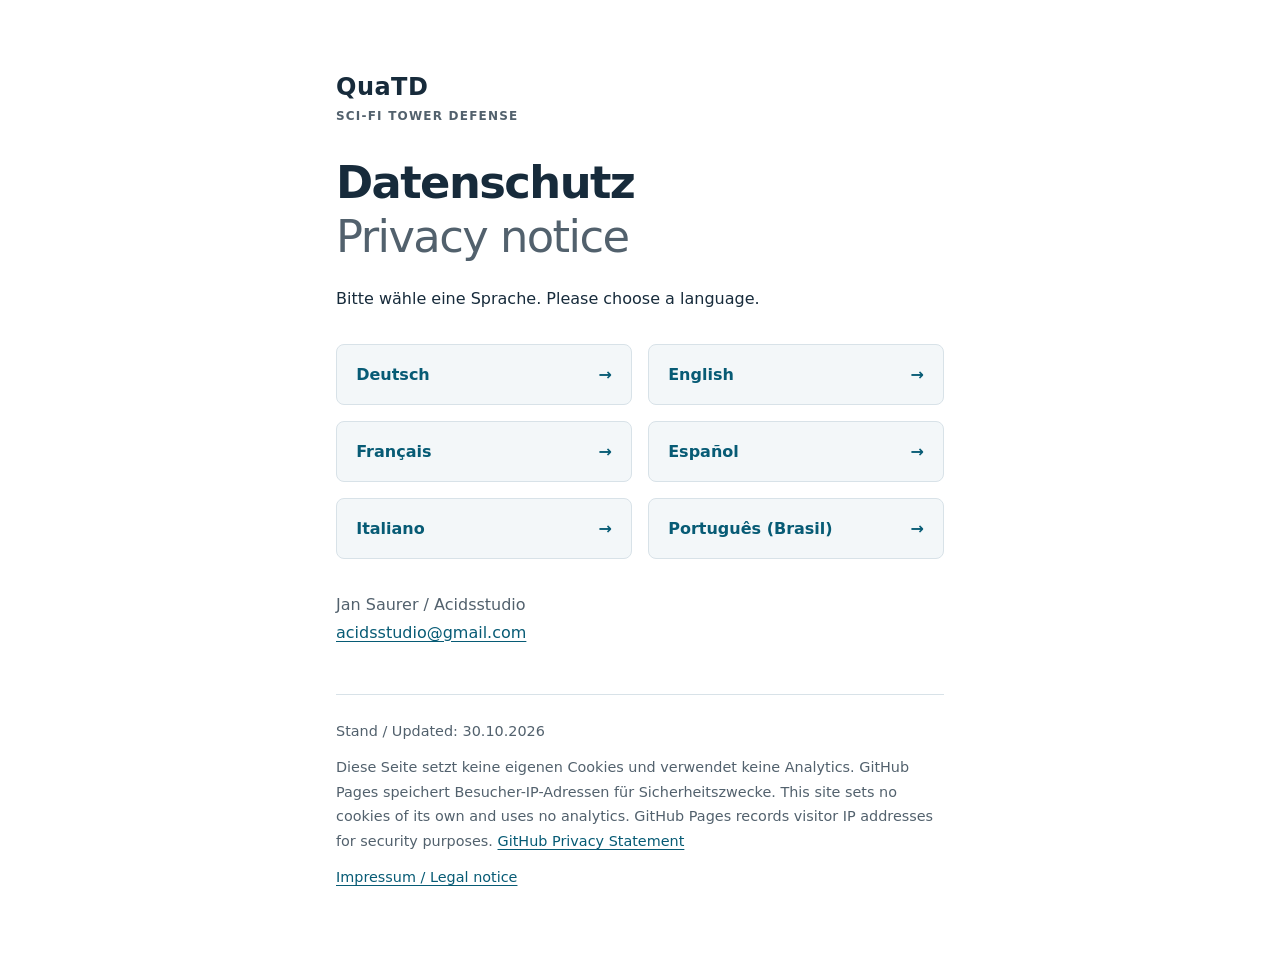
<file: index.html>
<!doctype html>
<html lang="de">
<head>
  <meta charset="utf-8">
  <meta name="viewport" content="width=device-width, initial-scale=1">
  <meta name="referrer" content="no-referrer">
  <meta name="description" content="Datenschutzerklärung / Privacy notice für QuaTD: Sci-Fi Tower Defense. Deutsch, English, Français, Español, Italiano, Português.">
  <title>QuaTD — Datenschutz / Privacy</title>
  <link rel="stylesheet" href="styles.css">

<link rel="alternate" hreflang="de" href="de/">
<link rel="alternate" hreflang="en" href="en/">
<link rel="alternate" hreflang="fr" href="fr/">
<link rel="alternate" hreflang="es" href="es/">
<link rel="alternate" hreflang="it" href="it/">
<link rel="alternate" hreflang="pt-BR" href="pt/">
<link rel="alternate" hreflang="x-default" href="./">
</head>
<body>
  <main class="language-page">
    <p class="brand">QuaTD<span>SCI-FI TOWER DEFENSE</span></p>
    <h1>Datenschutz<br><span lang="en">Privacy notice</span></h1>
    <p>Bitte wähle eine Sprache. <span lang="en">Please choose a language.</span></p>
    <nav class="language-options" aria-label="Sprache / Language"><a href="de/" lang="de" hreflang="de">Deutsch <span aria-hidden="true">→</span></a><a href="en/" lang="en" hreflang="en">English <span aria-hidden="true">→</span></a><a href="fr/" lang="fr" hreflang="fr">Français <span aria-hidden="true">→</span></a><a href="es/" lang="es" hreflang="es">Español <span aria-hidden="true">→</span></a><a href="it/" lang="it" hreflang="it">Italiano <span aria-hidden="true">→</span></a><a href="pt/" lang="pt-BR" hreflang="pt-BR">Português (Brasil) <span aria-hidden="true">→</span></a></nav>
    <p class="muted">Jan Saurer / Acidsstudio<br><a href="mailto:acidsstudio@gmail.com">acidsstudio@gmail.com</a></p>
    <footer><span>Stand / Updated: 30.10.2026</span><p>Diese Seite setzt keine eigenen Cookies und verwendet keine Analytics. GitHub Pages speichert Besucher-IP-Adressen für Sicherheitszwecke. <span lang="en">This site sets no cookies of its own and uses no analytics. GitHub Pages records visitor IP addresses for security purposes.</span> <a href="https://docs.github.com/en/site-policy/privacy-policies/github-general-privacy-statement">GitHub Privacy Statement</a></p><p><a href="https://acidsmedia.de/impressum.html">Impressum / Legal notice</a></p></footer>
  </main>
</body>
</html>
</file>
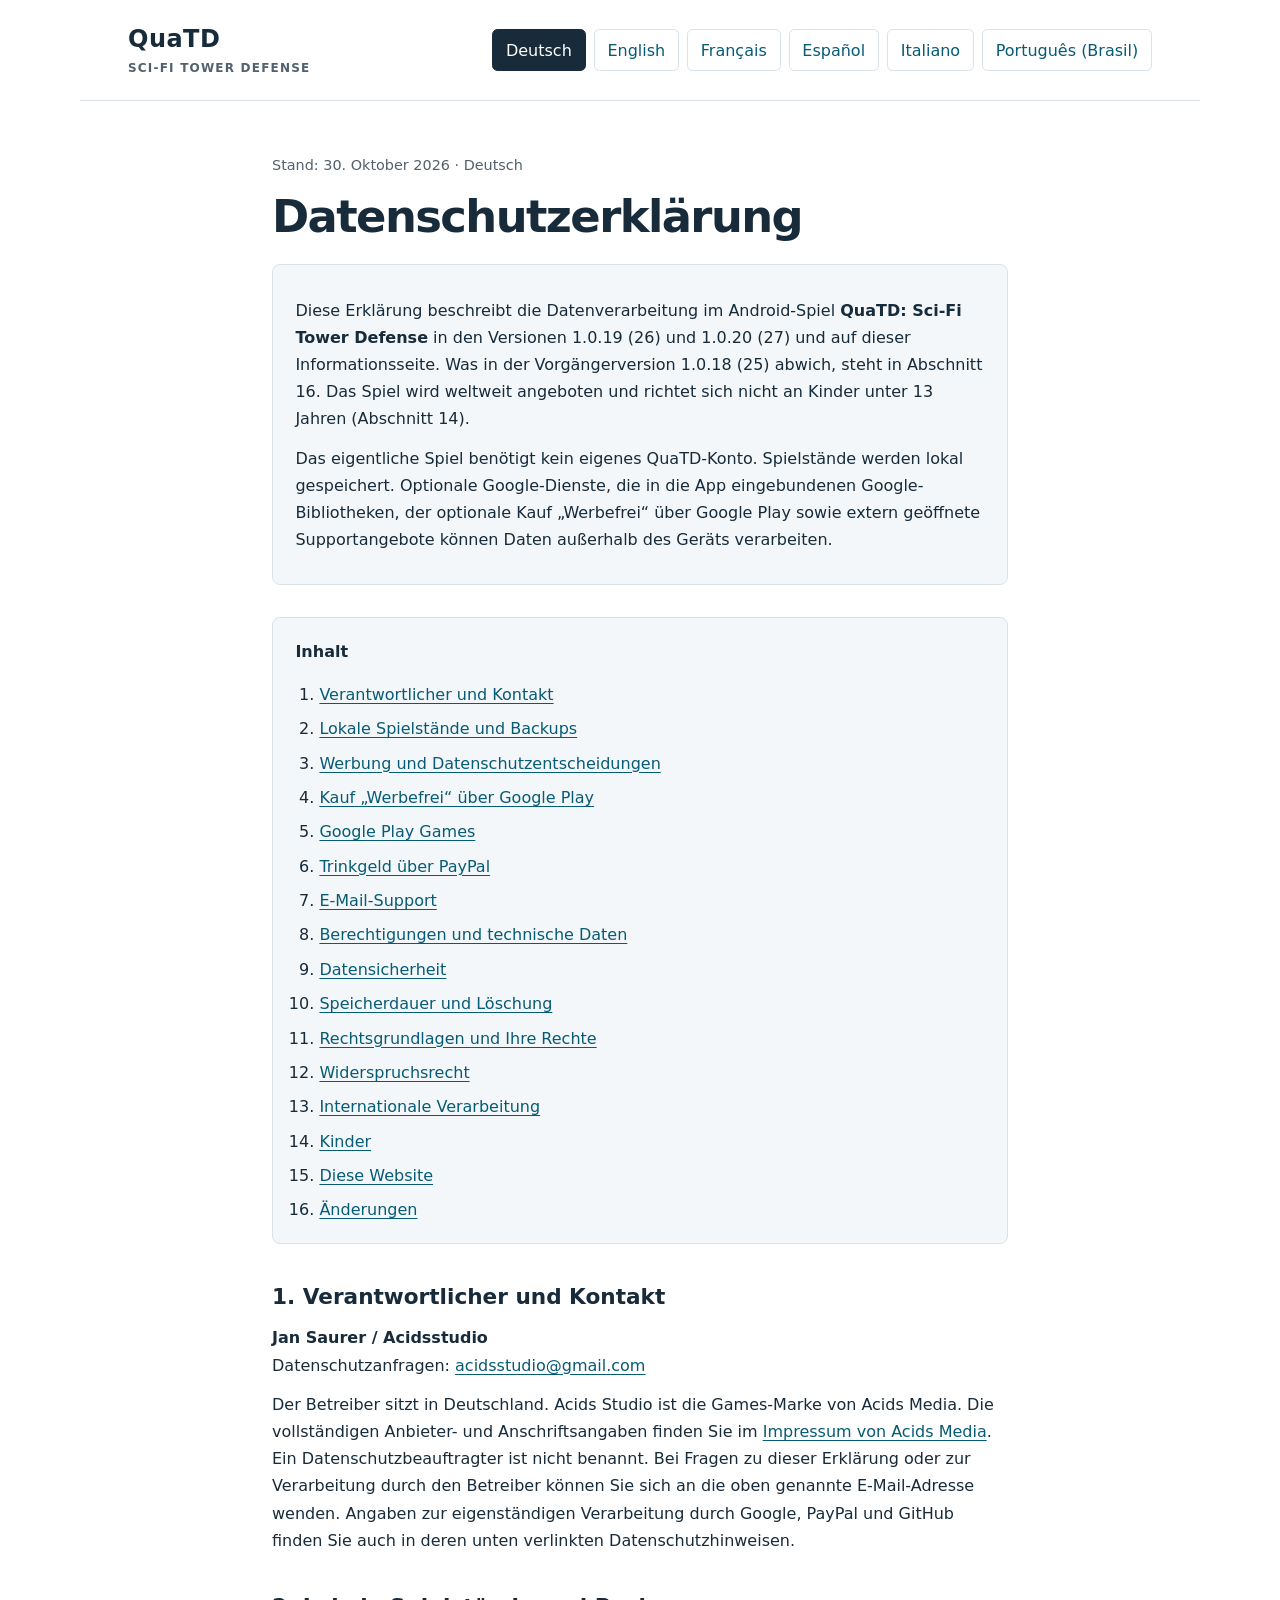
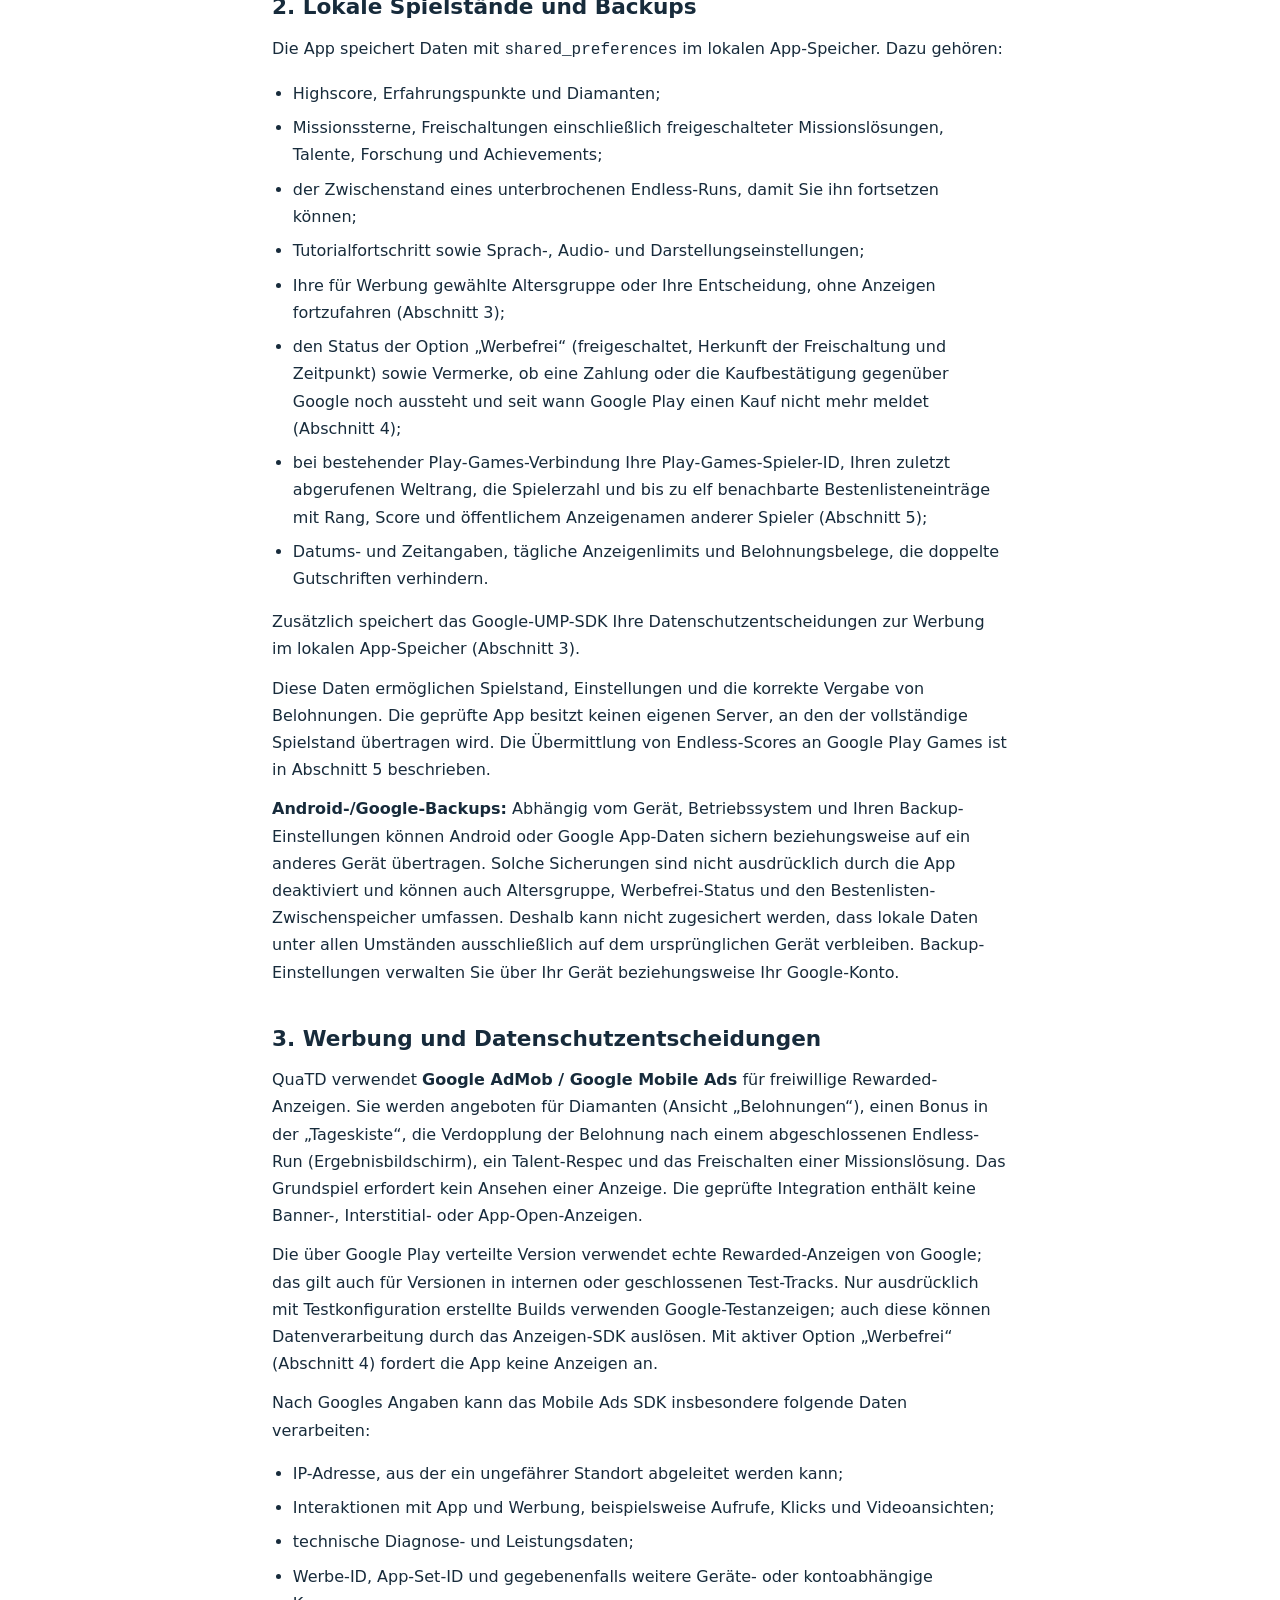
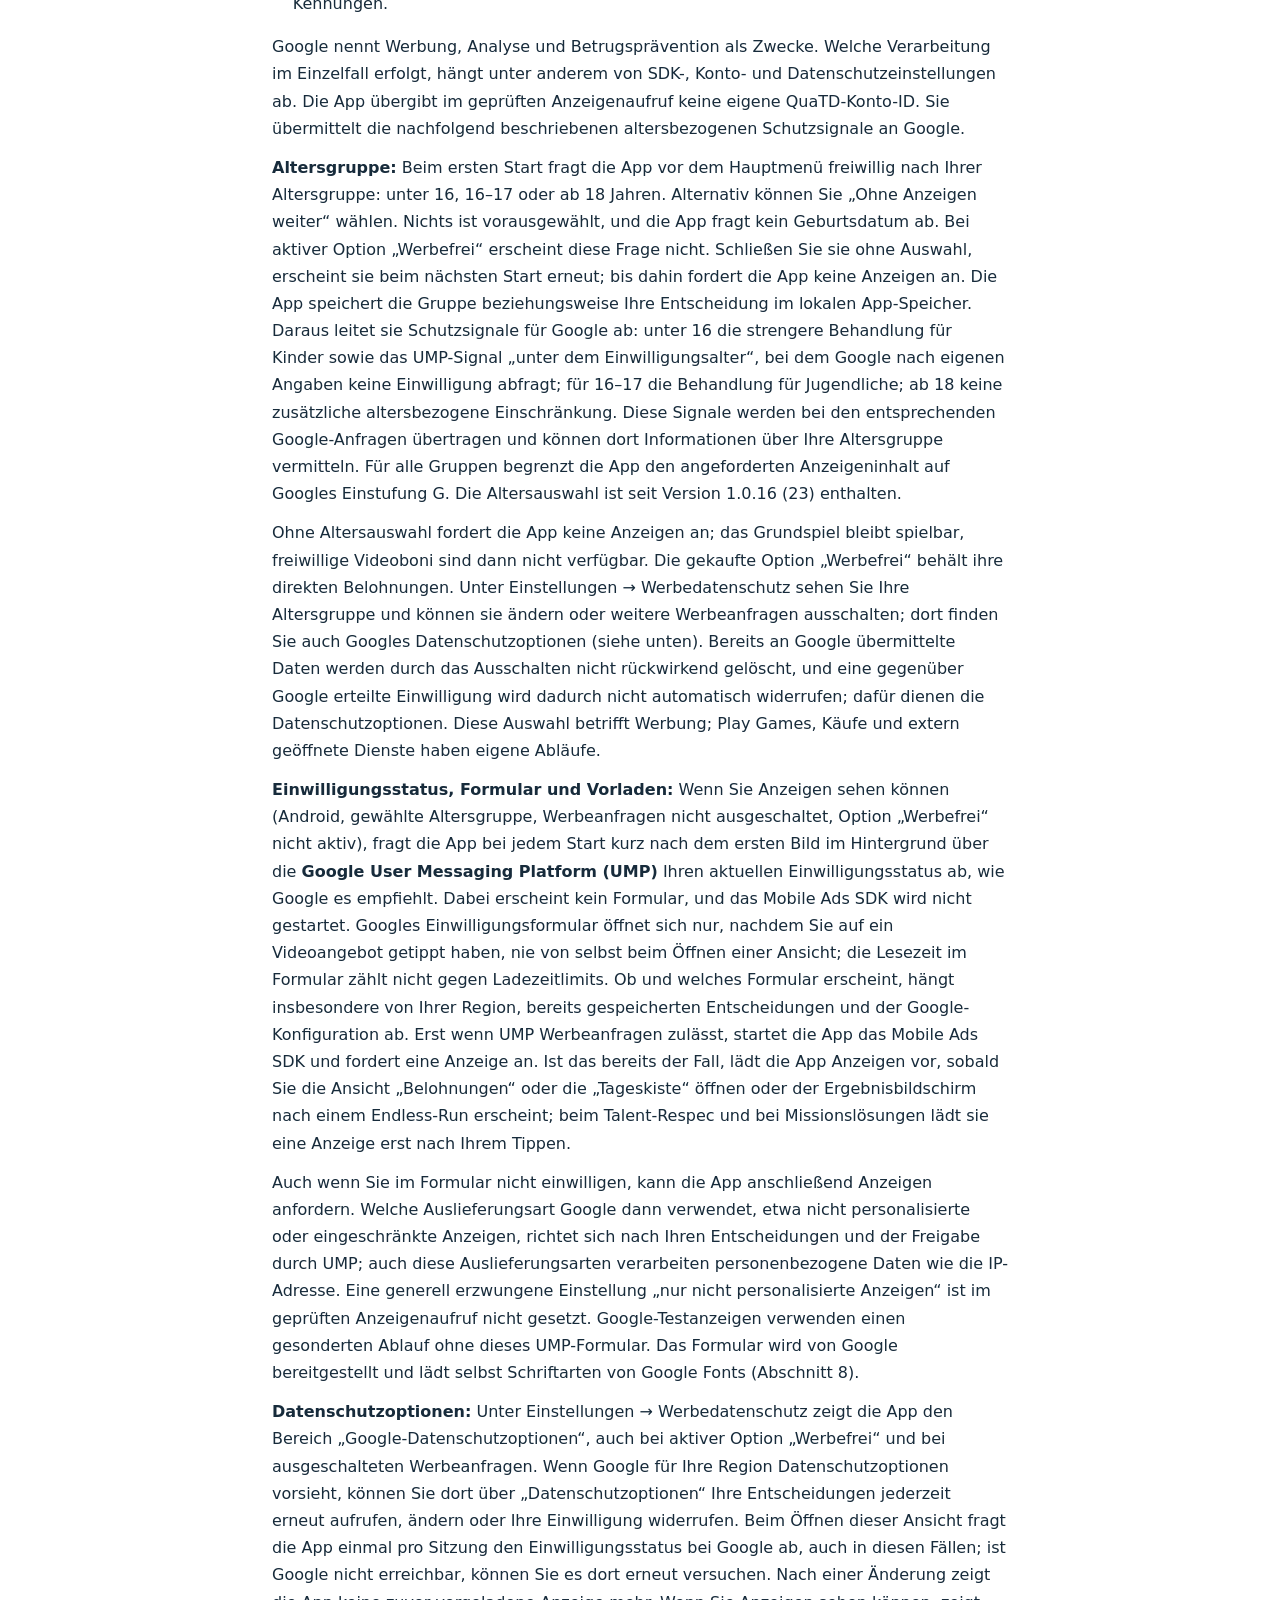
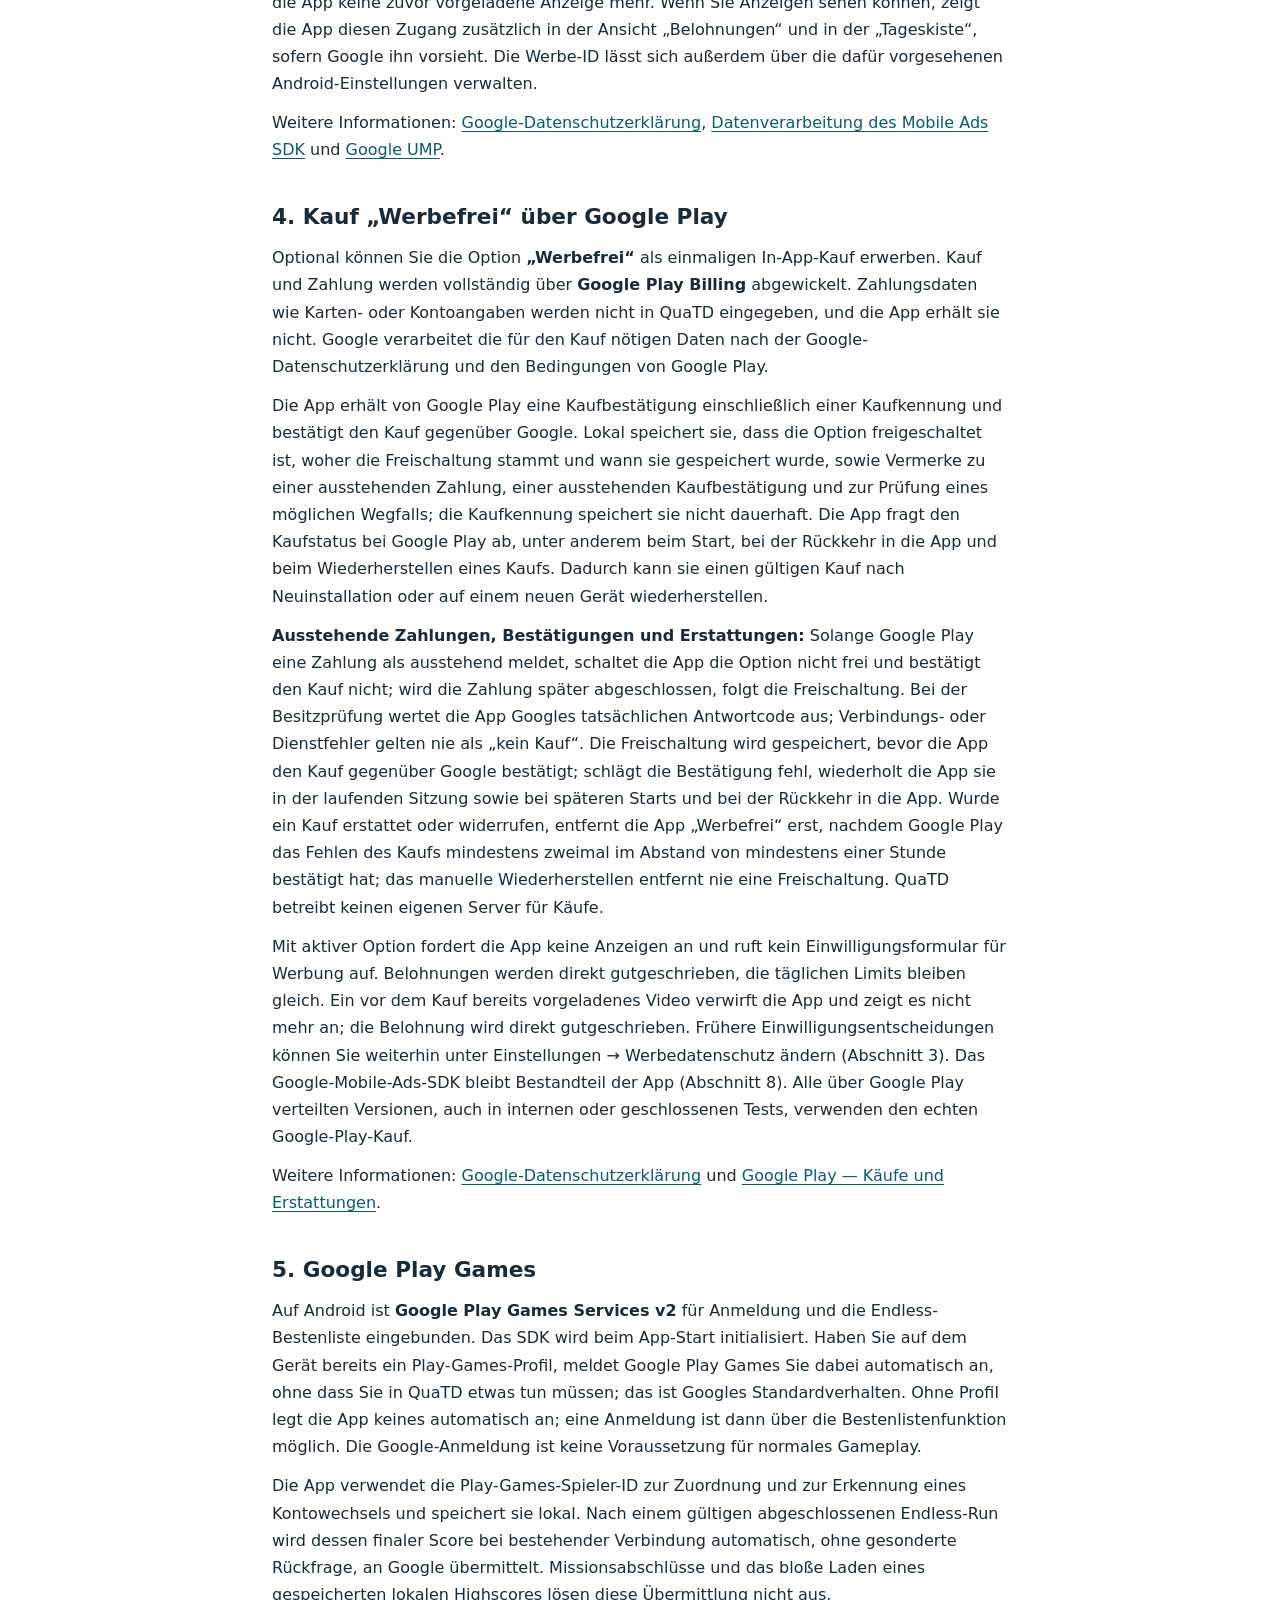
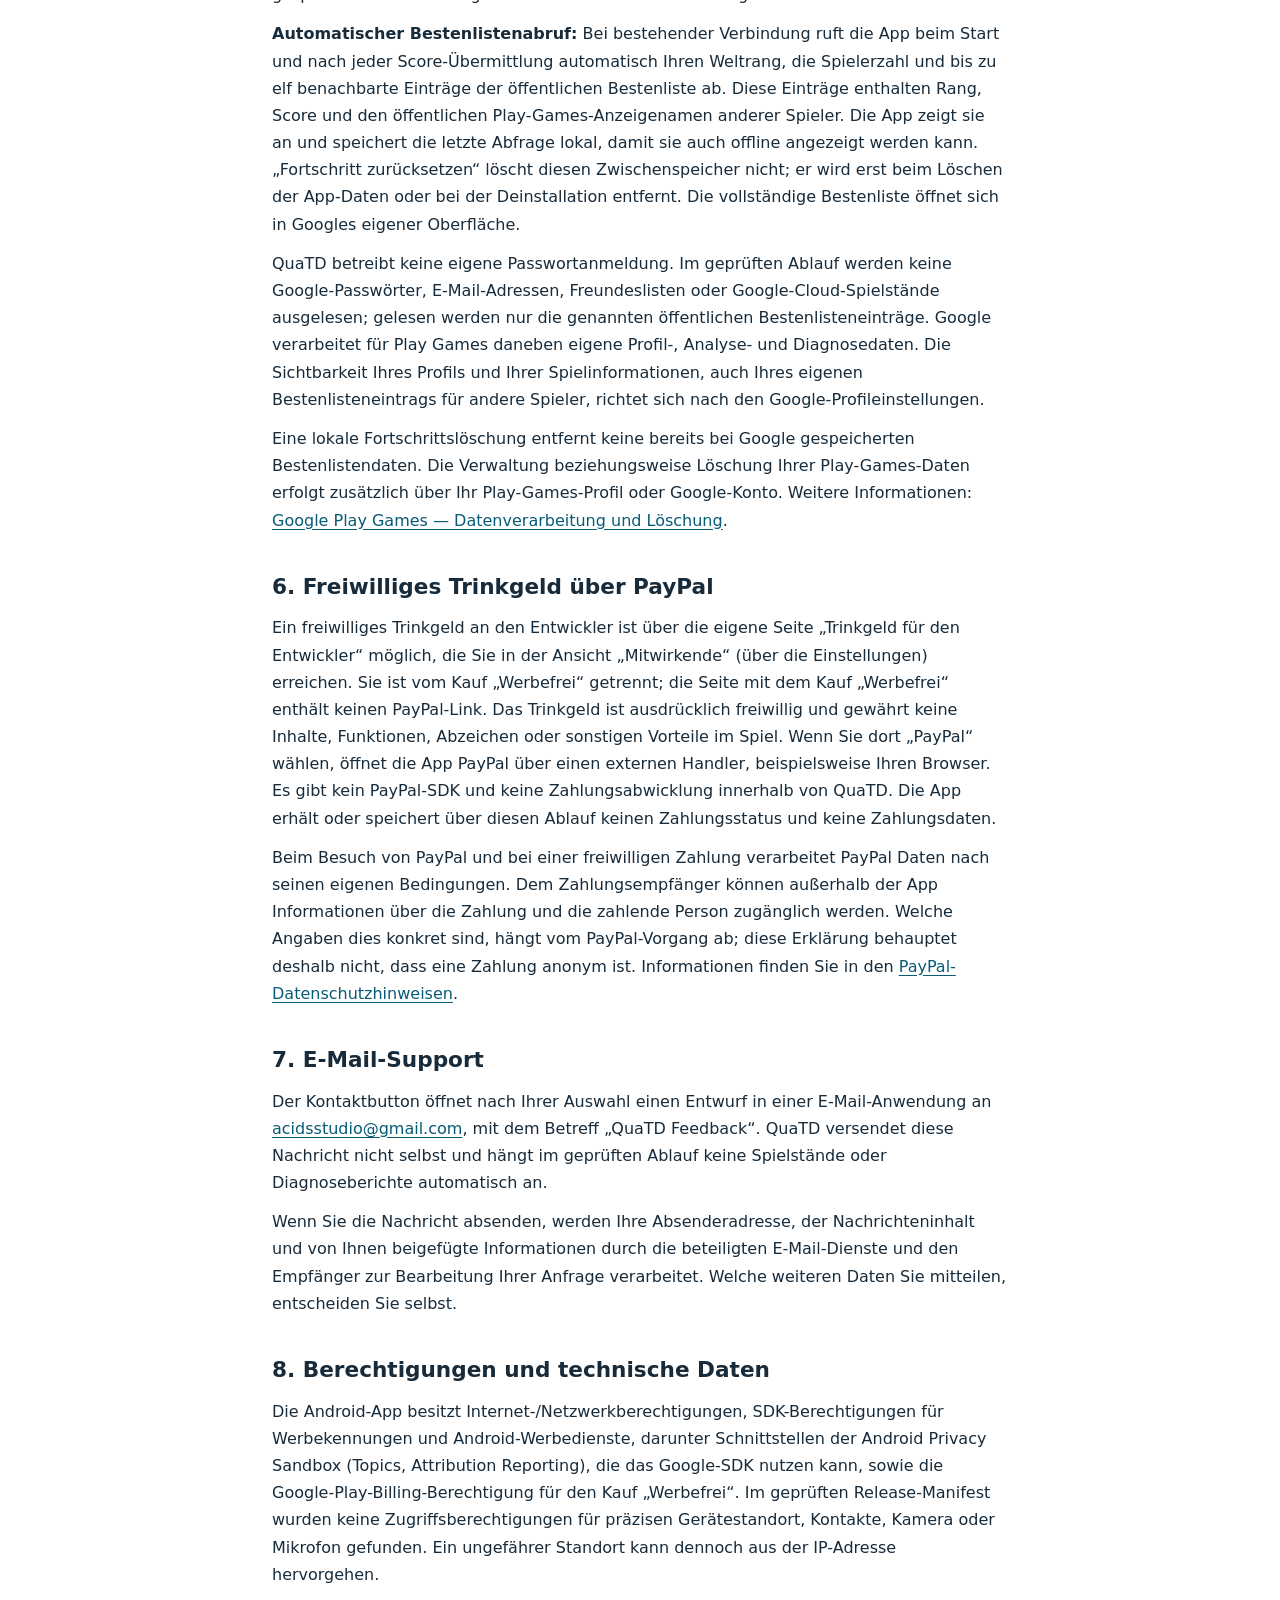
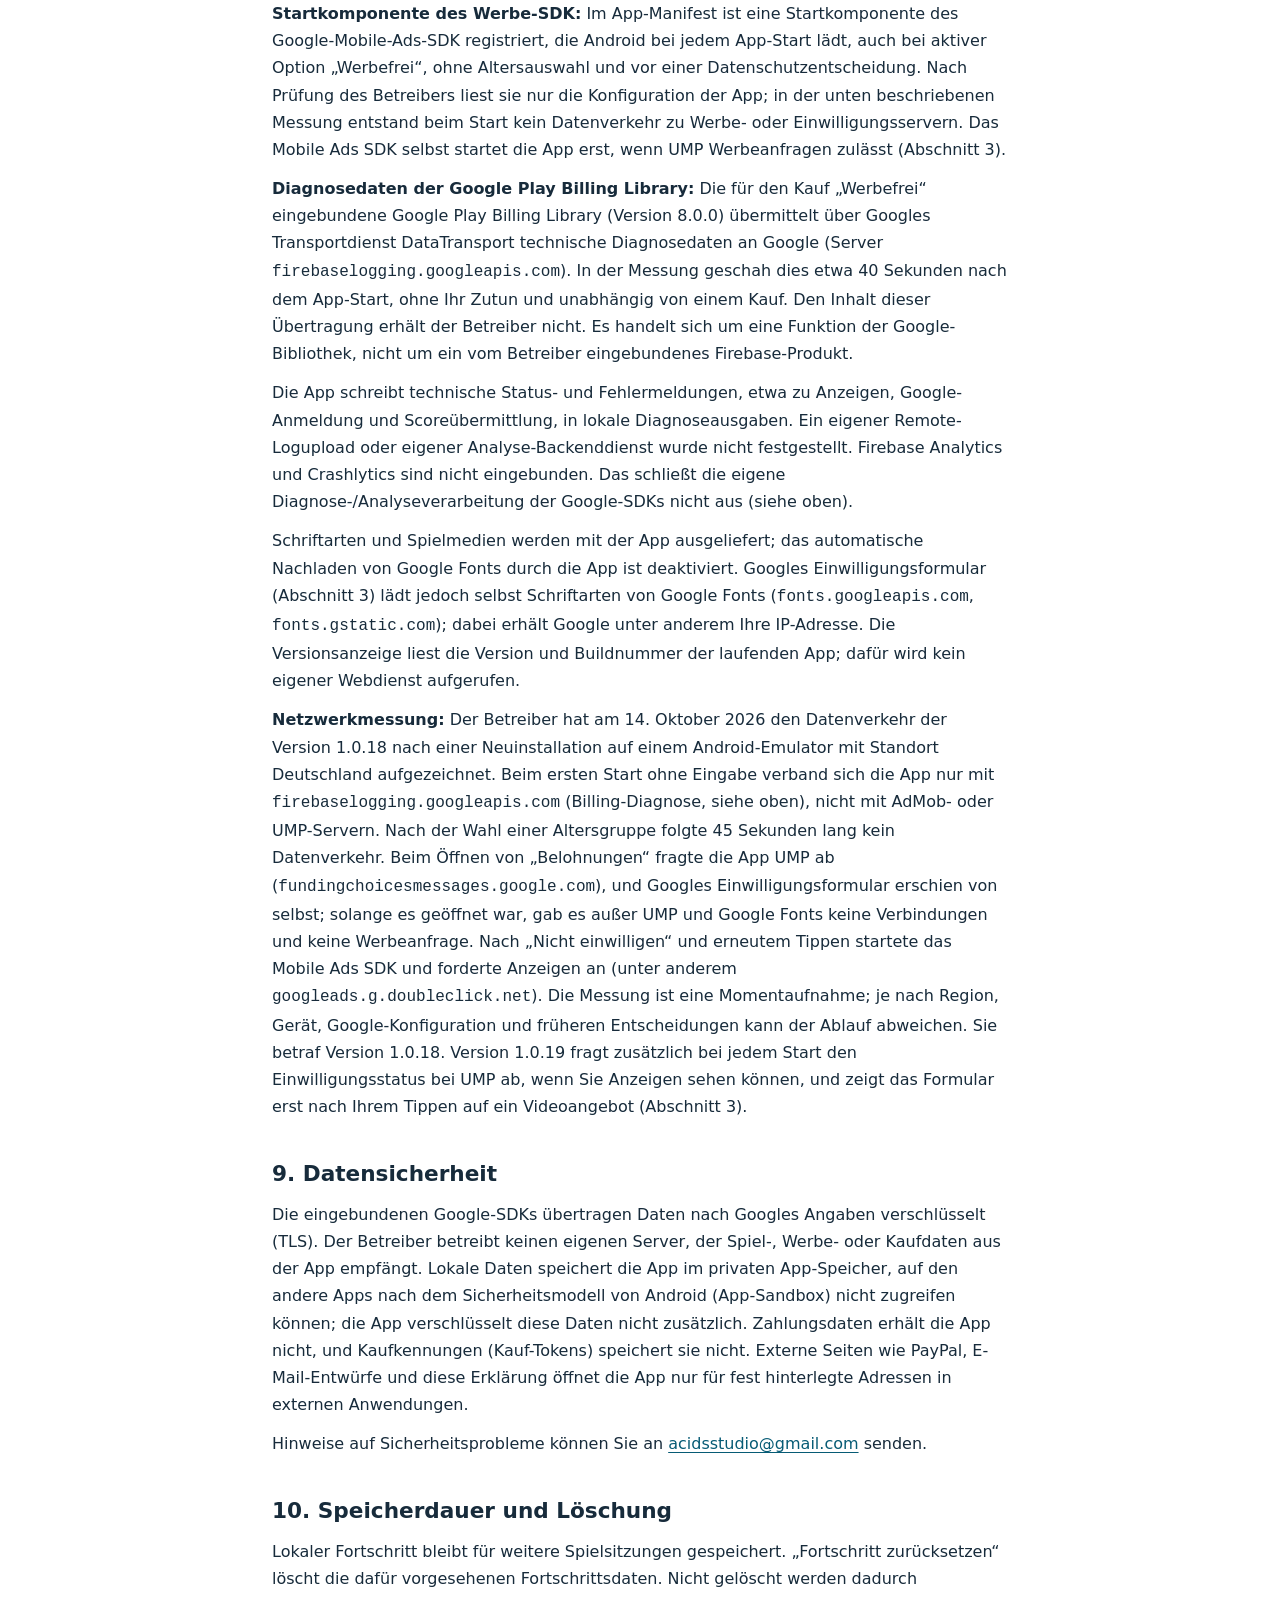
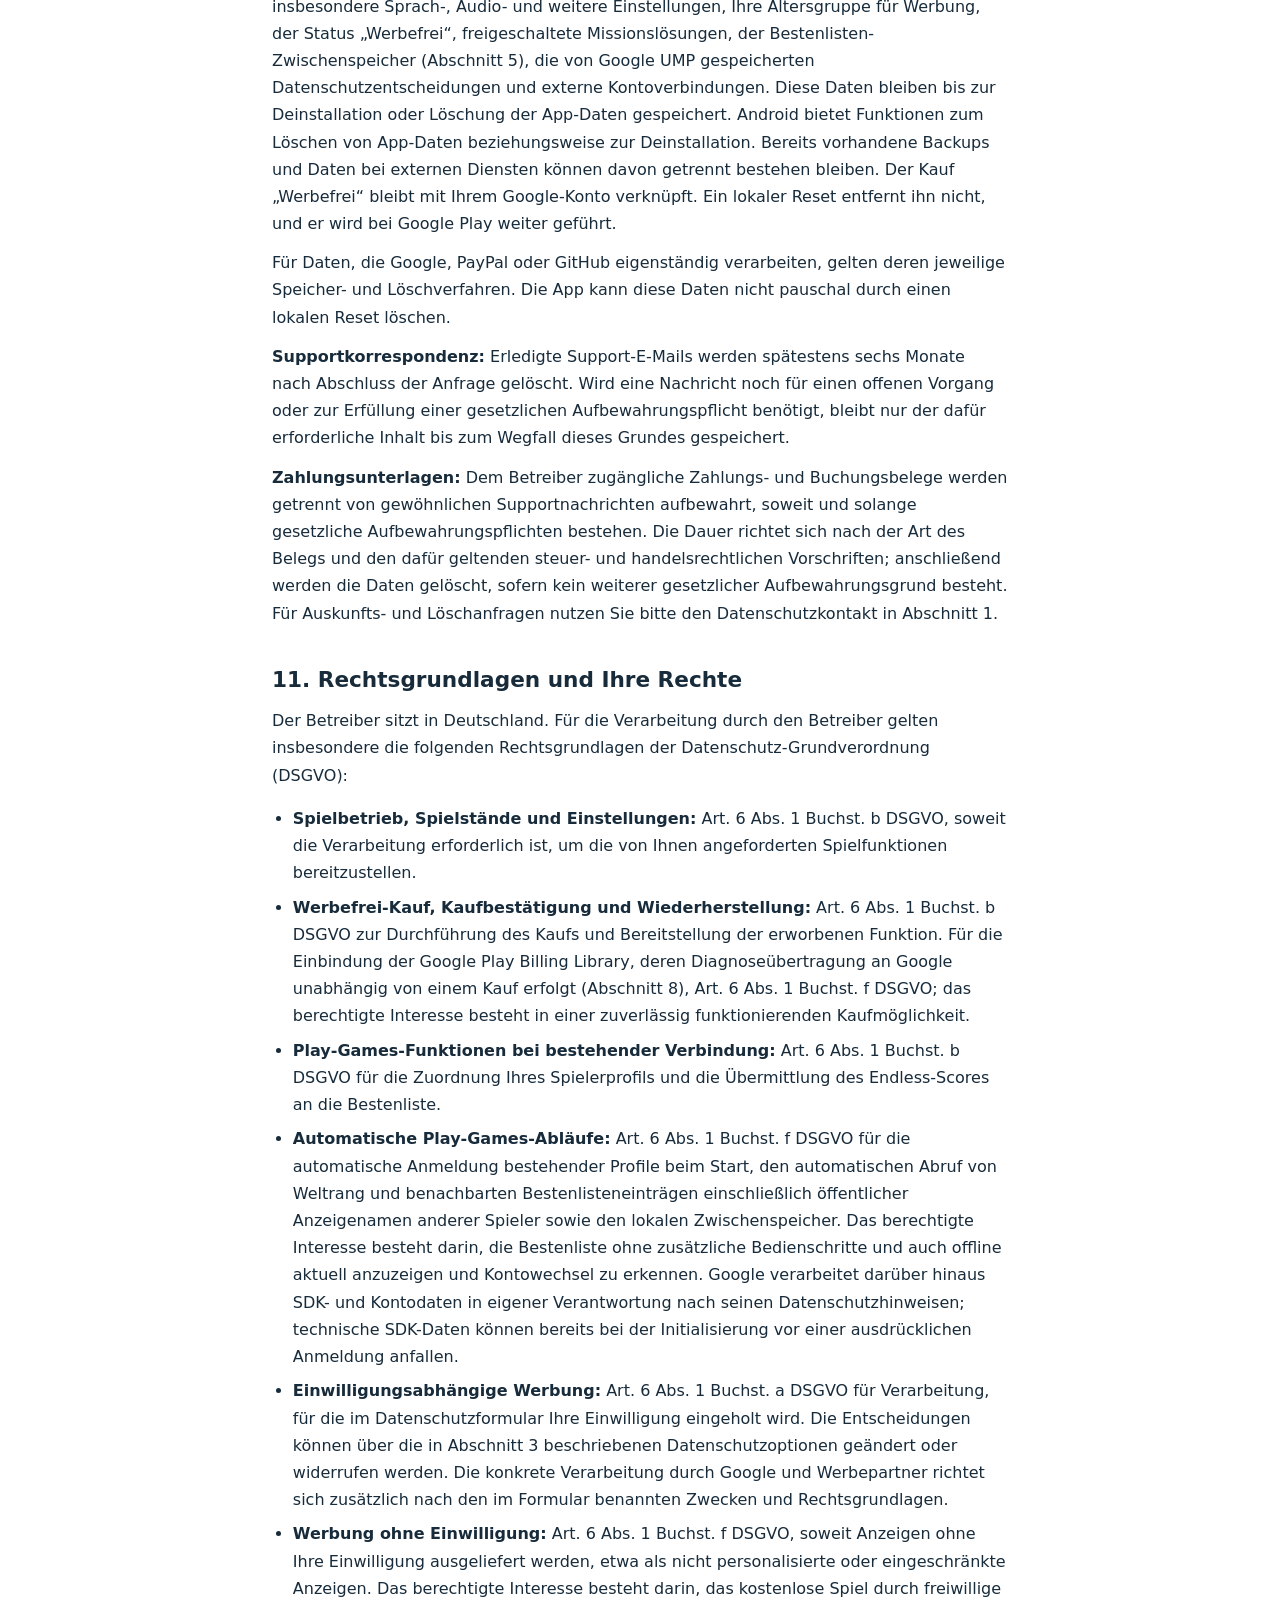
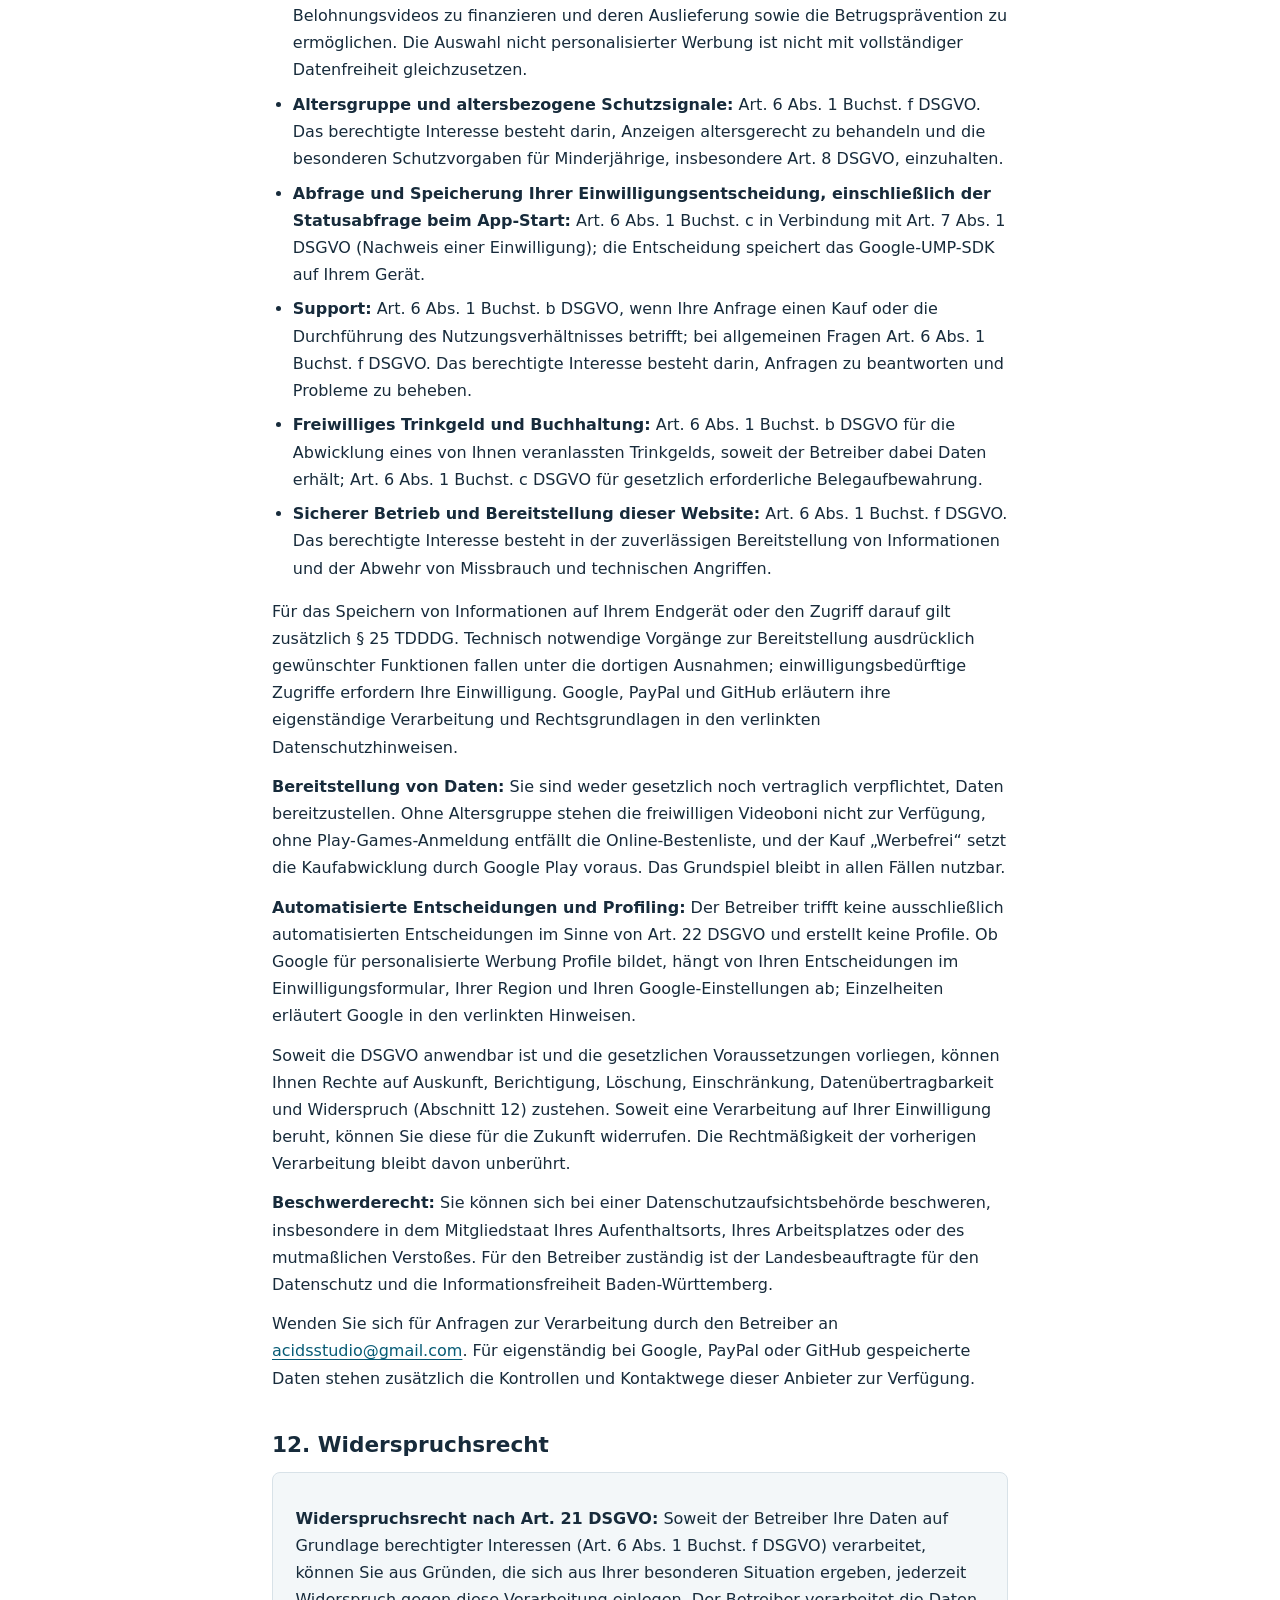
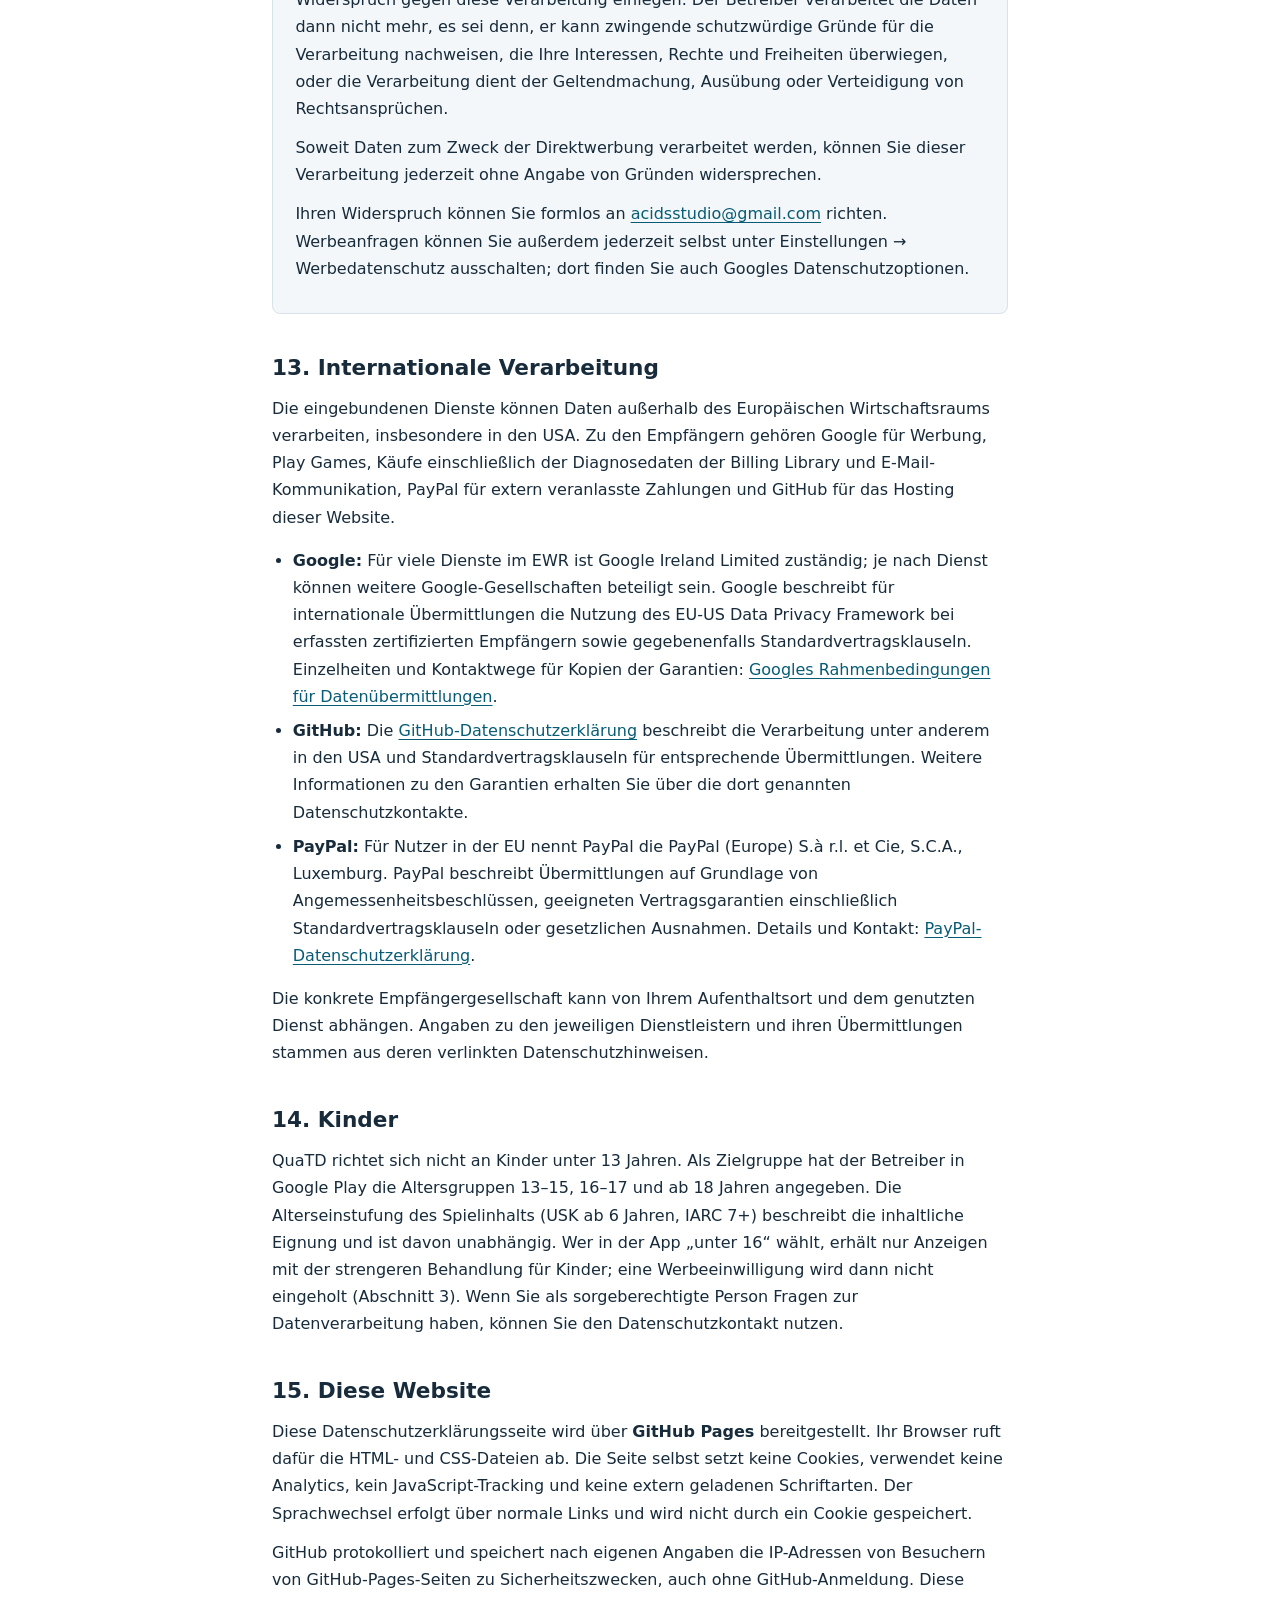
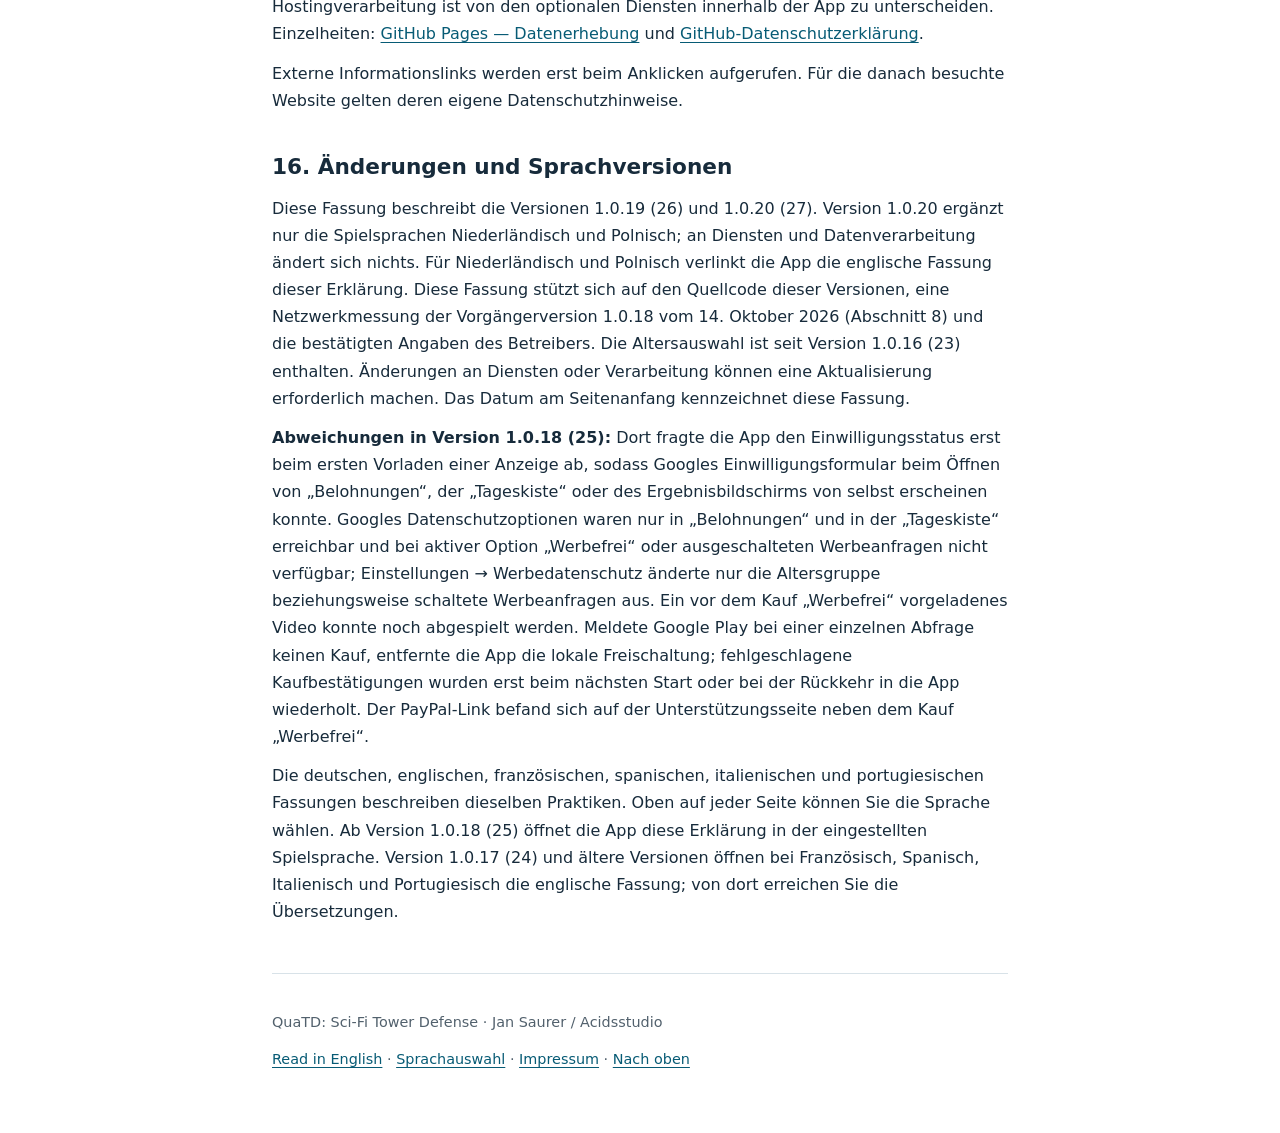
<file: de/index.html>
<!doctype html>
<html lang="de">
<head>
  <meta charset="utf-8">
  <meta name="viewport" content="width=device-width, initial-scale=1">
  <meta name="referrer" content="no-referrer">
  <meta name="description" content="Informationen zum Datenschutz bei QuaTD: Sci-Fi Tower Defense — lokale Spielstände, Google-Werbung, Kauf „Werbefrei“, Play Games und Support.">
  <title>Datenschutzerklärung — QuaTD: Sci-Fi Tower Defense</title>
  <link rel="stylesheet" href="../styles.css">

<link rel="alternate" hreflang="de" href="../de/">
<link rel="alternate" hreflang="en" href="../en/">
<link rel="alternate" hreflang="fr" href="../fr/">
<link rel="alternate" hreflang="es" href="../es/">
<link rel="alternate" hreflang="it" href="../it/">
<link rel="alternate" hreflang="pt-BR" href="../pt/">
<link rel="alternate" hreflang="x-default" href="../">
</head>
<body>
  <a class="skip" href="#inhalt">Zum Inhalt</a>
  <header class="site-header">
    <p class="brand">QuaTD<span>SCI-FI TOWER DEFENSE</span></p>
    <nav class="languages" aria-label="Sprache"><a href="../de/" lang="de" hreflang="de" aria-current="page">Deutsch</a><a href="../en/" lang="en" hreflang="en">English</a><a href="../fr/" lang="fr" hreflang="fr">Français</a><a href="../es/" lang="es" hreflang="es">Español</a><a href="../it/" lang="it" hreflang="it">Italiano</a><a href="../pt/" lang="pt-BR" hreflang="pt-BR">Português (Brasil)</a></nav>
  </header>
  <main id="inhalt">
    <p class="meta">Stand: 30. Oktober 2026 · Deutsch</p>
    <h1>Datenschutzerklärung</h1>
    <div class="intro"><p>Diese Erklärung beschreibt die Datenverarbeitung im Android-Spiel <strong>QuaTD: Sci-Fi Tower Defense</strong> in den Versionen 1.0.19 (26) und 1.0.20 (27) und auf dieser Informationsseite. Was in der Vorgängerversion 1.0.18 (25) abwich, steht in Abschnitt 16. Das Spiel wird weltweit angeboten und richtet sich nicht an Kinder unter 13 Jahren (Abschnitt 14).</p><p>Das eigentliche Spiel benötigt kein eigenes QuaTD-Konto. Spielstände werden lokal gespeichert. Optionale Google-Dienste, die in die App eingebundenen Google-Bibliotheken, der optionale Kauf „Werbefrei“ über Google Play sowie extern geöffnete Supportangebote können Daten außerhalb des Geräts verarbeiten.</p></div>
    <nav class="toc" aria-label="Inhalt"><strong>Inhalt</strong><ol>
      <li><a href="#verantwortlicher">Verantwortlicher und Kontakt</a></li><li><a href="#lokal">Lokale Spielstände und Backups</a></li><li><a href="#werbung">Werbung und Datenschutzentscheidungen</a></li><li><a href="#werbefrei">Kauf „Werbefrei“ über Google Play</a></li><li><a href="#play-games">Google Play Games</a></li><li><a href="#paypal">Trinkgeld über PayPal</a></li><li><a href="#email">E-Mail-Support</a></li><li><a href="#technik">Berechtigungen und technische Daten</a></li><li><a href="#sicherheit">Datensicherheit</a></li><li><a href="#speicherung">Speicherdauer und Löschung</a></li><li><a href="#recht">Rechtsgrundlagen und Ihre Rechte</a></li><li><a href="#widerspruch">Widerspruchsrecht</a></li><li><a href="#international">Internationale Verarbeitung</a></li><li><a href="#kinder">Kinder</a></li><li><a href="#website">Diese Website</a></li><li><a href="#aenderungen">Änderungen</a></li>
    </ol></nav>
    <section id="verantwortlicher"><h2>1. Verantwortlicher und Kontakt</h2><p><strong>Jan Saurer / Acidsstudio</strong><br>Datenschutzanfragen: <a href="mailto:acidsstudio@gmail.com">acidsstudio@gmail.com</a></p><p>Der Betreiber sitzt in Deutschland. Acids Studio ist die Games-Marke von Acids Media. Die vollständigen Anbieter- und Anschriftsangaben finden Sie im <a href="https://acidsmedia.de/impressum.html">Impressum von Acids Media</a>. Ein Datenschutzbeauftragter ist nicht benannt. Bei Fragen zu dieser Erklärung oder zur Verarbeitung durch den Betreiber können Sie sich an die oben genannte E-Mail-Adresse wenden. Angaben zur eigenständigen Verarbeitung durch Google, PayPal und GitHub finden Sie auch in deren unten verlinkten Datenschutzhinweisen.</p></section>
    <section id="lokal"><h2>2. Lokale Spielstände und Backups</h2><p>Die App speichert Daten mit <code>shared_preferences</code> im lokalen App-Speicher. Dazu gehören:</p><ul><li>Highscore, Erfahrungspunkte und Diamanten;</li><li>Missionssterne, Freischaltungen einschließlich freigeschalteter Missionslösungen, Talente, Forschung und Achievements;</li><li>der Zwischenstand eines unterbrochenen Endless-Runs, damit Sie ihn fortsetzen können;</li><li>Tutorialfortschritt sowie Sprach-, Audio- und Darstellungseinstellungen;</li><li>Ihre für Werbung gewählte Altersgruppe oder Ihre Entscheidung, ohne Anzeigen fortzufahren (Abschnitt 3);</li><li>den Status der Option „Werbefrei“ (freigeschaltet, Herkunft der Freischaltung und Zeitpunkt) sowie Vermerke, ob eine Zahlung oder die Kaufbestätigung gegenüber Google noch aussteht und seit wann Google Play einen Kauf nicht mehr meldet (Abschnitt 4);</li><li>bei bestehender Play-Games-Verbindung Ihre Play-Games-Spieler-ID, Ihren zuletzt abgerufenen Weltrang, die Spielerzahl und bis zu elf benachbarte Bestenlisteneinträge mit Rang, Score und öffentlichem Anzeigenamen anderer Spieler (Abschnitt 5);</li><li>Datums- und Zeitangaben, tägliche Anzeigenlimits und Belohnungsbelege, die doppelte Gutschriften verhindern.</li></ul><p>Zusätzlich speichert das Google-UMP-SDK Ihre Datenschutzentscheidungen zur Werbung im lokalen App-Speicher (Abschnitt 3).</p><p>Diese Daten ermöglichen Spielstand, Einstellungen und die korrekte Vergabe von Belohnungen. Die geprüfte App besitzt keinen eigenen Server, an den der vollständige Spielstand übertragen wird. Die Übermittlung von Endless-Scores an Google Play Games ist in Abschnitt 5 beschrieben.</p><p><strong>Android-/Google-Backups:</strong> Abhängig vom Gerät, Betriebssystem und Ihren Backup-Einstellungen können Android oder Google App-Daten sichern beziehungsweise auf ein anderes Gerät übertragen. Solche Sicherungen sind nicht ausdrücklich durch die App deaktiviert und können auch Altersgruppe, Werbefrei-Status und den Bestenlisten-Zwischenspeicher umfassen. Deshalb kann nicht zugesichert werden, dass lokale Daten unter allen Umständen ausschließlich auf dem ursprünglichen Gerät verbleiben. Backup-Einstellungen verwalten Sie über Ihr Gerät beziehungsweise Ihr Google-Konto.</p></section>
    <section id="werbung"><h2>3. Werbung und Datenschutzentscheidungen</h2><p>QuaTD verwendet <strong>Google AdMob / Google Mobile Ads</strong> für freiwillige Rewarded-Anzeigen. Sie werden angeboten für Diamanten (Ansicht „Belohnungen“), einen Bonus in der „Tageskiste“, die Verdopplung der Belohnung nach einem abgeschlossenen Endless-Run (Ergebnisbildschirm), ein Talent-Respec und das Freischalten einer Missionslösung. Das Grundspiel erfordert kein Ansehen einer Anzeige. Die geprüfte Integration enthält keine Banner-, Interstitial- oder App-Open-Anzeigen.</p><p>Die über Google Play verteilte Version verwendet echte Rewarded-Anzeigen von Google; das gilt auch für Versionen in internen oder geschlossenen Test-Tracks. Nur ausdrücklich mit Testkonfiguration erstellte Builds verwenden Google-Testanzeigen; auch diese können Datenverarbeitung durch das Anzeigen-SDK auslösen. Mit aktiver Option „Werbefrei“ (Abschnitt 4) fordert die App keine Anzeigen an.</p><p>Nach Googles Angaben kann das Mobile Ads SDK insbesondere folgende Daten verarbeiten:</p><ul><li>IP-Adresse, aus der ein ungefährer Standort abgeleitet werden kann;</li><li>Interaktionen mit App und Werbung, beispielsweise Aufrufe, Klicks und Videoansichten;</li><li>technische Diagnose- und Leistungsdaten;</li><li>Werbe-ID, App-Set-ID und gegebenenfalls weitere Geräte- oder kontoabhängige Kennungen.</li></ul><p>Google nennt Werbung, Analyse und Betrugsprävention als Zwecke. Welche Verarbeitung im Einzelfall erfolgt, hängt unter anderem von SDK-, Konto- und Datenschutzeinstellungen ab. Die App übergibt im geprüften Anzeigenaufruf keine eigene QuaTD-Konto-ID. Sie übermittelt die nachfolgend beschriebenen altersbezogenen Schutzsignale an Google.</p><p><strong>Altersgruppe:</strong> Beim ersten Start fragt die App vor dem Hauptmenü freiwillig nach Ihrer Altersgruppe: unter 16, 16–17 oder ab 18 Jahren. Alternativ können Sie „Ohne Anzeigen weiter“ wählen. Nichts ist vorausgewählt, und die App fragt kein Geburtsdatum ab. Bei aktiver Option „Werbefrei“ erscheint diese Frage nicht. Schließen Sie sie ohne Auswahl, erscheint sie beim nächsten Start erneut; bis dahin fordert die App keine Anzeigen an. Die App speichert die Gruppe beziehungsweise Ihre Entscheidung im lokalen App-Speicher. Daraus leitet sie Schutzsignale für Google ab: unter 16 die strengere Behandlung für Kinder sowie das UMP-Signal „unter dem Einwilligungsalter“, bei dem Google nach eigenen Angaben keine Einwilligung abfragt; für 16–17 die Behandlung für Jugendliche; ab 18 keine zusätzliche altersbezogene Einschränkung. Diese Signale werden bei den entsprechenden Google-Anfragen übertragen und können dort Informationen über Ihre Altersgruppe vermitteln. Für alle Gruppen begrenzt die App den angeforderten Anzeigeninhalt auf Googles Einstufung G. Die Altersauswahl ist seit Version 1.0.16 (23) enthalten.</p><p>Ohne Altersauswahl fordert die App keine Anzeigen an; das Grundspiel bleibt spielbar, freiwillige Videoboni sind dann nicht verfügbar. Die gekaufte Option „Werbefrei“ behält ihre direkten Belohnungen. Unter Einstellungen → Werbedatenschutz sehen Sie Ihre Altersgruppe und können sie ändern oder weitere Werbeanfragen ausschalten; dort finden Sie auch Googles Datenschutzoptionen (siehe unten). Bereits an Google übermittelte Daten werden durch das Ausschalten nicht rückwirkend gelöscht, und eine gegenüber Google erteilte Einwilligung wird dadurch nicht automatisch widerrufen; dafür dienen die Datenschutzoptionen. Diese Auswahl betrifft Werbung; Play Games, Käufe und extern geöffnete Dienste haben eigene Abläufe.</p><p><strong>Einwilligungsstatus, Formular und Vorladen:</strong> Wenn Sie Anzeigen sehen können (Android, gewählte Altersgruppe, Werbeanfragen nicht ausgeschaltet, Option „Werbefrei“ nicht aktiv), fragt die App bei jedem Start kurz nach dem ersten Bild im Hintergrund über die <strong>Google User Messaging Platform (UMP)</strong> Ihren aktuellen Einwilligungsstatus ab, wie Google es empfiehlt. Dabei erscheint kein Formular, und das Mobile Ads SDK wird nicht gestartet. Googles Einwilligungsformular öffnet sich nur, nachdem Sie auf ein Videoangebot getippt haben, nie von selbst beim Öffnen einer Ansicht; die Lesezeit im Formular zählt nicht gegen Ladezeitlimits. Ob und welches Formular erscheint, hängt insbesondere von Ihrer Region, bereits gespeicherten Entscheidungen und der Google-Konfiguration ab. Erst wenn UMP Werbeanfragen zulässt, startet die App das Mobile Ads SDK und fordert eine Anzeige an. Ist das bereits der Fall, lädt die App Anzeigen vor, sobald Sie die Ansicht „Belohnungen“ oder die „Tageskiste“ öffnen oder der Ergebnisbildschirm nach einem Endless-Run erscheint; beim Talent-Respec und bei Missionslösungen lädt sie eine Anzeige erst nach Ihrem Tippen.</p><p>Auch wenn Sie im Formular nicht einwilligen, kann die App anschließend Anzeigen anfordern. Welche Auslieferungsart Google dann verwendet, etwa nicht personalisierte oder eingeschränkte Anzeigen, richtet sich nach Ihren Entscheidungen und der Freigabe durch UMP; auch diese Auslieferungsarten verarbeiten personenbezogene Daten wie die IP-Adresse. Eine generell erzwungene Einstellung „nur nicht personalisierte Anzeigen“ ist im geprüften Anzeigenaufruf nicht gesetzt. Google-Testanzeigen verwenden einen gesonderten Ablauf ohne dieses UMP-Formular. Das Formular wird von Google bereitgestellt und lädt selbst Schriftarten von Google Fonts (Abschnitt 8).</p><p><strong>Datenschutzoptionen:</strong> Unter Einstellungen → Werbedatenschutz zeigt die App den Bereich „Google-Datenschutzoptionen“, auch bei aktiver Option „Werbefrei“ und bei ausgeschalteten Werbeanfragen. Wenn Google für Ihre Region Datenschutzoptionen vorsieht, können Sie dort über „Datenschutzoptionen“ Ihre Entscheidungen jederzeit erneut aufrufen, ändern oder Ihre Einwilligung widerrufen. Beim Öffnen dieser Ansicht fragt die App einmal pro Sitzung den Einwilligungsstatus bei Google ab, auch in diesen Fällen; ist Google nicht erreichbar, können Sie es dort erneut versuchen. Nach einer Änderung zeigt die App keine zuvor vorgeladene Anzeige mehr. Wenn Sie Anzeigen sehen können, zeigt die App diesen Zugang zusätzlich in der Ansicht „Belohnungen“ und in der „Tageskiste“, sofern Google ihn vorsieht. Die Werbe-ID lässt sich außerdem über die dafür vorgesehenen Android-Einstellungen verwalten.</p><p>Weitere Informationen: <a href="https://policies.google.com/privacy">Google-Datenschutzerklärung</a>, <a href="https://developers.google.com/admob/android/privacy/play-data-disclosure">Datenverarbeitung des Mobile Ads SDK</a> und <a href="https://developers.google.com/admob/flutter/privacy">Google UMP</a>.</p></section>
    <section id="werbefrei"><h2>4. Kauf „Werbefrei“ über Google Play</h2><p>Optional können Sie die Option <strong>„Werbefrei“</strong> als einmaligen In-App-Kauf erwerben. Kauf und Zahlung werden vollständig über <strong>Google Play Billing</strong> abgewickelt. Zahlungsdaten wie Karten- oder Kontoangaben werden nicht in QuaTD eingegeben, und die App erhält sie nicht. Google verarbeitet die für den Kauf nötigen Daten nach der Google-Datenschutzerklärung und den Bedingungen von Google Play.</p><p>Die App erhält von Google Play eine Kaufbestätigung einschließlich einer Kaufkennung und bestätigt den Kauf gegenüber Google. Lokal speichert sie, dass die Option freigeschaltet ist, woher die Freischaltung stammt und wann sie gespeichert wurde, sowie Vermerke zu einer ausstehenden Zahlung, einer ausstehenden Kaufbestätigung und zur Prüfung eines möglichen Wegfalls; die Kaufkennung speichert sie nicht dauerhaft. Die App fragt den Kaufstatus bei Google Play ab, unter anderem beim Start, bei der Rückkehr in die App und beim Wiederherstellen eines Kaufs. Dadurch kann sie einen gültigen Kauf nach Neuinstallation oder auf einem neuen Gerät wiederherstellen.</p><p><strong>Ausstehende Zahlungen, Bestätigungen und Erstattungen:</strong> Solange Google Play eine Zahlung als ausstehend meldet, schaltet die App die Option nicht frei und bestätigt den Kauf nicht; wird die Zahlung später abgeschlossen, folgt die Freischaltung. Bei der Besitzprüfung wertet die App Googles tatsächlichen Antwortcode aus; Verbindungs- oder Dienstfehler gelten nie als „kein Kauf“. Die Freischaltung wird gespeichert, bevor die App den Kauf gegenüber Google bestätigt; schlägt die Bestätigung fehl, wiederholt die App sie in der laufenden Sitzung sowie bei späteren Starts und bei der Rückkehr in die App. Wurde ein Kauf erstattet oder widerrufen, entfernt die App „Werbefrei“ erst, nachdem Google Play das Fehlen des Kaufs mindestens zweimal im Abstand von mindestens einer Stunde bestätigt hat; das manuelle Wiederherstellen entfernt nie eine Freischaltung. QuaTD betreibt keinen eigenen Server für Käufe.</p><p>Mit aktiver Option fordert die App keine Anzeigen an und ruft kein Einwilligungsformular für Werbung auf. Belohnungen werden direkt gutgeschrieben, die täglichen Limits bleiben gleich. Ein vor dem Kauf bereits vorgeladenes Video verwirft die App und zeigt es nicht mehr an; die Belohnung wird direkt gutgeschrieben. Frühere Einwilligungsentscheidungen können Sie weiterhin unter Einstellungen → Werbedatenschutz ändern (Abschnitt 3). Das Google-Mobile-Ads-SDK bleibt Bestandteil der App (Abschnitt 8). Alle über Google Play verteilten Versionen, auch in internen oder geschlossenen Tests, verwenden den echten Google-Play-Kauf.</p><p>Weitere Informationen: <a href="https://policies.google.com/privacy">Google-Datenschutzerklärung</a> und <a href="https://support.google.com/googleplay/answer/2479637">Google Play — Käufe und Erstattungen</a>.</p></section>
    <section id="play-games"><h2>5. Google Play Games</h2><p>Auf Android ist <strong>Google Play Games Services v2</strong> für Anmeldung und die Endless-Bestenliste eingebunden. Das SDK wird beim App-Start initialisiert. Haben Sie auf dem Gerät bereits ein Play-Games-Profil, meldet Google Play Games Sie dabei automatisch an, ohne dass Sie in QuaTD etwas tun müssen; das ist Googles Standardverhalten. Ohne Profil legt die App keines automatisch an; eine Anmeldung ist dann über die Bestenlistenfunktion möglich. Die Google-Anmeldung ist keine Voraussetzung für normales Gameplay.</p><p>Die App verwendet die Play-Games-Spieler-ID zur Zuordnung und zur Erkennung eines Kontowechsels und speichert sie lokal. Nach einem gültigen abgeschlossenen Endless-Run wird dessen finaler Score bei bestehender Verbindung automatisch, ohne gesonderte Rückfrage, an Google übermittelt. Missionsabschlüsse und das bloße Laden eines gespeicherten lokalen Highscores lösen diese Übermittlung nicht aus.</p><p><strong>Automatischer Bestenlistenabruf:</strong> Bei bestehender Verbindung ruft die App beim Start und nach jeder Score-Übermittlung automatisch Ihren Weltrang, die Spielerzahl und bis zu elf benachbarte Einträge der öffentlichen Bestenliste ab. Diese Einträge enthalten Rang, Score und den öffentlichen Play-Games-Anzeigenamen anderer Spieler. Die App zeigt sie an und speichert die letzte Abfrage lokal, damit sie auch offline angezeigt werden kann. „Fortschritt zurücksetzen“ löscht diesen Zwischenspeicher nicht; er wird erst beim Löschen der App-Daten oder bei der Deinstallation entfernt. Die vollständige Bestenliste öffnet sich in Googles eigener Oberfläche.</p><p>QuaTD betreibt keine eigene Passwortanmeldung. Im geprüften Ablauf werden keine Google-Passwörter, E-Mail-Adressen, Freundeslisten oder Google-Cloud-Spielstände ausgelesen; gelesen werden nur die genannten öffentlichen Bestenlisteneinträge. Google verarbeitet für Play Games daneben eigene Profil-, Analyse- und Diagnosedaten. Die Sichtbarkeit Ihres Profils und Ihrer Spielinformationen, auch Ihres eigenen Bestenlisteneintrags für andere Spieler, richtet sich nach den Google-Profileinstellungen.</p><p>Eine lokale Fortschrittslöschung entfernt keine bereits bei Google gespeicherten Bestenlistendaten. Die Verwaltung beziehungsweise Löschung Ihrer Play-Games-Daten erfolgt zusätzlich über Ihr Play-Games-Profil oder Google-Konto. Weitere Informationen: <a href="https://developer.android.com/games/pgs/data-collection">Google Play Games — Datenverarbeitung und Löschung</a>.</p></section>
    <section id="paypal"><h2>6. Freiwilliges Trinkgeld über PayPal</h2><p>Ein freiwilliges Trinkgeld an den Entwickler ist über die eigene Seite „Trinkgeld für den Entwickler“ möglich, die Sie in der Ansicht „Mitwirkende“ (über die Einstellungen) erreichen. Sie ist vom Kauf „Werbefrei“ getrennt; die Seite mit dem Kauf „Werbefrei“ enthält keinen PayPal-Link. Das Trinkgeld ist ausdrücklich freiwillig und gewährt keine Inhalte, Funktionen, Abzeichen oder sonstigen Vorteile im Spiel. Wenn Sie dort „PayPal“ wählen, öffnet die App PayPal über einen externen Handler, beispielsweise Ihren Browser. Es gibt kein PayPal-SDK und keine Zahlungsabwicklung innerhalb von QuaTD. Die App erhält oder speichert über diesen Ablauf keinen Zahlungsstatus und keine Zahlungsdaten.</p><p>Beim Besuch von PayPal und bei einer freiwilligen Zahlung verarbeitet PayPal Daten nach seinen eigenen Bedingungen. Dem Zahlungsempfänger können außerhalb der App Informationen über die Zahlung und die zahlende Person zugänglich werden. Welche Angaben dies konkret sind, hängt vom PayPal-Vorgang ab; diese Erklärung behauptet deshalb nicht, dass eine Zahlung anonym ist. Informationen finden Sie in den <a href="https://www.paypal.com/webapps/mpp/ua/privacy-full">PayPal-Datenschutzhinweisen</a>.</p></section>
    <section id="email"><h2>7. E-Mail-Support</h2><p>Der Kontaktbutton öffnet nach Ihrer Auswahl einen Entwurf in einer E-Mail-Anwendung an <a href="mailto:acidsstudio@gmail.com">acidsstudio@gmail.com</a>, mit dem Betreff „QuaTD Feedback“. QuaTD versendet diese Nachricht nicht selbst und hängt im geprüften Ablauf keine Spielstände oder Diagnoseberichte automatisch an.</p><p>Wenn Sie die Nachricht absenden, werden Ihre Absenderadresse, der Nachrichteninhalt und von Ihnen beigefügte Informationen durch die beteiligten E-Mail-Dienste und den Empfänger zur Bearbeitung Ihrer Anfrage verarbeitet. Welche weiteren Daten Sie mitteilen, entscheiden Sie selbst.</p></section>
    <section id="technik"><h2>8. Berechtigungen und technische Daten</h2><p>Die Android-App besitzt Internet-/Netzwerkberechtigungen, SDK-Berechtigungen für Werbekennungen und Android-Werbedienste, darunter Schnittstellen der Android Privacy Sandbox (Topics, Attribution Reporting), die das Google-SDK nutzen kann, sowie die Google-Play-Billing-Berechtigung für den Kauf „Werbefrei“. Im geprüften Release-Manifest wurden keine Zugriffsberechtigungen für präzisen Gerätestandort, Kontakte, Kamera oder Mikrofon gefunden. Ein ungefährer Standort kann dennoch aus der IP-Adresse hervorgehen.</p><p><strong>Startkomponente des Werbe-SDK:</strong> Im App-Manifest ist eine Startkomponente des Google-Mobile-Ads-SDK registriert, die Android bei jedem App-Start lädt, auch bei aktiver Option „Werbefrei“, ohne Altersauswahl und vor einer Datenschutzentscheidung. Nach Prüfung des Betreibers liest sie nur die Konfiguration der App; in der unten beschriebenen Messung entstand beim Start kein Datenverkehr zu Werbe- oder Einwilligungsservern. Das Mobile Ads SDK selbst startet die App erst, wenn UMP Werbeanfragen zulässt (Abschnitt 3).</p><p><strong>Diagnosedaten der Google Play Billing Library:</strong> Die für den Kauf „Werbefrei“ eingebundene Google Play Billing Library (Version 8.0.0) übermittelt über Googles Transportdienst DataTransport technische Diagnosedaten an Google (Server <code>firebaselogging.googleapis.com</code>). In der Messung geschah dies etwa 40 Sekunden nach dem App-Start, ohne Ihr Zutun und unabhängig von einem Kauf. Den Inhalt dieser Übertragung erhält der Betreiber nicht. Es handelt sich um eine Funktion der Google-Bibliothek, nicht um ein vom Betreiber eingebundenes Firebase-Produkt.</p><p>Die App schreibt technische Status- und Fehlermeldungen, etwa zu Anzeigen, Google-Anmeldung und Scoreübermittlung, in lokale Diagnoseausgaben. Ein eigener Remote-Logupload oder eigener Analyse-Backenddienst wurde nicht festgestellt. Firebase Analytics und Crashlytics sind nicht eingebunden. Das schließt die eigene Diagnose-/Analyseverarbeitung der Google-SDKs nicht aus (siehe oben).</p><p>Schriftarten und Spielmedien werden mit der App ausgeliefert; das automatische Nachladen von Google Fonts durch die App ist deaktiviert. Googles Einwilligungsformular (Abschnitt 3) lädt jedoch selbst Schriftarten von Google Fonts (<code>fonts.googleapis.com</code>, <code>fonts.gstatic.com</code>); dabei erhält Google unter anderem Ihre IP-Adresse. Die Versionsanzeige liest die Version und Buildnummer der laufenden App; dafür wird kein eigener Webdienst aufgerufen.</p><p><strong>Netzwerkmessung:</strong> Der Betreiber hat am 14. Oktober 2026 den Datenverkehr der Version 1.0.18 nach einer Neuinstallation auf einem Android-Emulator mit Standort Deutschland aufgezeichnet. Beim ersten Start ohne Eingabe verband sich die App nur mit <code>firebaselogging.googleapis.com</code> (Billing-Diagnose, siehe oben), nicht mit AdMob- oder UMP-Servern. Nach der Wahl einer Altersgruppe folgte 45 Sekunden lang kein Datenverkehr. Beim Öffnen von „Belohnungen“ fragte die App UMP ab (<code>fundingchoicesmessages.google.com</code>), und Googles Einwilligungsformular erschien von selbst; solange es geöffnet war, gab es außer UMP und Google Fonts keine Verbindungen und keine Werbeanfrage. Nach „Nicht einwilligen“ und erneutem Tippen startete das Mobile Ads SDK und forderte Anzeigen an (unter anderem <code>googleads.g.doubleclick.net</code>). Die Messung ist eine Momentaufnahme; je nach Region, Gerät, Google-Konfiguration und früheren Entscheidungen kann der Ablauf abweichen. Sie betraf Version 1.0.18. Version 1.0.19 fragt zusätzlich bei jedem Start den Einwilligungsstatus bei UMP ab, wenn Sie Anzeigen sehen können, und zeigt das Formular erst nach Ihrem Tippen auf ein Videoangebot (Abschnitt 3).</p></section>
    <section id="sicherheit"><h2>9. Datensicherheit</h2><p>Die eingebundenen Google-SDKs übertragen Daten nach Googles Angaben verschlüsselt (TLS). Der Betreiber betreibt keinen eigenen Server, der Spiel-, Werbe- oder Kaufdaten aus der App empfängt. Lokale Daten speichert die App im privaten App-Speicher, auf den andere Apps nach dem Sicherheitsmodell von Android (App-Sandbox) nicht zugreifen können; die App verschlüsselt diese Daten nicht zusätzlich. Zahlungsdaten erhält die App nicht, und Kaufkennungen (Kauf-Tokens) speichert sie nicht. Externe Seiten wie PayPal, E-Mail-Entwürfe und diese Erklärung öffnet die App nur für fest hinterlegte Adressen in externen Anwendungen.</p><p>Hinweise auf Sicherheitsprobleme können Sie an <a href="mailto:acidsstudio@gmail.com">acidsstudio@gmail.com</a> senden.</p></section>
    <section id="speicherung"><h2>10. Speicherdauer und Löschung</h2><p>Lokaler Fortschritt bleibt für weitere Spielsitzungen gespeichert. „Fortschritt zurücksetzen“ löscht die dafür vorgesehenen Fortschrittsdaten. Nicht gelöscht werden dadurch insbesondere Sprach-, Audio- und weitere Einstellungen, Ihre Altersgruppe für Werbung, der Status „Werbefrei“, freigeschaltete Missionslösungen, der Bestenlisten-Zwischenspeicher (Abschnitt 5), die von Google UMP gespeicherten Datenschutzentscheidungen und externe Kontoverbindungen. Diese Daten bleiben bis zur Deinstallation oder Löschung der App-Daten gespeichert. Android bietet Funktionen zum Löschen von App-Daten beziehungsweise zur Deinstallation. Bereits vorhandene Backups und Daten bei externen Diensten können davon getrennt bestehen bleiben. Der Kauf „Werbefrei“ bleibt mit Ihrem Google-Konto verknüpft. Ein lokaler Reset entfernt ihn nicht, und er wird bei Google Play weiter geführt.</p><p>Für Daten, die Google, PayPal oder GitHub eigenständig verarbeiten, gelten deren jeweilige Speicher- und Löschverfahren. Die App kann diese Daten nicht pauschal durch einen lokalen Reset löschen.</p><p><strong>Supportkorrespondenz:</strong> Erledigte Support-E-Mails werden spätestens sechs Monate nach Abschluss der Anfrage gelöscht. Wird eine Nachricht noch für einen offenen Vorgang oder zur Erfüllung einer gesetzlichen Aufbewahrungspflicht benötigt, bleibt nur der dafür erforderliche Inhalt bis zum Wegfall dieses Grundes gespeichert.</p><p><strong>Zahlungsunterlagen:</strong> Dem Betreiber zugängliche Zahlungs- und Buchungsbelege werden getrennt von gewöhnlichen Supportnachrichten aufbewahrt, soweit und solange gesetzliche Aufbewahrungspflichten bestehen. Die Dauer richtet sich nach der Art des Belegs und den dafür geltenden steuer- und handelsrechtlichen Vorschriften; anschließend werden die Daten gelöscht, sofern kein weiterer gesetzlicher Aufbewahrungsgrund besteht. Für Auskunfts- und Löschanfragen nutzen Sie bitte den Datenschutzkontakt in Abschnitt 1.</p></section>
    <section id="recht"><h2>11. Rechtsgrundlagen und Ihre Rechte</h2><p>Der Betreiber sitzt in Deutschland. Für die Verarbeitung durch den Betreiber gelten insbesondere die folgenden Rechtsgrundlagen der Datenschutz-Grundverordnung (DSGVO):</p><ul><li><strong>Spielbetrieb, Spielstände und Einstellungen:</strong> Art. 6 Abs. 1 Buchst. b DSGVO, soweit die Verarbeitung erforderlich ist, um die von Ihnen angeforderten Spielfunktionen bereitzustellen.</li><li><strong>Werbefrei-Kauf, Kaufbestätigung und Wiederherstellung:</strong> Art. 6 Abs. 1 Buchst. b DSGVO zur Durchführung des Kaufs und Bereitstellung der erworbenen Funktion. Für die Einbindung der Google Play Billing Library, deren Diagnoseübertragung an Google unabhängig von einem Kauf erfolgt (Abschnitt 8), Art. 6 Abs. 1 Buchst. f DSGVO; das berechtigte Interesse besteht in einer zuverlässig funktionierenden Kaufmöglichkeit.</li><li><strong>Play-Games-Funktionen bei bestehender Verbindung:</strong> Art. 6 Abs. 1 Buchst. b DSGVO für die Zuordnung Ihres Spielerprofils und die Übermittlung des Endless-Scores an die Bestenliste.</li><li><strong>Automatische Play-Games-Abläufe:</strong> Art. 6 Abs. 1 Buchst. f DSGVO für die automatische Anmeldung bestehender Profile beim Start, den automatischen Abruf von Weltrang und benachbarten Bestenlisteneinträgen einschließlich öffentlicher Anzeigenamen anderer Spieler sowie den lokalen Zwischenspeicher. Das berechtigte Interesse besteht darin, die Bestenliste ohne zusätzliche Bedienschritte und auch offline aktuell anzuzeigen und Kontowechsel zu erkennen. Google verarbeitet darüber hinaus SDK- und Kontodaten in eigener Verantwortung nach seinen Datenschutzhinweisen; technische SDK-Daten können bereits bei der Initialisierung vor einer ausdrücklichen Anmeldung anfallen.</li><li><strong>Einwilligungsabhängige Werbung:</strong> Art. 6 Abs. 1 Buchst. a DSGVO für Verarbeitung, für die im Datenschutzformular Ihre Einwilligung eingeholt wird. Die Entscheidungen können über die in Abschnitt 3 beschriebenen Datenschutzoptionen geändert oder widerrufen werden. Die konkrete Verarbeitung durch Google und Werbepartner richtet sich zusätzlich nach den im Formular benannten Zwecken und Rechtsgrundlagen.</li><li><strong>Werbung ohne Einwilligung:</strong> Art. 6 Abs. 1 Buchst. f DSGVO, soweit Anzeigen ohne Ihre Einwilligung ausgeliefert werden, etwa als nicht personalisierte oder eingeschränkte Anzeigen. Das berechtigte Interesse besteht darin, das kostenlose Spiel durch freiwillige Belohnungsvideos zu finanzieren und deren Auslieferung sowie die Betrugsprävention zu ermöglichen. Die Auswahl nicht personalisierter Werbung ist nicht mit vollständiger Datenfreiheit gleichzusetzen.</li><li><strong>Altersgruppe und altersbezogene Schutzsignale:</strong> Art. 6 Abs. 1 Buchst. f DSGVO. Das berechtigte Interesse besteht darin, Anzeigen altersgerecht zu behandeln und die besonderen Schutzvorgaben für Minderjährige, insbesondere Art. 8 DSGVO, einzuhalten.</li><li><strong>Abfrage und Speicherung Ihrer Einwilligungsentscheidung, einschließlich der Statusabfrage beim App-Start:</strong> Art. 6 Abs. 1 Buchst. c in Verbindung mit Art. 7 Abs. 1 DSGVO (Nachweis einer Einwilligung); die Entscheidung speichert das Google-UMP-SDK auf Ihrem Gerät.</li><li><strong>Support:</strong> Art. 6 Abs. 1 Buchst. b DSGVO, wenn Ihre Anfrage einen Kauf oder die Durchführung des Nutzungsverhältnisses betrifft; bei allgemeinen Fragen Art. 6 Abs. 1 Buchst. f DSGVO. Das berechtigte Interesse besteht darin, Anfragen zu beantworten und Probleme zu beheben.</li><li><strong>Freiwilliges Trinkgeld und Buchhaltung:</strong> Art. 6 Abs. 1 Buchst. b DSGVO für die Abwicklung eines von Ihnen veranlassten Trinkgelds, soweit der Betreiber dabei Daten erhält; Art. 6 Abs. 1 Buchst. c DSGVO für gesetzlich erforderliche Belegaufbewahrung.</li><li><strong>Sicherer Betrieb und Bereitstellung dieser Website:</strong> Art. 6 Abs. 1 Buchst. f DSGVO. Das berechtigte Interesse besteht in der zuverlässigen Bereitstellung von Informationen und der Abwehr von Missbrauch und technischen Angriffen.</li></ul><p>Für das Speichern von Informationen auf Ihrem Endgerät oder den Zugriff darauf gilt zusätzlich § 25 TDDDG. Technisch notwendige Vorgänge zur Bereitstellung ausdrücklich gewünschter Funktionen fallen unter die dortigen Ausnahmen; einwilligungsbedürftige Zugriffe erfordern Ihre Einwilligung. Google, PayPal und GitHub erläutern ihre eigenständige Verarbeitung und Rechtsgrundlagen in den verlinkten Datenschutzhinweisen.</p><p><strong>Bereitstellung von Daten:</strong> Sie sind weder gesetzlich noch vertraglich verpflichtet, Daten bereitzustellen. Ohne Altersgruppe stehen die freiwilligen Videoboni nicht zur Verfügung, ohne Play-Games-Anmeldung entfällt die Online-Bestenliste, und der Kauf „Werbefrei“ setzt die Kaufabwicklung durch Google Play voraus. Das Grundspiel bleibt in allen Fällen nutzbar.</p><p><strong>Automatisierte Entscheidungen und Profiling:</strong> Der Betreiber trifft keine ausschließlich automatisierten Entscheidungen im Sinne von Art. 22 DSGVO und erstellt keine Profile. Ob Google für personalisierte Werbung Profile bildet, hängt von Ihren Entscheidungen im Einwilligungsformular, Ihrer Region und Ihren Google-Einstellungen ab; Einzelheiten erläutert Google in den verlinkten Hinweisen.</p><p>Soweit die DSGVO anwendbar ist und die gesetzlichen Voraussetzungen vorliegen, können Ihnen Rechte auf Auskunft, Berichtigung, Löschung, Einschränkung, Datenübertragbarkeit und Widerspruch (Abschnitt 12) zustehen. Soweit eine Verarbeitung auf Ihrer Einwilligung beruht, können Sie diese für die Zukunft widerrufen. Die Rechtmäßigkeit der vorherigen Verarbeitung bleibt davon unberührt.</p><p><strong>Beschwerderecht:</strong> Sie können sich bei einer Datenschutzaufsichtsbehörde beschweren, insbesondere in dem Mitgliedstaat Ihres Aufenthaltsorts, Ihres Arbeitsplatzes oder des mutmaßlichen Verstoßes. Für den Betreiber zuständig ist der Landesbeauftragte für den Datenschutz und die Informationsfreiheit Baden-Württemberg.</p><p>Wenden Sie sich für Anfragen zur Verarbeitung durch den Betreiber an <a href="mailto:acidsstudio@gmail.com">acidsstudio@gmail.com</a>. Für eigenständig bei Google, PayPal oder GitHub gespeicherte Daten stehen zusätzlich die Kontrollen und Kontaktwege dieser Anbieter zur Verfügung.</p></section>
    <section id="widerspruch"><h2>12. Widerspruchsrecht</h2><div class="intro"><p><strong>Widerspruchsrecht nach Art. 21 DSGVO:</strong> Soweit der Betreiber Ihre Daten auf Grundlage berechtigter Interessen (Art. 6 Abs. 1 Buchst. f DSGVO) verarbeitet, können Sie aus Gründen, die sich aus Ihrer besonderen Situation ergeben, jederzeit Widerspruch gegen diese Verarbeitung einlegen. Der Betreiber verarbeitet die Daten dann nicht mehr, es sei denn, er kann zwingende schutzwürdige Gründe für die Verarbeitung nachweisen, die Ihre Interessen, Rechte und Freiheiten überwiegen, oder die Verarbeitung dient der Geltendmachung, Ausübung oder Verteidigung von Rechtsansprüchen.</p><p>Soweit Daten zum Zweck der Direktwerbung verarbeitet werden, können Sie dieser Verarbeitung jederzeit ohne Angabe von Gründen widersprechen.</p><p>Ihren Widerspruch können Sie formlos an <a href="mailto:acidsstudio@gmail.com">acidsstudio@gmail.com</a> richten. Werbeanfragen können Sie außerdem jederzeit selbst unter Einstellungen → Werbedatenschutz ausschalten; dort finden Sie auch Googles Datenschutzoptionen.</p></div></section>
    <section id="international"><h2>13. Internationale Verarbeitung</h2><p>Die eingebundenen Dienste können Daten außerhalb des Europäischen Wirtschaftsraums verarbeiten, insbesondere in den USA. Zu den Empfängern gehören Google für Werbung, Play Games, Käufe einschließlich der Diagnosedaten der Billing Library und E-Mail-Kommunikation, PayPal für extern veranlasste Zahlungen und GitHub für das Hosting dieser Website.</p><ul><li><strong>Google:</strong> Für viele Dienste im EWR ist Google Ireland Limited zuständig; je nach Dienst können weitere Google-Gesellschaften beteiligt sein. Google beschreibt für internationale Übermittlungen die Nutzung des EU-US Data Privacy Framework bei erfassten zertifizierten Empfängern sowie gegebenenfalls Standardvertragsklauseln. Einzelheiten und Kontaktwege für Kopien der Garantien: <a href="https://policies.google.com/privacy/frameworks?hl=de">Googles Rahmenbedingungen für Datenübermittlungen</a>.</li><li><strong>GitHub:</strong> Die <a href="https://docs.github.com/en/site-policy/privacy-policies/github-general-privacy-statement#international-data-transfers">GitHub-Datenschutzerklärung</a> beschreibt die Verarbeitung unter anderem in den USA und Standardvertragsklauseln für entsprechende Übermittlungen. Weitere Informationen zu den Garantien erhalten Sie über die dort genannten Datenschutzkontakte.</li><li><strong>PayPal:</strong> Für Nutzer in der EU nennt PayPal die PayPal (Europe) S.à r.l. et Cie, S.C.A., Luxemburg. PayPal beschreibt Übermittlungen auf Grundlage von Angemessenheitsbeschlüssen, geeigneten Vertragsgarantien einschließlich Standardvertragsklauseln oder gesetzlichen Ausnahmen. Details und Kontakt: <a href="https://www.paypal.com/de/legalhub/paypal/privacy-full">PayPal-Datenschutzerklärung</a>.</li></ul><p>Die konkrete Empfängergesellschaft kann von Ihrem Aufenthaltsort und dem genutzten Dienst abhängen. Angaben zu den jeweiligen Dienstleistern und ihren Übermittlungen stammen aus deren verlinkten Datenschutzhinweisen.</p></section>
    <section id="kinder"><h2>14. Kinder</h2><p>QuaTD richtet sich nicht an Kinder unter 13 Jahren. Als Zielgruppe hat der Betreiber in Google Play die Altersgruppen 13–15, 16–17 und ab 18 Jahren angegeben. Die Alterseinstufung des Spielinhalts (USK ab 6 Jahren, IARC 7+) beschreibt die inhaltliche Eignung und ist davon unabhängig. Wer in der App „unter 16“ wählt, erhält nur Anzeigen mit der strengeren Behandlung für Kinder; eine Werbeeinwilligung wird dann nicht eingeholt (Abschnitt 3). Wenn Sie als sorgeberechtigte Person Fragen zur Datenverarbeitung haben, können Sie den Datenschutzkontakt nutzen.</p></section>
    <section id="website"><h2>15. Diese Website</h2><p>Diese Datenschutzerklärungsseite wird über <strong>GitHub Pages</strong> bereitgestellt. Ihr Browser ruft dafür die HTML- und CSS-Dateien ab. Die Seite selbst setzt keine Cookies, verwendet keine Analytics, kein JavaScript-Tracking und keine extern geladenen Schriftarten. Der Sprachwechsel erfolgt über normale Links und wird nicht durch ein Cookie gespeichert.</p><p>GitHub protokolliert und speichert nach eigenen Angaben die IP-Adressen von Besuchern von GitHub-Pages-Seiten zu Sicherheitszwecken, auch ohne GitHub-Anmeldung. Diese Hostingverarbeitung ist von den optionalen Diensten innerhalb der App zu unterscheiden. Einzelheiten: <a href="https://docs.github.com/en/pages/getting-started-with-github-pages/what-is-github-pages#data-collection">GitHub Pages — Datenerhebung</a> und <a href="https://docs.github.com/en/site-policy/privacy-policies/github-general-privacy-statement">GitHub-Datenschutzerklärung</a>.</p><p>Externe Informationslinks werden erst beim Anklicken aufgerufen. Für die danach besuchte Website gelten deren eigene Datenschutzhinweise.</p></section>
    <section id="aenderungen"><h2>16. Änderungen und Sprachversionen</h2><p>Diese Fassung beschreibt die Versionen 1.0.19 (26) und 1.0.20 (27). Version 1.0.20 ergänzt nur die Spielsprachen Niederländisch und Polnisch; an Diensten und Datenverarbeitung ändert sich nichts. Für Niederländisch und Polnisch verlinkt die App die englische Fassung dieser Erklärung. Diese Fassung stützt sich auf den Quellcode dieser Versionen, eine Netzwerkmessung der Vorgängerversion 1.0.18 vom 14. Oktober 2026 (Abschnitt 8) und die bestätigten Angaben des Betreibers. Die Altersauswahl ist seit Version 1.0.16 (23) enthalten. Änderungen an Diensten oder Verarbeitung können eine Aktualisierung erforderlich machen. Das Datum am Seitenanfang kennzeichnet diese Fassung.</p><p><strong>Abweichungen in Version 1.0.18 (25):</strong> Dort fragte die App den Einwilligungsstatus erst beim ersten Vorladen einer Anzeige ab, sodass Googles Einwilligungsformular beim Öffnen von „Belohnungen“, der „Tageskiste“ oder des Ergebnisbildschirms von selbst erscheinen konnte. Googles Datenschutzoptionen waren nur in „Belohnungen“ und in der „Tageskiste“ erreichbar und bei aktiver Option „Werbefrei“ oder ausgeschalteten Werbeanfragen nicht verfügbar; Einstellungen → Werbedatenschutz änderte nur die Altersgruppe beziehungsweise schaltete Werbeanfragen aus. Ein vor dem Kauf „Werbefrei“ vorgeladenes Video konnte noch abgespielt werden. Meldete Google Play bei einer einzelnen Abfrage keinen Kauf, entfernte die App die lokale Freischaltung; fehlgeschlagene Kaufbestätigungen wurden erst beim nächsten Start oder bei der Rückkehr in die App wiederholt. Der PayPal-Link befand sich auf der Unterstützungsseite neben dem Kauf „Werbefrei“.</p><p>Die deutschen, englischen, französischen, spanischen, italienischen und portugiesischen Fassungen beschreiben dieselben Praktiken. Oben auf jeder Seite können Sie die Sprache wählen. Ab Version 1.0.18 (25) öffnet die App diese Erklärung in der eingestellten Spielsprache. Version 1.0.17 (24) und ältere Versionen öffnen bei Französisch, Spanisch, Italienisch und Portugiesisch die englische Fassung; von dort erreichen Sie die Übersetzungen.</p></section>
    <footer><p>QuaTD: Sci-Fi Tower Defense · Jan Saurer / Acidsstudio</p><p><a href="../en/" lang="en" hreflang="en">Read in English</a> · <a href="../">Sprachauswahl</a> · <a href="https://acidsmedia.de/impressum.html">Impressum</a> · <a href="#inhalt">Nach oben</a></p></footer>
  </main>
</body>
</html>
</file>
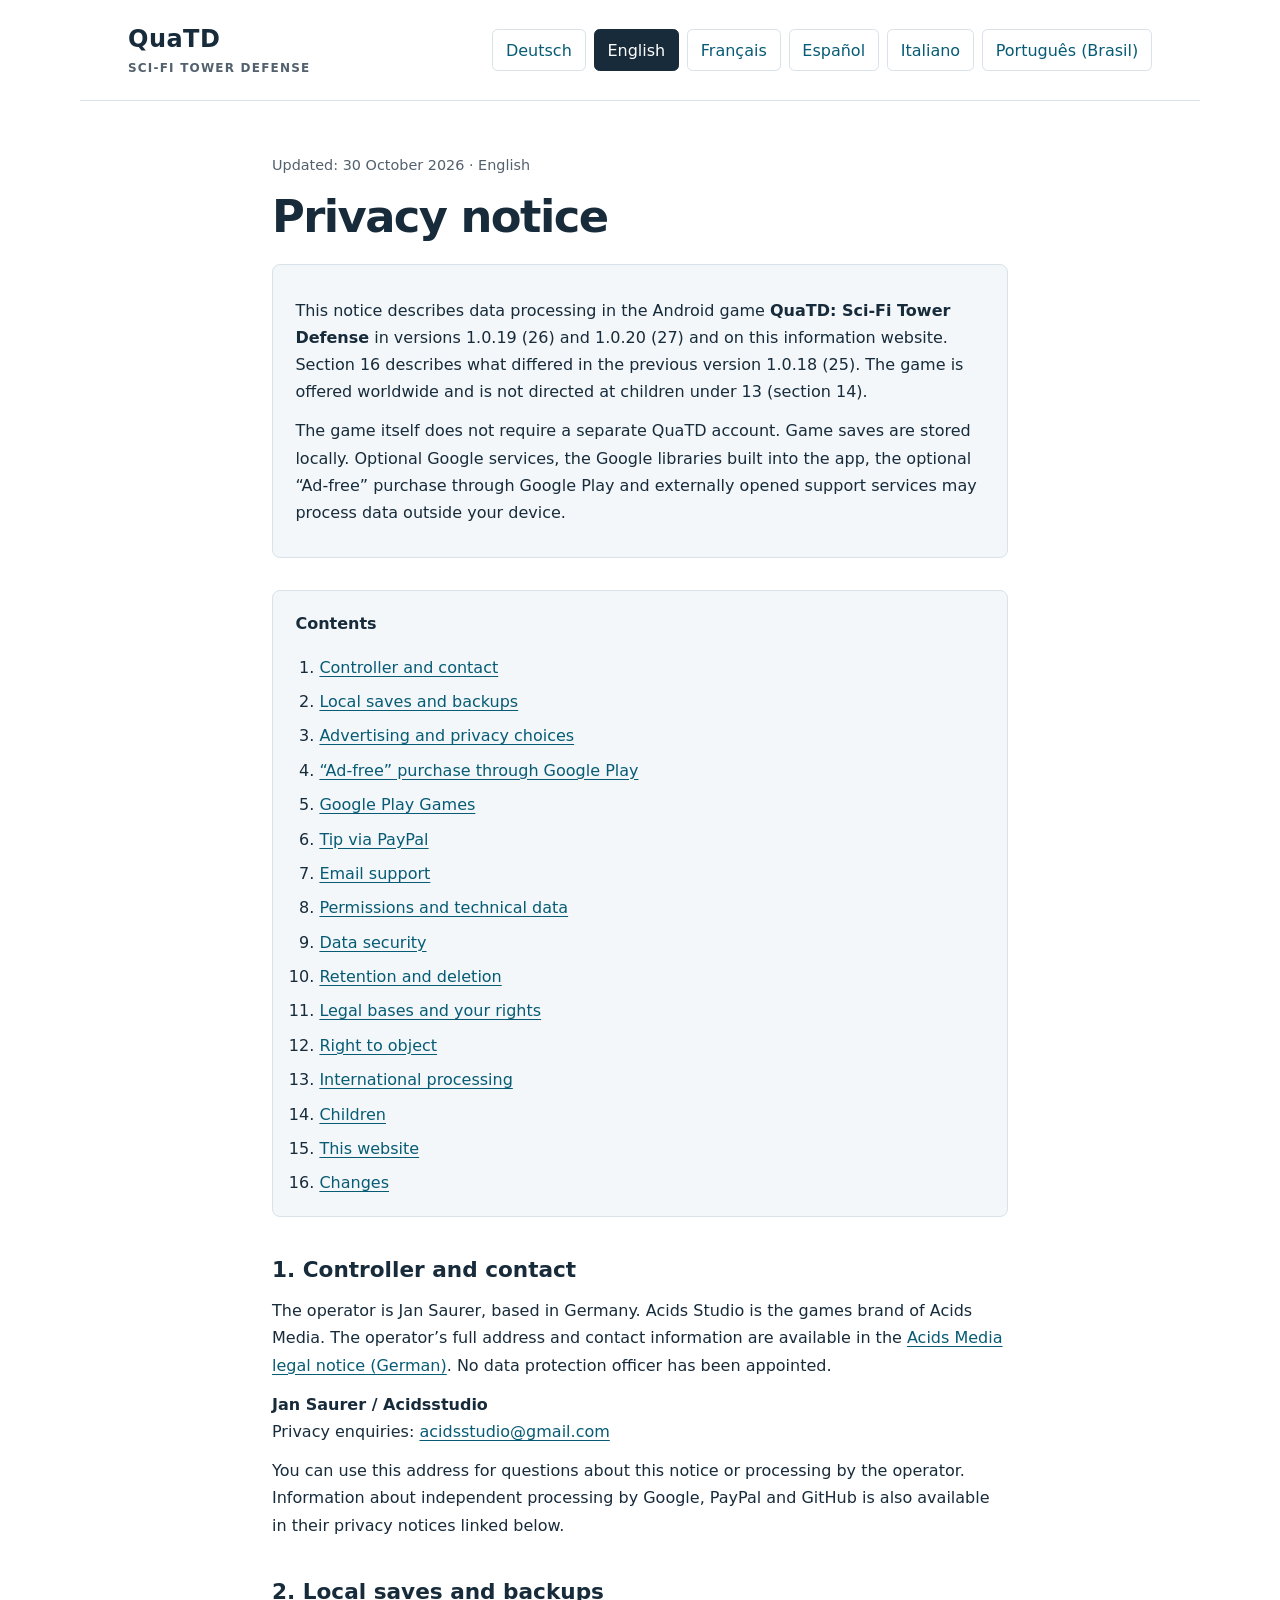
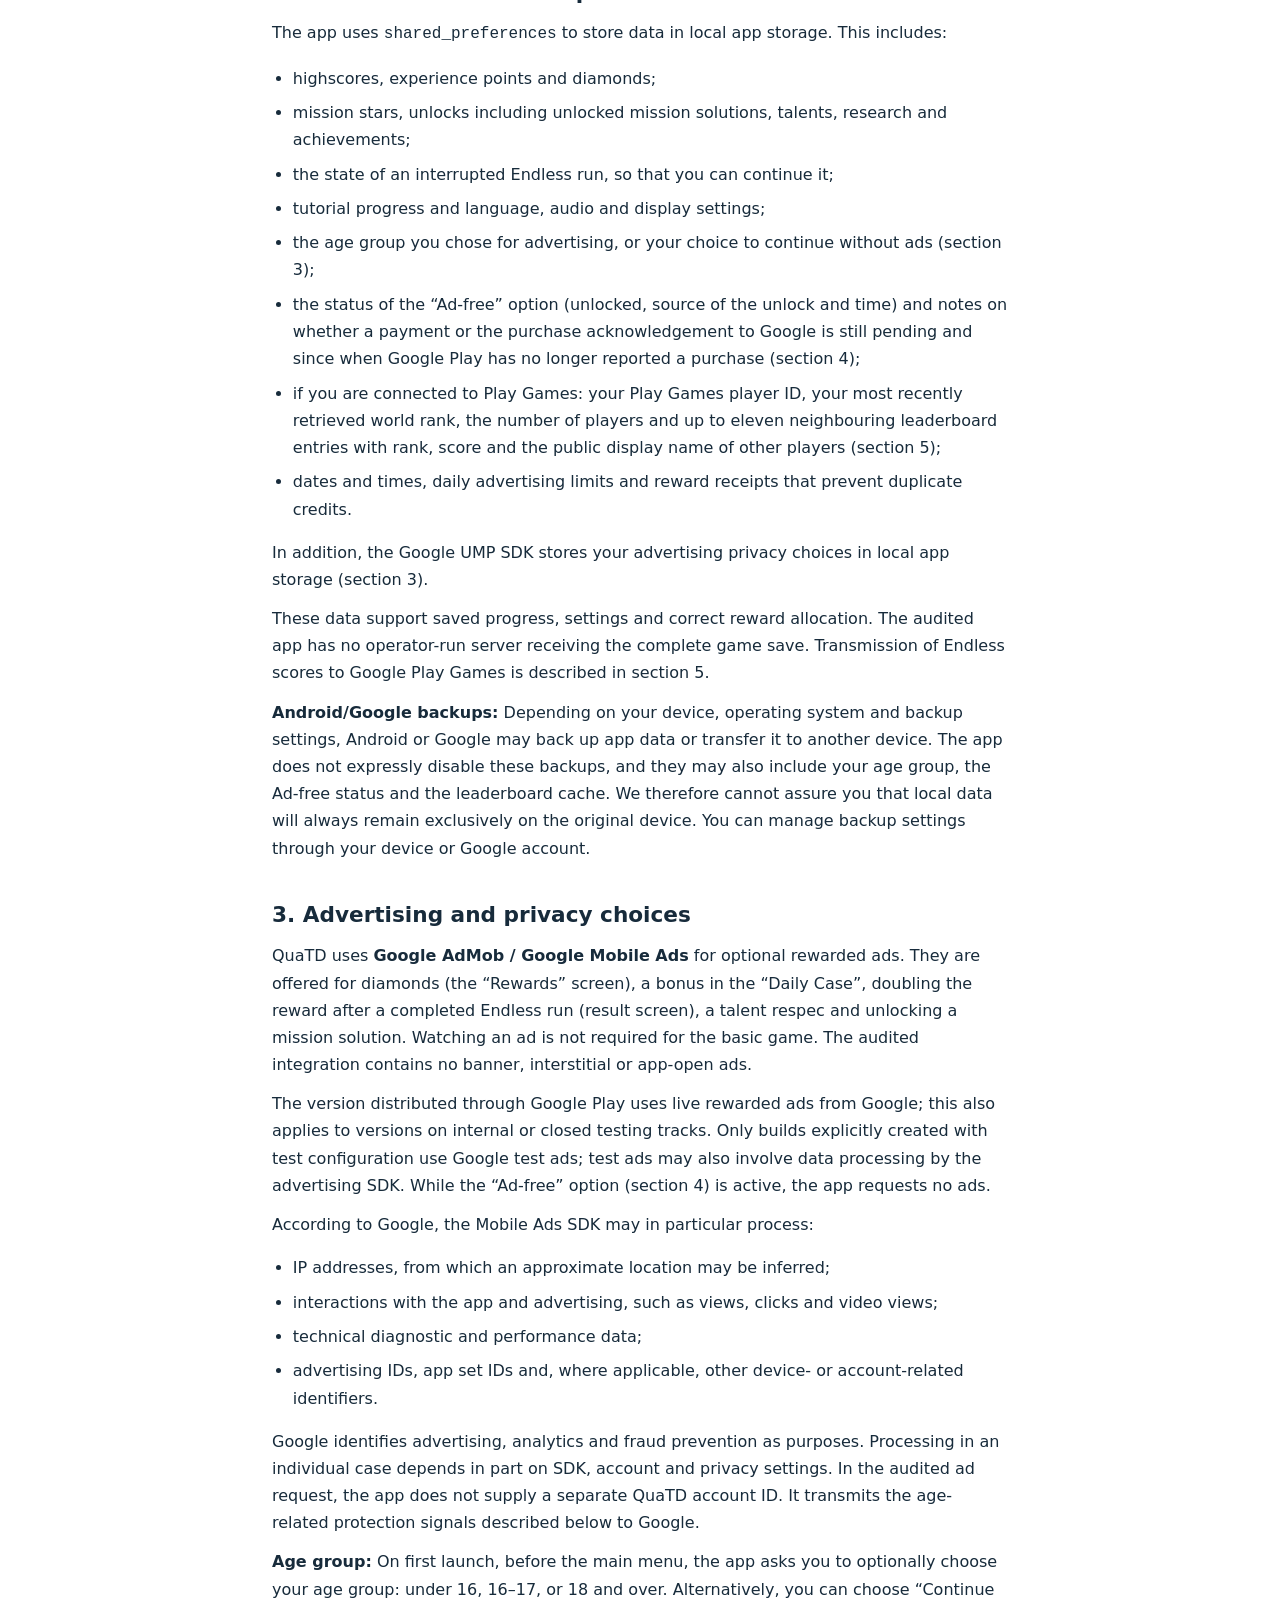
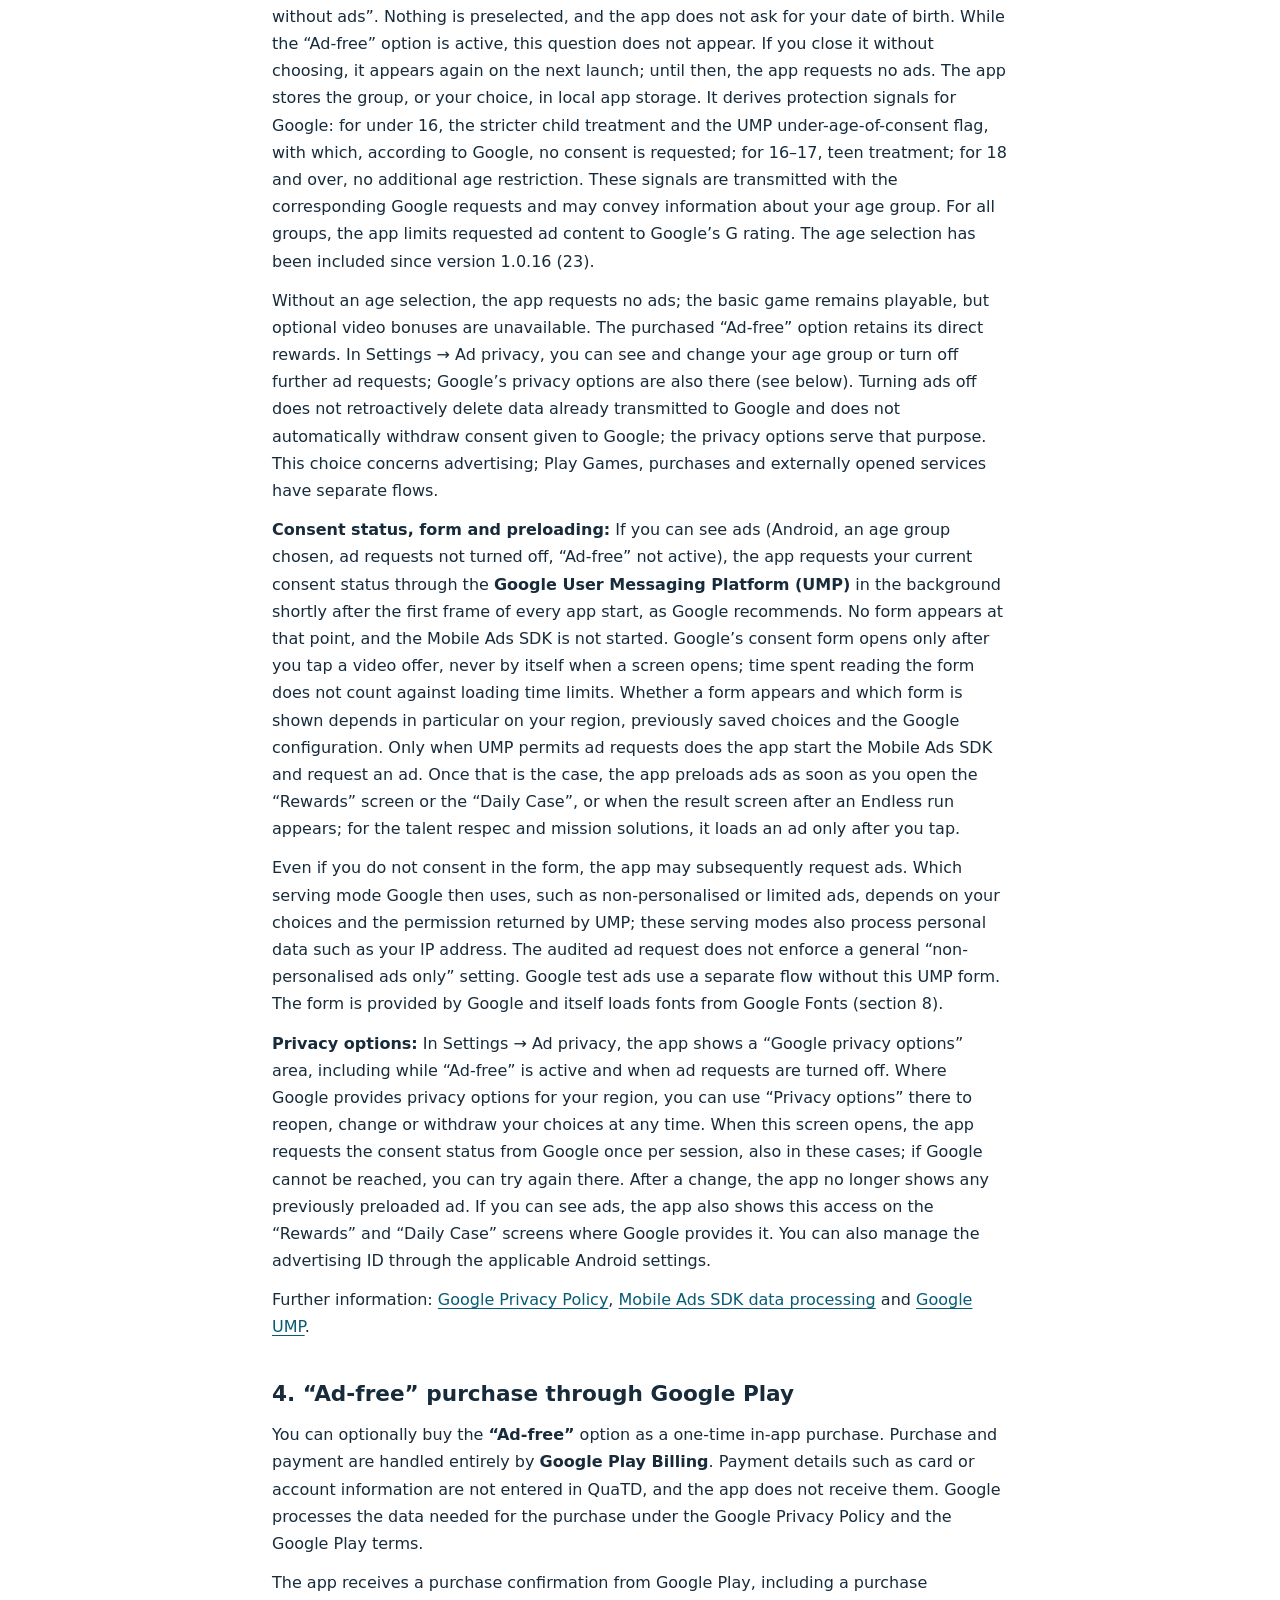
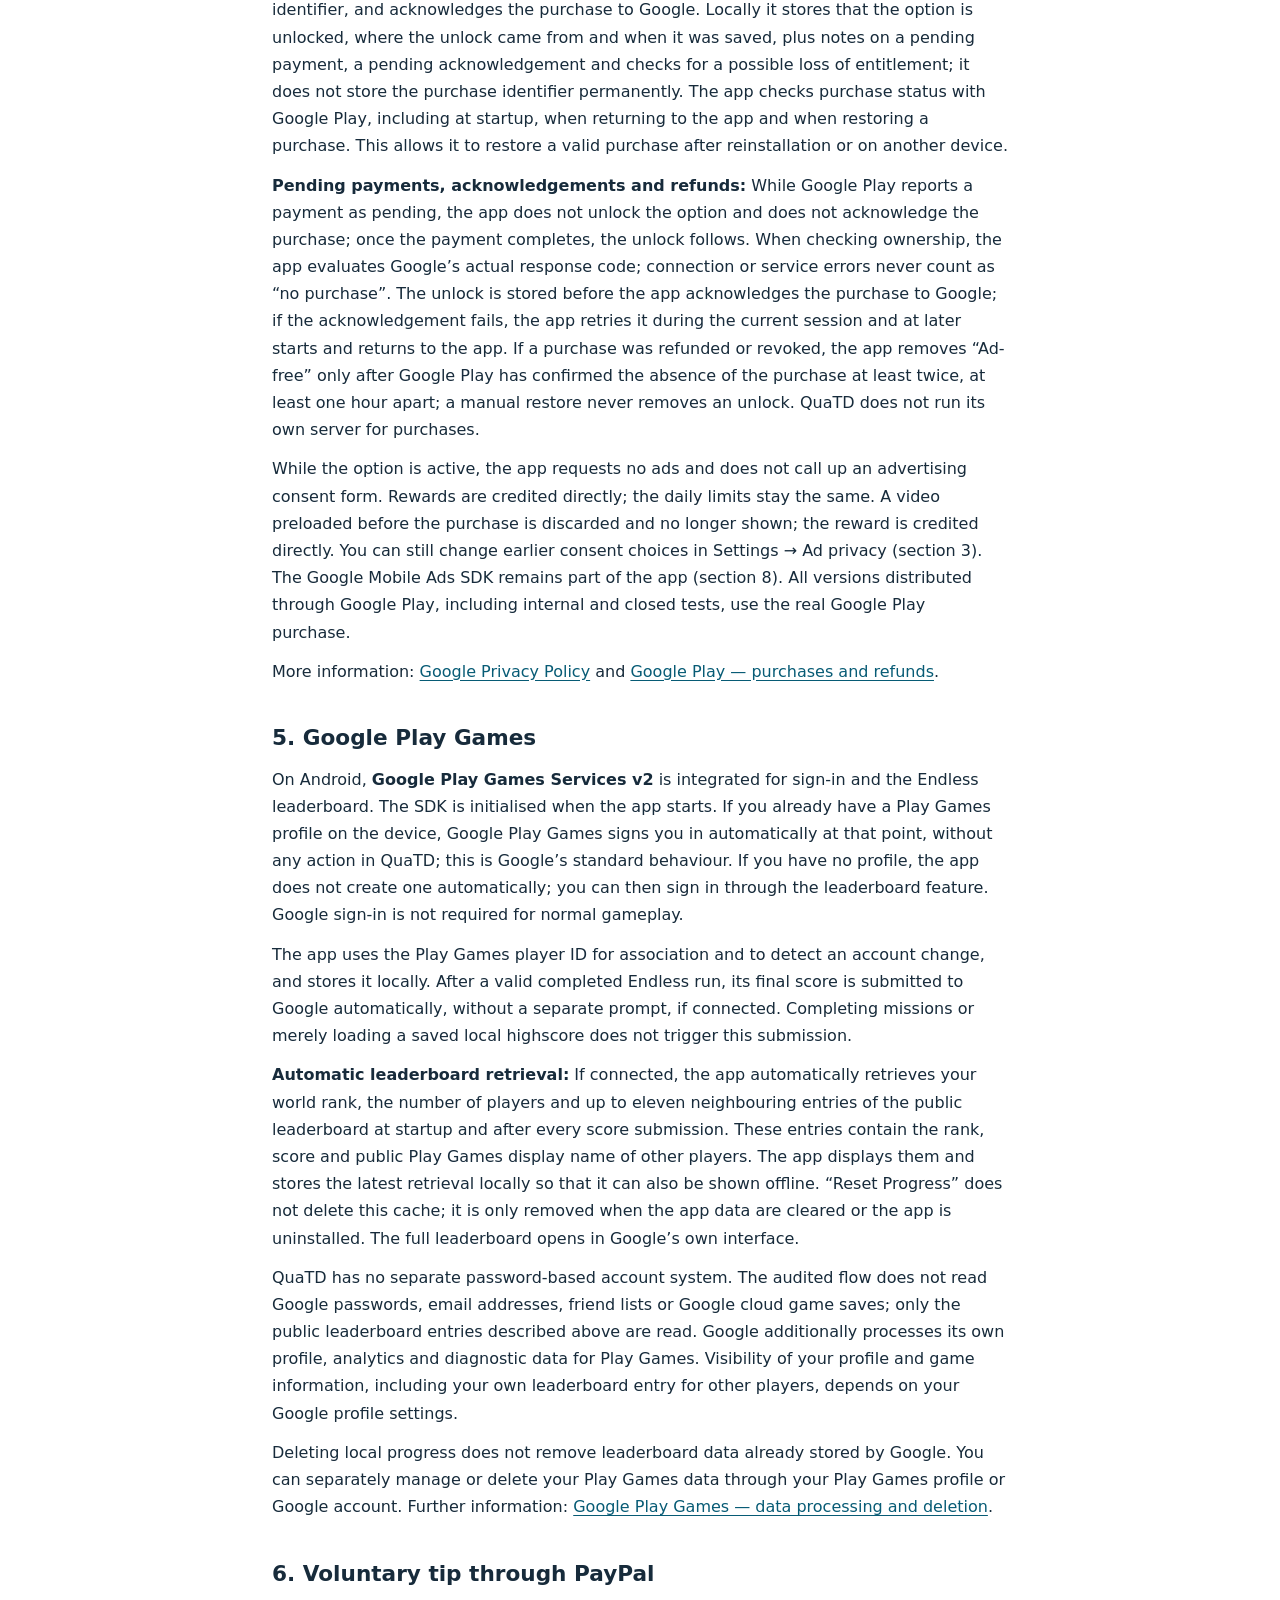
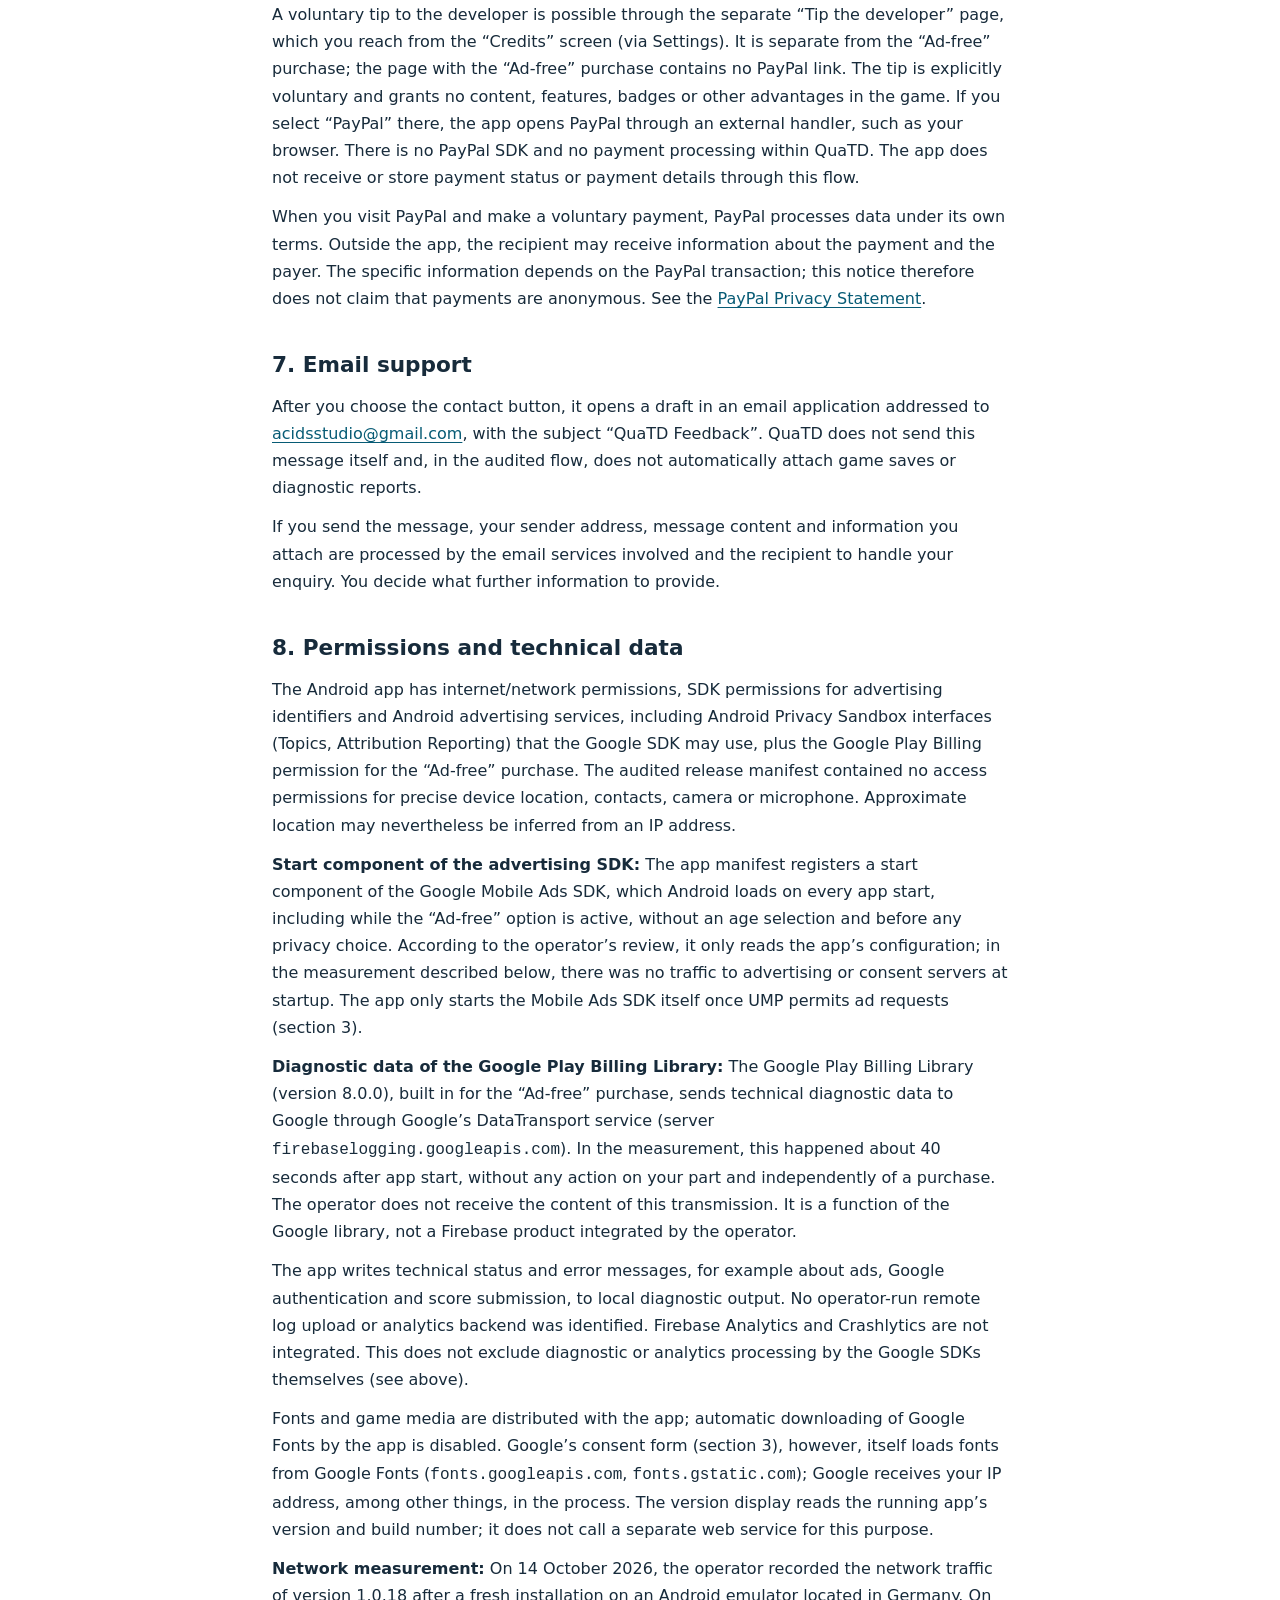
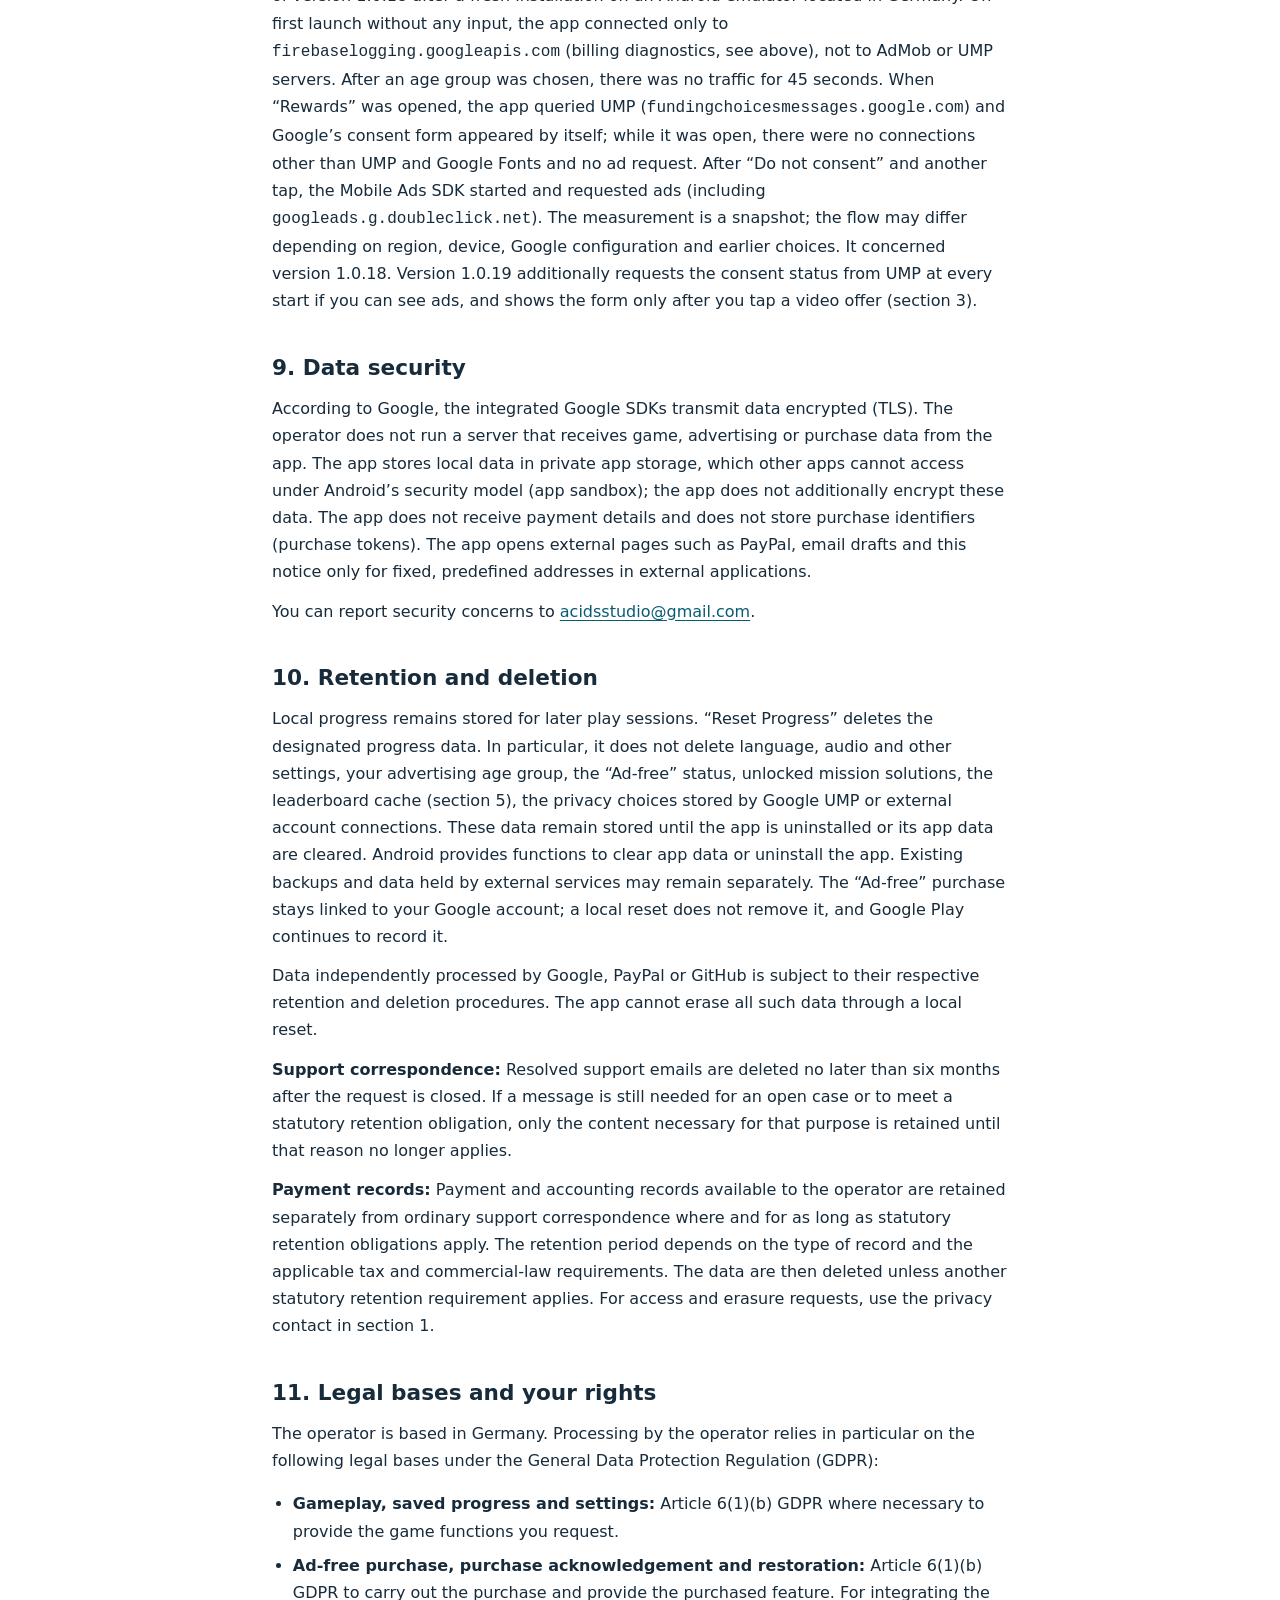
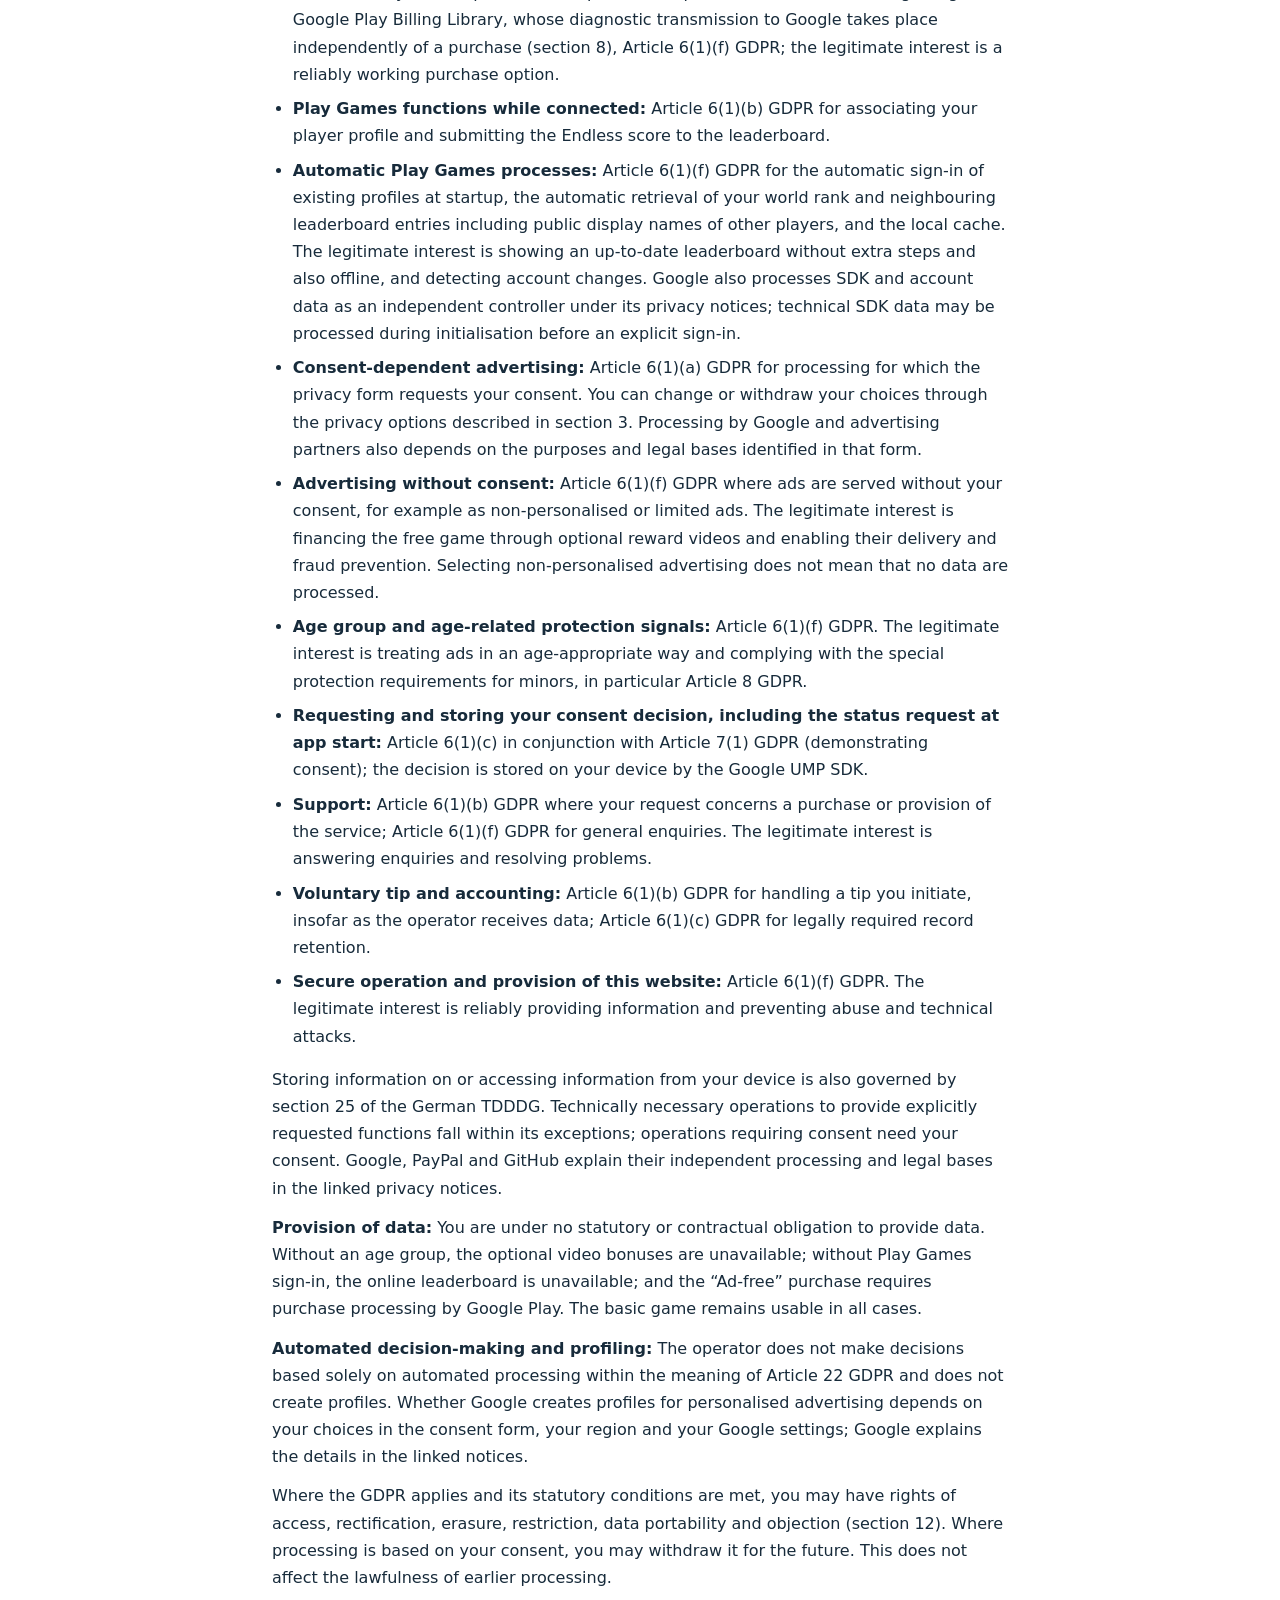
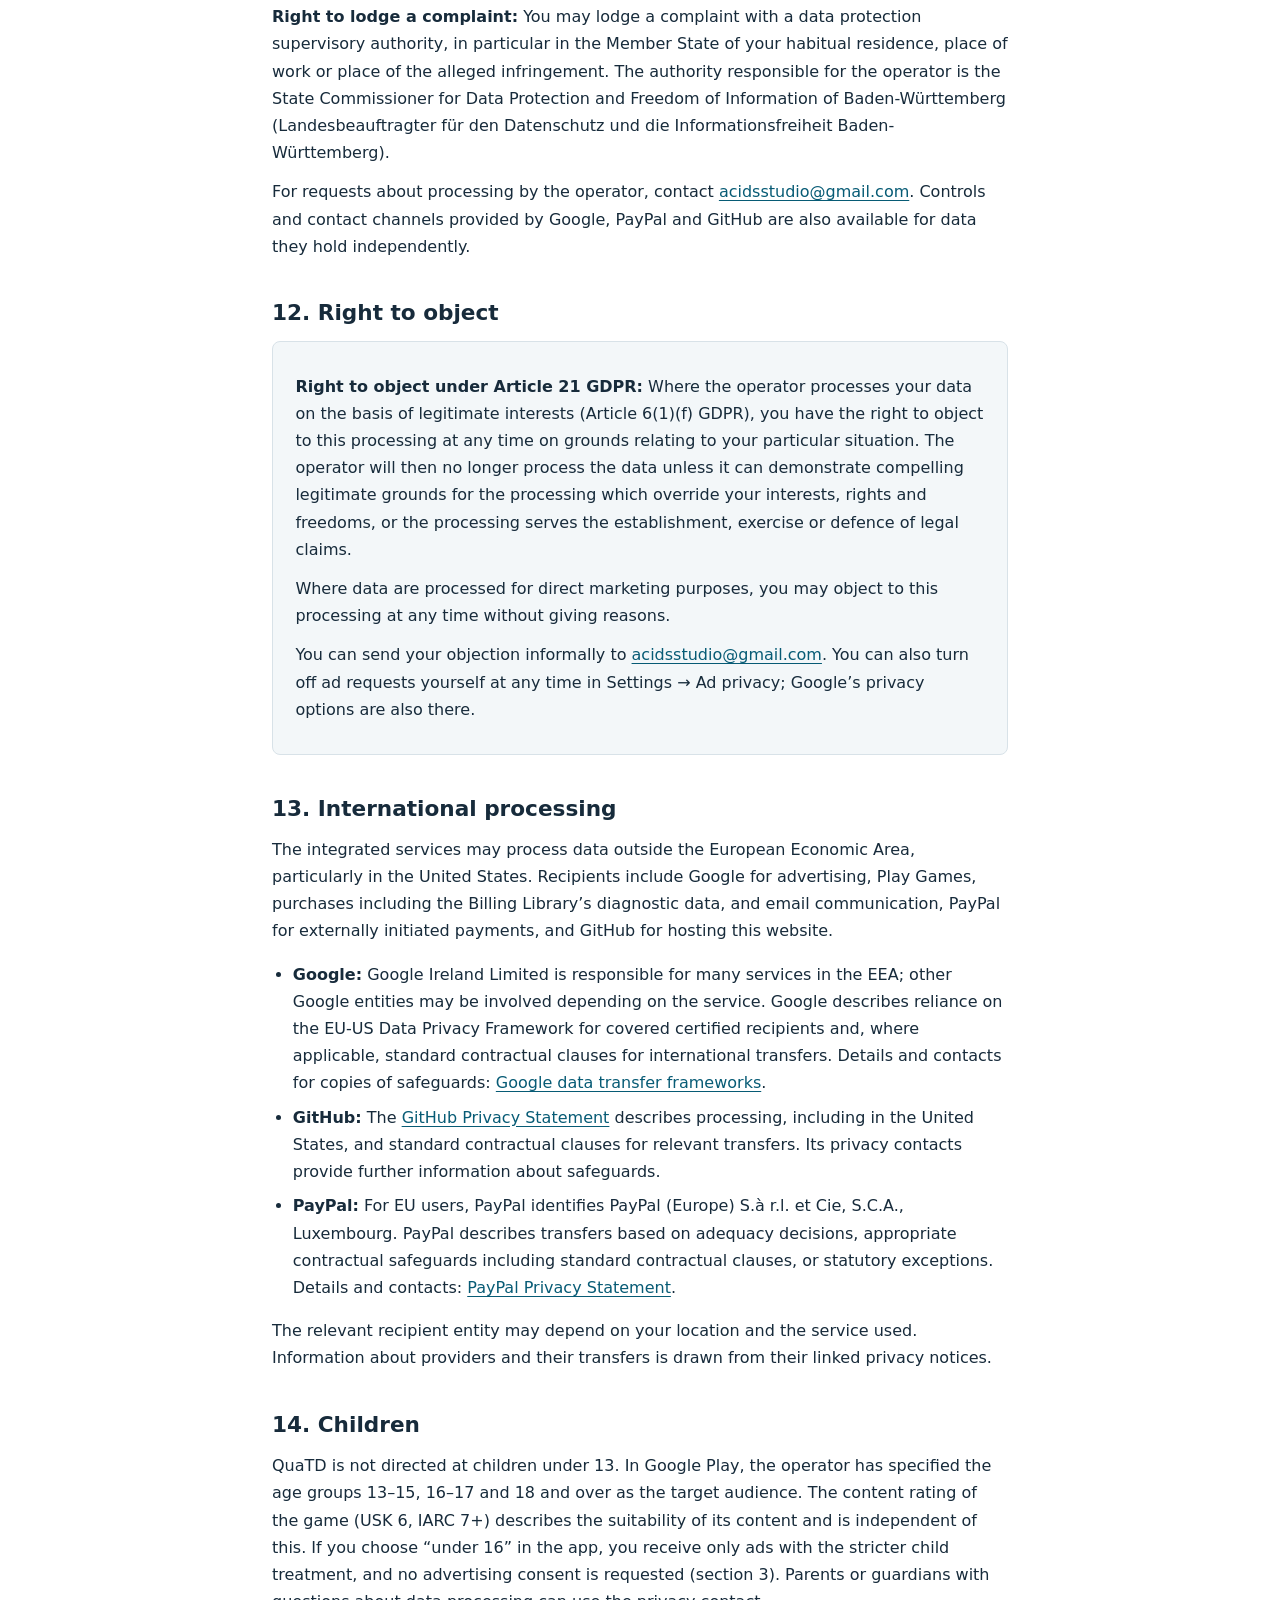
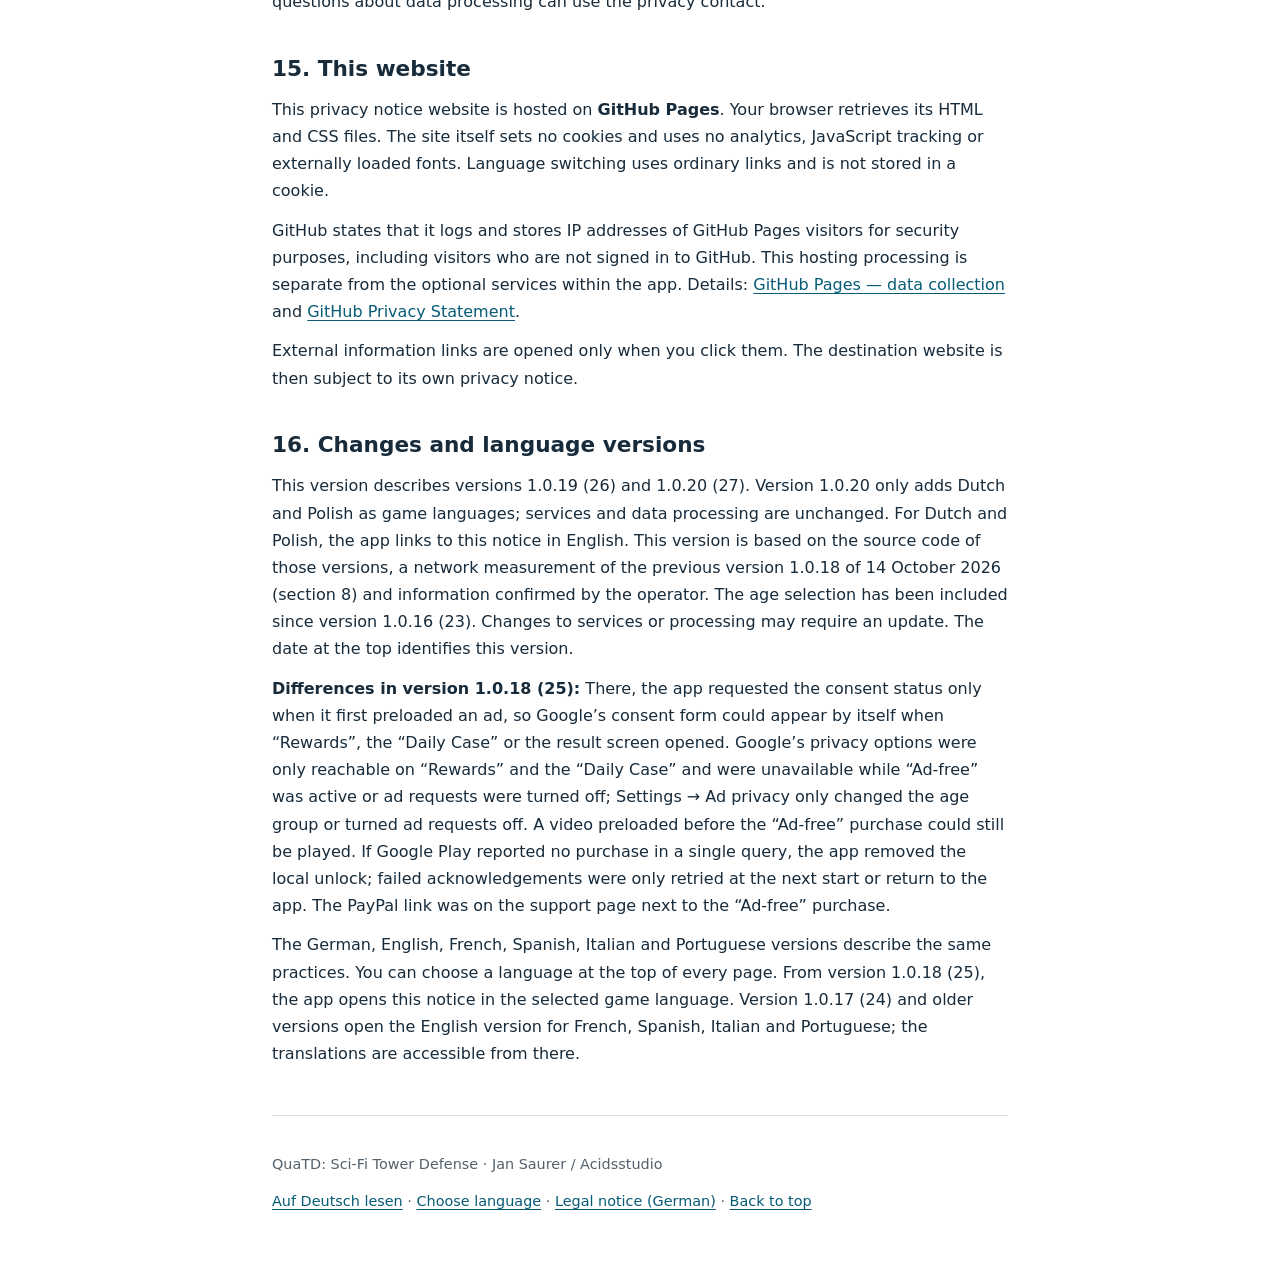
<file: en/index.html>
<!doctype html>
<html lang="en">
<head>
  <meta charset="utf-8">
  <meta name="viewport" content="width=device-width, initial-scale=1">
  <meta name="referrer" content="no-referrer">
  <meta name="description" content="Privacy information for QuaTD: Sci-Fi Tower Defense — local saves, Google advertising, the “Ad-free” purchase, Play Games and support.">
  <title>Privacy notice — QuaTD: Sci-Fi Tower Defense</title>
  <link rel="stylesheet" href="../styles.css">

<link rel="alternate" hreflang="de" href="../de/">
<link rel="alternate" hreflang="en" href="../en/">
<link rel="alternate" hreflang="fr" href="../fr/">
<link rel="alternate" hreflang="es" href="../es/">
<link rel="alternate" hreflang="it" href="../it/">
<link rel="alternate" hreflang="pt-BR" href="../pt/">
<link rel="alternate" hreflang="x-default" href="../">
</head>
<body>
  <a class="skip" href="#content">Skip to content</a>
  <header class="site-header">
    <p class="brand">QuaTD<span>SCI-FI TOWER DEFENSE</span></p>
    <nav class="languages" aria-label="Language"><a href="../de/" lang="de" hreflang="de">Deutsch</a><a href="../en/" lang="en" hreflang="en" aria-current="page">English</a><a href="../fr/" lang="fr" hreflang="fr">Français</a><a href="../es/" lang="es" hreflang="es">Español</a><a href="../it/" lang="it" hreflang="it">Italiano</a><a href="../pt/" lang="pt-BR" hreflang="pt-BR">Português (Brasil)</a></nav>
  </header>
  <main id="content">
    <p class="meta">Updated: 30 October 2026 · English</p>
    <h1>Privacy notice</h1>
    <div class="intro"><p>This notice describes data processing in the Android game <strong>QuaTD: Sci-Fi Tower Defense</strong> in versions 1.0.19 (26) and 1.0.20 (27) and on this information website. Section 16 describes what differed in the previous version 1.0.18 (25). The game is offered worldwide and is not directed at children under 13 (section 14).</p><p>The game itself does not require a separate QuaTD account. Game saves are stored locally. Optional Google services, the Google libraries built into the app, the optional “Ad-free” purchase through Google Play and externally opened support services may process data outside your device.</p></div>
    <nav class="toc" aria-label="Contents"><strong>Contents</strong><ol>
      <li><a href="#controller">Controller and contact</a></li><li><a href="#local">Local saves and backups</a></li><li><a href="#ads">Advertising and privacy choices</a></li><li><a href="#ad-free">“Ad-free” purchase through Google Play</a></li><li><a href="#play-games">Google Play Games</a></li><li><a href="#paypal">Tip via PayPal</a></li><li><a href="#email">Email support</a></li><li><a href="#technical">Permissions and technical data</a></li><li><a href="#security">Data security</a></li><li><a href="#retention">Retention and deletion</a></li><li><a href="#rights">Legal bases and your rights</a></li><li><a href="#objection">Right to object</a></li><li><a href="#international">International processing</a></li><li><a href="#children">Children</a></li><li><a href="#website">This website</a></li><li><a href="#changes">Changes</a></li>
    </ol></nav>
    <section id="controller"><h2>1. Controller and contact</h2><p>The operator is Jan Saurer, based in Germany. Acids Studio is the games brand of Acids Media. The operator’s full address and contact information are available in the <a href="https://acidsmedia.de/impressum.html">Acids Media legal notice (German)</a>. No data protection officer has been appointed.</p><p><strong>Jan Saurer / Acidsstudio</strong><br>Privacy enquiries: <a href="mailto:acidsstudio@gmail.com">acidsstudio@gmail.com</a></p><p>You can use this address for questions about this notice or processing by the operator. Information about independent processing by Google, PayPal and GitHub is also available in their privacy notices linked below.</p></section>
    <section id="local"><h2>2. Local saves and backups</h2><p>The app uses <code>shared_preferences</code> to store data in local app storage. This includes:</p><ul><li>highscores, experience points and diamonds;</li><li>mission stars, unlocks including unlocked mission solutions, talents, research and achievements;</li><li>the state of an interrupted Endless run, so that you can continue it;</li><li>tutorial progress and language, audio and display settings;</li><li>the age group you chose for advertising, or your choice to continue without ads (section 3);</li><li>the status of the “Ad-free” option (unlocked, source of the unlock and time) and notes on whether a payment or the purchase acknowledgement to Google is still pending and since when Google Play has no longer reported a purchase (section 4);</li><li>if you are connected to Play Games: your Play Games player ID, your most recently retrieved world rank, the number of players and up to eleven neighbouring leaderboard entries with rank, score and the public display name of other players (section 5);</li><li>dates and times, daily advertising limits and reward receipts that prevent duplicate credits.</li></ul><p>In addition, the Google UMP SDK stores your advertising privacy choices in local app storage (section 3).</p><p>These data support saved progress, settings and correct reward allocation. The audited app has no operator-run server receiving the complete game save. Transmission of Endless scores to Google Play Games is described in section 5.</p><p><strong>Android/Google backups:</strong> Depending on your device, operating system and backup settings, Android or Google may back up app data or transfer it to another device. The app does not expressly disable these backups, and they may also include your age group, the Ad-free status and the leaderboard cache. We therefore cannot assure you that local data will always remain exclusively on the original device. You can manage backup settings through your device or Google account.</p></section>
    <section id="ads"><h2>3. Advertising and privacy choices</h2><p>QuaTD uses <strong>Google AdMob / Google Mobile Ads</strong> for optional rewarded ads. They are offered for diamonds (the “Rewards” screen), a bonus in the “Daily Case”, doubling the reward after a completed Endless run (result screen), a talent respec and unlocking a mission solution. Watching an ad is not required for the basic game. The audited integration contains no banner, interstitial or app-open ads.</p><p>The version distributed through Google Play uses live rewarded ads from Google; this also applies to versions on internal or closed testing tracks. Only builds explicitly created with test configuration use Google test ads; test ads may also involve data processing by the advertising SDK. While the “Ad-free” option (section 4) is active, the app requests no ads.</p><p>According to Google, the Mobile Ads SDK may in particular process:</p><ul><li>IP addresses, from which an approximate location may be inferred;</li><li>interactions with the app and advertising, such as views, clicks and video views;</li><li>technical diagnostic and performance data;</li><li>advertising IDs, app set IDs and, where applicable, other device- or account-related identifiers.</li></ul><p>Google identifies advertising, analytics and fraud prevention as purposes. Processing in an individual case depends in part on SDK, account and privacy settings. In the audited ad request, the app does not supply a separate QuaTD account ID. It transmits the age-related protection signals described below to Google.</p><p><strong>Age group:</strong> On first launch, before the main menu, the app asks you to optionally choose your age group: under 16, 16–17, or 18 and over. Alternatively, you can choose “Continue without ads”. Nothing is preselected, and the app does not ask for your date of birth. While the “Ad-free” option is active, this question does not appear. If you close it without choosing, it appears again on the next launch; until then, the app requests no ads. The app stores the group, or your choice, in local app storage. It derives protection signals for Google: for under 16, the stricter child treatment and the UMP under-age-of-consent flag, with which, according to Google, no consent is requested; for 16–17, teen treatment; for 18 and over, no additional age restriction. These signals are transmitted with the corresponding Google requests and may convey information about your age group. For all groups, the app limits requested ad content to Google’s G rating. The age selection has been included since version 1.0.16 (23).</p><p>Without an age selection, the app requests no ads; the basic game remains playable, but optional video bonuses are unavailable. The purchased “Ad-free” option retains its direct rewards. In Settings → Ad privacy, you can see and change your age group or turn off further ad requests; Google’s privacy options are also there (see below). Turning ads off does not retroactively delete data already transmitted to Google and does not automatically withdraw consent given to Google; the privacy options serve that purpose. This choice concerns advertising; Play Games, purchases and externally opened services have separate flows.</p><p><strong>Consent status, form and preloading:</strong> If you can see ads (Android, an age group chosen, ad requests not turned off, “Ad-free” not active), the app requests your current consent status through the <strong>Google User Messaging Platform (UMP)</strong> in the background shortly after the first frame of every app start, as Google recommends. No form appears at that point, and the Mobile Ads SDK is not started. Google’s consent form opens only after you tap a video offer, never by itself when a screen opens; time spent reading the form does not count against loading time limits. Whether a form appears and which form is shown depends in particular on your region, previously saved choices and the Google configuration. Only when UMP permits ad requests does the app start the Mobile Ads SDK and request an ad. Once that is the case, the app preloads ads as soon as you open the “Rewards” screen or the “Daily Case”, or when the result screen after an Endless run appears; for the talent respec and mission solutions, it loads an ad only after you tap.</p><p>Even if you do not consent in the form, the app may subsequently request ads. Which serving mode Google then uses, such as non-personalised or limited ads, depends on your choices and the permission returned by UMP; these serving modes also process personal data such as your IP address. The audited ad request does not enforce a general “non-personalised ads only” setting. Google test ads use a separate flow without this UMP form. The form is provided by Google and itself loads fonts from Google Fonts (section 8).</p><p><strong>Privacy options:</strong> In Settings → Ad privacy, the app shows a “Google privacy options” area, including while “Ad-free” is active and when ad requests are turned off. Where Google provides privacy options for your region, you can use “Privacy options” there to reopen, change or withdraw your choices at any time. When this screen opens, the app requests the consent status from Google once per session, also in these cases; if Google cannot be reached, you can try again there. After a change, the app no longer shows any previously preloaded ad. If you can see ads, the app also shows this access on the “Rewards” and “Daily Case” screens where Google provides it. You can also manage the advertising ID through the applicable Android settings.</p><p>Further information: <a href="https://policies.google.com/privacy">Google Privacy Policy</a>, <a href="https://developers.google.com/admob/android/privacy/play-data-disclosure">Mobile Ads SDK data processing</a> and <a href="https://developers.google.com/admob/flutter/privacy">Google UMP</a>.</p></section>
    <section id="ad-free"><h2>4. “Ad-free” purchase through Google Play</h2><p>You can optionally buy the <strong>“Ad-free”</strong> option as a one-time in-app purchase. Purchase and payment are handled entirely by <strong>Google Play Billing</strong>. Payment details such as card or account information are not entered in QuaTD, and the app does not receive them. Google processes the data needed for the purchase under the Google Privacy Policy and the Google Play terms.</p><p>The app receives a purchase confirmation from Google Play, including a purchase identifier, and acknowledges the purchase to Google. Locally it stores that the option is unlocked, where the unlock came from and when it was saved, plus notes on a pending payment, a pending acknowledgement and checks for a possible loss of entitlement; it does not store the purchase identifier permanently. The app checks purchase status with Google Play, including at startup, when returning to the app and when restoring a purchase. This allows it to restore a valid purchase after reinstallation or on another device.</p><p><strong>Pending payments, acknowledgements and refunds:</strong> While Google Play reports a payment as pending, the app does not unlock the option and does not acknowledge the purchase; once the payment completes, the unlock follows. When checking ownership, the app evaluates Google’s actual response code; connection or service errors never count as “no purchase”. The unlock is stored before the app acknowledges the purchase to Google; if the acknowledgement fails, the app retries it during the current session and at later starts and returns to the app. If a purchase was refunded or revoked, the app removes “Ad-free” only after Google Play has confirmed the absence of the purchase at least twice, at least one hour apart; a manual restore never removes an unlock. QuaTD does not run its own server for purchases.</p><p>While the option is active, the app requests no ads and does not call up an advertising consent form. Rewards are credited directly; the daily limits stay the same. A video preloaded before the purchase is discarded and no longer shown; the reward is credited directly. You can still change earlier consent choices in Settings → Ad privacy (section 3). The Google Mobile Ads SDK remains part of the app (section 8). All versions distributed through Google Play, including internal and closed tests, use the real Google Play purchase.</p><p>More information: <a href="https://policies.google.com/privacy">Google Privacy Policy</a> and <a href="https://support.google.com/googleplay/answer/2479637">Google Play — purchases and refunds</a>.</p></section>
    <section id="play-games"><h2>5. Google Play Games</h2><p>On Android, <strong>Google Play Games Services v2</strong> is integrated for sign-in and the Endless leaderboard. The SDK is initialised when the app starts. If you already have a Play Games profile on the device, Google Play Games signs you in automatically at that point, without any action in QuaTD; this is Google’s standard behaviour. If you have no profile, the app does not create one automatically; you can then sign in through the leaderboard feature. Google sign-in is not required for normal gameplay.</p><p>The app uses the Play Games player ID for association and to detect an account change, and stores it locally. After a valid completed Endless run, its final score is submitted to Google automatically, without a separate prompt, if connected. Completing missions or merely loading a saved local highscore does not trigger this submission.</p><p><strong>Automatic leaderboard retrieval:</strong> If connected, the app automatically retrieves your world rank, the number of players and up to eleven neighbouring entries of the public leaderboard at startup and after every score submission. These entries contain the rank, score and public Play Games display name of other players. The app displays them and stores the latest retrieval locally so that it can also be shown offline. “Reset Progress” does not delete this cache; it is only removed when the app data are cleared or the app is uninstalled. The full leaderboard opens in Google’s own interface.</p><p>QuaTD has no separate password-based account system. The audited flow does not read Google passwords, email addresses, friend lists or Google cloud game saves; only the public leaderboard entries described above are read. Google additionally processes its own profile, analytics and diagnostic data for Play Games. Visibility of your profile and game information, including your own leaderboard entry for other players, depends on your Google profile settings.</p><p>Deleting local progress does not remove leaderboard data already stored by Google. You can separately manage or delete your Play Games data through your Play Games profile or Google account. Further information: <a href="https://developer.android.com/games/pgs/data-collection">Google Play Games — data processing and deletion</a>.</p></section>
    <section id="paypal"><h2>6. Voluntary tip through PayPal</h2><p>A voluntary tip to the developer is possible through the separate “Tip the developer” page, which you reach from the “Credits” screen (via Settings). It is separate from the “Ad-free” purchase; the page with the “Ad-free” purchase contains no PayPal link. The tip is explicitly voluntary and grants no content, features, badges or other advantages in the game. If you select “PayPal” there, the app opens PayPal through an external handler, such as your browser. There is no PayPal SDK and no payment processing within QuaTD. The app does not receive or store payment status or payment details through this flow.</p><p>When you visit PayPal and make a voluntary payment, PayPal processes data under its own terms. Outside the app, the recipient may receive information about the payment and the payer. The specific information depends on the PayPal transaction; this notice therefore does not claim that payments are anonymous. See the <a href="https://www.paypal.com/webapps/mpp/ua/privacy-full">PayPal Privacy Statement</a>.</p></section>
    <section id="email"><h2>7. Email support</h2><p>After you choose the contact button, it opens a draft in an email application addressed to <a href="mailto:acidsstudio@gmail.com">acidsstudio@gmail.com</a>, with the subject “QuaTD Feedback”. QuaTD does not send this message itself and, in the audited flow, does not automatically attach game saves or diagnostic reports.</p><p>If you send the message, your sender address, message content and information you attach are processed by the email services involved and the recipient to handle your enquiry. You decide what further information to provide.</p></section>
    <section id="technical"><h2>8. Permissions and technical data</h2><p>The Android app has internet/network permissions, SDK permissions for advertising identifiers and Android advertising services, including Android Privacy Sandbox interfaces (Topics, Attribution Reporting) that the Google SDK may use, plus the Google Play Billing permission for the “Ad-free” purchase. The audited release manifest contained no access permissions for precise device location, contacts, camera or microphone. Approximate location may nevertheless be inferred from an IP address.</p><p><strong>Start component of the advertising SDK:</strong> The app manifest registers a start component of the Google Mobile Ads SDK, which Android loads on every app start, including while the “Ad-free” option is active, without an age selection and before any privacy choice. According to the operator’s review, it only reads the app’s configuration; in the measurement described below, there was no traffic to advertising or consent servers at startup. The app only starts the Mobile Ads SDK itself once UMP permits ad requests (section 3).</p><p><strong>Diagnostic data of the Google Play Billing Library:</strong> The Google Play Billing Library (version 8.0.0), built in for the “Ad-free” purchase, sends technical diagnostic data to Google through Google’s DataTransport service (server <code>firebaselogging.googleapis.com</code>). In the measurement, this happened about 40 seconds after app start, without any action on your part and independently of a purchase. The operator does not receive the content of this transmission. It is a function of the Google library, not a Firebase product integrated by the operator.</p><p>The app writes technical status and error messages, for example about ads, Google authentication and score submission, to local diagnostic output. No operator-run remote log upload or analytics backend was identified. Firebase Analytics and Crashlytics are not integrated. This does not exclude diagnostic or analytics processing by the Google SDKs themselves (see above).</p><p>Fonts and game media are distributed with the app; automatic downloading of Google Fonts by the app is disabled. Google’s consent form (section 3), however, itself loads fonts from Google Fonts (<code>fonts.googleapis.com</code>, <code>fonts.gstatic.com</code>); Google receives your IP address, among other things, in the process. The version display reads the running app’s version and build number; it does not call a separate web service for this purpose.</p><p><strong>Network measurement:</strong> On 14 October 2026, the operator recorded the network traffic of version 1.0.18 after a fresh installation on an Android emulator located in Germany. On first launch without any input, the app connected only to <code>firebaselogging.googleapis.com</code> (billing diagnostics, see above), not to AdMob or UMP servers. After an age group was chosen, there was no traffic for 45 seconds. When “Rewards” was opened, the app queried UMP (<code>fundingchoicesmessages.google.com</code>) and Google’s consent form appeared by itself; while it was open, there were no connections other than UMP and Google Fonts and no ad request. After “Do not consent” and another tap, the Mobile Ads SDK started and requested ads (including <code>googleads.g.doubleclick.net</code>). The measurement is a snapshot; the flow may differ depending on region, device, Google configuration and earlier choices. It concerned version 1.0.18. Version 1.0.19 additionally requests the consent status from UMP at every start if you can see ads, and shows the form only after you tap a video offer (section 3).</p></section>
    <section id="security"><h2>9. Data security</h2><p>According to Google, the integrated Google SDKs transmit data encrypted (TLS). The operator does not run a server that receives game, advertising or purchase data from the app. The app stores local data in private app storage, which other apps cannot access under Android’s security model (app sandbox); the app does not additionally encrypt these data. The app does not receive payment details and does not store purchase identifiers (purchase tokens). The app opens external pages such as PayPal, email drafts and this notice only for fixed, predefined addresses in external applications.</p><p>You can report security concerns to <a href="mailto:acidsstudio@gmail.com">acidsstudio@gmail.com</a>.</p></section>
    <section id="retention"><h2>10. Retention and deletion</h2><p>Local progress remains stored for later play sessions. “Reset Progress” deletes the designated progress data. In particular, it does not delete language, audio and other settings, your advertising age group, the “Ad-free” status, unlocked mission solutions, the leaderboard cache (section 5), the privacy choices stored by Google UMP or external account connections. These data remain stored until the app is uninstalled or its app data are cleared. Android provides functions to clear app data or uninstall the app. Existing backups and data held by external services may remain separately. The “Ad-free” purchase stays linked to your Google account; a local reset does not remove it, and Google Play continues to record it.</p><p>Data independently processed by Google, PayPal or GitHub is subject to their respective retention and deletion procedures. The app cannot erase all such data through a local reset.</p><p><strong>Support correspondence:</strong> Resolved support emails are deleted no later than six months after the request is closed. If a message is still needed for an open case or to meet a statutory retention obligation, only the content necessary for that purpose is retained until that reason no longer applies.</p><p><strong>Payment records:</strong> Payment and accounting records available to the operator are retained separately from ordinary support correspondence where and for as long as statutory retention obligations apply. The retention period depends on the type of record and the applicable tax and commercial-law requirements. The data are then deleted unless another statutory retention requirement applies. For access and erasure requests, use the privacy contact in section 1.</p></section>
    <section id="rights"><h2>11. Legal bases and your rights</h2><p>The operator is based in Germany. Processing by the operator relies in particular on the following legal bases under the General Data Protection Regulation (GDPR):</p><ul><li><strong>Gameplay, saved progress and settings:</strong> Article 6(1)(b) GDPR where necessary to provide the game functions you request.</li><li><strong>Ad-free purchase, purchase acknowledgement and restoration:</strong> Article 6(1)(b) GDPR to carry out the purchase and provide the purchased feature. For integrating the Google Play Billing Library, whose diagnostic transmission to Google takes place independently of a purchase (section 8), Article 6(1)(f) GDPR; the legitimate interest is a reliably working purchase option.</li><li><strong>Play Games functions while connected:</strong> Article 6(1)(b) GDPR for associating your player profile and submitting the Endless score to the leaderboard.</li><li><strong>Automatic Play Games processes:</strong> Article 6(1)(f) GDPR for the automatic sign-in of existing profiles at startup, the automatic retrieval of your world rank and neighbouring leaderboard entries including public display names of other players, and the local cache. The legitimate interest is showing an up-to-date leaderboard without extra steps and also offline, and detecting account changes. Google also processes SDK and account data as an independent controller under its privacy notices; technical SDK data may be processed during initialisation before an explicit sign-in.</li><li><strong>Consent-dependent advertising:</strong> Article 6(1)(a) GDPR for processing for which the privacy form requests your consent. You can change or withdraw your choices through the privacy options described in section 3. Processing by Google and advertising partners also depends on the purposes and legal bases identified in that form.</li><li><strong>Advertising without consent:</strong> Article 6(1)(f) GDPR where ads are served without your consent, for example as non-personalised or limited ads. The legitimate interest is financing the free game through optional reward videos and enabling their delivery and fraud prevention. Selecting non-personalised advertising does not mean that no data are processed.</li><li><strong>Age group and age-related protection signals:</strong> Article 6(1)(f) GDPR. The legitimate interest is treating ads in an age-appropriate way and complying with the special protection requirements for minors, in particular Article 8 GDPR.</li><li><strong>Requesting and storing your consent decision, including the status request at app start:</strong> Article 6(1)(c) in conjunction with Article 7(1) GDPR (demonstrating consent); the decision is stored on your device by the Google UMP SDK.</li><li><strong>Support:</strong> Article 6(1)(b) GDPR where your request concerns a purchase or provision of the service; Article 6(1)(f) GDPR for general enquiries. The legitimate interest is answering enquiries and resolving problems.</li><li><strong>Voluntary tip and accounting:</strong> Article 6(1)(b) GDPR for handling a tip you initiate, insofar as the operator receives data; Article 6(1)(c) GDPR for legally required record retention.</li><li><strong>Secure operation and provision of this website:</strong> Article 6(1)(f) GDPR. The legitimate interest is reliably providing information and preventing abuse and technical attacks.</li></ul><p>Storing information on or accessing information from your device is also governed by section 25 of the German TDDDG. Technically necessary operations to provide explicitly requested functions fall within its exceptions; operations requiring consent need your consent. Google, PayPal and GitHub explain their independent processing and legal bases in the linked privacy notices.</p><p><strong>Provision of data:</strong> You are under no statutory or contractual obligation to provide data. Without an age group, the optional video bonuses are unavailable; without Play Games sign-in, the online leaderboard is unavailable; and the “Ad-free” purchase requires purchase processing by Google Play. The basic game remains usable in all cases.</p><p><strong>Automated decision-making and profiling:</strong> The operator does not make decisions based solely on automated processing within the meaning of Article 22 GDPR and does not create profiles. Whether Google creates profiles for personalised advertising depends on your choices in the consent form, your region and your Google settings; Google explains the details in the linked notices.</p><p>Where the GDPR applies and its statutory conditions are met, you may have rights of access, rectification, erasure, restriction, data portability and objection (section 12). Where processing is based on your consent, you may withdraw it for the future. This does not affect the lawfulness of earlier processing.</p><p><strong>Right to lodge a complaint:</strong> You may lodge a complaint with a data protection supervisory authority, in particular in the Member State of your habitual residence, place of work or place of the alleged infringement. The authority responsible for the operator is the State Commissioner for Data Protection and Freedom of Information of Baden-Württemberg (Landesbeauftragter für den Datenschutz und die Informationsfreiheit Baden-Württemberg).</p><p>For requests about processing by the operator, contact <a href="mailto:acidsstudio@gmail.com">acidsstudio@gmail.com</a>. Controls and contact channels provided by Google, PayPal and GitHub are also available for data they hold independently.</p></section>
    <section id="objection"><h2>12. Right to object</h2><div class="intro"><p><strong>Right to object under Article 21 GDPR:</strong> Where the operator processes your data on the basis of legitimate interests (Article 6(1)(f) GDPR), you have the right to object to this processing at any time on grounds relating to your particular situation. The operator will then no longer process the data unless it can demonstrate compelling legitimate grounds for the processing which override your interests, rights and freedoms, or the processing serves the establishment, exercise or defence of legal claims.</p><p>Where data are processed for direct marketing purposes, you may object to this processing at any time without giving reasons.</p><p>You can send your objection informally to <a href="mailto:acidsstudio@gmail.com">acidsstudio@gmail.com</a>. You can also turn off ad requests yourself at any time in Settings → Ad privacy; Google’s privacy options are also there.</p></div></section>
    <section id="international"><h2>13. International processing</h2><p>The integrated services may process data outside the European Economic Area, particularly in the United States. Recipients include Google for advertising, Play Games, purchases including the Billing Library’s diagnostic data, and email communication, PayPal for externally initiated payments, and GitHub for hosting this website.</p><ul><li><strong>Google:</strong> Google Ireland Limited is responsible for many services in the EEA; other Google entities may be involved depending on the service. Google describes reliance on the EU-US Data Privacy Framework for covered certified recipients and, where applicable, standard contractual clauses for international transfers. Details and contacts for copies of safeguards: <a href="https://policies.google.com/privacy/frameworks?hl=en">Google data transfer frameworks</a>.</li><li><strong>GitHub:</strong> The <a href="https://docs.github.com/en/site-policy/privacy-policies/github-general-privacy-statement#international-data-transfers">GitHub Privacy Statement</a> describes processing, including in the United States, and standard contractual clauses for relevant transfers. Its privacy contacts provide further information about safeguards.</li><li><strong>PayPal:</strong> For EU users, PayPal identifies PayPal (Europe) S.à r.l. et Cie, S.C.A., Luxembourg. PayPal describes transfers based on adequacy decisions, appropriate contractual safeguards including standard contractual clauses, or statutory exceptions. Details and contacts: <a href="https://www.paypal.com/de/legalhub/paypal/privacy-full">PayPal Privacy Statement</a>.</li></ul><p>The relevant recipient entity may depend on your location and the service used. Information about providers and their transfers is drawn from their linked privacy notices.</p></section>
    <section id="children"><h2>14. Children</h2><p>QuaTD is not directed at children under 13. In Google Play, the operator has specified the age groups 13–15, 16–17 and 18 and over as the target audience. The content rating of the game (USK 6, IARC 7+) describes the suitability of its content and is independent of this. If you choose “under 16” in the app, you receive only ads with the stricter child treatment, and no advertising consent is requested (section 3). Parents or guardians with questions about data processing can use the privacy contact.</p></section>
    <section id="website"><h2>15. This website</h2><p>This privacy notice website is hosted on <strong>GitHub Pages</strong>. Your browser retrieves its HTML and CSS files. The site itself sets no cookies and uses no analytics, JavaScript tracking or externally loaded fonts. Language switching uses ordinary links and is not stored in a cookie.</p><p>GitHub states that it logs and stores IP addresses of GitHub Pages visitors for security purposes, including visitors who are not signed in to GitHub. This hosting processing is separate from the optional services within the app. Details: <a href="https://docs.github.com/en/pages/getting-started-with-github-pages/what-is-github-pages#data-collection">GitHub Pages — data collection</a> and <a href="https://docs.github.com/en/site-policy/privacy-policies/github-general-privacy-statement">GitHub Privacy Statement</a>.</p><p>External information links are opened only when you click them. The destination website is then subject to its own privacy notice.</p></section>
    <section id="changes"><h2>16. Changes and language versions</h2><p>This version describes versions 1.0.19 (26) and 1.0.20 (27). Version 1.0.20 only adds Dutch and Polish as game languages; services and data processing are unchanged. For Dutch and Polish, the app links to this notice in English. This version is based on the source code of those versions, a network measurement of the previous version 1.0.18 of 14 October 2026 (section 8) and information confirmed by the operator. The age selection has been included since version 1.0.16 (23). Changes to services or processing may require an update. The date at the top identifies this version.</p><p><strong>Differences in version 1.0.18 (25):</strong> There, the app requested the consent status only when it first preloaded an ad, so Google’s consent form could appear by itself when “Rewards”, the “Daily Case” or the result screen opened. Google’s privacy options were only reachable on “Rewards” and the “Daily Case” and were unavailable while “Ad-free” was active or ad requests were turned off; Settings → Ad privacy only changed the age group or turned ad requests off. A video preloaded before the “Ad-free” purchase could still be played. If Google Play reported no purchase in a single query, the app removed the local unlock; failed acknowledgements were only retried at the next start or return to the app. The PayPal link was on the support page next to the “Ad-free” purchase.</p><p>The German, English, French, Spanish, Italian and Portuguese versions describe the same practices. You can choose a language at the top of every page. From version 1.0.18 (25), the app opens this notice in the selected game language. Version 1.0.17 (24) and older versions open the English version for French, Spanish, Italian and Portuguese; the translations are accessible from there.</p></section>
    <footer><p>QuaTD: Sci-Fi Tower Defense · Jan Saurer / Acidsstudio</p><p><a href="../de/" lang="de" hreflang="de">Auf Deutsch lesen</a> · <a href="../">Choose language</a> · <a href="https://acidsmedia.de/impressum.html">Legal notice (German)</a> · <a href="#content">Back to top</a></p></footer>
  </main>
</body>
</html>
</file>
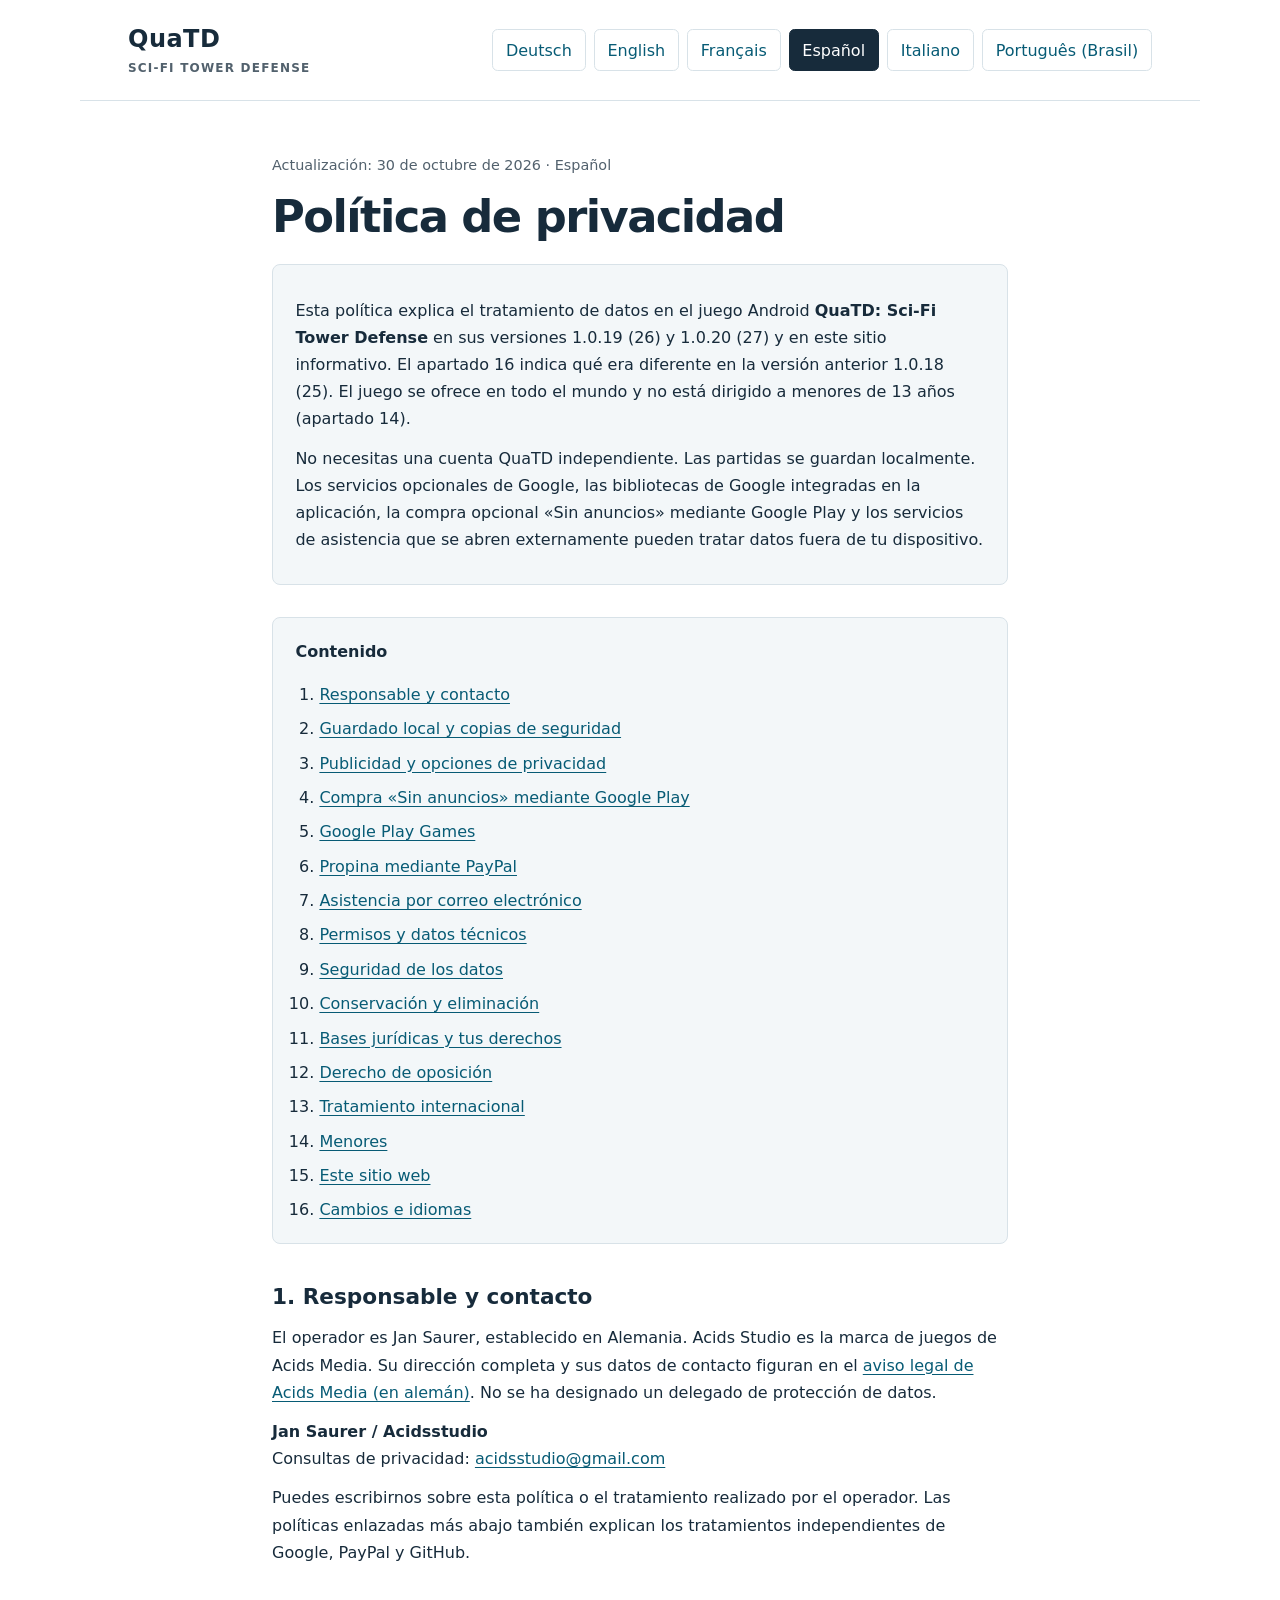
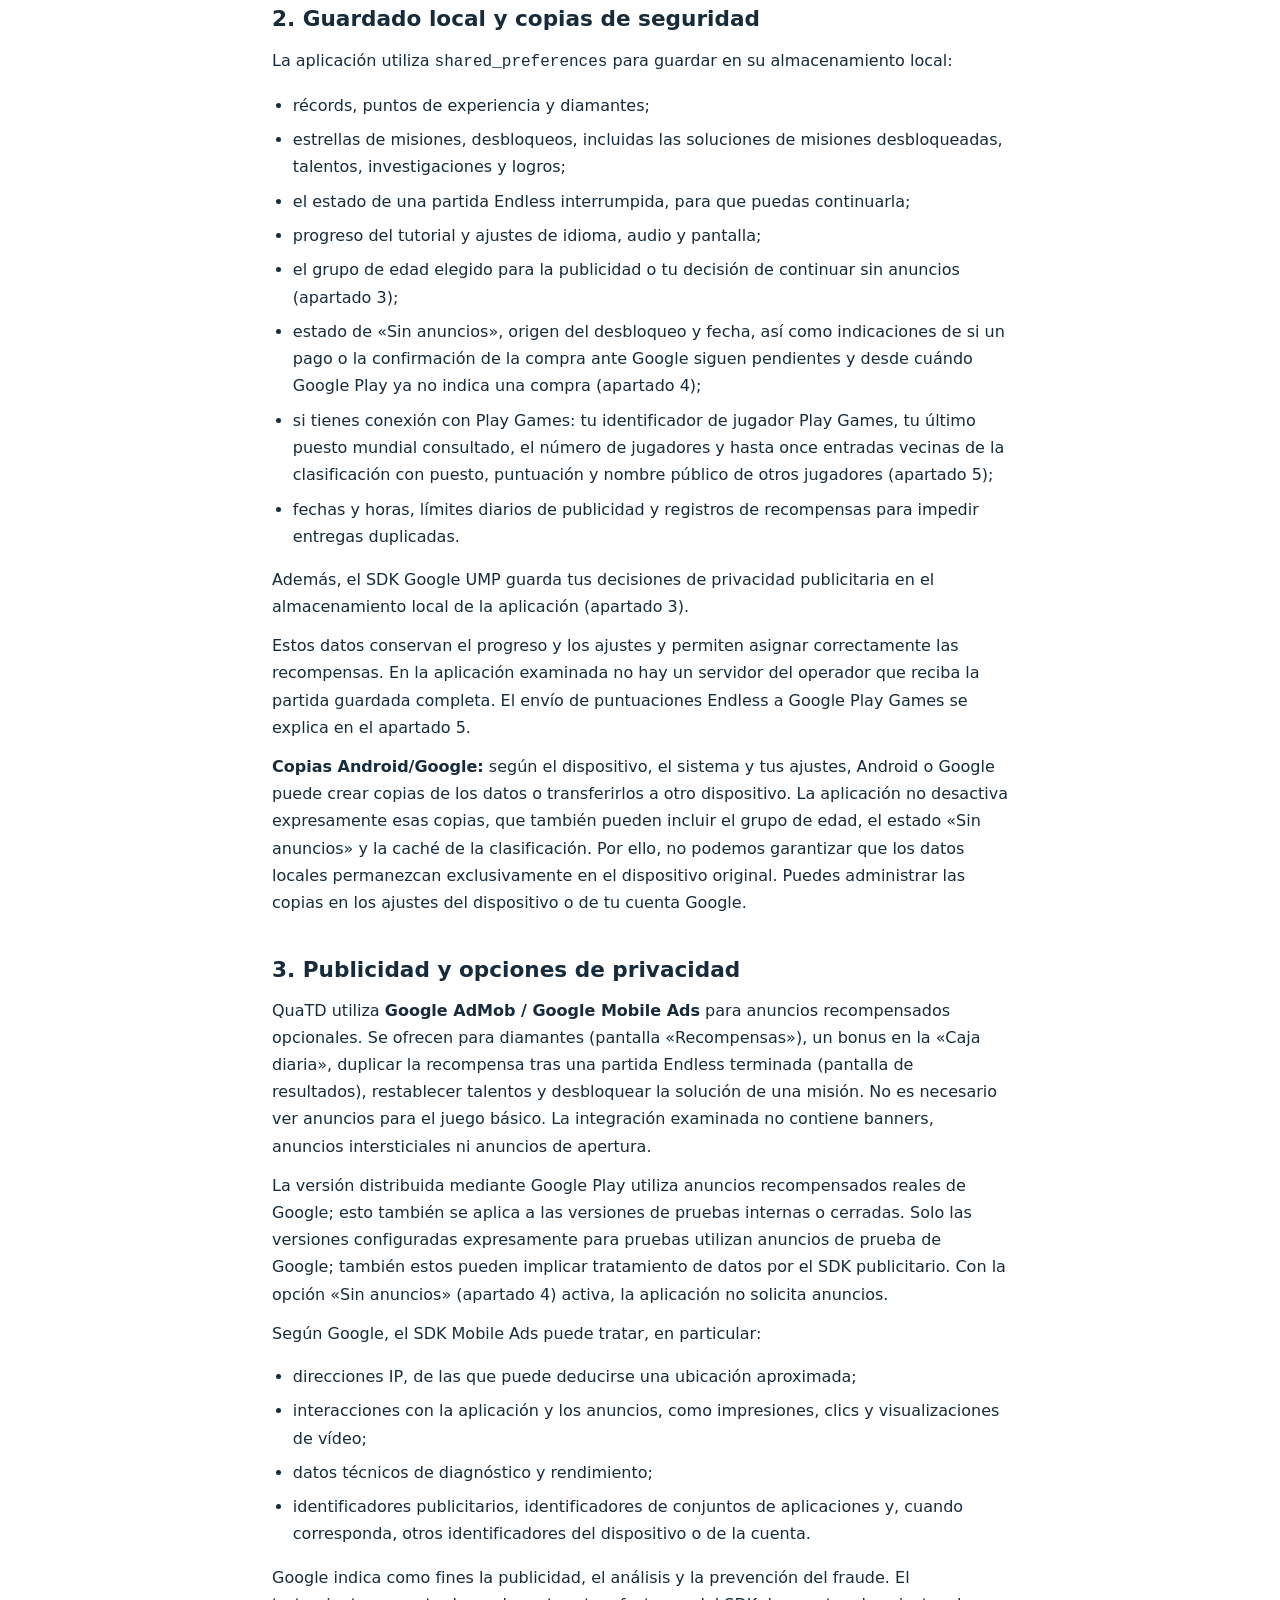
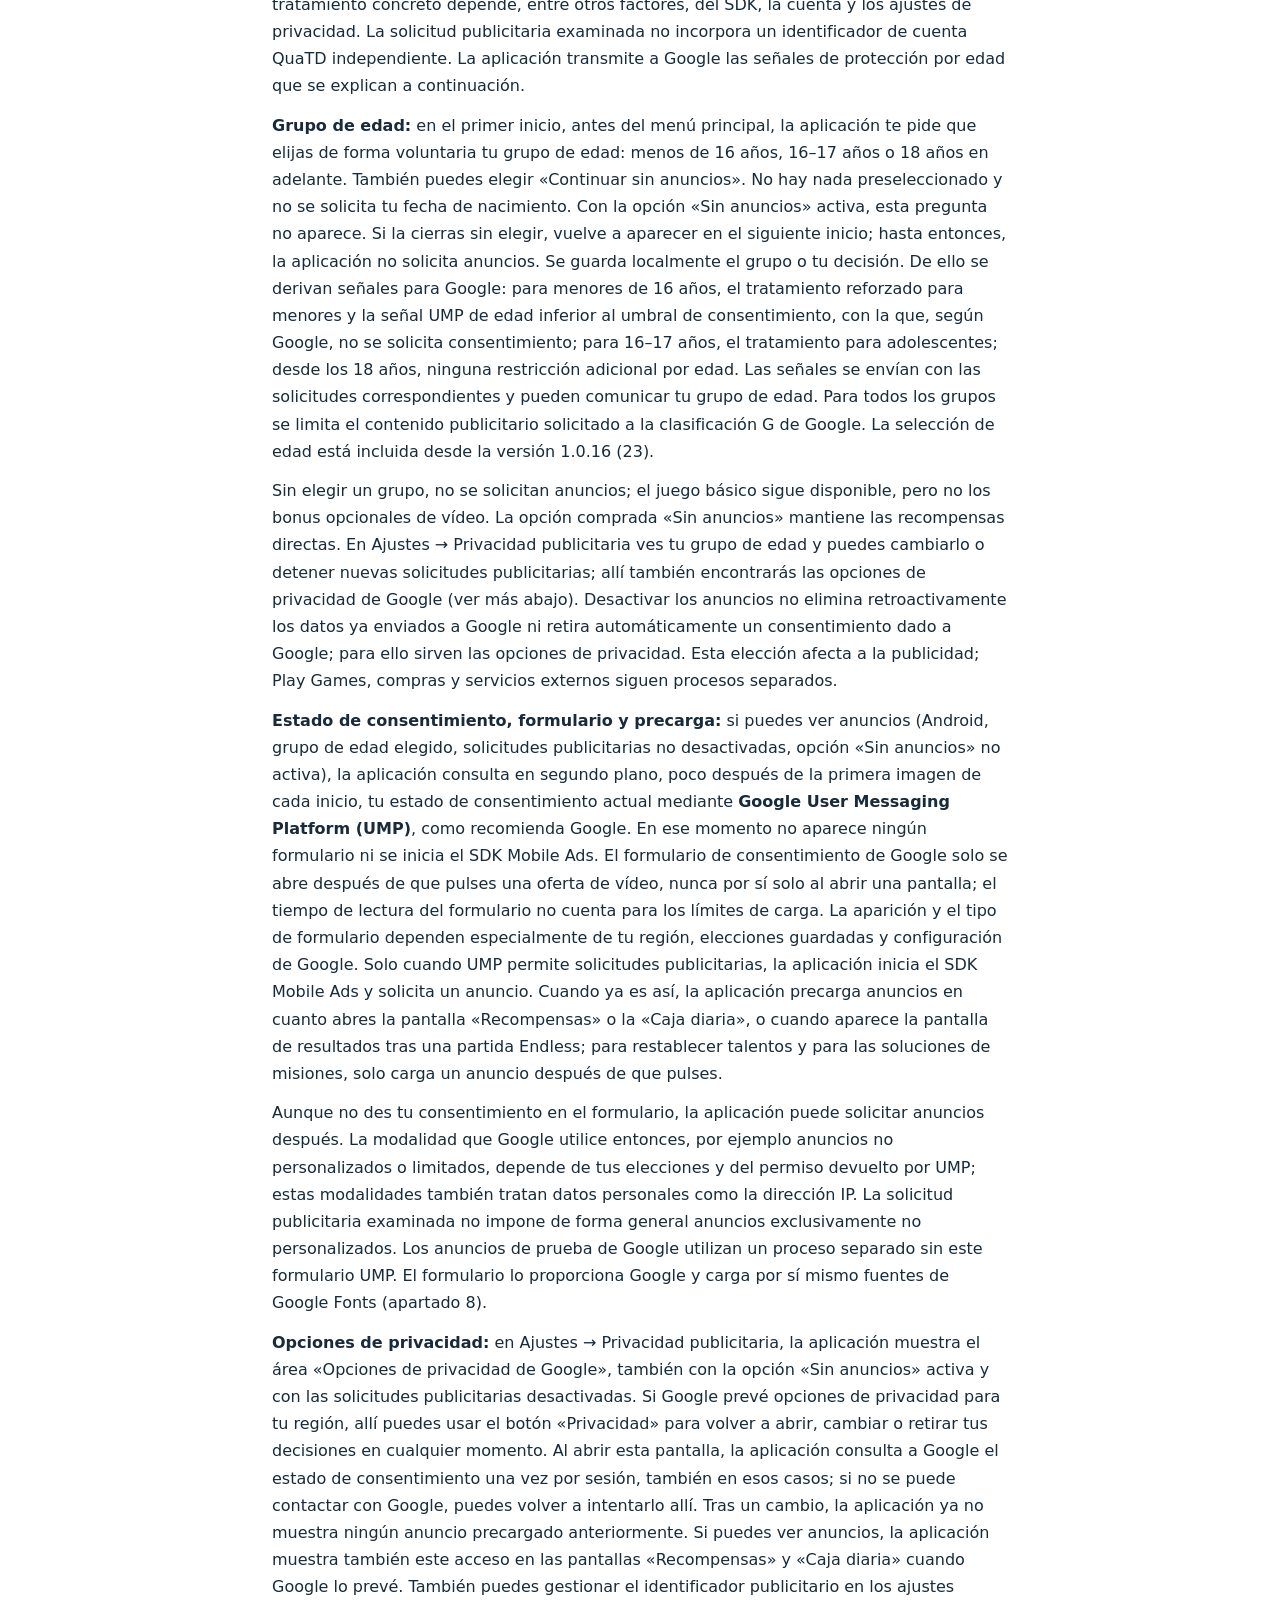
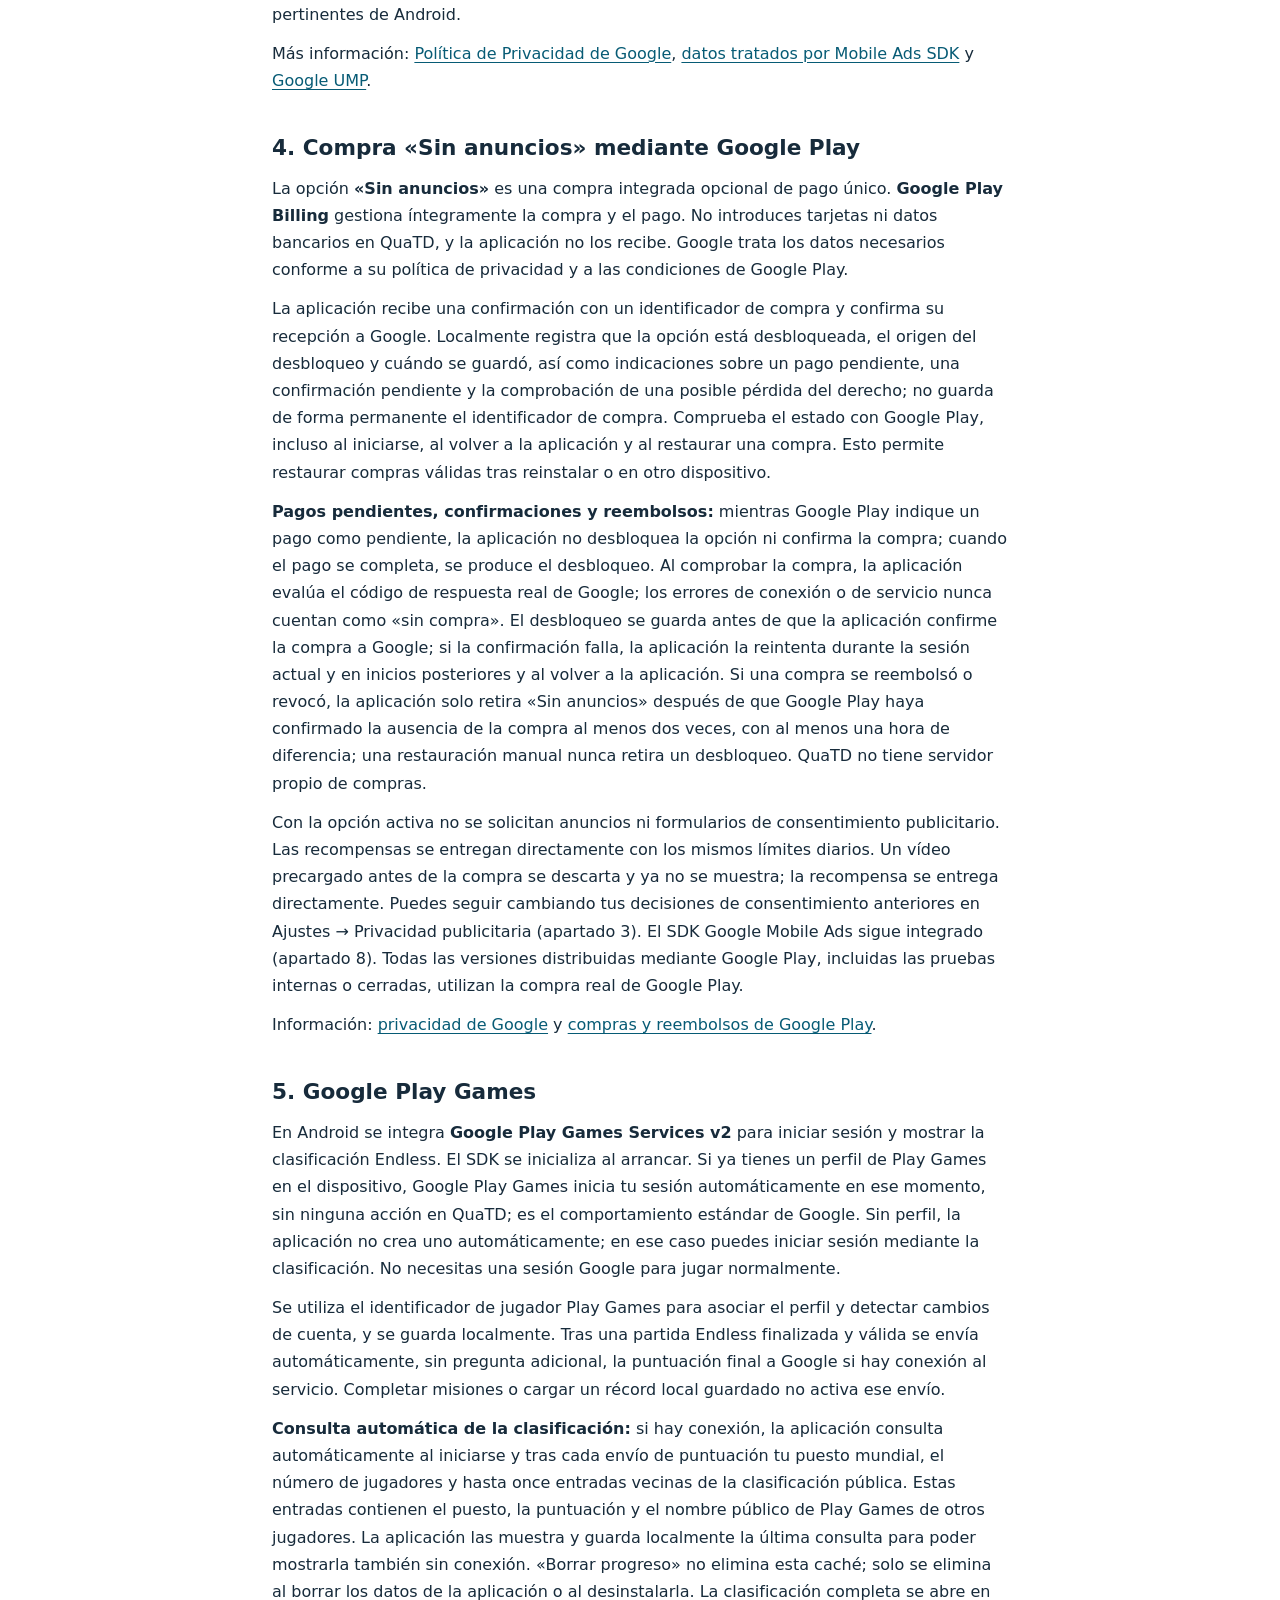
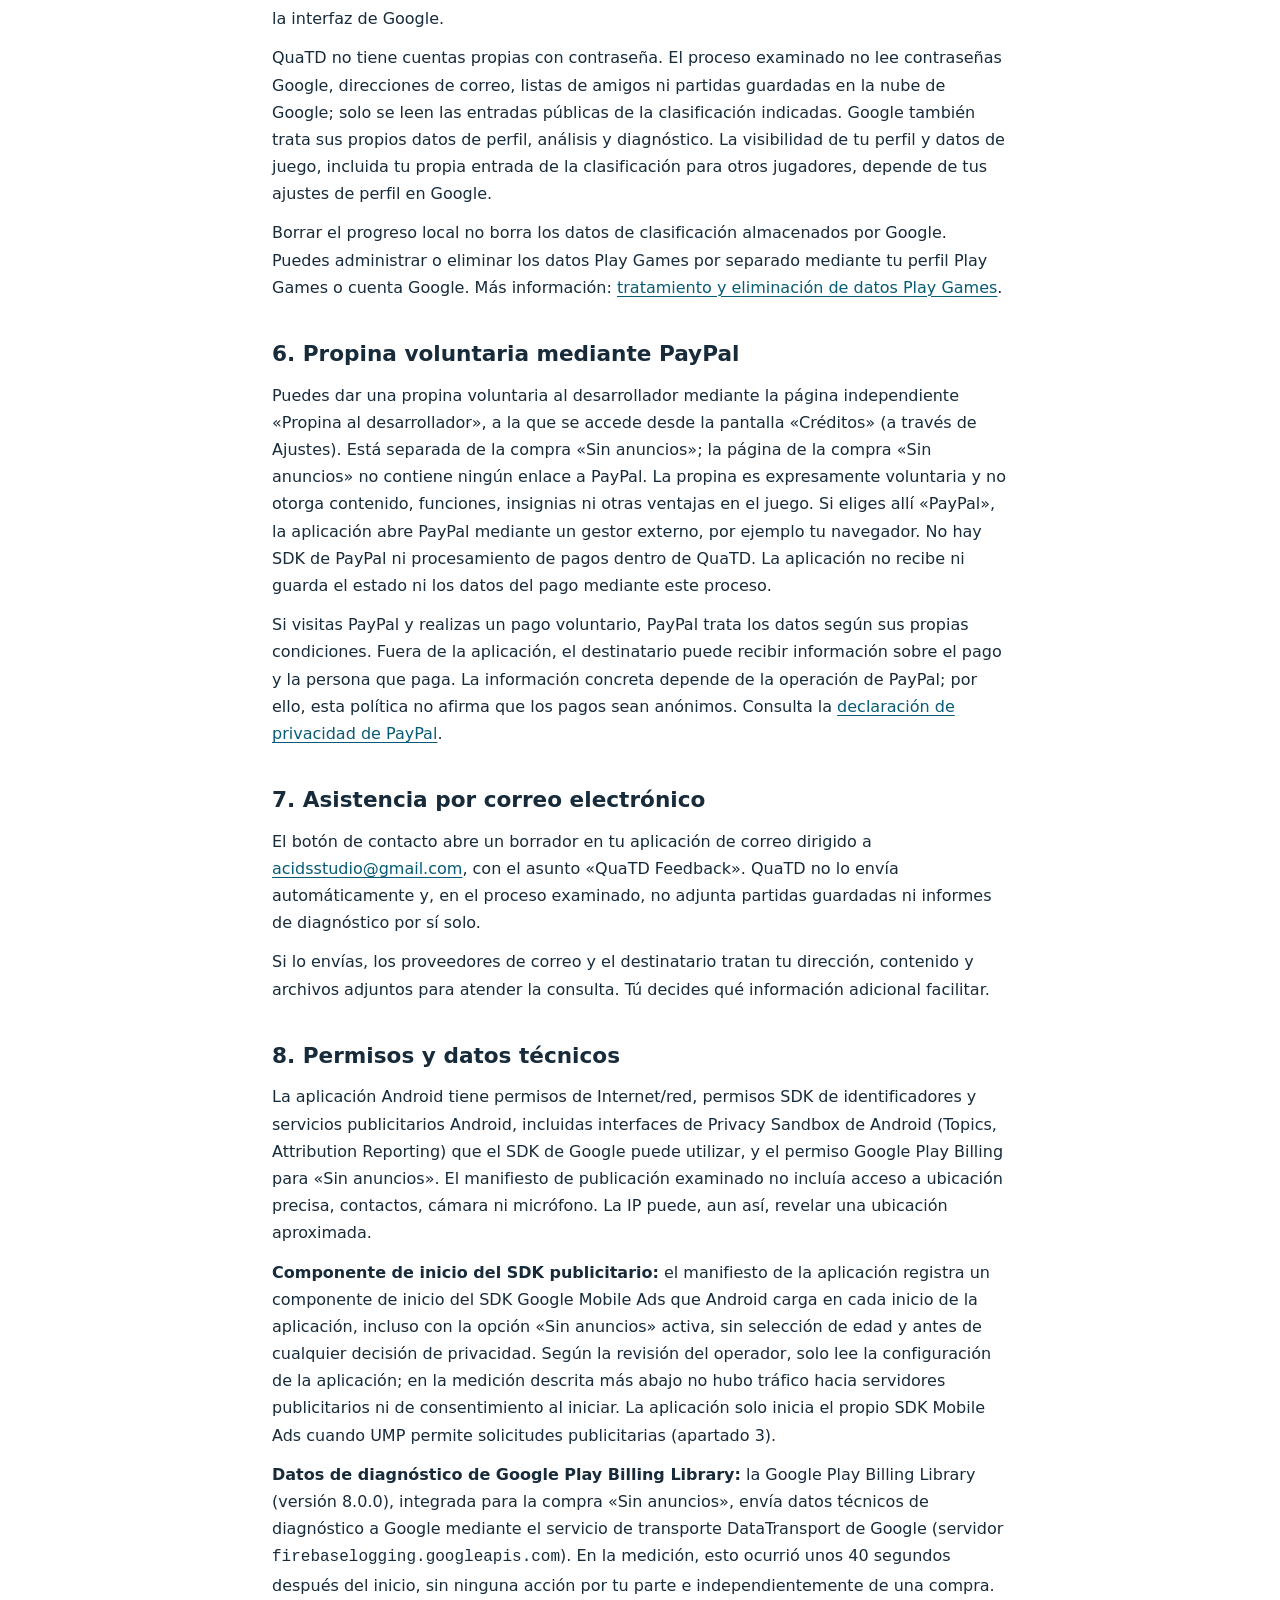
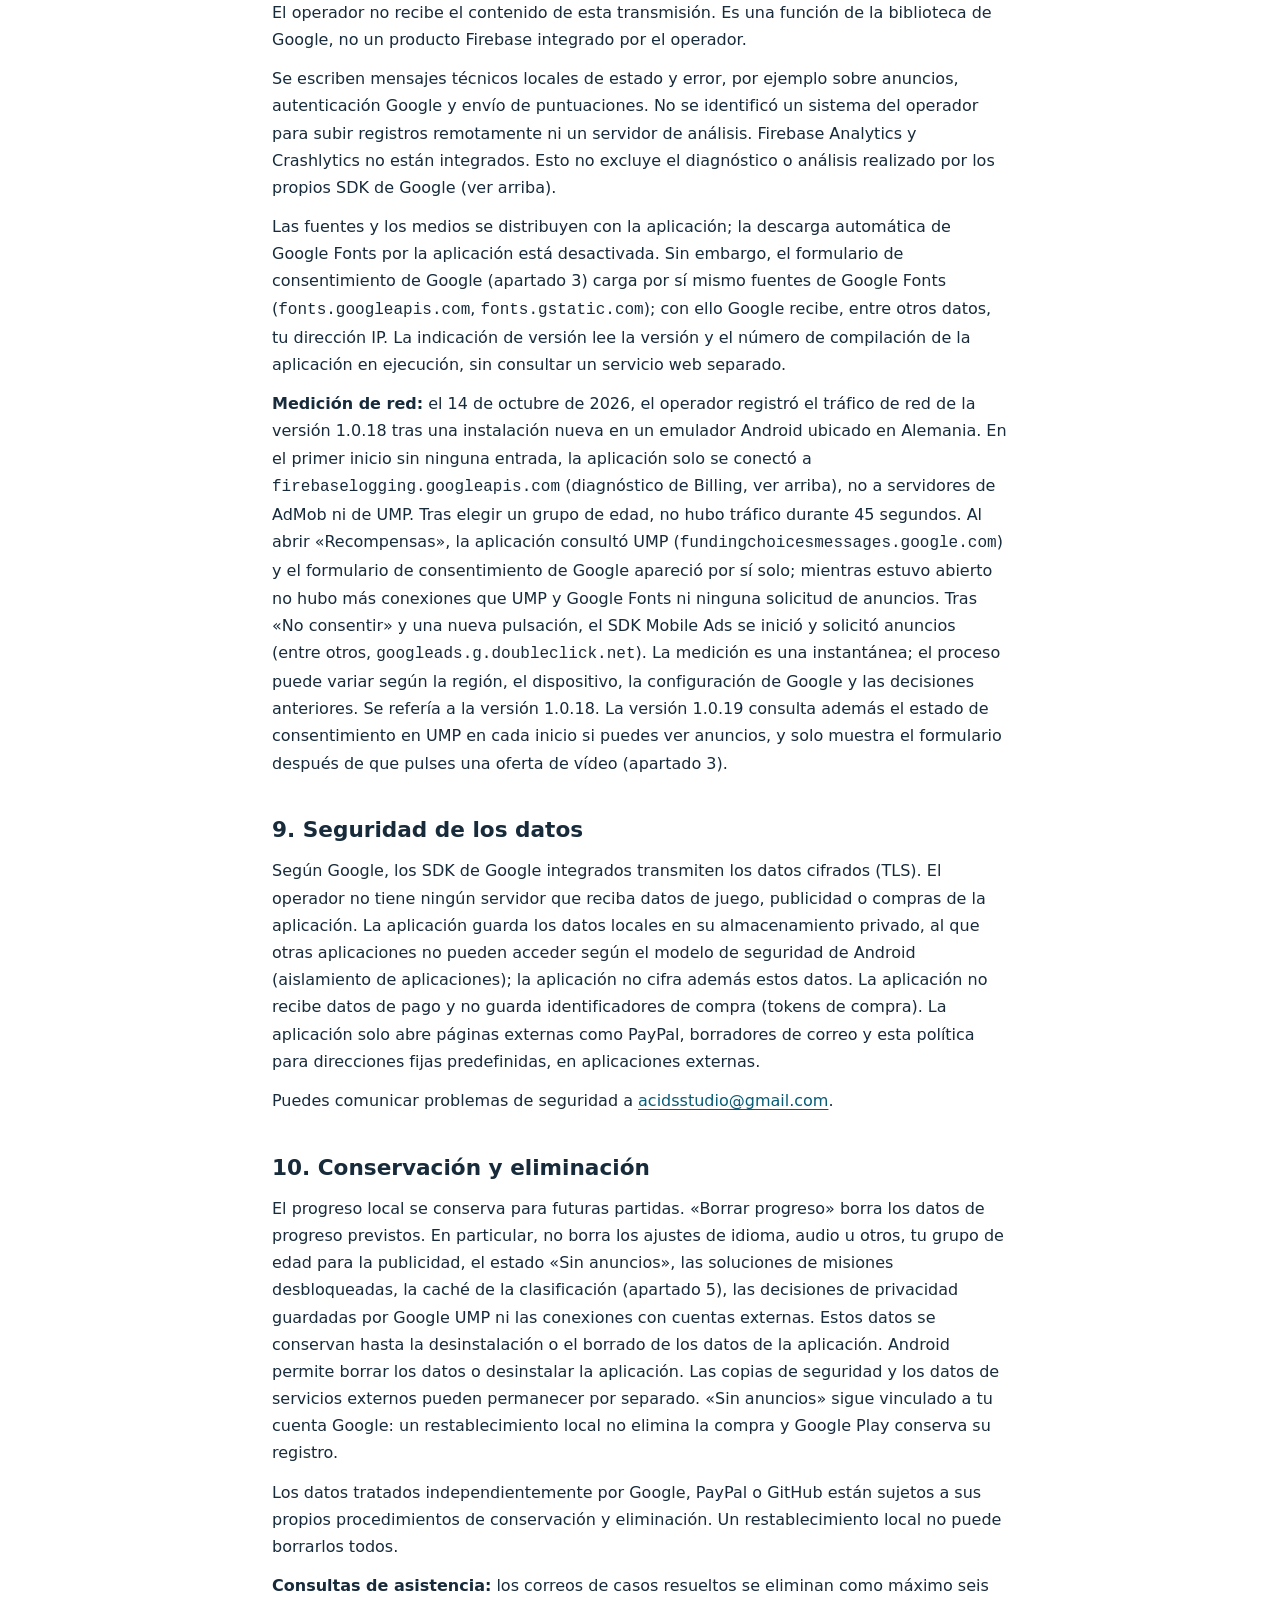
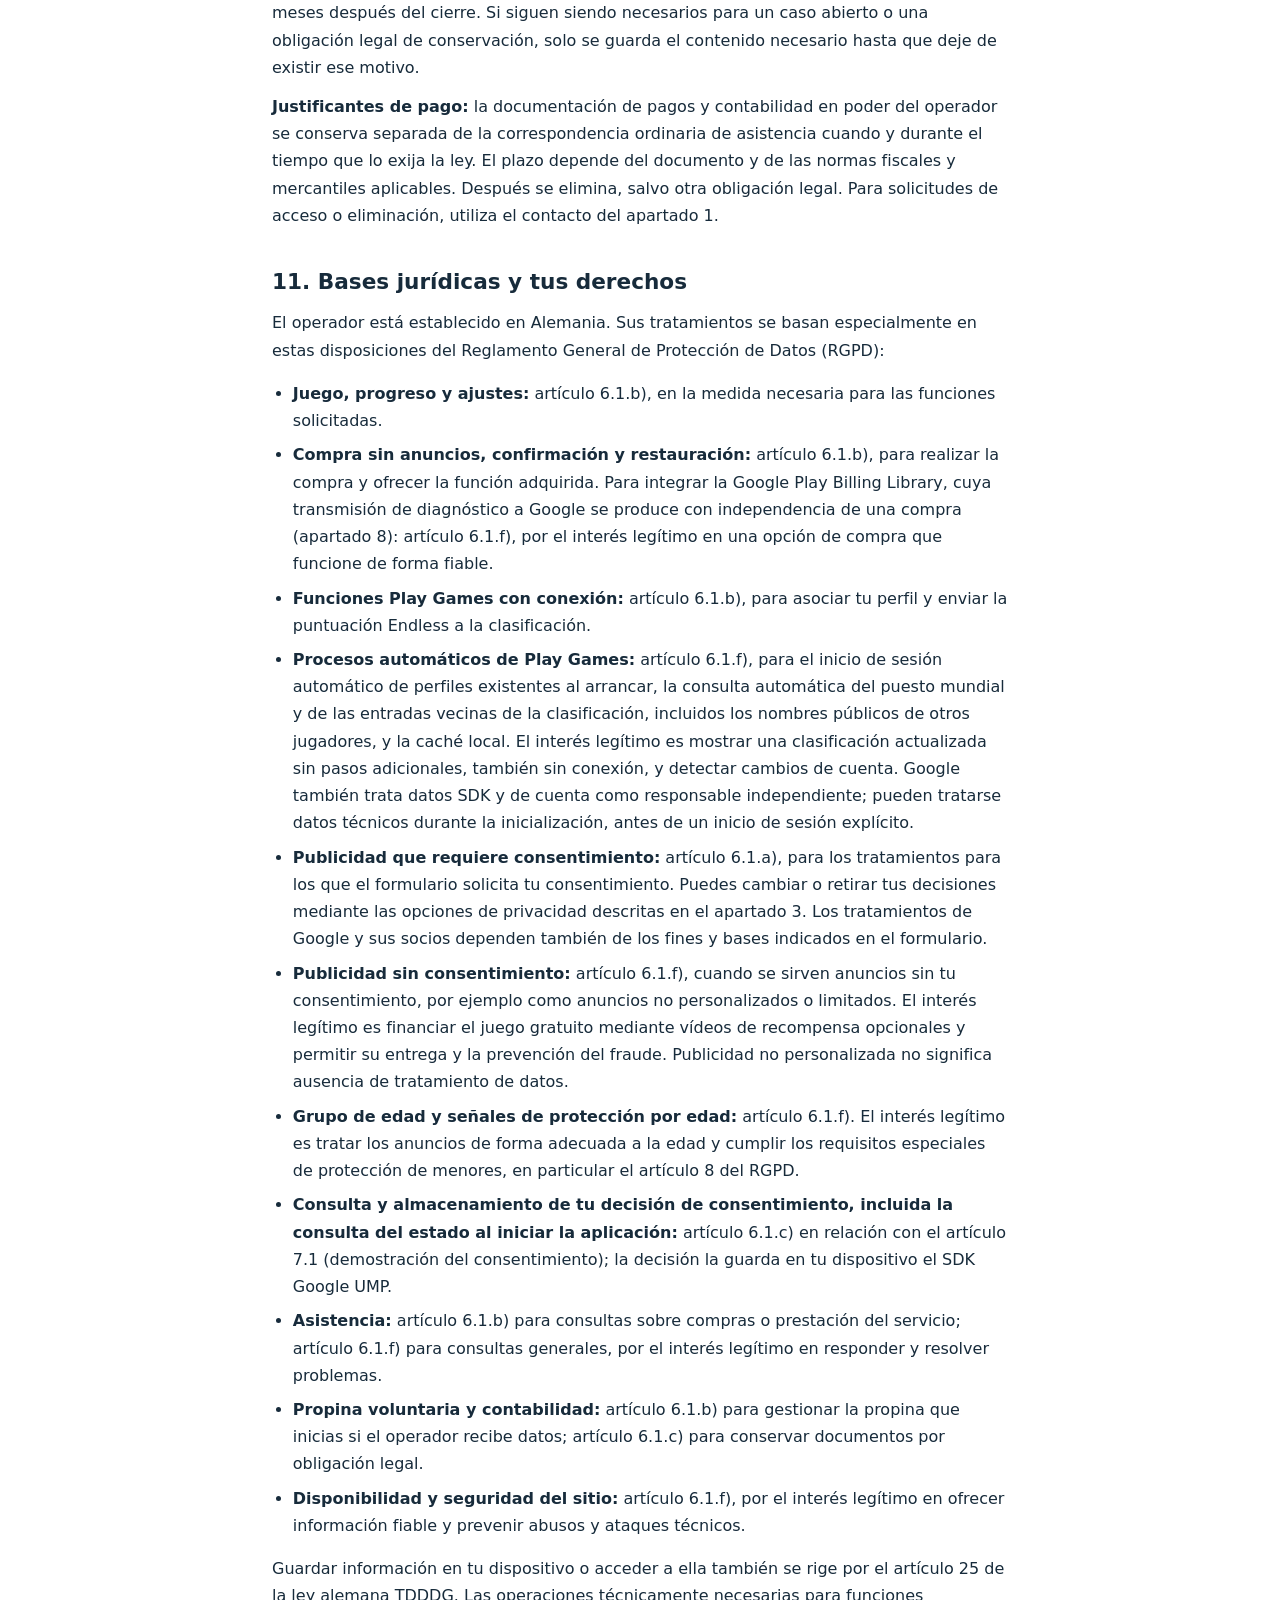
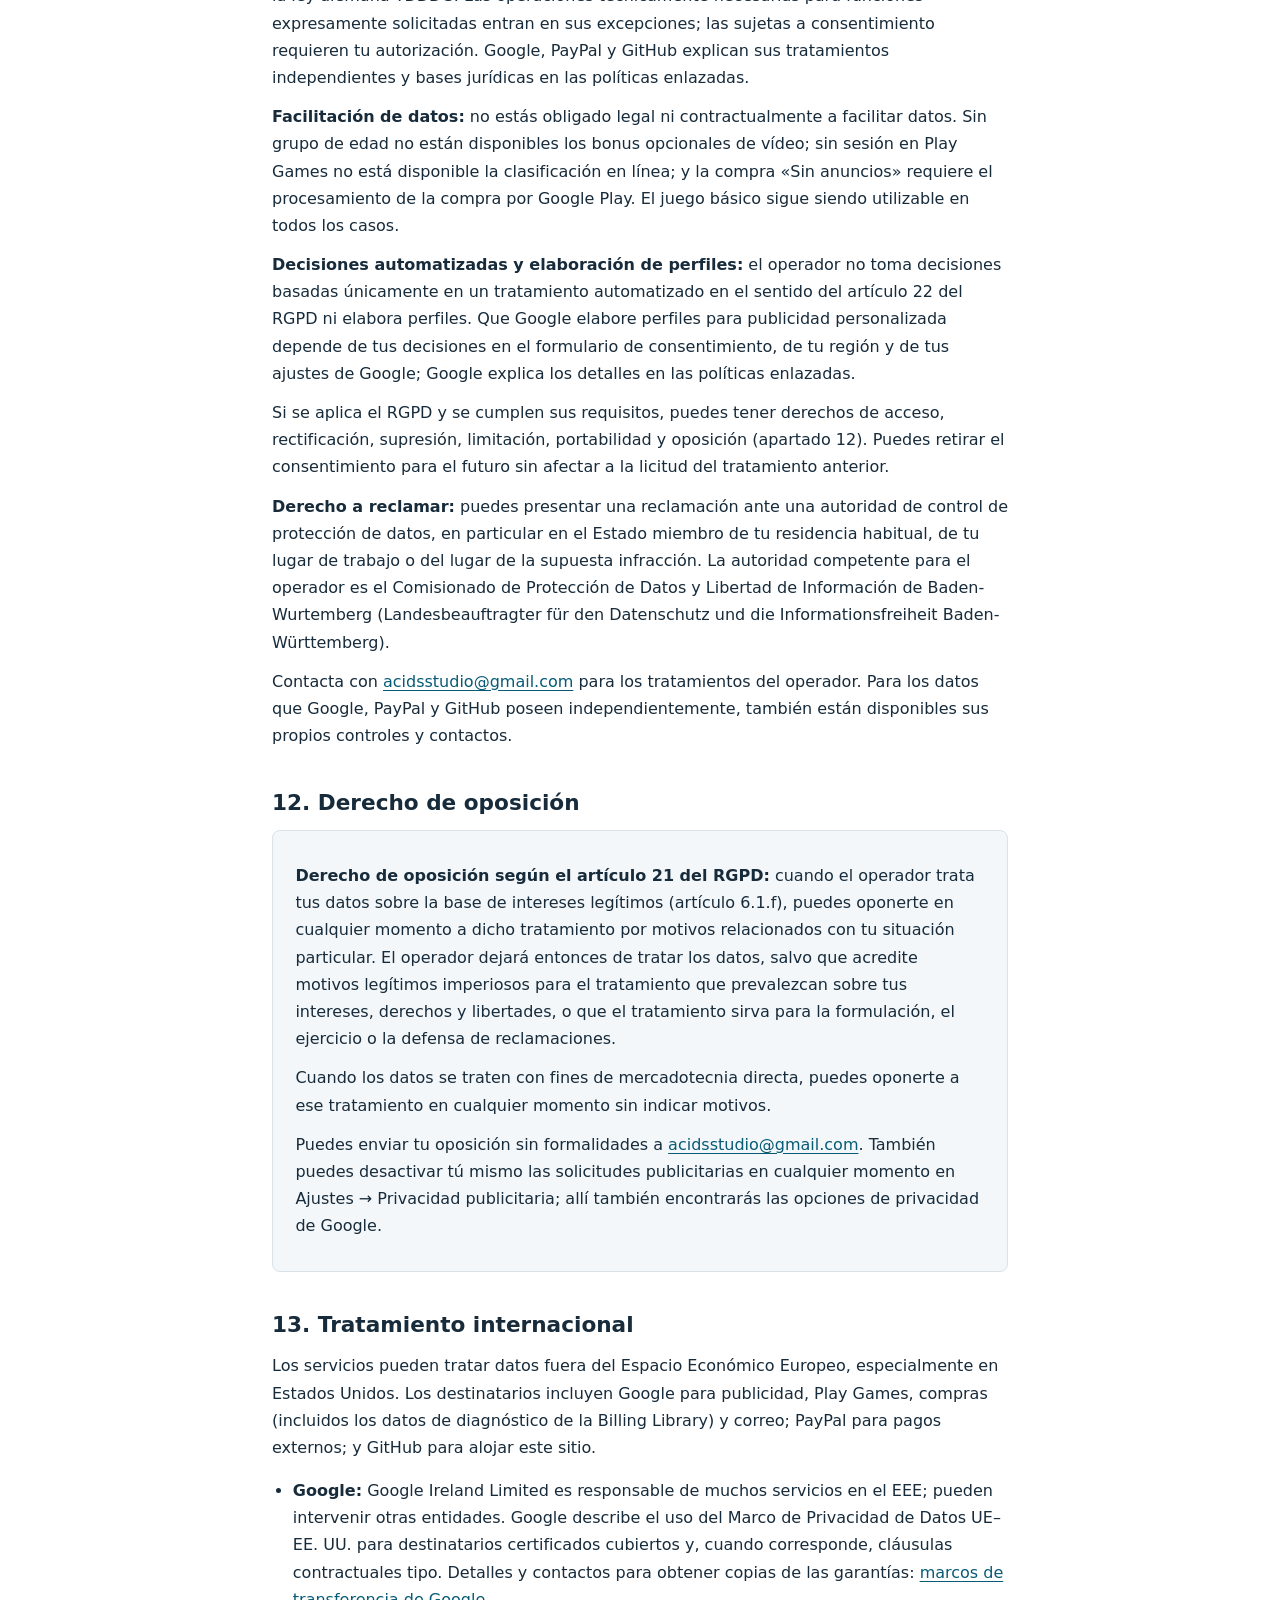
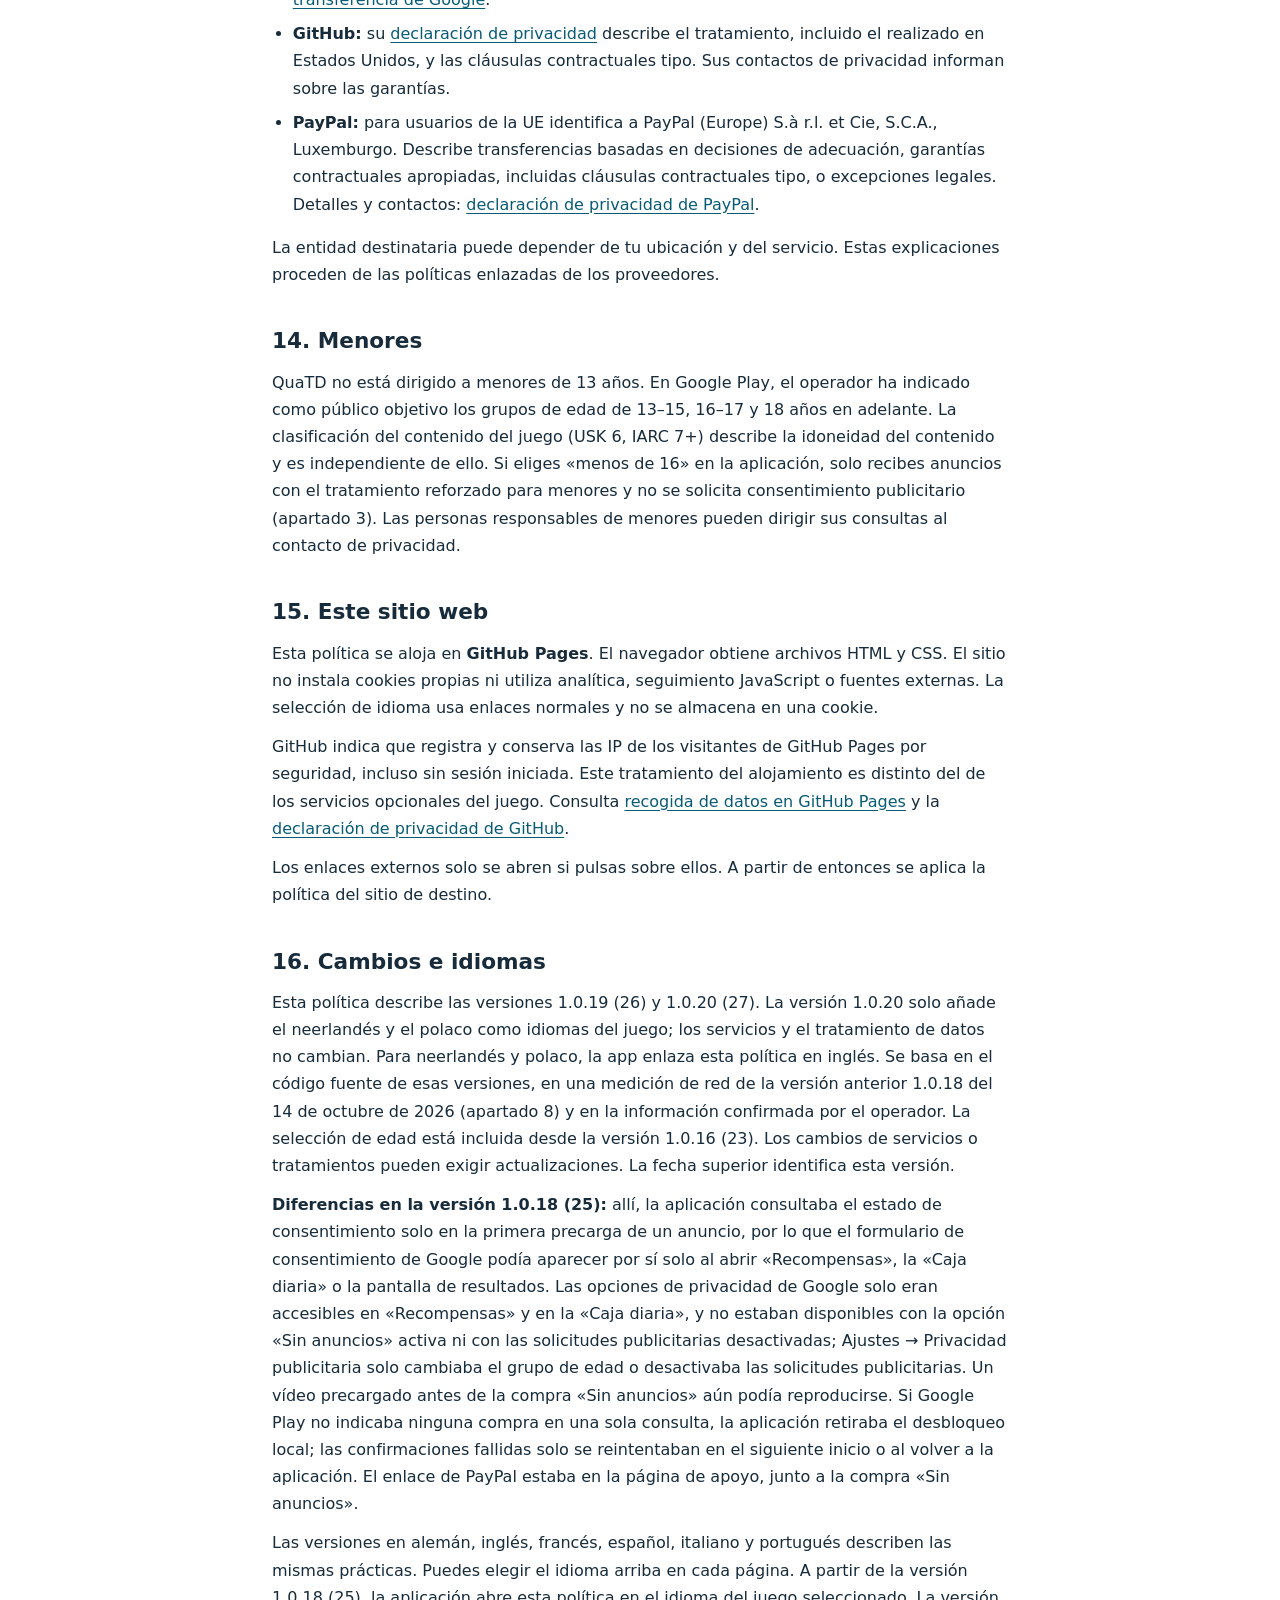
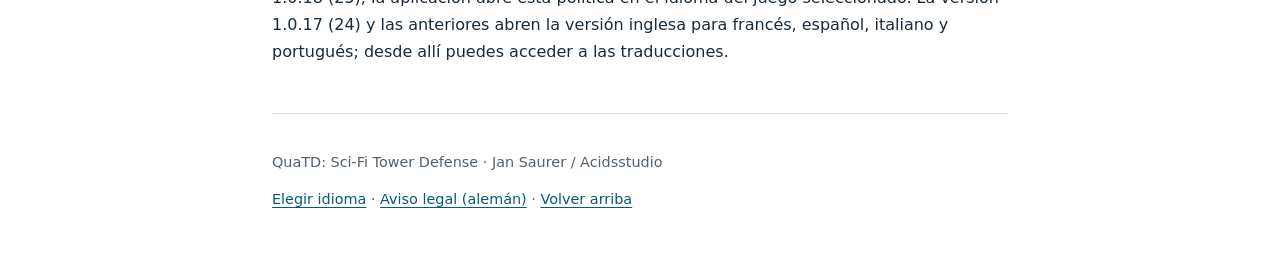
<file: es/index.html>
<!doctype html><html lang="es"><head><meta charset="utf-8"><meta name="viewport" content="width=device-width,initial-scale=1"><meta name="referrer" content="no-referrer"><title>Política de privacidad — QuaTD: Sci-Fi Tower Defense</title><meta name="description" content="Privacidad en QuaTD: partidas guardadas, publicidad de Google, compras, Play Games y asistencia."><link rel="stylesheet" href="../styles.css">
<link rel="alternate" hreflang="de" href="../de/">
<link rel="alternate" hreflang="en" href="../en/">
<link rel="alternate" hreflang="fr" href="../fr/">
<link rel="alternate" hreflang="es" href="../es/">
<link rel="alternate" hreflang="it" href="../it/">
<link rel="alternate" hreflang="pt-BR" href="../pt/">
<link rel="alternate" hreflang="x-default" href="../">
</head><body>
<a class="skip" href="#content">Ir al contenido</a><header class="site-header"><p class="brand">QuaTD<span>SCI-FI TOWER DEFENSE</span></p><nav class="languages" aria-label="Idioma"><a href="../de/" lang="de" hreflang="de">Deutsch</a><a href="../en/" lang="en" hreflang="en">English</a><a href="../fr/" lang="fr" hreflang="fr">Français</a><a href="../es/" lang="es" hreflang="es" aria-current="page">Español</a><a href="../it/" lang="it" hreflang="it">Italiano</a><a href="../pt/" lang="pt-BR" hreflang="pt-BR">Português (Brasil)</a></nav></header><main id="content">
<p class="meta">Actualización: 30 de octubre de 2026 · Español</p><h1>Política de privacidad</h1>
<div class="intro"><p>Esta política explica el tratamiento de datos en el juego Android <strong>QuaTD: Sci-Fi Tower Defense</strong> en sus versiones 1.0.19 (26) y 1.0.20 (27) y en este sitio informativo. El apartado 16 indica qué era diferente en la versión anterior 1.0.18 (25). El juego se ofrece en todo el mundo y no está dirigido a menores de 13 años (apartado 14).</p><p>No necesitas una cuenta QuaTD independiente. Las partidas se guardan localmente. Los servicios opcionales de Google, las bibliotecas de Google integradas en la aplicación, la compra opcional «Sin anuncios» mediante Google Play y los servicios de asistencia que se abren externamente pueden tratar datos fuera de tu dispositivo.</p></div><nav class="toc" aria-label="Contenido"><strong>Contenido</strong><ol><li><a href="#controller">Responsable y contacto</a></li><li><a href="#local">Guardado local y copias de seguridad</a></li><li><a href="#ads">Publicidad y opciones de privacidad</a></li><li><a href="#ad-free">Compra «Sin anuncios» mediante Google Play</a></li><li><a href="#play-games">Google Play Games</a></li><li><a href="#paypal">Propina mediante PayPal</a></li><li><a href="#email">Asistencia por correo electrónico</a></li><li><a href="#technical">Permisos y datos técnicos</a></li><li><a href="#security">Seguridad de los datos</a></li><li><a href="#retention">Conservación y eliminación</a></li><li><a href="#rights">Bases jurídicas y tus derechos</a></li><li><a href="#objection">Derecho de oposición</a></li><li><a href="#international">Tratamiento internacional</a></li><li><a href="#children">Menores</a></li><li><a href="#website">Este sitio web</a></li><li><a href="#changes">Cambios e idiomas</a></li></ol></nav>
<section id="controller"><h2>1. Responsable y contacto</h2><p>El operador es Jan Saurer, establecido en Alemania. Acids Studio es la marca de juegos de Acids Media. Su dirección completa y sus datos de contacto figuran en el <a href="https://acidsmedia.de/impressum.html">aviso legal de Acids Media (en alemán)</a>. No se ha designado un delegado de protección de datos.</p><p><strong>Jan Saurer / Acidsstudio</strong><br>Consultas de privacidad: <a href="mailto:acidsstudio@gmail.com">acidsstudio@gmail.com</a></p><p>Puedes escribirnos sobre esta política o el tratamiento realizado por el operador. Las políticas enlazadas más abajo también explican los tratamientos independientes de Google, PayPal y GitHub.</p></section>
<section id="local"><h2>2. Guardado local y copias de seguridad</h2><p>La aplicación utiliza <code>shared_preferences</code> para guardar en su almacenamiento local:</p><ul><li>récords, puntos de experiencia y diamantes;</li><li>estrellas de misiones, desbloqueos, incluidas las soluciones de misiones desbloqueadas, talentos, investigaciones y logros;</li><li>el estado de una partida Endless interrumpida, para que puedas continuarla;</li><li>progreso del tutorial y ajustes de idioma, audio y pantalla;</li><li>el grupo de edad elegido para la publicidad o tu decisión de continuar sin anuncios (apartado 3);</li><li>estado de «Sin anuncios», origen del desbloqueo y fecha, así como indicaciones de si un pago o la confirmación de la compra ante Google siguen pendientes y desde cuándo Google Play ya no indica una compra (apartado 4);</li><li>si tienes conexión con Play Games: tu identificador de jugador Play Games, tu último puesto mundial consultado, el número de jugadores y hasta once entradas vecinas de la clasificación con puesto, puntuación y nombre público de otros jugadores (apartado 5);</li><li>fechas y horas, límites diarios de publicidad y registros de recompensas para impedir entregas duplicadas.</li></ul><p>Además, el SDK Google UMP guarda tus decisiones de privacidad publicitaria en el almacenamiento local de la aplicación (apartado 3).</p><p>Estos datos conservan el progreso y los ajustes y permiten asignar correctamente las recompensas. En la aplicación examinada no hay un servidor del operador que reciba la partida guardada completa. El envío de puntuaciones Endless a Google Play Games se explica en el apartado 5.</p><p><strong>Copias Android/Google:</strong> según el dispositivo, el sistema y tus ajustes, Android o Google puede crear copias de los datos o transferirlos a otro dispositivo. La aplicación no desactiva expresamente esas copias, que también pueden incluir el grupo de edad, el estado «Sin anuncios» y la caché de la clasificación. Por ello, no podemos garantizar que los datos locales permanezcan exclusivamente en el dispositivo original. Puedes administrar las copias en los ajustes del dispositivo o de tu cuenta Google.</p></section>
<section id="ads"><h2>3. Publicidad y opciones de privacidad</h2><p>QuaTD utiliza <strong>Google AdMob / Google Mobile Ads</strong> para anuncios recompensados opcionales. Se ofrecen para diamantes (pantalla «Recompensas»), un bonus en la «Caja diaria», duplicar la recompensa tras una partida Endless terminada (pantalla de resultados), restablecer talentos y desbloquear la solución de una misión. No es necesario ver anuncios para el juego básico. La integración examinada no contiene banners, anuncios intersticiales ni anuncios de apertura.</p><p>La versión distribuida mediante Google Play utiliza anuncios recompensados reales de Google; esto también se aplica a las versiones de pruebas internas o cerradas. Solo las versiones configuradas expresamente para pruebas utilizan anuncios de prueba de Google; también estos pueden implicar tratamiento de datos por el SDK publicitario. Con la opción «Sin anuncios» (apartado 4) activa, la aplicación no solicita anuncios.</p><p>Según Google, el SDK Mobile Ads puede tratar, en particular:</p><ul><li>direcciones IP, de las que puede deducirse una ubicación aproximada;</li><li>interacciones con la aplicación y los anuncios, como impresiones, clics y visualizaciones de vídeo;</li><li>datos técnicos de diagnóstico y rendimiento;</li><li>identificadores publicitarios, identificadores de conjuntos de aplicaciones y, cuando corresponda, otros identificadores del dispositivo o de la cuenta.</li></ul><p>Google indica como fines la publicidad, el análisis y la prevención del fraude. El tratamiento concreto depende, entre otros factores, del SDK, la cuenta y los ajustes de privacidad. La solicitud publicitaria examinada no incorpora un identificador de cuenta QuaTD independiente. La aplicación transmite a Google las señales de protección por edad que se explican a continuación.</p><p><strong>Grupo de edad:</strong> en el primer inicio, antes del menú principal, la aplicación te pide que elijas de forma voluntaria tu grupo de edad: menos de 16 años, 16–17 años o 18 años en adelante. También puedes elegir «Continuar sin anuncios». No hay nada preseleccionado y no se solicita tu fecha de nacimiento. Con la opción «Sin anuncios» activa, esta pregunta no aparece. Si la cierras sin elegir, vuelve a aparecer en el siguiente inicio; hasta entonces, la aplicación no solicita anuncios. Se guarda localmente el grupo o tu decisión. De ello se derivan señales para Google: para menores de 16 años, el tratamiento reforzado para menores y la señal UMP de edad inferior al umbral de consentimiento, con la que, según Google, no se solicita consentimiento; para 16–17 años, el tratamiento para adolescentes; desde los 18 años, ninguna restricción adicional por edad. Las señales se envían con las solicitudes correspondientes y pueden comunicar tu grupo de edad. Para todos los grupos se limita el contenido publicitario solicitado a la clasificación G de Google. La selección de edad está incluida desde la versión 1.0.16 (23).</p><p>Sin elegir un grupo, no se solicitan anuncios; el juego básico sigue disponible, pero no los bonus opcionales de vídeo. La opción comprada «Sin anuncios» mantiene las recompensas directas. En Ajustes → Privacidad publicitaria ves tu grupo de edad y puedes cambiarlo o detener nuevas solicitudes publicitarias; allí también encontrarás las opciones de privacidad de Google (ver más abajo). Desactivar los anuncios no elimina retroactivamente los datos ya enviados a Google ni retira automáticamente un consentimiento dado a Google; para ello sirven las opciones de privacidad. Esta elección afecta a la publicidad; Play Games, compras y servicios externos siguen procesos separados.</p><p><strong>Estado de consentimiento, formulario y precarga:</strong> si puedes ver anuncios (Android, grupo de edad elegido, solicitudes publicitarias no desactivadas, opción «Sin anuncios» no activa), la aplicación consulta en segundo plano, poco después de la primera imagen de cada inicio, tu estado de consentimiento actual mediante <strong>Google User Messaging Platform (UMP)</strong>, como recomienda Google. En ese momento no aparece ningún formulario ni se inicia el SDK Mobile Ads. El formulario de consentimiento de Google solo se abre después de que pulses una oferta de vídeo, nunca por sí solo al abrir una pantalla; el tiempo de lectura del formulario no cuenta para los límites de carga. La aparición y el tipo de formulario dependen especialmente de tu región, elecciones guardadas y configuración de Google. Solo cuando UMP permite solicitudes publicitarias, la aplicación inicia el SDK Mobile Ads y solicita un anuncio. Cuando ya es así, la aplicación precarga anuncios en cuanto abres la pantalla «Recompensas» o la «Caja diaria», o cuando aparece la pantalla de resultados tras una partida Endless; para restablecer talentos y para las soluciones de misiones, solo carga un anuncio después de que pulses.</p><p>Aunque no des tu consentimiento en el formulario, la aplicación puede solicitar anuncios después. La modalidad que Google utilice entonces, por ejemplo anuncios no personalizados o limitados, depende de tus elecciones y del permiso devuelto por UMP; estas modalidades también tratan datos personales como la dirección IP. La solicitud publicitaria examinada no impone de forma general anuncios exclusivamente no personalizados. Los anuncios de prueba de Google utilizan un proceso separado sin este formulario UMP. El formulario lo proporciona Google y carga por sí mismo fuentes de Google Fonts (apartado 8).</p><p><strong>Opciones de privacidad:</strong> en Ajustes → Privacidad publicitaria, la aplicación muestra el área «Opciones de privacidad de Google», también con la opción «Sin anuncios» activa y con las solicitudes publicitarias desactivadas. Si Google prevé opciones de privacidad para tu región, allí puedes usar el botón «Privacidad» para volver a abrir, cambiar o retirar tus decisiones en cualquier momento. Al abrir esta pantalla, la aplicación consulta a Google el estado de consentimiento una vez por sesión, también en esos casos; si no se puede contactar con Google, puedes volver a intentarlo allí. Tras un cambio, la aplicación ya no muestra ningún anuncio precargado anteriormente. Si puedes ver anuncios, la aplicación muestra también este acceso en las pantallas «Recompensas» y «Caja diaria» cuando Google lo prevé. También puedes gestionar el identificador publicitario en los ajustes pertinentes de Android.</p><p>Más información: <a href="https://policies.google.com/privacy">Política de Privacidad de Google</a>, <a href="https://developers.google.com/admob/android/privacy/play-data-disclosure">datos tratados por Mobile Ads SDK</a> y <a href="https://developers.google.com/admob/flutter/privacy">Google UMP</a>.</p></section>
<section id="ad-free"><h2>4. Compra «Sin anuncios» mediante Google Play</h2><p>La opción <strong>«Sin anuncios»</strong> es una compra integrada opcional de pago único. <strong>Google Play Billing</strong> gestiona íntegramente la compra y el pago. No introduces tarjetas ni datos bancarios en QuaTD, y la aplicación no los recibe. Google trata los datos necesarios conforme a su política de privacidad y a las condiciones de Google Play.</p><p>La aplicación recibe una confirmación con un identificador de compra y confirma su recepción a Google. Localmente registra que la opción está desbloqueada, el origen del desbloqueo y cuándo se guardó, así como indicaciones sobre un pago pendiente, una confirmación pendiente y la comprobación de una posible pérdida del derecho; no guarda de forma permanente el identificador de compra. Comprueba el estado con Google Play, incluso al iniciarse, al volver a la aplicación y al restaurar una compra. Esto permite restaurar compras válidas tras reinstalar o en otro dispositivo.</p><p><strong>Pagos pendientes, confirmaciones y reembolsos:</strong> mientras Google Play indique un pago como pendiente, la aplicación no desbloquea la opción ni confirma la compra; cuando el pago se completa, se produce el desbloqueo. Al comprobar la compra, la aplicación evalúa el código de respuesta real de Google; los errores de conexión o de servicio nunca cuentan como «sin compra». El desbloqueo se guarda antes de que la aplicación confirme la compra a Google; si la confirmación falla, la aplicación la reintenta durante la sesión actual y en inicios posteriores y al volver a la aplicación. Si una compra se reembolsó o revocó, la aplicación solo retira «Sin anuncios» después de que Google Play haya confirmado la ausencia de la compra al menos dos veces, con al menos una hora de diferencia; una restauración manual nunca retira un desbloqueo. QuaTD no tiene servidor propio de compras.</p><p>Con la opción activa no se solicitan anuncios ni formularios de consentimiento publicitario. Las recompensas se entregan directamente con los mismos límites diarios. Un vídeo precargado antes de la compra se descarta y ya no se muestra; la recompensa se entrega directamente. Puedes seguir cambiando tus decisiones de consentimiento anteriores en Ajustes → Privacidad publicitaria (apartado 3). El SDK Google Mobile Ads sigue integrado (apartado 8). Todas las versiones distribuidas mediante Google Play, incluidas las pruebas internas o cerradas, utilizan la compra real de Google Play.</p><p>Información: <a href="https://policies.google.com/privacy">privacidad de Google</a> y <a href="https://support.google.com/googleplay/answer/2479637">compras y reembolsos de Google Play</a>.</p></section>
<section id="play-games"><h2>5. Google Play Games</h2><p>En Android se integra <strong>Google Play Games Services v2</strong> para iniciar sesión y mostrar la clasificación Endless. El SDK se inicializa al arrancar. Si ya tienes un perfil de Play Games en el dispositivo, Google Play Games inicia tu sesión automáticamente en ese momento, sin ninguna acción en QuaTD; es el comportamiento estándar de Google. Sin perfil, la aplicación no crea uno automáticamente; en ese caso puedes iniciar sesión mediante la clasificación. No necesitas una sesión Google para jugar normalmente.</p><p>Se utiliza el identificador de jugador Play Games para asociar el perfil y detectar cambios de cuenta, y se guarda localmente. Tras una partida Endless finalizada y válida se envía automáticamente, sin pregunta adicional, la puntuación final a Google si hay conexión al servicio. Completar misiones o cargar un récord local guardado no activa ese envío.</p><p><strong>Consulta automática de la clasificación:</strong> si hay conexión, la aplicación consulta automáticamente al iniciarse y tras cada envío de puntuación tu puesto mundial, el número de jugadores y hasta once entradas vecinas de la clasificación pública. Estas entradas contienen el puesto, la puntuación y el nombre público de Play Games de otros jugadores. La aplicación las muestra y guarda localmente la última consulta para poder mostrarla también sin conexión. «Borrar progreso» no elimina esta caché; solo se elimina al borrar los datos de la aplicación o al desinstalarla. La clasificación completa se abre en la interfaz de Google.</p><p>QuaTD no tiene cuentas propias con contraseña. El proceso examinado no lee contraseñas Google, direcciones de correo, listas de amigos ni partidas guardadas en la nube de Google; solo se leen las entradas públicas de la clasificación indicadas. Google también trata sus propios datos de perfil, análisis y diagnóstico. La visibilidad de tu perfil y datos de juego, incluida tu propia entrada de la clasificación para otros jugadores, depende de tus ajustes de perfil en Google.</p><p>Borrar el progreso local no borra los datos de clasificación almacenados por Google. Puedes administrar o eliminar los datos Play Games por separado mediante tu perfil Play Games o cuenta Google. Más información: <a href="https://developer.android.com/games/pgs/data-collection">tratamiento y eliminación de datos Play Games</a>.</p></section>
<section id="paypal"><h2>6. Propina voluntaria mediante PayPal</h2><p>Puedes dar una propina voluntaria al desarrollador mediante la página independiente «Propina al desarrollador», a la que se accede desde la pantalla «Créditos» (a través de Ajustes). Está separada de la compra «Sin anuncios»; la página de la compra «Sin anuncios» no contiene ningún enlace a PayPal. La propina es expresamente voluntaria y no otorga contenido, funciones, insignias ni otras ventajas en el juego. Si eliges allí «PayPal», la aplicación abre PayPal mediante un gestor externo, por ejemplo tu navegador. No hay SDK de PayPal ni procesamiento de pagos dentro de QuaTD. La aplicación no recibe ni guarda el estado ni los datos del pago mediante este proceso.</p><p>Si visitas PayPal y realizas un pago voluntario, PayPal trata los datos según sus propias condiciones. Fuera de la aplicación, el destinatario puede recibir información sobre el pago y la persona que paga. La información concreta depende de la operación de PayPal; por ello, esta política no afirma que los pagos sean anónimos. Consulta la <a href="https://www.paypal.com/webapps/mpp/ua/privacy-full">declaración de privacidad de PayPal</a>.</p></section>
<section id="email"><h2>7. Asistencia por correo electrónico</h2><p>El botón de contacto abre un borrador en tu aplicación de correo dirigido a <a href="mailto:acidsstudio@gmail.com">acidsstudio@gmail.com</a>, con el asunto «QuaTD Feedback». QuaTD no lo envía automáticamente y, en el proceso examinado, no adjunta partidas guardadas ni informes de diagnóstico por sí solo.</p><p>Si lo envías, los proveedores de correo y el destinatario tratan tu dirección, contenido y archivos adjuntos para atender la consulta. Tú decides qué información adicional facilitar.</p></section>
<section id="technical"><h2>8. Permisos y datos técnicos</h2><p>La aplicación Android tiene permisos de Internet/red, permisos SDK de identificadores y servicios publicitarios Android, incluidas interfaces de Privacy Sandbox de Android (Topics, Attribution Reporting) que el SDK de Google puede utilizar, y el permiso Google Play Billing para «Sin anuncios». El manifiesto de publicación examinado no incluía acceso a ubicación precisa, contactos, cámara ni micrófono. La IP puede, aun así, revelar una ubicación aproximada.</p><p><strong>Componente de inicio del SDK publicitario:</strong> el manifiesto de la aplicación registra un componente de inicio del SDK Google Mobile Ads que Android carga en cada inicio de la aplicación, incluso con la opción «Sin anuncios» activa, sin selección de edad y antes de cualquier decisión de privacidad. Según la revisión del operador, solo lee la configuración de la aplicación; en la medición descrita más abajo no hubo tráfico hacia servidores publicitarios ni de consentimiento al iniciar. La aplicación solo inicia el propio SDK Mobile Ads cuando UMP permite solicitudes publicitarias (apartado 3).</p><p><strong>Datos de diagnóstico de Google Play Billing Library:</strong> la Google Play Billing Library (versión 8.0.0), integrada para la compra «Sin anuncios», envía datos técnicos de diagnóstico a Google mediante el servicio de transporte DataTransport de Google (servidor <code>firebaselogging.googleapis.com</code>). En la medición, esto ocurrió unos 40 segundos después del inicio, sin ninguna acción por tu parte e independientemente de una compra. El operador no recibe el contenido de esta transmisión. Es una función de la biblioteca de Google, no un producto Firebase integrado por el operador.</p><p>Se escriben mensajes técnicos locales de estado y error, por ejemplo sobre anuncios, autenticación Google y envío de puntuaciones. No se identificó un sistema del operador para subir registros remotamente ni un servidor de análisis. Firebase Analytics y Crashlytics no están integrados. Esto no excluye el diagnóstico o análisis realizado por los propios SDK de Google (ver arriba).</p><p>Las fuentes y los medios se distribuyen con la aplicación; la descarga automática de Google Fonts por la aplicación está desactivada. Sin embargo, el formulario de consentimiento de Google (apartado 3) carga por sí mismo fuentes de Google Fonts (<code>fonts.googleapis.com</code>, <code>fonts.gstatic.com</code>); con ello Google recibe, entre otros datos, tu dirección IP. La indicación de versión lee la versión y el número de compilación de la aplicación en ejecución, sin consultar un servicio web separado.</p><p><strong>Medición de red:</strong> el 14 de octubre de 2026, el operador registró el tráfico de red de la versión 1.0.18 tras una instalación nueva en un emulador Android ubicado en Alemania. En el primer inicio sin ninguna entrada, la aplicación solo se conectó a <code>firebaselogging.googleapis.com</code> (diagnóstico de Billing, ver arriba), no a servidores de AdMob ni de UMP. Tras elegir un grupo de edad, no hubo tráfico durante 45 segundos. Al abrir «Recompensas», la aplicación consultó UMP (<code>fundingchoicesmessages.google.com</code>) y el formulario de consentimiento de Google apareció por sí solo; mientras estuvo abierto no hubo más conexiones que UMP y Google Fonts ni ninguna solicitud de anuncios. Tras «No consentir» y una nueva pulsación, el SDK Mobile Ads se inició y solicitó anuncios (entre otros, <code>googleads.g.doubleclick.net</code>). La medición es una instantánea; el proceso puede variar según la región, el dispositivo, la configuración de Google y las decisiones anteriores. Se refería a la versión 1.0.18. La versión 1.0.19 consulta además el estado de consentimiento en UMP en cada inicio si puedes ver anuncios, y solo muestra el formulario después de que pulses una oferta de vídeo (apartado 3).</p></section>
<section id="security"><h2>9. Seguridad de los datos</h2><p>Según Google, los SDK de Google integrados transmiten los datos cifrados (TLS). El operador no tiene ningún servidor que reciba datos de juego, publicidad o compras de la aplicación. La aplicación guarda los datos locales en su almacenamiento privado, al que otras aplicaciones no pueden acceder según el modelo de seguridad de Android (aislamiento de aplicaciones); la aplicación no cifra además estos datos. La aplicación no recibe datos de pago y no guarda identificadores de compra (tokens de compra). La aplicación solo abre páginas externas como PayPal, borradores de correo y esta política para direcciones fijas predefinidas, en aplicaciones externas.</p><p>Puedes comunicar problemas de seguridad a <a href="mailto:acidsstudio@gmail.com">acidsstudio@gmail.com</a>.</p></section>
<section id="retention"><h2>10. Conservación y eliminación</h2><p>El progreso local se conserva para futuras partidas. «Borrar progreso» borra los datos de progreso previstos. En particular, no borra los ajustes de idioma, audio u otros, tu grupo de edad para la publicidad, el estado «Sin anuncios», las soluciones de misiones desbloqueadas, la caché de la clasificación (apartado 5), las decisiones de privacidad guardadas por Google UMP ni las conexiones con cuentas externas. Estos datos se conservan hasta la desinstalación o el borrado de los datos de la aplicación. Android permite borrar los datos o desinstalar la aplicación. Las copias de seguridad y los datos de servicios externos pueden permanecer por separado. «Sin anuncios» sigue vinculado a tu cuenta Google: un restablecimiento local no elimina la compra y Google Play conserva su registro.</p><p>Los datos tratados independientemente por Google, PayPal o GitHub están sujetos a sus propios procedimientos de conservación y eliminación. Un restablecimiento local no puede borrarlos todos.</p><p><strong>Consultas de asistencia:</strong> los correos de casos resueltos se eliminan como máximo seis meses después del cierre. Si siguen siendo necesarios para un caso abierto o una obligación legal de conservación, solo se guarda el contenido necesario hasta que deje de existir ese motivo.</p><p><strong>Justificantes de pago:</strong> la documentación de pagos y contabilidad en poder del operador se conserva separada de la correspondencia ordinaria de asistencia cuando y durante el tiempo que lo exija la ley. El plazo depende del documento y de las normas fiscales y mercantiles aplicables. Después se elimina, salvo otra obligación legal. Para solicitudes de acceso o eliminación, utiliza el contacto del apartado 1.</p></section>
<section id="rights"><h2>11. Bases jurídicas y tus derechos</h2><p>El operador está establecido en Alemania. Sus tratamientos se basan especialmente en estas disposiciones del Reglamento General de Protección de Datos (RGPD):</p><ul><li><strong>Juego, progreso y ajustes:</strong> artículo 6.1.b), en la medida necesaria para las funciones solicitadas.</li><li><strong>Compra sin anuncios, confirmación y restauración:</strong> artículo 6.1.b), para realizar la compra y ofrecer la función adquirida. Para integrar la Google Play Billing Library, cuya transmisión de diagnóstico a Google se produce con independencia de una compra (apartado 8): artículo 6.1.f), por el interés legítimo en una opción de compra que funcione de forma fiable.</li><li><strong>Funciones Play Games con conexión:</strong> artículo 6.1.b), para asociar tu perfil y enviar la puntuación Endless a la clasificación.</li><li><strong>Procesos automáticos de Play Games:</strong> artículo 6.1.f), para el inicio de sesión automático de perfiles existentes al arrancar, la consulta automática del puesto mundial y de las entradas vecinas de la clasificación, incluidos los nombres públicos de otros jugadores, y la caché local. El interés legítimo es mostrar una clasificación actualizada sin pasos adicionales, también sin conexión, y detectar cambios de cuenta. Google también trata datos SDK y de cuenta como responsable independiente; pueden tratarse datos técnicos durante la inicialización, antes de un inicio de sesión explícito.</li><li><strong>Publicidad que requiere consentimiento:</strong> artículo 6.1.a), para los tratamientos para los que el formulario solicita tu consentimiento. Puedes cambiar o retirar tus decisiones mediante las opciones de privacidad descritas en el apartado 3. Los tratamientos de Google y sus socios dependen también de los fines y bases indicados en el formulario.</li><li><strong>Publicidad sin consentimiento:</strong> artículo 6.1.f), cuando se sirven anuncios sin tu consentimiento, por ejemplo como anuncios no personalizados o limitados. El interés legítimo es financiar el juego gratuito mediante vídeos de recompensa opcionales y permitir su entrega y la prevención del fraude. Publicidad no personalizada no significa ausencia de tratamiento de datos.</li><li><strong>Grupo de edad y señales de protección por edad:</strong> artículo 6.1.f). El interés legítimo es tratar los anuncios de forma adecuada a la edad y cumplir los requisitos especiales de protección de menores, en particular el artículo 8 del RGPD.</li><li><strong>Consulta y almacenamiento de tu decisión de consentimiento, incluida la consulta del estado al iniciar la aplicación:</strong> artículo 6.1.c) en relación con el artículo 7.1 (demostración del consentimiento); la decisión la guarda en tu dispositivo el SDK Google UMP.</li><li><strong>Asistencia:</strong> artículo 6.1.b) para consultas sobre compras o prestación del servicio; artículo 6.1.f) para consultas generales, por el interés legítimo en responder y resolver problemas.</li><li><strong>Propina voluntaria y contabilidad:</strong> artículo 6.1.b) para gestionar la propina que inicias si el operador recibe datos; artículo 6.1.c) para conservar documentos por obligación legal.</li><li><strong>Disponibilidad y seguridad del sitio:</strong> artículo 6.1.f), por el interés legítimo en ofrecer información fiable y prevenir abusos y ataques técnicos.</li></ul><p>Guardar información en tu dispositivo o acceder a ella también se rige por el artículo 25 de la ley alemana TDDDG. Las operaciones técnicamente necesarias para funciones expresamente solicitadas entran en sus excepciones; las sujetas a consentimiento requieren tu autorización. Google, PayPal y GitHub explican sus tratamientos independientes y bases jurídicas en las políticas enlazadas.</p><p><strong>Facilitación de datos:</strong> no estás obligado legal ni contractualmente a facilitar datos. Sin grupo de edad no están disponibles los bonus opcionales de vídeo; sin sesión en Play Games no está disponible la clasificación en línea; y la compra «Sin anuncios» requiere el procesamiento de la compra por Google Play. El juego básico sigue siendo utilizable en todos los casos.</p><p><strong>Decisiones automatizadas y elaboración de perfiles:</strong> el operador no toma decisiones basadas únicamente en un tratamiento automatizado en el sentido del artículo 22 del RGPD ni elabora perfiles. Que Google elabore perfiles para publicidad personalizada depende de tus decisiones en el formulario de consentimiento, de tu región y de tus ajustes de Google; Google explica los detalles en las políticas enlazadas.</p><p>Si se aplica el RGPD y se cumplen sus requisitos, puedes tener derechos de acceso, rectificación, supresión, limitación, portabilidad y oposición (apartado 12). Puedes retirar el consentimiento para el futuro sin afectar a la licitud del tratamiento anterior.</p><p><strong>Derecho a reclamar:</strong> puedes presentar una reclamación ante una autoridad de control de protección de datos, en particular en el Estado miembro de tu residencia habitual, de tu lugar de trabajo o del lugar de la supuesta infracción. La autoridad competente para el operador es el Comisionado de Protección de Datos y Libertad de Información de Baden-Wurtemberg (Landesbeauftragter für den Datenschutz und die Informationsfreiheit Baden-Württemberg).</p><p>Contacta con <a href="mailto:acidsstudio@gmail.com">acidsstudio@gmail.com</a> para los tratamientos del operador. Para los datos que Google, PayPal y GitHub poseen independientemente, también están disponibles sus propios controles y contactos.</p></section>
<section id="objection"><h2>12. Derecho de oposición</h2><div class="intro"><p><strong>Derecho de oposición según el artículo 21 del RGPD:</strong> cuando el operador trata tus datos sobre la base de intereses legítimos (artículo 6.1.f), puedes oponerte en cualquier momento a dicho tratamiento por motivos relacionados con tu situación particular. El operador dejará entonces de tratar los datos, salvo que acredite motivos legítimos imperiosos para el tratamiento que prevalezcan sobre tus intereses, derechos y libertades, o que el tratamiento sirva para la formulación, el ejercicio o la defensa de reclamaciones.</p><p>Cuando los datos se traten con fines de mercadotecnia directa, puedes oponerte a ese tratamiento en cualquier momento sin indicar motivos.</p><p>Puedes enviar tu oposición sin formalidades a <a href="mailto:acidsstudio@gmail.com">acidsstudio@gmail.com</a>. También puedes desactivar tú mismo las solicitudes publicitarias en cualquier momento en Ajustes → Privacidad publicitaria; allí también encontrarás las opciones de privacidad de Google.</p></div></section>
<section id="international"><h2>13. Tratamiento internacional</h2><p>Los servicios pueden tratar datos fuera del Espacio Económico Europeo, especialmente en Estados Unidos. Los destinatarios incluyen Google para publicidad, Play Games, compras (incluidos los datos de diagnóstico de la Billing Library) y correo; PayPal para pagos externos; y GitHub para alojar este sitio.</p><ul><li><strong>Google:</strong> Google Ireland Limited es responsable de muchos servicios en el EEE; pueden intervenir otras entidades. Google describe el uso del Marco de Privacidad de Datos UE–EE. UU. para destinatarios certificados cubiertos y, cuando corresponde, cláusulas contractuales tipo. Detalles y contactos para obtener copias de las garantías: <a href="https://policies.google.com/privacy/frameworks?hl=es">marcos de transferencia de Google</a>.</li><li><strong>GitHub:</strong> su <a href="https://docs.github.com/en/site-policy/privacy-policies/github-general-privacy-statement#international-data-transfers">declaración de privacidad</a> describe el tratamiento, incluido el realizado en Estados Unidos, y las cláusulas contractuales tipo. Sus contactos de privacidad informan sobre las garantías.</li><li><strong>PayPal:</strong> para usuarios de la UE identifica a PayPal (Europe) S.à r.l. et Cie, S.C.A., Luxemburgo. Describe transferencias basadas en decisiones de adecuación, garantías contractuales apropiadas, incluidas cláusulas contractuales tipo, o excepciones legales. Detalles y contactos: <a href="https://www.paypal.com/de/legalhub/paypal/privacy-full">declaración de privacidad de PayPal</a>.</li></ul><p>La entidad destinataria puede depender de tu ubicación y del servicio. Estas explicaciones proceden de las políticas enlazadas de los proveedores.</p></section>
<section id="children"><h2>14. Menores</h2><p>QuaTD no está dirigido a menores de 13 años. En Google Play, el operador ha indicado como público objetivo los grupos de edad de 13–15, 16–17 y 18 años en adelante. La clasificación del contenido del juego (USK 6, IARC 7+) describe la idoneidad del contenido y es independiente de ello. Si eliges «menos de 16» en la aplicación, solo recibes anuncios con el tratamiento reforzado para menores y no se solicita consentimiento publicitario (apartado 3). Las personas responsables de menores pueden dirigir sus consultas al contacto de privacidad.</p></section>
<section id="website"><h2>15. Este sitio web</h2><p>Esta política se aloja en <strong>GitHub Pages</strong>. El navegador obtiene archivos HTML y CSS. El sitio no instala cookies propias ni utiliza analítica, seguimiento JavaScript o fuentes externas. La selección de idioma usa enlaces normales y no se almacena en una cookie.</p><p>GitHub indica que registra y conserva las IP de los visitantes de GitHub Pages por seguridad, incluso sin sesión iniciada. Este tratamiento del alojamiento es distinto del de los servicios opcionales del juego. Consulta <a href="https://docs.github.com/en/pages/getting-started-with-github-pages/what-is-github-pages#data-collection">recogida de datos en GitHub Pages</a> y la <a href="https://docs.github.com/en/site-policy/privacy-policies/github-general-privacy-statement">declaración de privacidad de GitHub</a>.</p><p>Los enlaces externos solo se abren si pulsas sobre ellos. A partir de entonces se aplica la política del sitio de destino.</p></section>
<section id="changes"><h2>16. Cambios e idiomas</h2><p>Esta política describe las versiones 1.0.19 (26) y 1.0.20 (27). La versión 1.0.20 solo añade el neerlandés y el polaco como idiomas del juego; los servicios y el tratamiento de datos no cambian. Para neerlandés y polaco, la app enlaza esta política en inglés. Se basa en el código fuente de esas versiones, en una medición de red de la versión anterior 1.0.18 del 14 de octubre de 2026 (apartado 8) y en la información confirmada por el operador. La selección de edad está incluida desde la versión 1.0.16 (23). Los cambios de servicios o tratamientos pueden exigir actualizaciones. La fecha superior identifica esta versión.</p><p><strong>Diferencias en la versión 1.0.18 (25):</strong> allí, la aplicación consultaba el estado de consentimiento solo en la primera precarga de un anuncio, por lo que el formulario de consentimiento de Google podía aparecer por sí solo al abrir «Recompensas», la «Caja diaria» o la pantalla de resultados. Las opciones de privacidad de Google solo eran accesibles en «Recompensas» y en la «Caja diaria», y no estaban disponibles con la opción «Sin anuncios» activa ni con las solicitudes publicitarias desactivadas; Ajustes → Privacidad publicitaria solo cambiaba el grupo de edad o desactivaba las solicitudes publicitarias. Un vídeo precargado antes de la compra «Sin anuncios» aún podía reproducirse. Si Google Play no indicaba ninguna compra en una sola consulta, la aplicación retiraba el desbloqueo local; las confirmaciones fallidas solo se reintentaban en el siguiente inicio o al volver a la aplicación. El enlace de PayPal estaba en la página de apoyo, junto a la compra «Sin anuncios».</p><p>Las versiones en alemán, inglés, francés, español, italiano y portugués describen las mismas prácticas. Puedes elegir el idioma arriba en cada página. A partir de la versión 1.0.18 (25), la aplicación abre esta política en el idioma del juego seleccionado. La versión 1.0.17 (24) y las anteriores abren la versión inglesa para francés, español, italiano y portugués; desde allí puedes acceder a las traducciones.</p></section>
<footer><p>QuaTD: Sci-Fi Tower Defense · Jan Saurer / Acidsstudio</p><p><a href="../">Elegir idioma</a> · <a href="https://acidsmedia.de/impressum.html">Aviso legal (alemán)</a> · <a href="#content">Volver arriba</a></p></footer></main></body></html>
</file>
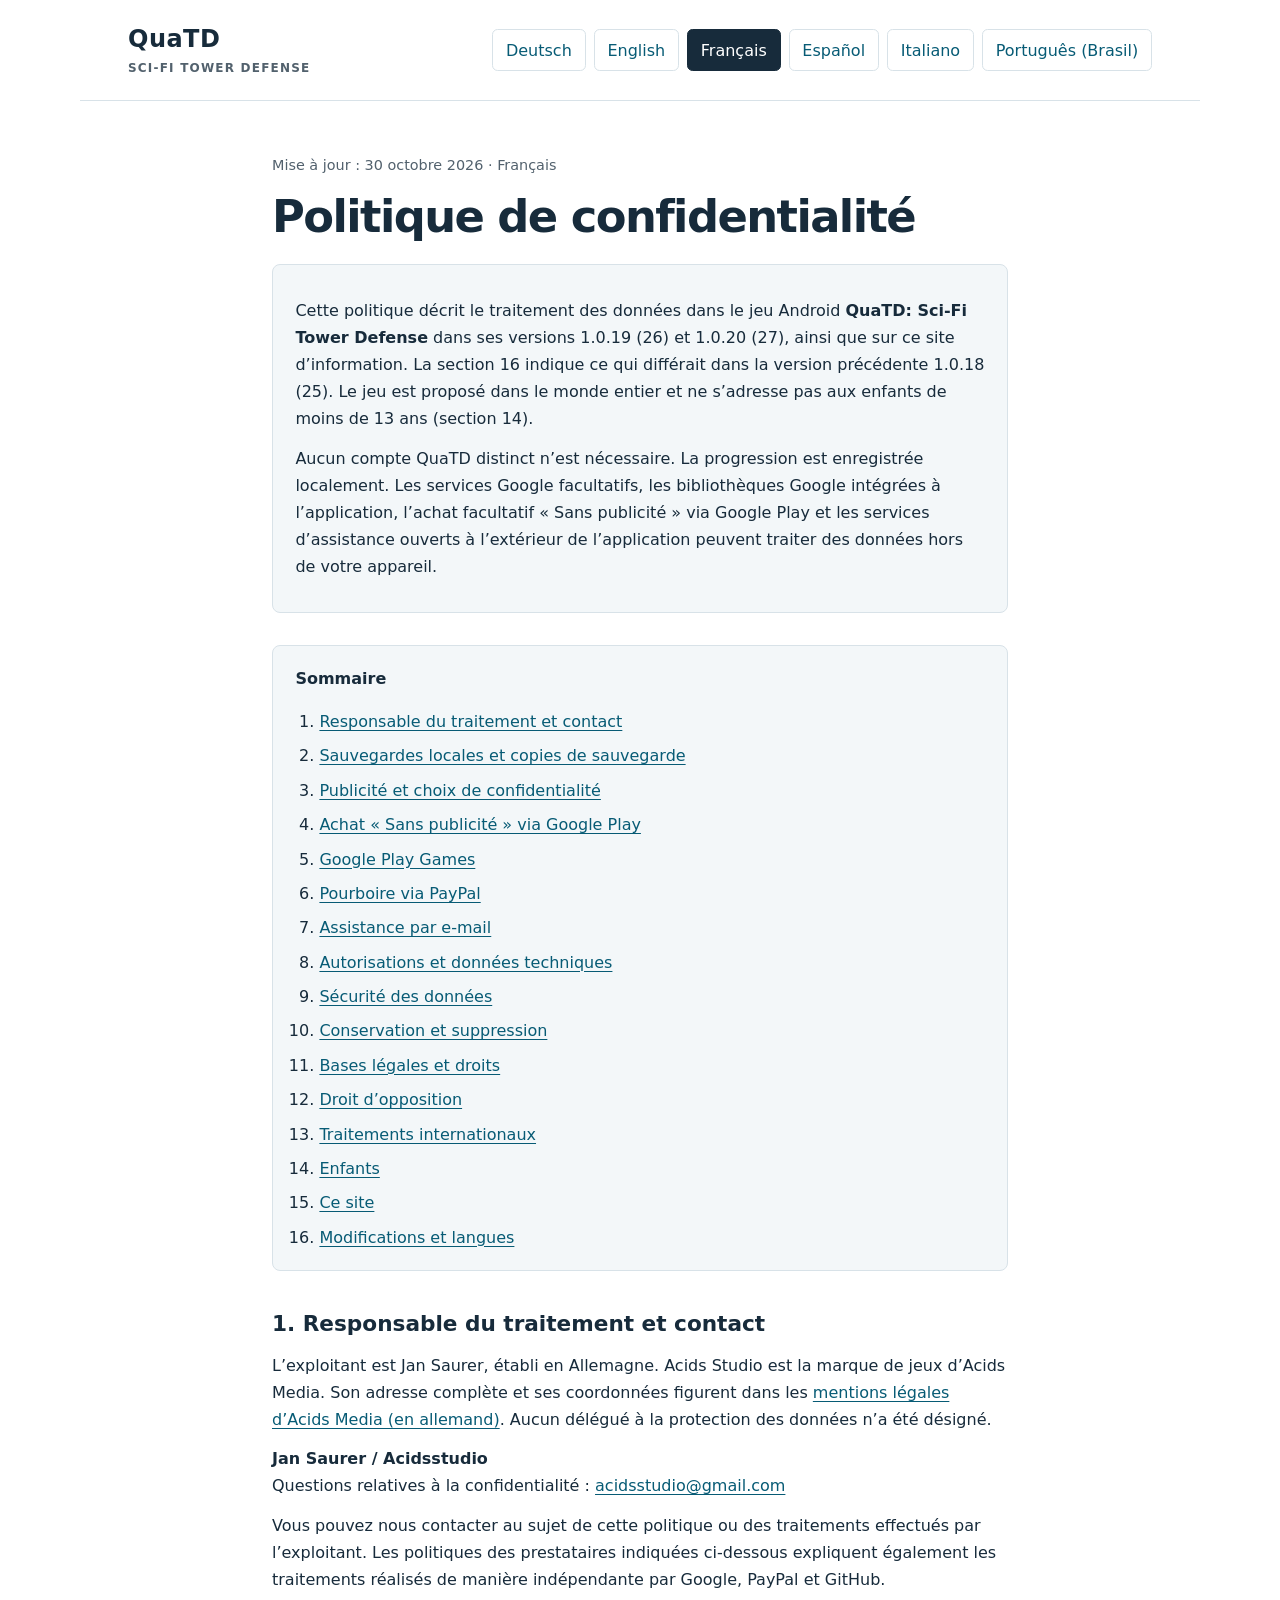
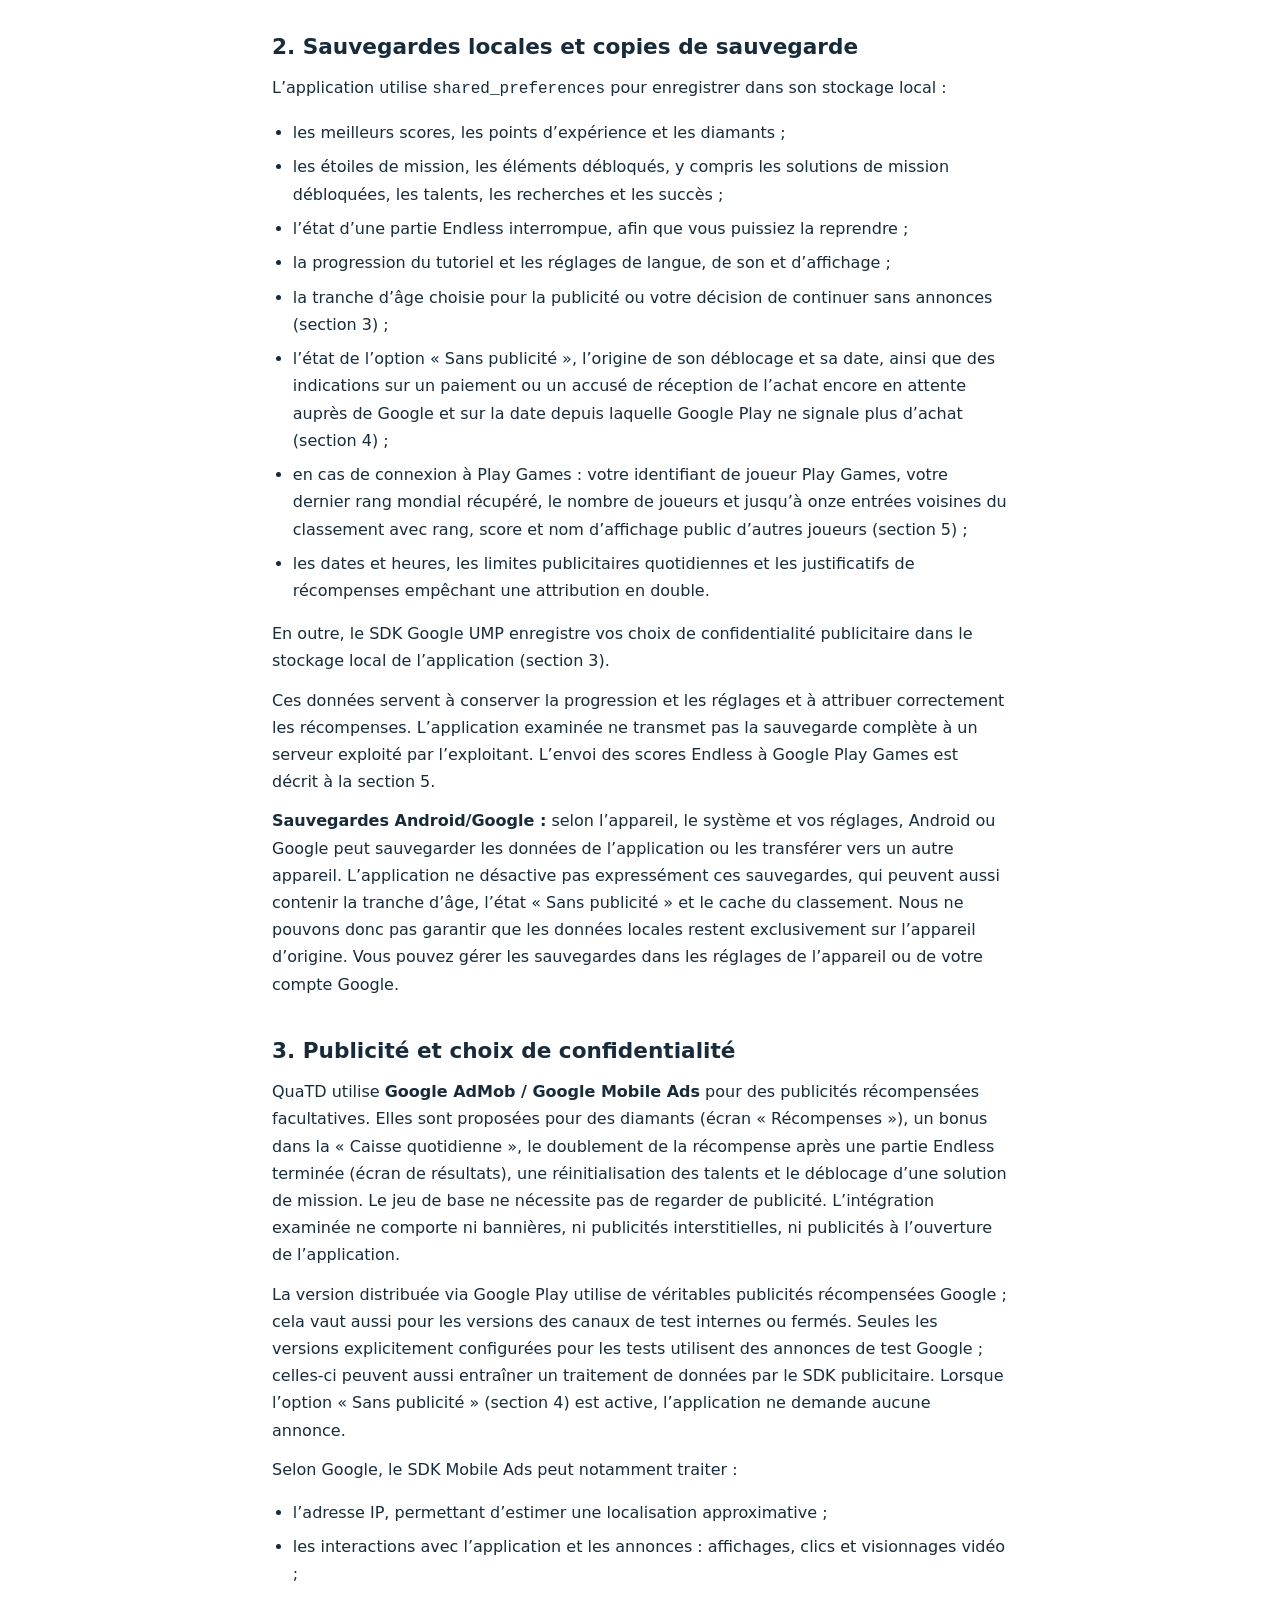
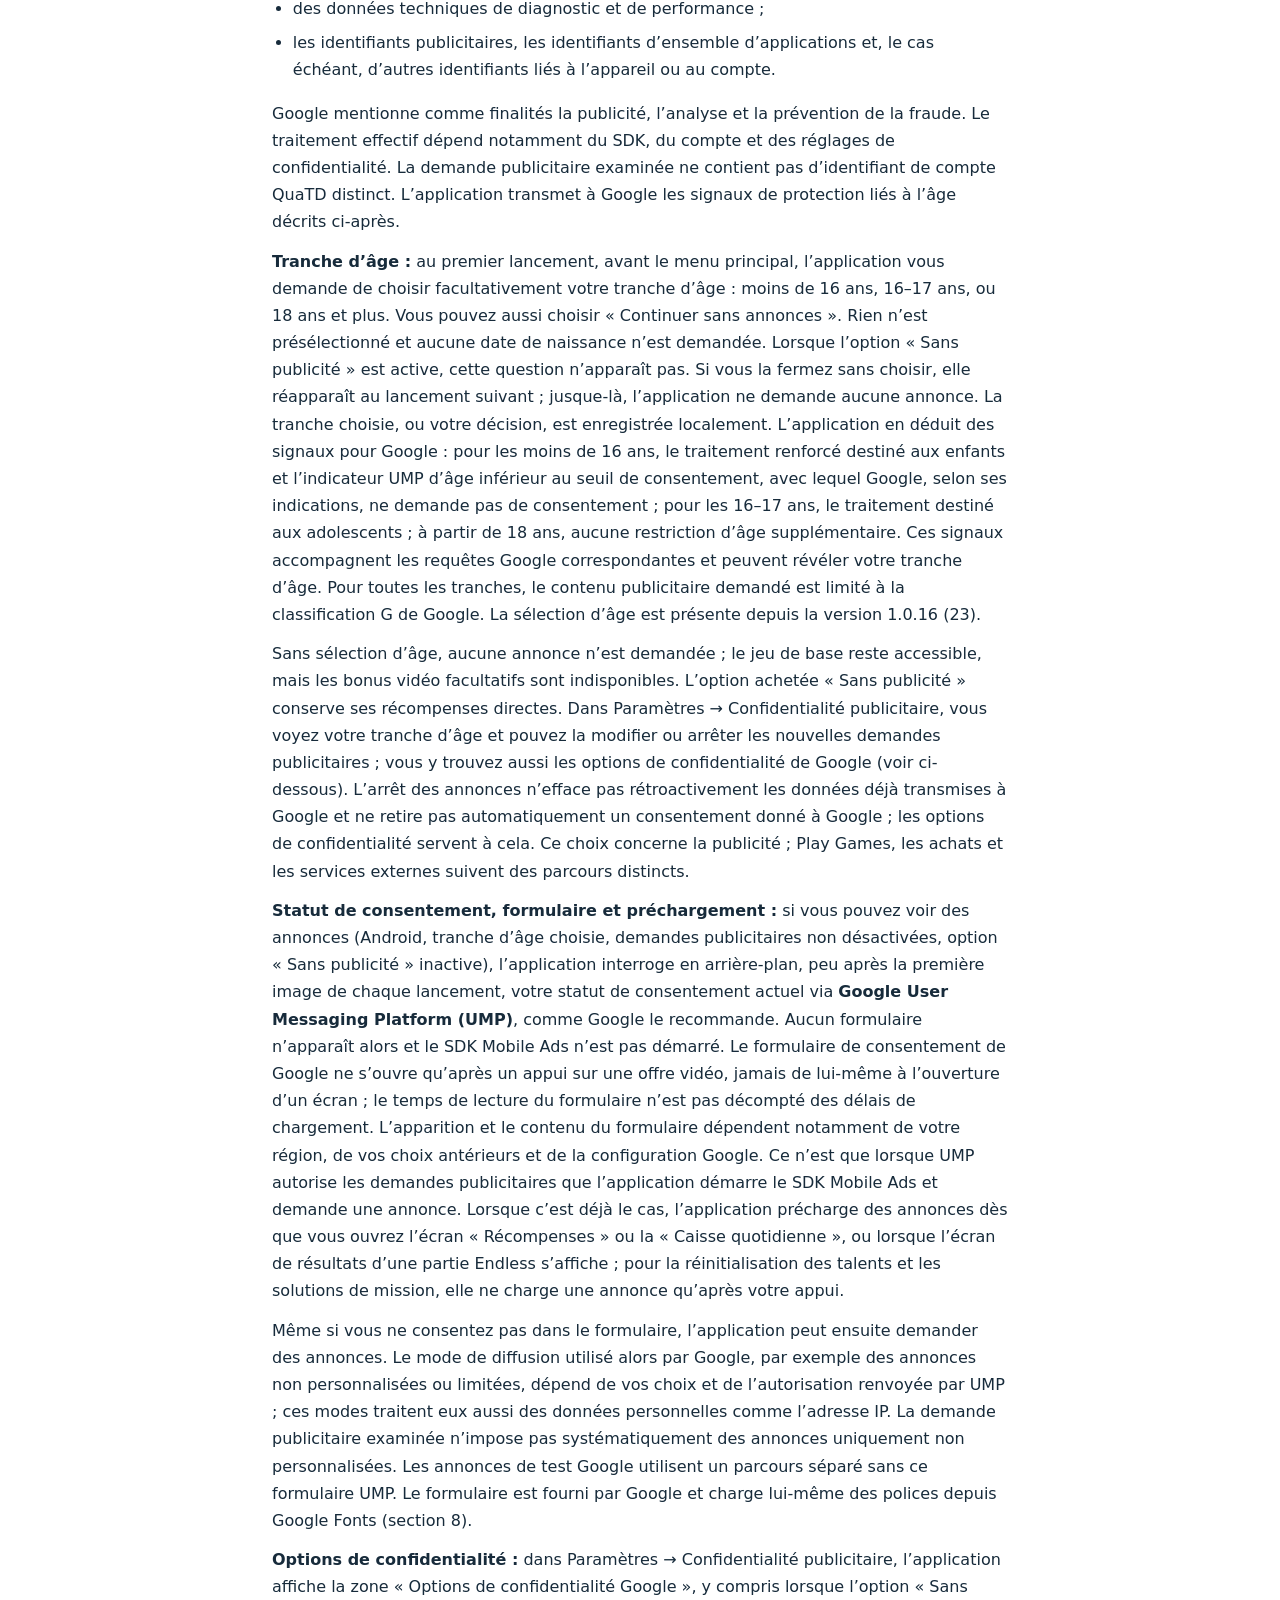
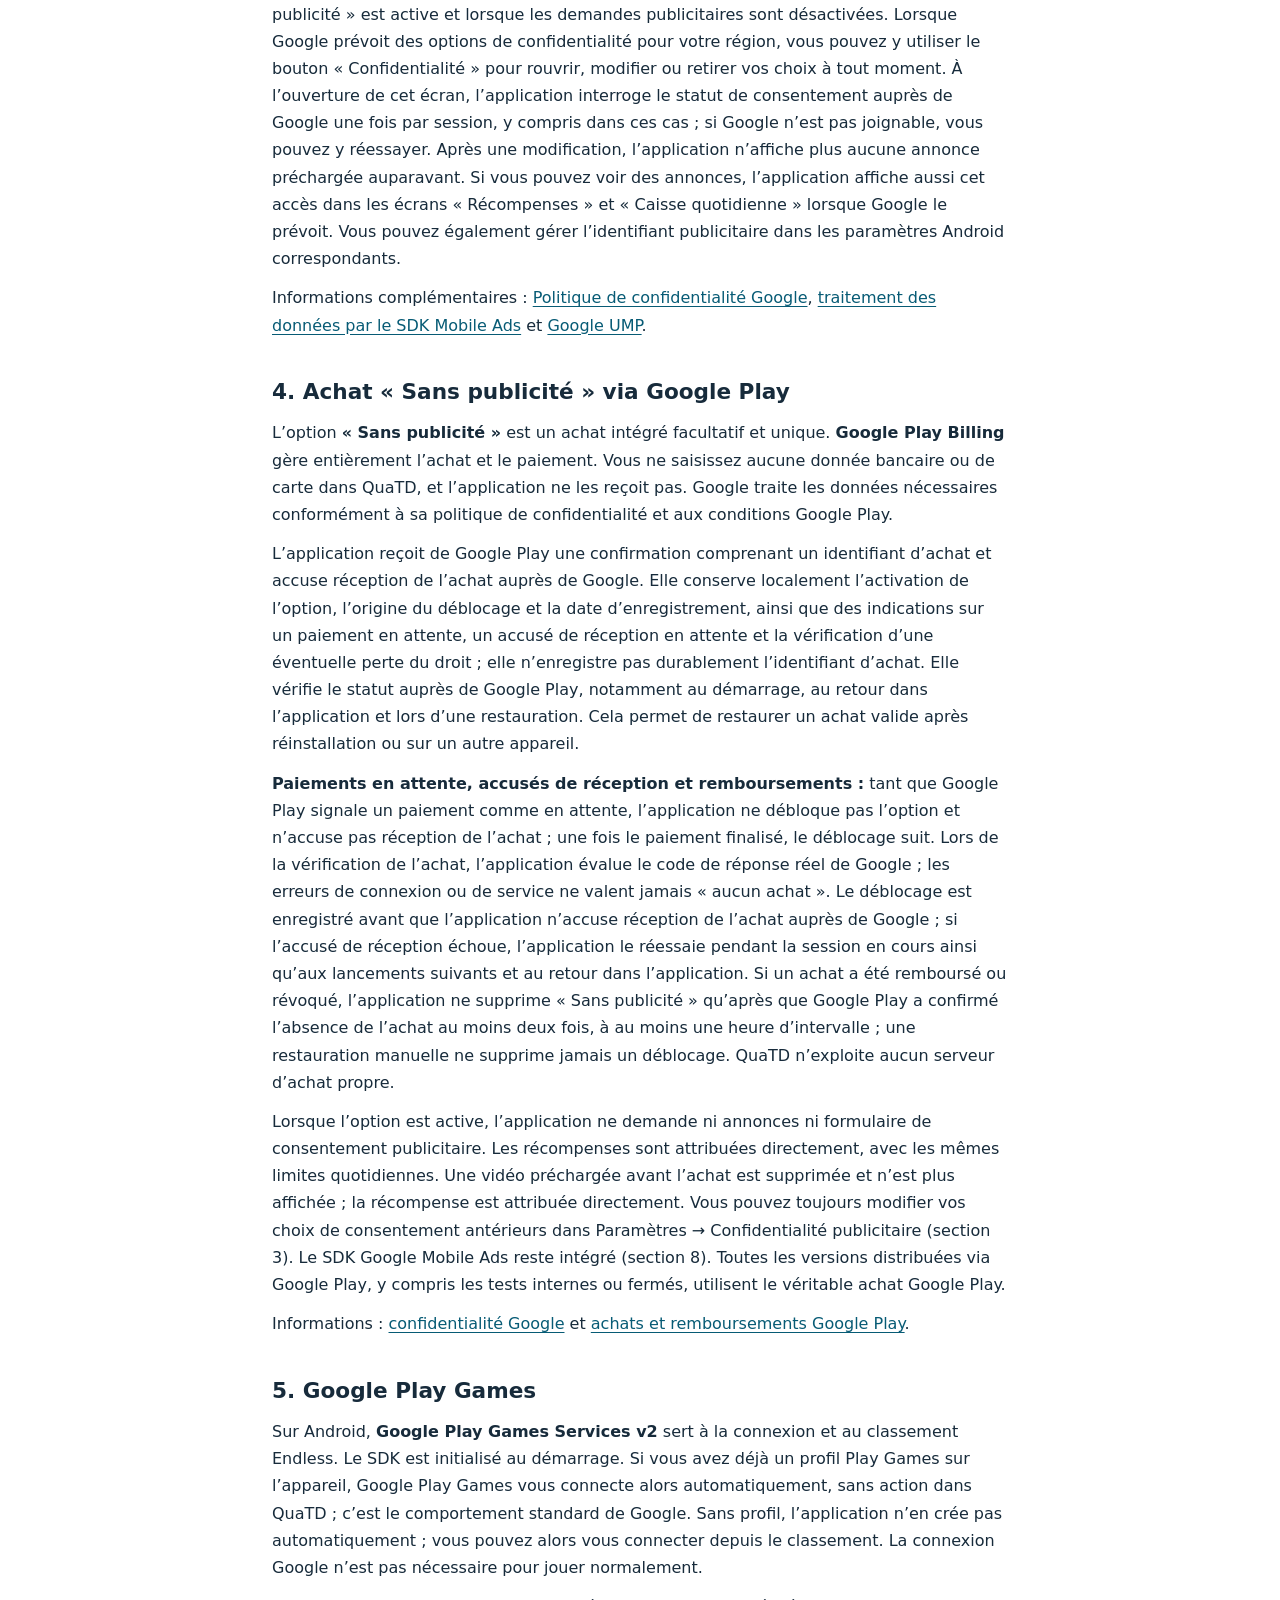
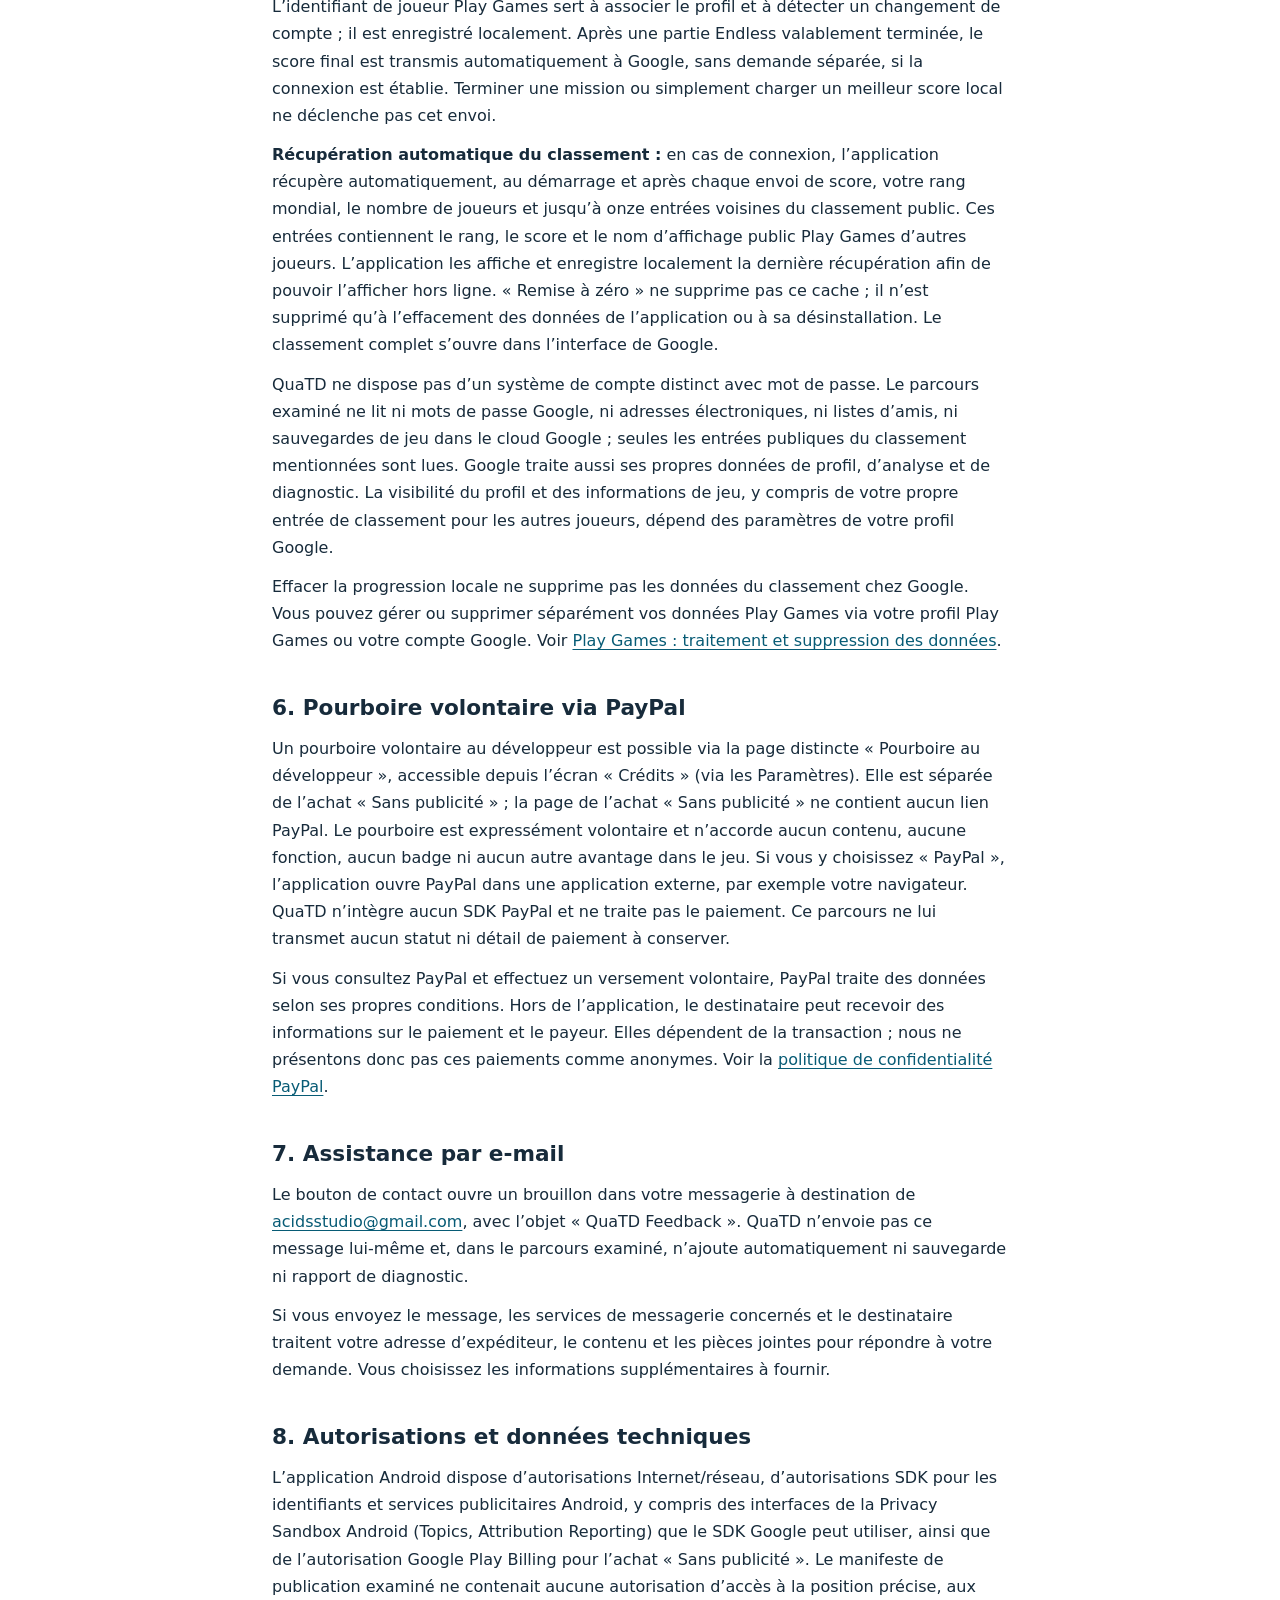
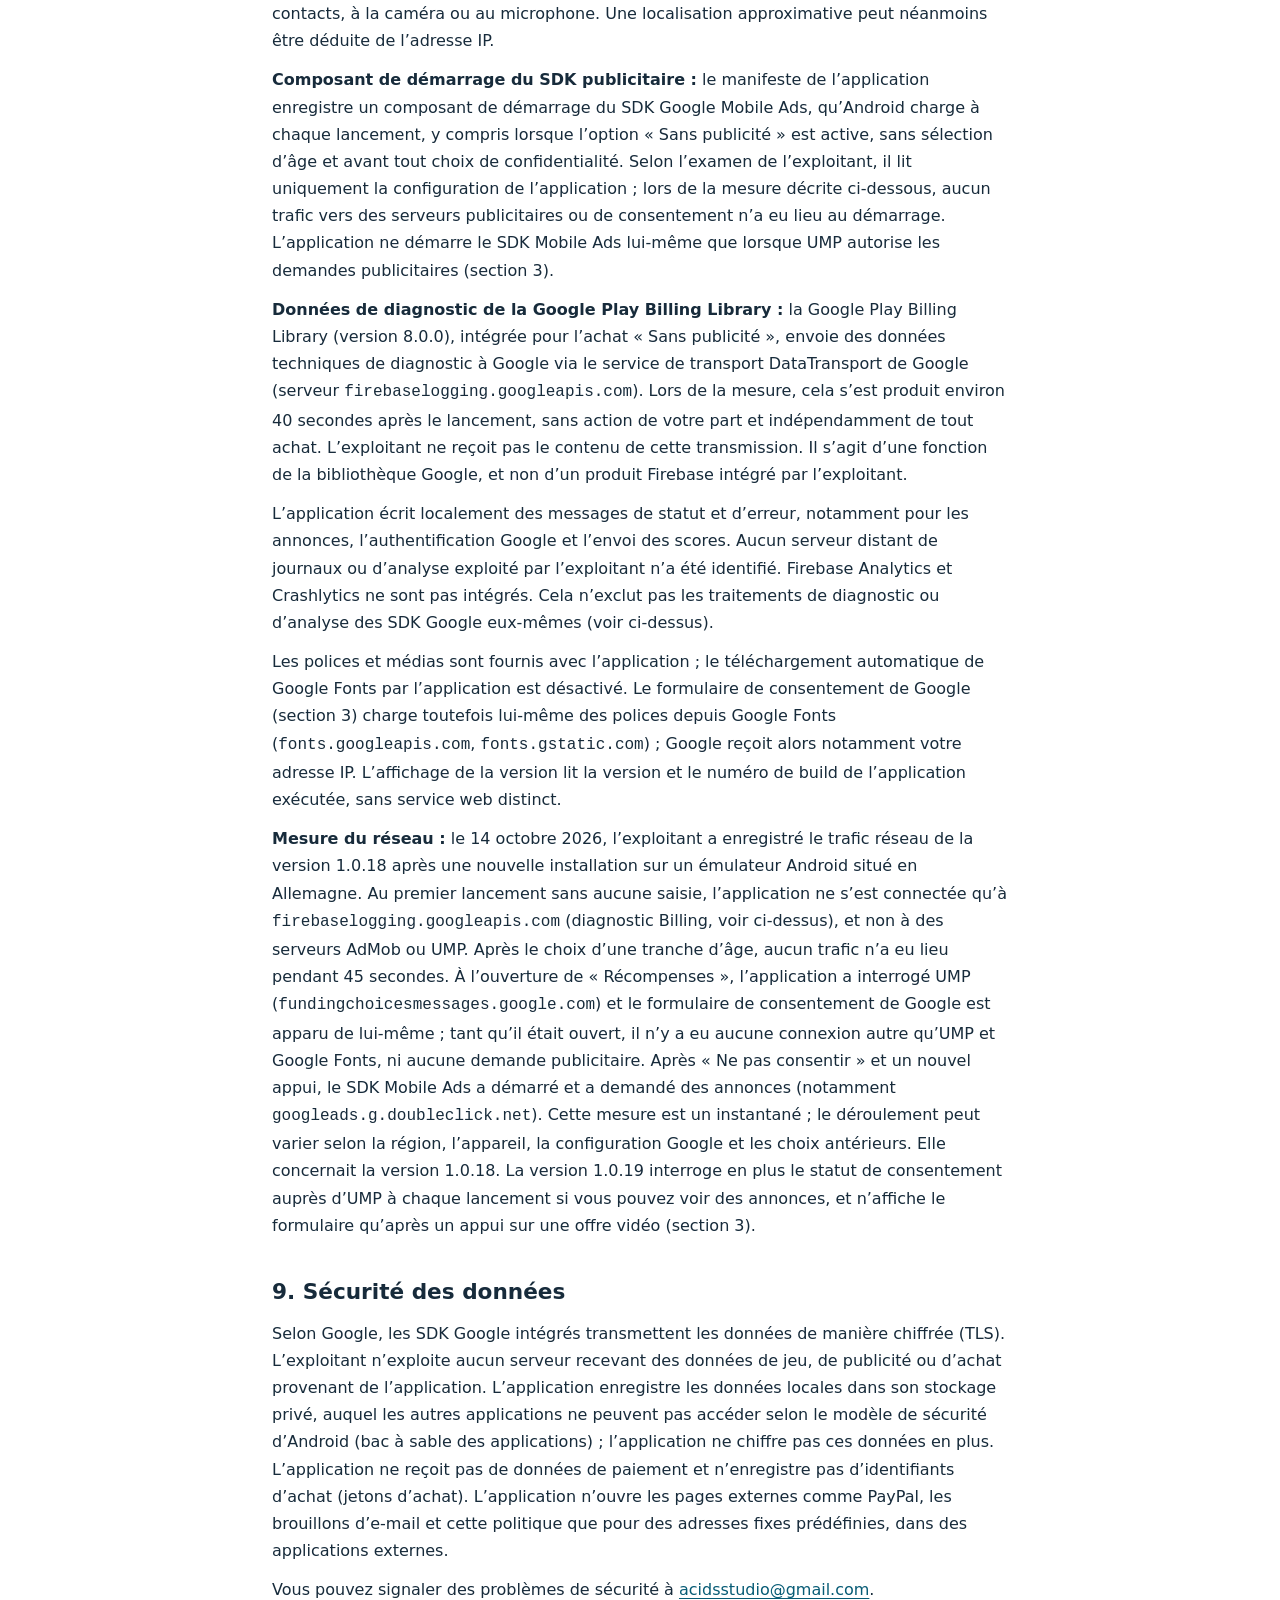
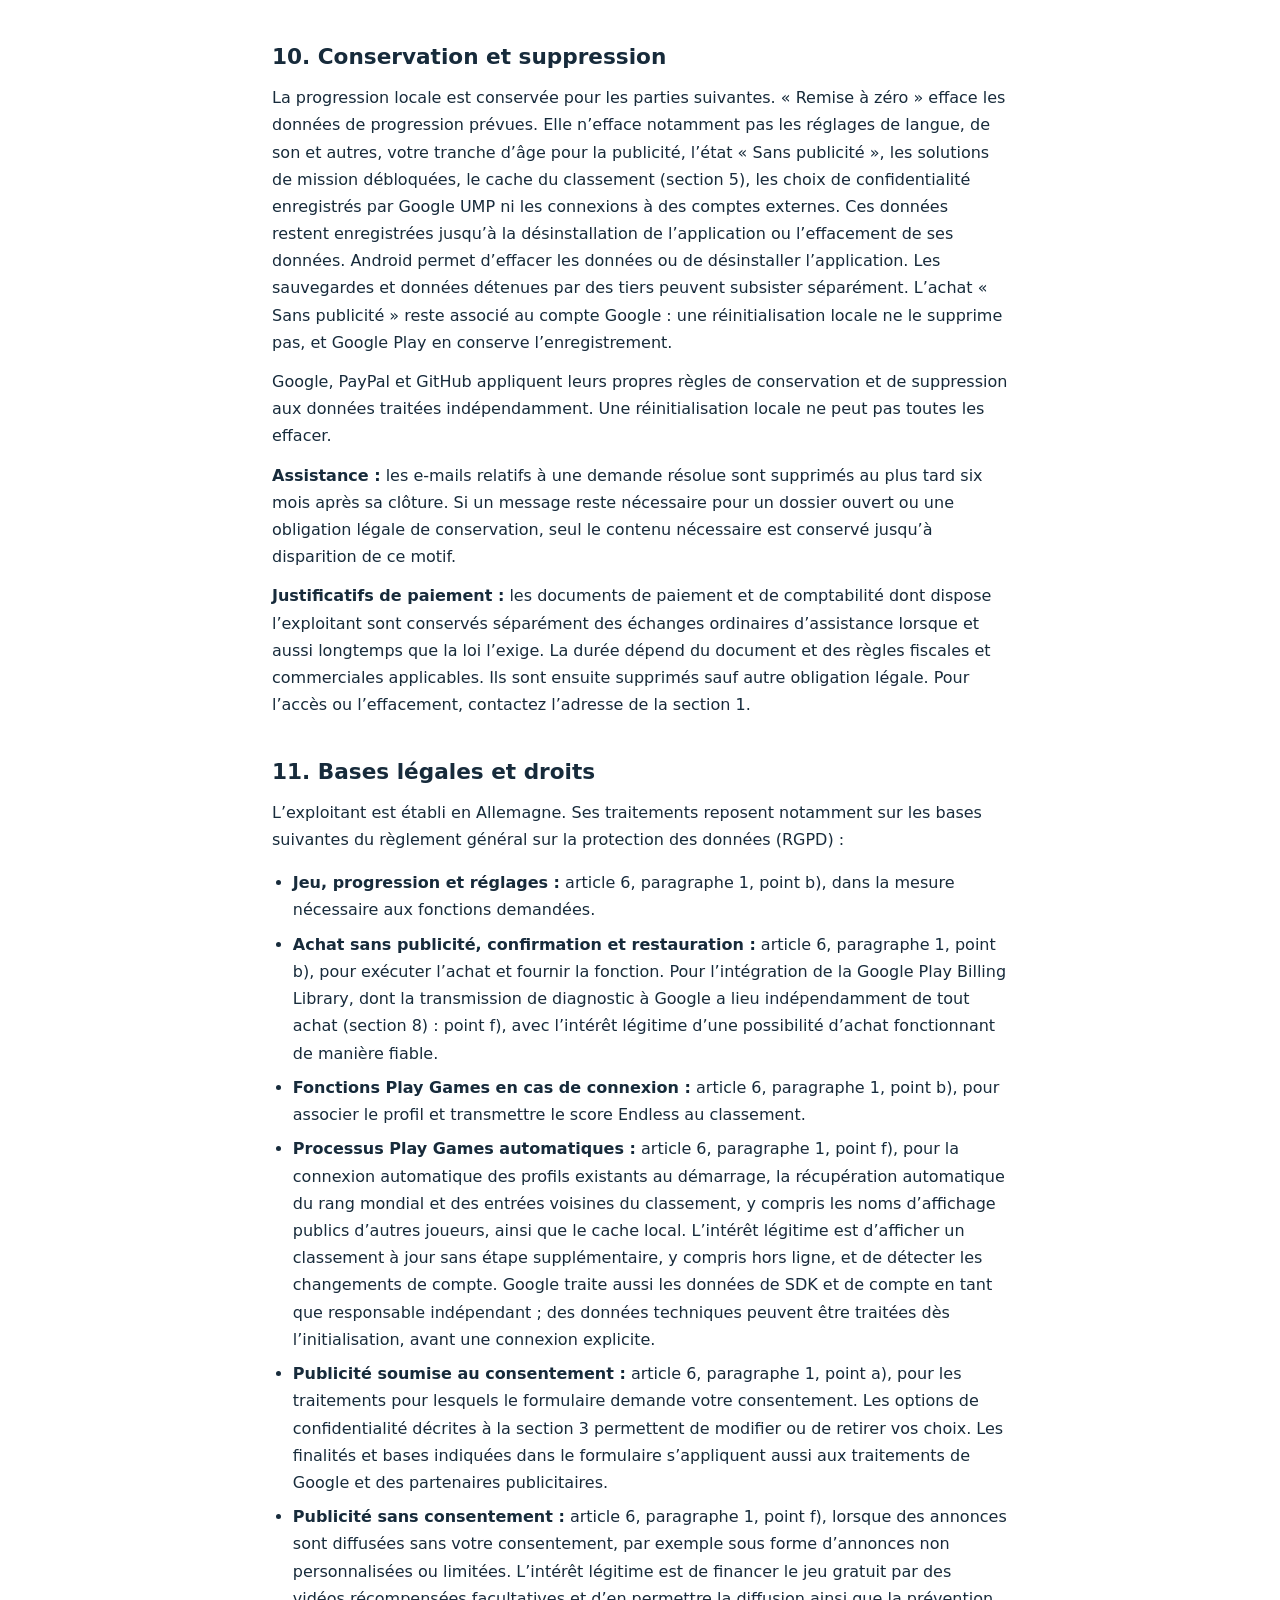
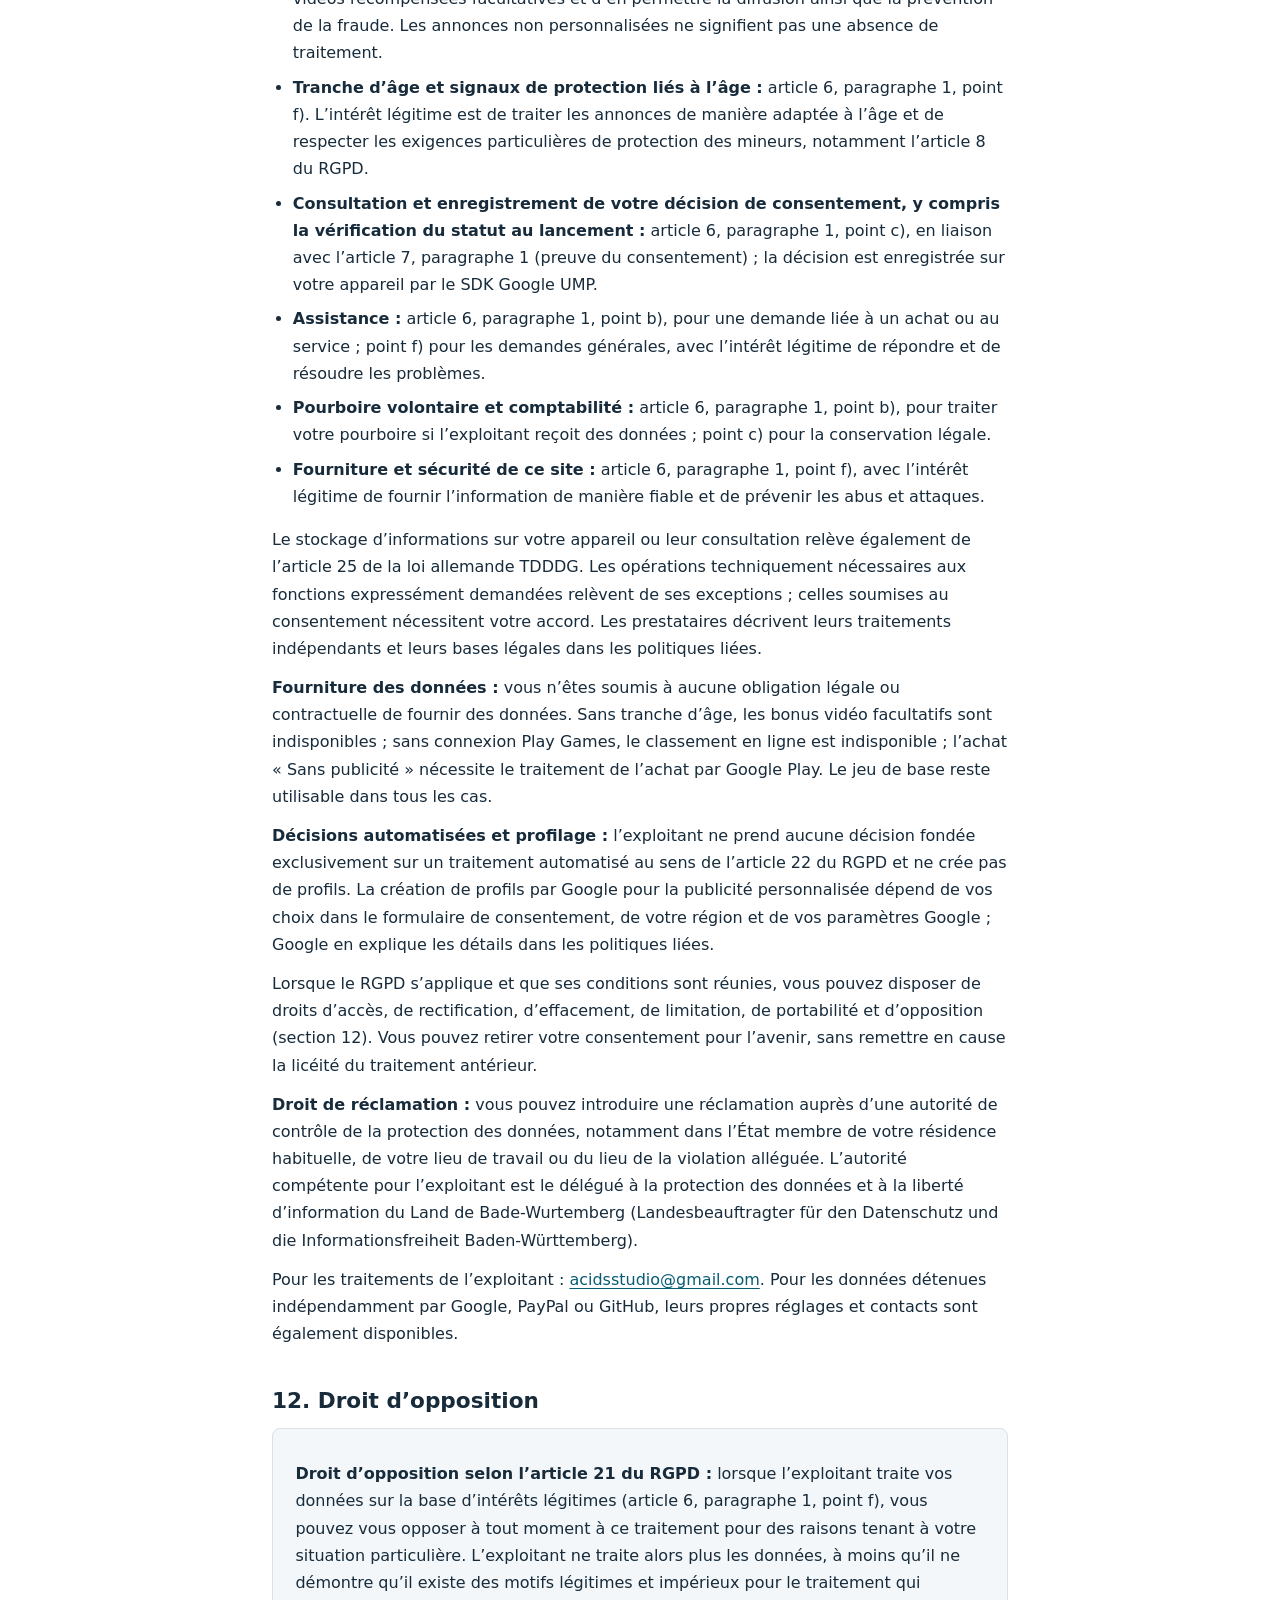
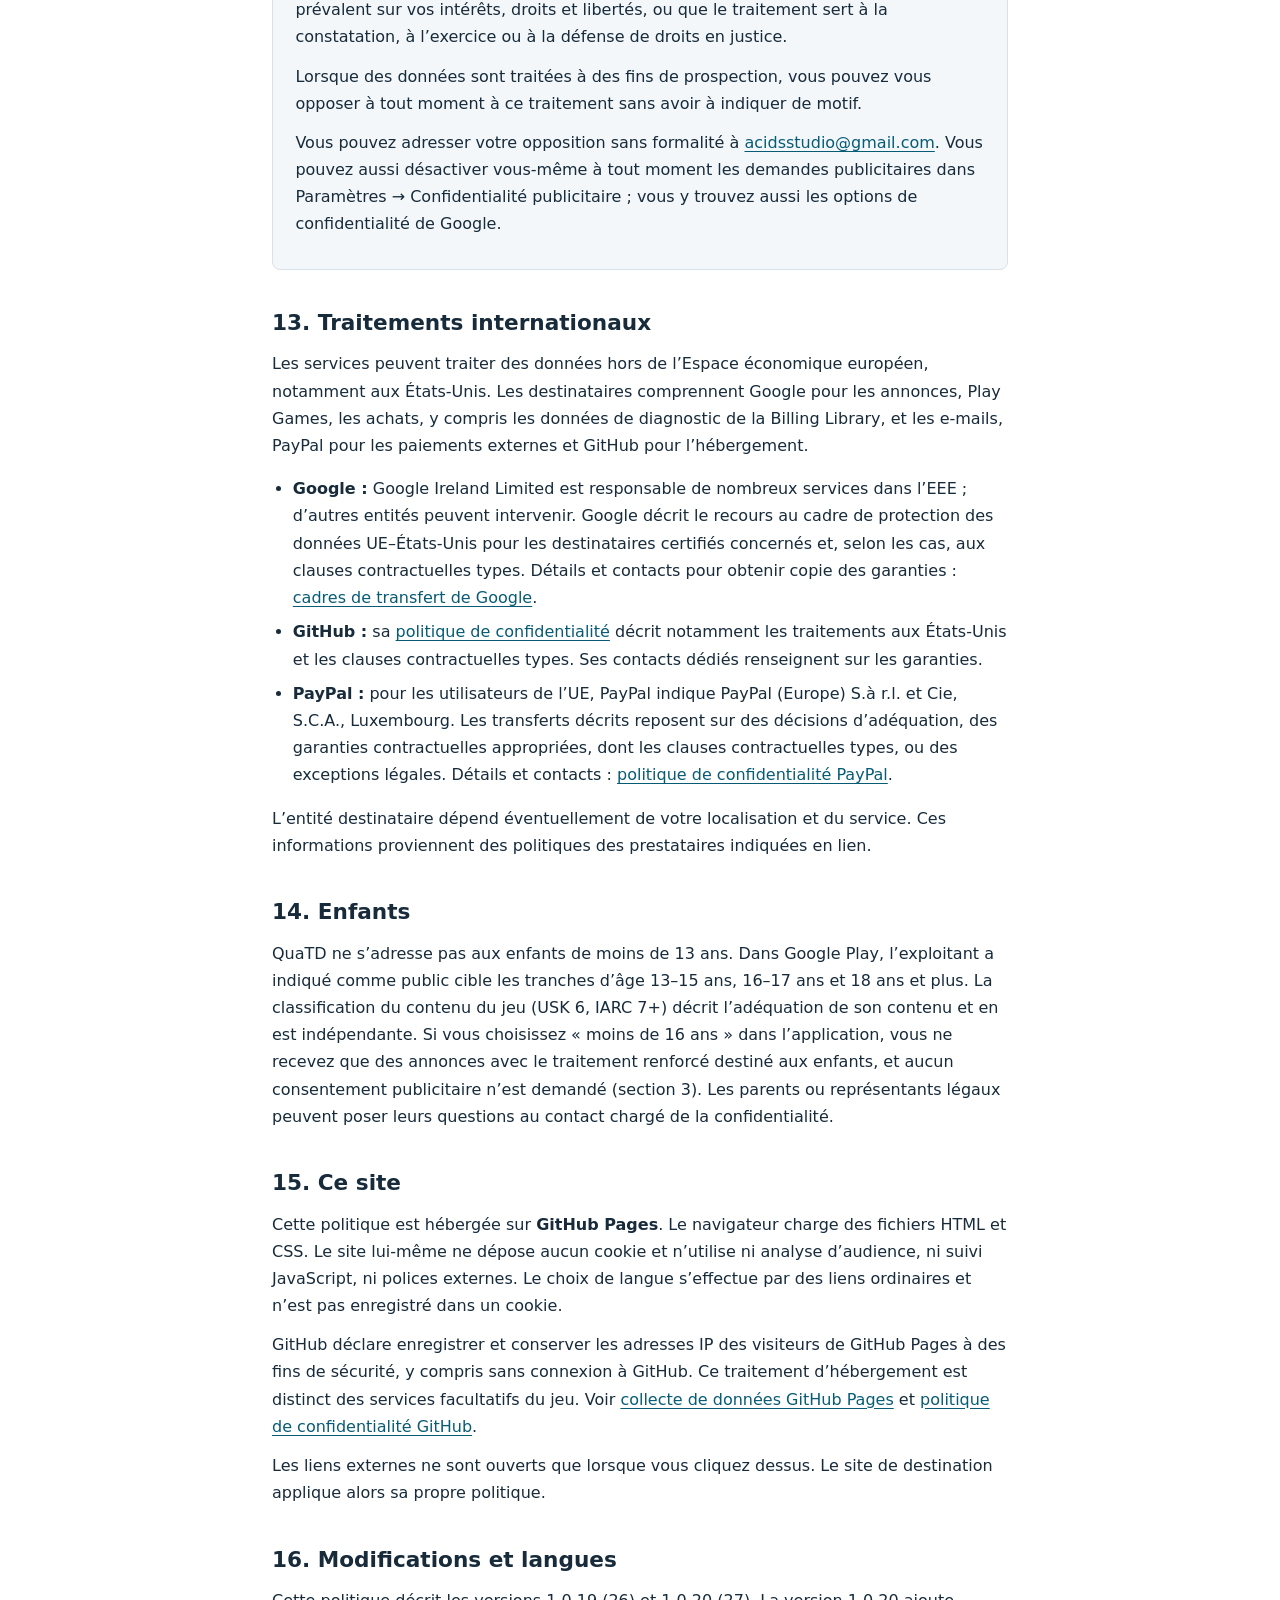
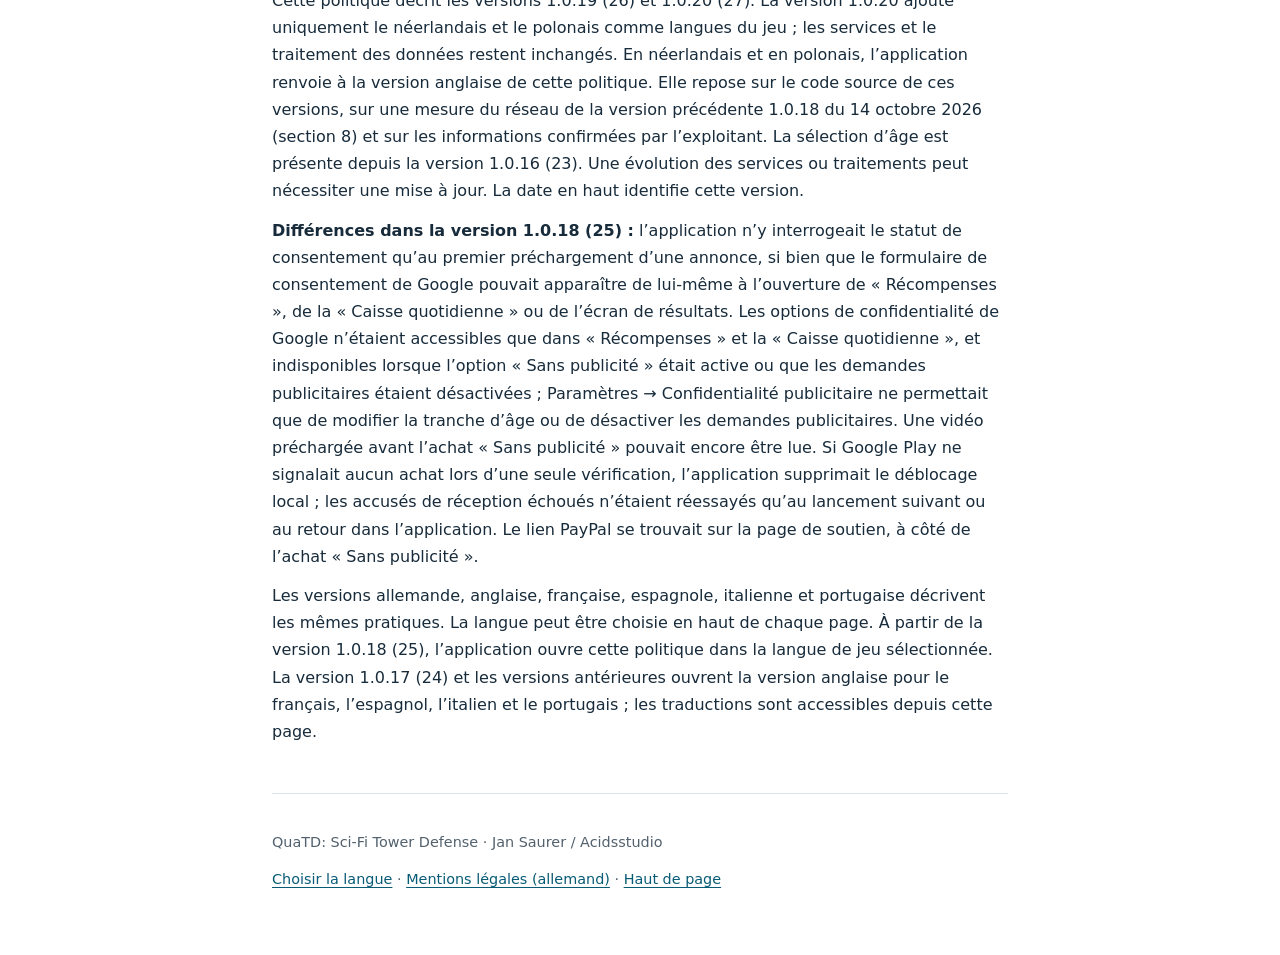
<file: fr/index.html>
<!doctype html><html lang="fr"><head><meta charset="utf-8"><meta name="viewport" content="width=device-width,initial-scale=1"><meta name="referrer" content="no-referrer"><title>Politique de confidentialité — QuaTD: Sci-Fi Tower Defense</title><meta name="description" content="Confidentialité dans QuaTD : sauvegardes, publicité Google, achats, Play Games et assistance."><link rel="stylesheet" href="../styles.css">
<link rel="alternate" hreflang="de" href="../de/">
<link rel="alternate" hreflang="en" href="../en/">
<link rel="alternate" hreflang="fr" href="../fr/">
<link rel="alternate" hreflang="es" href="../es/">
<link rel="alternate" hreflang="it" href="../it/">
<link rel="alternate" hreflang="pt-BR" href="../pt/">
<link rel="alternate" hreflang="x-default" href="../">
</head><body>
<a class="skip" href="#content">Aller au contenu</a><header class="site-header"><p class="brand">QuaTD<span>SCI-FI TOWER DEFENSE</span></p><nav class="languages" aria-label="Langue"><a href="../de/" lang="de" hreflang="de">Deutsch</a><a href="../en/" lang="en" hreflang="en">English</a><a href="../fr/" lang="fr" hreflang="fr" aria-current="page">Français</a><a href="../es/" lang="es" hreflang="es">Español</a><a href="../it/" lang="it" hreflang="it">Italiano</a><a href="../pt/" lang="pt-BR" hreflang="pt-BR">Português (Brasil)</a></nav></header>
<main id="content">
<p class="meta">Mise à jour : 30 octobre 2026 · Français</p><h1>Politique de confidentialité</h1>
<div class="intro"><p>Cette politique décrit le traitement des données dans le jeu Android <strong>QuaTD: Sci-Fi Tower Defense</strong> dans ses versions 1.0.19 (26) et 1.0.20 (27), ainsi que sur ce site d’information. La section 16 indique ce qui différait dans la version précédente 1.0.18 (25). Le jeu est proposé dans le monde entier et ne s’adresse pas aux enfants de moins de 13 ans (section 14).</p><p>Aucun compte QuaTD distinct n’est nécessaire. La progression est enregistrée localement. Les services Google facultatifs, les bibliothèques Google intégrées à l’application, l’achat facultatif « Sans publicité » via Google Play et les services d’assistance ouverts à l’extérieur de l’application peuvent traiter des données hors de votre appareil.</p></div>
<nav class="toc" aria-label="Sommaire"><strong>Sommaire</strong><ol><li><a href="#controller">Responsable du traitement et contact</a></li><li><a href="#local">Sauvegardes locales et copies de sauvegarde</a></li><li><a href="#ads">Publicité et choix de confidentialité</a></li><li><a href="#ad-free">Achat « Sans publicité » via Google Play</a></li><li><a href="#play-games">Google Play Games</a></li><li><a href="#paypal">Pourboire via PayPal</a></li><li><a href="#email">Assistance par e-mail</a></li><li><a href="#technical">Autorisations et données techniques</a></li><li><a href="#security">Sécurité des données</a></li><li><a href="#retention">Conservation et suppression</a></li><li><a href="#rights">Bases légales et droits</a></li><li><a href="#objection">Droit d’opposition</a></li><li><a href="#international">Traitements internationaux</a></li><li><a href="#children">Enfants</a></li><li><a href="#website">Ce site</a></li><li><a href="#changes">Modifications et langues</a></li></ol></nav>
<section id="controller"><h2>1. Responsable du traitement et contact</h2><p>L’exploitant est Jan Saurer, établi en Allemagne. Acids Studio est la marque de jeux d’Acids Media. Son adresse complète et ses coordonnées figurent dans les <a href="https://acidsmedia.de/impressum.html">mentions légales d’Acids Media (en allemand)</a>. Aucun délégué à la protection des données n’a été désigné.</p><p><strong>Jan Saurer / Acidsstudio</strong><br>Questions relatives à la confidentialité : <a href="mailto:acidsstudio@gmail.com">acidsstudio@gmail.com</a></p><p>Vous pouvez nous contacter au sujet de cette politique ou des traitements effectués par l’exploitant. Les politiques des prestataires indiquées ci-dessous expliquent également les traitements réalisés de manière indépendante par Google, PayPal et GitHub.</p></section>
<section id="local"><h2>2. Sauvegardes locales et copies de sauvegarde</h2><p>L’application utilise <code>shared_preferences</code> pour enregistrer dans son stockage local :</p><ul><li>les meilleurs scores, les points d’expérience et les diamants ;</li><li>les étoiles de mission, les éléments débloqués, y compris les solutions de mission débloquées, les talents, les recherches et les succès ;</li><li>l’état d’une partie Endless interrompue, afin que vous puissiez la reprendre ;</li><li>la progression du tutoriel et les réglages de langue, de son et d’affichage ;</li><li>la tranche d’âge choisie pour la publicité ou votre décision de continuer sans annonces (section 3) ;</li><li>l’état de l’option « Sans publicité », l’origine de son déblocage et sa date, ainsi que des indications sur un paiement ou un accusé de réception de l’achat encore en attente auprès de Google et sur la date depuis laquelle Google Play ne signale plus d’achat (section 4) ;</li><li>en cas de connexion à Play Games : votre identifiant de joueur Play Games, votre dernier rang mondial récupéré, le nombre de joueurs et jusqu’à onze entrées voisines du classement avec rang, score et nom d’affichage public d’autres joueurs (section 5) ;</li><li>les dates et heures, les limites publicitaires quotidiennes et les justificatifs de récompenses empêchant une attribution en double.</li></ul><p>En outre, le SDK Google UMP enregistre vos choix de confidentialité publicitaire dans le stockage local de l’application (section 3).</p><p>Ces données servent à conserver la progression et les réglages et à attribuer correctement les récompenses. L’application examinée ne transmet pas la sauvegarde complète à un serveur exploité par l’exploitant. L’envoi des scores Endless à Google Play Games est décrit à la section 5.</p><p><strong>Sauvegardes Android/Google :</strong> selon l’appareil, le système et vos réglages, Android ou Google peut sauvegarder les données de l’application ou les transférer vers un autre appareil. L’application ne désactive pas expressément ces sauvegardes, qui peuvent aussi contenir la tranche d’âge, l’état « Sans publicité » et le cache du classement. Nous ne pouvons donc pas garantir que les données locales restent exclusivement sur l’appareil d’origine. Vous pouvez gérer les sauvegardes dans les réglages de l’appareil ou de votre compte Google.</p></section>
<section id="ads"><h2>3. Publicité et choix de confidentialité</h2><p>QuaTD utilise <strong>Google AdMob / Google Mobile Ads</strong> pour des publicités récompensées facultatives. Elles sont proposées pour des diamants (écran « Récompenses »), un bonus dans la « Caisse quotidienne », le doublement de la récompense après une partie Endless terminée (écran de résultats), une réinitialisation des talents et le déblocage d’une solution de mission. Le jeu de base ne nécessite pas de regarder de publicité. L’intégration examinée ne comporte ni bannières, ni publicités interstitielles, ni publicités à l’ouverture de l’application.</p><p>La version distribuée via Google Play utilise de véritables publicités récompensées Google ; cela vaut aussi pour les versions des canaux de test internes ou fermés. Seules les versions explicitement configurées pour les tests utilisent des annonces de test Google ; celles-ci peuvent aussi entraîner un traitement de données par le SDK publicitaire. Lorsque l’option « Sans publicité » (section 4) est active, l’application ne demande aucune annonce.</p><p>Selon Google, le SDK Mobile Ads peut notamment traiter :</p><ul><li>l’adresse IP, permettant d’estimer une localisation approximative ;</li><li>les interactions avec l’application et les annonces : affichages, clics et visionnages vidéo ;</li><li>des données techniques de diagnostic et de performance ;</li><li>les identifiants publicitaires, les identifiants d’ensemble d’applications et, le cas échéant, d’autres identifiants liés à l’appareil ou au compte.</li></ul><p>Google mentionne comme finalités la publicité, l’analyse et la prévention de la fraude. Le traitement effectif dépend notamment du SDK, du compte et des réglages de confidentialité. La demande publicitaire examinée ne contient pas d’identifiant de compte QuaTD distinct. L’application transmet à Google les signaux de protection liés à l’âge décrits ci-après.</p><p><strong>Tranche d’âge :</strong> au premier lancement, avant le menu principal, l’application vous demande de choisir facultativement votre tranche d’âge : moins de 16 ans, 16–17 ans, ou 18 ans et plus. Vous pouvez aussi choisir « Continuer sans annonces ». Rien n’est présélectionné et aucune date de naissance n’est demandée. Lorsque l’option « Sans publicité » est active, cette question n’apparaît pas. Si vous la fermez sans choisir, elle réapparaît au lancement suivant ; jusque-là, l’application ne demande aucune annonce. La tranche choisie, ou votre décision, est enregistrée localement. L’application en déduit des signaux pour Google : pour les moins de 16 ans, le traitement renforcé destiné aux enfants et l’indicateur UMP d’âge inférieur au seuil de consentement, avec lequel Google, selon ses indications, ne demande pas de consentement ; pour les 16–17 ans, le traitement destiné aux adolescents ; à partir de 18 ans, aucune restriction d’âge supplémentaire. Ces signaux accompagnent les requêtes Google correspondantes et peuvent révéler votre tranche d’âge. Pour toutes les tranches, le contenu publicitaire demandé est limité à la classification G de Google. La sélection d’âge est présente depuis la version 1.0.16 (23).</p><p>Sans sélection d’âge, aucune annonce n’est demandée ; le jeu de base reste accessible, mais les bonus vidéo facultatifs sont indisponibles. L’option achetée « Sans publicité » conserve ses récompenses directes. Dans Paramètres → Confidentialité publicitaire, vous voyez votre tranche d’âge et pouvez la modifier ou arrêter les nouvelles demandes publicitaires ; vous y trouvez aussi les options de confidentialité de Google (voir ci-dessous). L’arrêt des annonces n’efface pas rétroactivement les données déjà transmises à Google et ne retire pas automatiquement un consentement donné à Google ; les options de confidentialité servent à cela. Ce choix concerne la publicité ; Play Games, les achats et les services externes suivent des parcours distincts.</p><p><strong>Statut de consentement, formulaire et préchargement :</strong> si vous pouvez voir des annonces (Android, tranche d’âge choisie, demandes publicitaires non désactivées, option « Sans publicité » inactive), l’application interroge en arrière-plan, peu après la première image de chaque lancement, votre statut de consentement actuel via <strong>Google User Messaging Platform (UMP)</strong>, comme Google le recommande. Aucun formulaire n’apparaît alors et le SDK Mobile Ads n’est pas démarré. Le formulaire de consentement de Google ne s’ouvre qu’après un appui sur une offre vidéo, jamais de lui-même à l’ouverture d’un écran ; le temps de lecture du formulaire n’est pas décompté des délais de chargement. L’apparition et le contenu du formulaire dépendent notamment de votre région, de vos choix antérieurs et de la configuration Google. Ce n’est que lorsque UMP autorise les demandes publicitaires que l’application démarre le SDK Mobile Ads et demande une annonce. Lorsque c’est déjà le cas, l’application précharge des annonces dès que vous ouvrez l’écran « Récompenses » ou la « Caisse quotidienne », ou lorsque l’écran de résultats d’une partie Endless s’affiche ; pour la réinitialisation des talents et les solutions de mission, elle ne charge une annonce qu’après votre appui.</p><p>Même si vous ne consentez pas dans le formulaire, l’application peut ensuite demander des annonces. Le mode de diffusion utilisé alors par Google, par exemple des annonces non personnalisées ou limitées, dépend de vos choix et de l’autorisation renvoyée par UMP ; ces modes traitent eux aussi des données personnelles comme l’adresse IP. La demande publicitaire examinée n’impose pas systématiquement des annonces uniquement non personnalisées. Les annonces de test Google utilisent un parcours séparé sans ce formulaire UMP. Le formulaire est fourni par Google et charge lui-même des polices depuis Google Fonts (section 8).</p><p><strong>Options de confidentialité :</strong> dans Paramètres → Confidentialité publicitaire, l’application affiche la zone « Options de confidentialité Google », y compris lorsque l’option « Sans publicité » est active et lorsque les demandes publicitaires sont désactivées. Lorsque Google prévoit des options de confidentialité pour votre région, vous pouvez y utiliser le bouton « Confidentialité » pour rouvrir, modifier ou retirer vos choix à tout moment. À l’ouverture de cet écran, l’application interroge le statut de consentement auprès de Google une fois par session, y compris dans ces cas ; si Google n’est pas joignable, vous pouvez y réessayer. Après une modification, l’application n’affiche plus aucune annonce préchargée auparavant. Si vous pouvez voir des annonces, l’application affiche aussi cet accès dans les écrans « Récompenses » et « Caisse quotidienne » lorsque Google le prévoit. Vous pouvez également gérer l’identifiant publicitaire dans les paramètres Android correspondants.</p><p>Informations complémentaires : <a href="https://policies.google.com/privacy">Politique de confidentialité Google</a>, <a href="https://developers.google.com/admob/android/privacy/play-data-disclosure">traitement des données par le SDK Mobile Ads</a> et <a href="https://developers.google.com/admob/flutter/privacy">Google UMP</a>.</p></section>
<section id="ad-free"><h2>4. Achat « Sans publicité » via Google Play</h2><p>L’option <strong>« Sans publicité »</strong> est un achat intégré facultatif et unique. <strong>Google Play Billing</strong> gère entièrement l’achat et le paiement. Vous ne saisissez aucune donnée bancaire ou de carte dans QuaTD, et l’application ne les reçoit pas. Google traite les données nécessaires conformément à sa politique de confidentialité et aux conditions Google Play.</p><p>L’application reçoit de Google Play une confirmation comprenant un identifiant d’achat et accuse réception de l’achat auprès de Google. Elle conserve localement l’activation de l’option, l’origine du déblocage et la date d’enregistrement, ainsi que des indications sur un paiement en attente, un accusé de réception en attente et la vérification d’une éventuelle perte du droit ; elle n’enregistre pas durablement l’identifiant d’achat. Elle vérifie le statut auprès de Google Play, notamment au démarrage, au retour dans l’application et lors d’une restauration. Cela permet de restaurer un achat valide après réinstallation ou sur un autre appareil.</p><p><strong>Paiements en attente, accusés de réception et remboursements :</strong> tant que Google Play signale un paiement comme en attente, l’application ne débloque pas l’option et n’accuse pas réception de l’achat ; une fois le paiement finalisé, le déblocage suit. Lors de la vérification de l’achat, l’application évalue le code de réponse réel de Google ; les erreurs de connexion ou de service ne valent jamais « aucun achat ». Le déblocage est enregistré avant que l’application n’accuse réception de l’achat auprès de Google ; si l’accusé de réception échoue, l’application le réessaie pendant la session en cours ainsi qu’aux lancements suivants et au retour dans l’application. Si un achat a été remboursé ou révoqué, l’application ne supprime « Sans publicité » qu’après que Google Play a confirmé l’absence de l’achat au moins deux fois, à au moins une heure d’intervalle ; une restauration manuelle ne supprime jamais un déblocage. QuaTD n’exploite aucun serveur d’achat propre.</p><p>Lorsque l’option est active, l’application ne demande ni annonces ni formulaire de consentement publicitaire. Les récompenses sont attribuées directement, avec les mêmes limites quotidiennes. Une vidéo préchargée avant l’achat est supprimée et n’est plus affichée ; la récompense est attribuée directement. Vous pouvez toujours modifier vos choix de consentement antérieurs dans Paramètres → Confidentialité publicitaire (section 3). Le SDK Google Mobile Ads reste intégré (section 8). Toutes les versions distribuées via Google Play, y compris les tests internes ou fermés, utilisent le véritable achat Google Play.</p><p>Informations : <a href="https://policies.google.com/privacy">confidentialité Google</a> et <a href="https://support.google.com/googleplay/answer/2479637">achats et remboursements Google Play</a>.</p></section>
<section id="play-games"><h2>5. Google Play Games</h2><p>Sur Android, <strong>Google Play Games Services v2</strong> sert à la connexion et au classement Endless. Le SDK est initialisé au démarrage. Si vous avez déjà un profil Play Games sur l’appareil, Google Play Games vous connecte alors automatiquement, sans action dans QuaTD ; c’est le comportement standard de Google. Sans profil, l’application n’en crée pas automatiquement ; vous pouvez alors vous connecter depuis le classement. La connexion Google n’est pas nécessaire pour jouer normalement.</p><p>L’identifiant de joueur Play Games sert à associer le profil et à détecter un changement de compte ; il est enregistré localement. Après une partie Endless valablement terminée, le score final est transmis automatiquement à Google, sans demande séparée, si la connexion est établie. Terminer une mission ou simplement charger un meilleur score local ne déclenche pas cet envoi.</p><p><strong>Récupération automatique du classement :</strong> en cas de connexion, l’application récupère automatiquement, au démarrage et après chaque envoi de score, votre rang mondial, le nombre de joueurs et jusqu’à onze entrées voisines du classement public. Ces entrées contiennent le rang, le score et le nom d’affichage public Play Games d’autres joueurs. L’application les affiche et enregistre localement la dernière récupération afin de pouvoir l’afficher hors ligne. « Remise à zéro » ne supprime pas ce cache ; il n’est supprimé qu’à l’effacement des données de l’application ou à sa désinstallation. Le classement complet s’ouvre dans l’interface de Google.</p><p>QuaTD ne dispose pas d’un système de compte distinct avec mot de passe. Le parcours examiné ne lit ni mots de passe Google, ni adresses électroniques, ni listes d’amis, ni sauvegardes de jeu dans le cloud Google ; seules les entrées publiques du classement mentionnées sont lues. Google traite aussi ses propres données de profil, d’analyse et de diagnostic. La visibilité du profil et des informations de jeu, y compris de votre propre entrée de classement pour les autres joueurs, dépend des paramètres de votre profil Google.</p><p>Effacer la progression locale ne supprime pas les données du classement chez Google. Vous pouvez gérer ou supprimer séparément vos données Play Games via votre profil Play Games ou votre compte Google. Voir <a href="https://developer.android.com/games/pgs/data-collection">Play Games : traitement et suppression des données</a>.</p></section>
<section id="paypal"><h2>6. Pourboire volontaire via PayPal</h2><p>Un pourboire volontaire au développeur est possible via la page distincte « Pourboire au développeur », accessible depuis l’écran « Crédits » (via les Paramètres). Elle est séparée de l’achat « Sans publicité » ; la page de l’achat « Sans publicité » ne contient aucun lien PayPal. Le pourboire est expressément volontaire et n’accorde aucun contenu, aucune fonction, aucun badge ni aucun autre avantage dans le jeu. Si vous y choisissez « PayPal », l’application ouvre PayPal dans une application externe, par exemple votre navigateur. QuaTD n’intègre aucun SDK PayPal et ne traite pas le paiement. Ce parcours ne lui transmet aucun statut ni détail de paiement à conserver.</p><p>Si vous consultez PayPal et effectuez un versement volontaire, PayPal traite des données selon ses propres conditions. Hors de l’application, le destinataire peut recevoir des informations sur le paiement et le payeur. Elles dépendent de la transaction ; nous ne présentons donc pas ces paiements comme anonymes. Voir la <a href="https://www.paypal.com/webapps/mpp/ua/privacy-full">politique de confidentialité PayPal</a>.</p></section>
<section id="email"><h2>7. Assistance par e-mail</h2><p>Le bouton de contact ouvre un brouillon dans votre messagerie à destination de <a href="mailto:acidsstudio@gmail.com">acidsstudio@gmail.com</a>, avec l’objet « QuaTD Feedback ». QuaTD n’envoie pas ce message lui-même et, dans le parcours examiné, n’ajoute automatiquement ni sauvegarde ni rapport de diagnostic.</p><p>Si vous envoyez le message, les services de messagerie concernés et le destinataire traitent votre adresse d’expéditeur, le contenu et les pièces jointes pour répondre à votre demande. Vous choisissez les informations supplémentaires à fournir.</p></section>
<section id="technical"><h2>8. Autorisations et données techniques</h2><p>L’application Android dispose d’autorisations Internet/réseau, d’autorisations SDK pour les identifiants et services publicitaires Android, y compris des interfaces de la Privacy Sandbox Android (Topics, Attribution Reporting) que le SDK Google peut utiliser, ainsi que de l’autorisation Google Play Billing pour l’achat « Sans publicité ». Le manifeste de publication examiné ne contenait aucune autorisation d’accès à la position précise, aux contacts, à la caméra ou au microphone. Une localisation approximative peut néanmoins être déduite de l’adresse IP.</p><p><strong>Composant de démarrage du SDK publicitaire :</strong> le manifeste de l’application enregistre un composant de démarrage du SDK Google Mobile Ads, qu’Android charge à chaque lancement, y compris lorsque l’option « Sans publicité » est active, sans sélection d’âge et avant tout choix de confidentialité. Selon l’examen de l’exploitant, il lit uniquement la configuration de l’application ; lors de la mesure décrite ci-dessous, aucun trafic vers des serveurs publicitaires ou de consentement n’a eu lieu au démarrage. L’application ne démarre le SDK Mobile Ads lui-même que lorsque UMP autorise les demandes publicitaires (section 3).</p><p><strong>Données de diagnostic de la Google Play Billing Library :</strong> la Google Play Billing Library (version 8.0.0), intégrée pour l’achat « Sans publicité », envoie des données techniques de diagnostic à Google via le service de transport DataTransport de Google (serveur <code>firebaselogging.googleapis.com</code>). Lors de la mesure, cela s’est produit environ 40 secondes après le lancement, sans action de votre part et indépendamment de tout achat. L’exploitant ne reçoit pas le contenu de cette transmission. Il s’agit d’une fonction de la bibliothèque Google, et non d’un produit Firebase intégré par l’exploitant.</p><p>L’application écrit localement des messages de statut et d’erreur, notamment pour les annonces, l’authentification Google et l’envoi des scores. Aucun serveur distant de journaux ou d’analyse exploité par l’exploitant n’a été identifié. Firebase Analytics et Crashlytics ne sont pas intégrés. Cela n’exclut pas les traitements de diagnostic ou d’analyse des SDK Google eux-mêmes (voir ci-dessus).</p><p>Les polices et médias sont fournis avec l’application ; le téléchargement automatique de Google Fonts par l’application est désactivé. Le formulaire de consentement de Google (section 3) charge toutefois lui-même des polices depuis Google Fonts (<code>fonts.googleapis.com</code>, <code>fonts.gstatic.com</code>) ; Google reçoit alors notamment votre adresse IP. L’affichage de la version lit la version et le numéro de build de l’application exécutée, sans service web distinct.</p><p><strong>Mesure du réseau :</strong> le 14 octobre 2026, l’exploitant a enregistré le trafic réseau de la version 1.0.18 après une nouvelle installation sur un émulateur Android situé en Allemagne. Au premier lancement sans aucune saisie, l’application ne s’est connectée qu’à <code>firebaselogging.googleapis.com</code> (diagnostic Billing, voir ci-dessus), et non à des serveurs AdMob ou UMP. Après le choix d’une tranche d’âge, aucun trafic n’a eu lieu pendant 45 secondes. À l’ouverture de « Récompenses », l’application a interrogé UMP (<code>fundingchoicesmessages.google.com</code>) et le formulaire de consentement de Google est apparu de lui-même ; tant qu’il était ouvert, il n’y a eu aucune connexion autre qu’UMP et Google Fonts, ni aucune demande publicitaire. Après « Ne pas consentir » et un nouvel appui, le SDK Mobile Ads a démarré et a demandé des annonces (notamment <code>googleads.g.doubleclick.net</code>). Cette mesure est un instantané ; le déroulement peut varier selon la région, l’appareil, la configuration Google et les choix antérieurs. Elle concernait la version 1.0.18. La version 1.0.19 interroge en plus le statut de consentement auprès d’UMP à chaque lancement si vous pouvez voir des annonces, et n’affiche le formulaire qu’après un appui sur une offre vidéo (section 3).</p></section>
<section id="security"><h2>9. Sécurité des données</h2><p>Selon Google, les SDK Google intégrés transmettent les données de manière chiffrée (TLS). L’exploitant n’exploite aucun serveur recevant des données de jeu, de publicité ou d’achat provenant de l’application. L’application enregistre les données locales dans son stockage privé, auquel les autres applications ne peuvent pas accéder selon le modèle de sécurité d’Android (bac à sable des applications) ; l’application ne chiffre pas ces données en plus. L’application ne reçoit pas de données de paiement et n’enregistre pas d’identifiants d’achat (jetons d’achat). L’application n’ouvre les pages externes comme PayPal, les brouillons d’e-mail et cette politique que pour des adresses fixes prédéfinies, dans des applications externes.</p><p>Vous pouvez signaler des problèmes de sécurité à <a href="mailto:acidsstudio@gmail.com">acidsstudio@gmail.com</a>.</p></section>
<section id="retention"><h2>10. Conservation et suppression</h2><p>La progression locale est conservée pour les parties suivantes. « Remise à zéro » efface les données de progression prévues. Elle n’efface notamment pas les réglages de langue, de son et autres, votre tranche d’âge pour la publicité, l’état « Sans publicité », les solutions de mission débloquées, le cache du classement (section 5), les choix de confidentialité enregistrés par Google UMP ni les connexions à des comptes externes. Ces données restent enregistrées jusqu’à la désinstallation de l’application ou l’effacement de ses données. Android permet d’effacer les données ou de désinstaller l’application. Les sauvegardes et données détenues par des tiers peuvent subsister séparément. L’achat « Sans publicité » reste associé au compte Google : une réinitialisation locale ne le supprime pas, et Google Play en conserve l’enregistrement.</p><p>Google, PayPal et GitHub appliquent leurs propres règles de conservation et de suppression aux données traitées indépendamment. Une réinitialisation locale ne peut pas toutes les effacer.</p><p><strong>Assistance :</strong> les e-mails relatifs à une demande résolue sont supprimés au plus tard six mois après sa clôture. Si un message reste nécessaire pour un dossier ouvert ou une obligation légale de conservation, seul le contenu nécessaire est conservé jusqu’à disparition de ce motif.</p><p><strong>Justificatifs de paiement :</strong> les documents de paiement et de comptabilité dont dispose l’exploitant sont conservés séparément des échanges ordinaires d’assistance lorsque et aussi longtemps que la loi l’exige. La durée dépend du document et des règles fiscales et commerciales applicables. Ils sont ensuite supprimés sauf autre obligation légale. Pour l’accès ou l’effacement, contactez l’adresse de la section 1.</p></section>
<section id="rights"><h2>11. Bases légales et droits</h2><p>L’exploitant est établi en Allemagne. Ses traitements reposent notamment sur les bases suivantes du règlement général sur la protection des données (RGPD) :</p><ul><li><strong>Jeu, progression et réglages :</strong> article 6, paragraphe 1, point b), dans la mesure nécessaire aux fonctions demandées.</li><li><strong>Achat sans publicité, confirmation et restauration :</strong> article 6, paragraphe 1, point b), pour exécuter l’achat et fournir la fonction. Pour l’intégration de la Google Play Billing Library, dont la transmission de diagnostic à Google a lieu indépendamment de tout achat (section 8) : point f), avec l’intérêt légitime d’une possibilité d’achat fonctionnant de manière fiable.</li><li><strong>Fonctions Play Games en cas de connexion :</strong> article 6, paragraphe 1, point b), pour associer le profil et transmettre le score Endless au classement.</li><li><strong>Processus Play Games automatiques :</strong> article 6, paragraphe 1, point f), pour la connexion automatique des profils existants au démarrage, la récupération automatique du rang mondial et des entrées voisines du classement, y compris les noms d’affichage publics d’autres joueurs, ainsi que le cache local. L’intérêt légitime est d’afficher un classement à jour sans étape supplémentaire, y compris hors ligne, et de détecter les changements de compte. Google traite aussi les données de SDK et de compte en tant que responsable indépendant ; des données techniques peuvent être traitées dès l’initialisation, avant une connexion explicite.</li><li><strong>Publicité soumise au consentement :</strong> article 6, paragraphe 1, point a), pour les traitements pour lesquels le formulaire demande votre consentement. Les options de confidentialité décrites à la section 3 permettent de modifier ou de retirer vos choix. Les finalités et bases indiquées dans le formulaire s’appliquent aussi aux traitements de Google et des partenaires publicitaires.</li><li><strong>Publicité sans consentement :</strong> article 6, paragraphe 1, point f), lorsque des annonces sont diffusées sans votre consentement, par exemple sous forme d’annonces non personnalisées ou limitées. L’intérêt légitime est de financer le jeu gratuit par des vidéos récompensées facultatives et d’en permettre la diffusion ainsi que la prévention de la fraude. Les annonces non personnalisées ne signifient pas une absence de traitement.</li><li><strong>Tranche d’âge et signaux de protection liés à l’âge :</strong> article 6, paragraphe 1, point f). L’intérêt légitime est de traiter les annonces de manière adaptée à l’âge et de respecter les exigences particulières de protection des mineurs, notamment l’article 8 du RGPD.</li><li><strong>Consultation et enregistrement de votre décision de consentement, y compris la vérification du statut au lancement :</strong> article 6, paragraphe 1, point c), en liaison avec l’article 7, paragraphe 1 (preuve du consentement) ; la décision est enregistrée sur votre appareil par le SDK Google UMP.</li><li><strong>Assistance :</strong> article 6, paragraphe 1, point b), pour une demande liée à un achat ou au service ; point f) pour les demandes générales, avec l’intérêt légitime de répondre et de résoudre les problèmes.</li><li><strong>Pourboire volontaire et comptabilité :</strong> article 6, paragraphe 1, point b), pour traiter votre pourboire si l’exploitant reçoit des données ; point c) pour la conservation légale.</li><li><strong>Fourniture et sécurité de ce site :</strong> article 6, paragraphe 1, point f), avec l’intérêt légitime de fournir l’information de manière fiable et de prévenir les abus et attaques.</li></ul><p>Le stockage d’informations sur votre appareil ou leur consultation relève également de l’article 25 de la loi allemande TDDDG. Les opérations techniquement nécessaires aux fonctions expressément demandées relèvent de ses exceptions ; celles soumises au consentement nécessitent votre accord. Les prestataires décrivent leurs traitements indépendants et leurs bases légales dans les politiques liées.</p><p><strong>Fourniture des données :</strong> vous n’êtes soumis à aucune obligation légale ou contractuelle de fournir des données. Sans tranche d’âge, les bonus vidéo facultatifs sont indisponibles ; sans connexion Play Games, le classement en ligne est indisponible ; l’achat « Sans publicité » nécessite le traitement de l’achat par Google Play. Le jeu de base reste utilisable dans tous les cas.</p><p><strong>Décisions automatisées et profilage :</strong> l’exploitant ne prend aucune décision fondée exclusivement sur un traitement automatisé au sens de l’article 22 du RGPD et ne crée pas de profils. La création de profils par Google pour la publicité personnalisée dépend de vos choix dans le formulaire de consentement, de votre région et de vos paramètres Google ; Google en explique les détails dans les politiques liées.</p><p>Lorsque le RGPD s’applique et que ses conditions sont réunies, vous pouvez disposer de droits d’accès, de rectification, d’effacement, de limitation, de portabilité et d’opposition (section 12). Vous pouvez retirer votre consentement pour l’avenir, sans remettre en cause la licéité du traitement antérieur.</p><p><strong>Droit de réclamation :</strong> vous pouvez introduire une réclamation auprès d’une autorité de contrôle de la protection des données, notamment dans l’État membre de votre résidence habituelle, de votre lieu de travail ou du lieu de la violation alléguée. L’autorité compétente pour l’exploitant est le délégué à la protection des données et à la liberté d’information du Land de Bade-Wurtemberg (Landesbeauftragter für den Datenschutz und die Informationsfreiheit Baden-Württemberg).</p><p>Pour les traitements de l’exploitant : <a href="mailto:acidsstudio@gmail.com">acidsstudio@gmail.com</a>. Pour les données détenues indépendamment par Google, PayPal ou GitHub, leurs propres réglages et contacts sont également disponibles.</p></section>
<section id="objection"><h2>12. Droit d’opposition</h2><div class="intro"><p><strong>Droit d’opposition selon l’article 21 du RGPD :</strong> lorsque l’exploitant traite vos données sur la base d’intérêts légitimes (article 6, paragraphe 1, point f), vous pouvez vous opposer à tout moment à ce traitement pour des raisons tenant à votre situation particulière. L’exploitant ne traite alors plus les données, à moins qu’il ne démontre qu’il existe des motifs légitimes et impérieux pour le traitement qui prévalent sur vos intérêts, droits et libertés, ou que le traitement sert à la constatation, à l’exercice ou à la défense de droits en justice.</p><p>Lorsque des données sont traitées à des fins de prospection, vous pouvez vous opposer à tout moment à ce traitement sans avoir à indiquer de motif.</p><p>Vous pouvez adresser votre opposition sans formalité à <a href="mailto:acidsstudio@gmail.com">acidsstudio@gmail.com</a>. Vous pouvez aussi désactiver vous-même à tout moment les demandes publicitaires dans Paramètres → Confidentialité publicitaire ; vous y trouvez aussi les options de confidentialité de Google.</p></div></section>
<section id="international"><h2>13. Traitements internationaux</h2><p>Les services peuvent traiter des données hors de l’Espace économique européen, notamment aux États-Unis. Les destinataires comprennent Google pour les annonces, Play Games, les achats, y compris les données de diagnostic de la Billing Library, et les e-mails, PayPal pour les paiements externes et GitHub pour l’hébergement.</p><ul><li><strong>Google :</strong> Google Ireland Limited est responsable de nombreux services dans l’EEE ; d’autres entités peuvent intervenir. Google décrit le recours au cadre de protection des données UE–États-Unis pour les destinataires certifiés concernés et, selon les cas, aux clauses contractuelles types. Détails et contacts pour obtenir copie des garanties : <a href="https://policies.google.com/privacy/frameworks?hl=fr">cadres de transfert de Google</a>.</li><li><strong>GitHub :</strong> sa <a href="https://docs.github.com/en/site-policy/privacy-policies/github-general-privacy-statement#international-data-transfers">politique de confidentialité</a> décrit notamment les traitements aux États-Unis et les clauses contractuelles types. Ses contacts dédiés renseignent sur les garanties.</li><li><strong>PayPal :</strong> pour les utilisateurs de l’UE, PayPal indique PayPal (Europe) S.à r.l. et Cie, S.C.A., Luxembourg. Les transferts décrits reposent sur des décisions d’adéquation, des garanties contractuelles appropriées, dont les clauses contractuelles types, ou des exceptions légales. Détails et contacts : <a href="https://www.paypal.com/de/legalhub/paypal/privacy-full">politique de confidentialité PayPal</a>.</li></ul><p>L’entité destinataire dépend éventuellement de votre localisation et du service. Ces informations proviennent des politiques des prestataires indiquées en lien.</p></section>
<section id="children"><h2>14. Enfants</h2><p>QuaTD ne s’adresse pas aux enfants de moins de 13 ans. Dans Google Play, l’exploitant a indiqué comme public cible les tranches d’âge 13–15 ans, 16–17 ans et 18 ans et plus. La classification du contenu du jeu (USK 6, IARC 7+) décrit l’adéquation de son contenu et en est indépendante. Si vous choisissez « moins de 16 ans » dans l’application, vous ne recevez que des annonces avec le traitement renforcé destiné aux enfants, et aucun consentement publicitaire n’est demandé (section 3). Les parents ou représentants légaux peuvent poser leurs questions au contact chargé de la confidentialité.</p></section>
<section id="website"><h2>15. Ce site</h2><p>Cette politique est hébergée sur <strong>GitHub Pages</strong>. Le navigateur charge des fichiers HTML et CSS. Le site lui-même ne dépose aucun cookie et n’utilise ni analyse d’audience, ni suivi JavaScript, ni polices externes. Le choix de langue s’effectue par des liens ordinaires et n’est pas enregistré dans un cookie.</p><p>GitHub déclare enregistrer et conserver les adresses IP des visiteurs de GitHub Pages à des fins de sécurité, y compris sans connexion à GitHub. Ce traitement d’hébergement est distinct des services facultatifs du jeu. Voir <a href="https://docs.github.com/en/pages/getting-started-with-github-pages/what-is-github-pages#data-collection">collecte de données GitHub Pages</a> et <a href="https://docs.github.com/en/site-policy/privacy-policies/github-general-privacy-statement">politique de confidentialité GitHub</a>.</p><p>Les liens externes ne sont ouverts que lorsque vous cliquez dessus. Le site de destination applique alors sa propre politique.</p></section>
<section id="changes"><h2>16. Modifications et langues</h2><p>Cette politique décrit les versions 1.0.19 (26) et 1.0.20 (27). La version 1.0.20 ajoute uniquement le néerlandais et le polonais comme langues du jeu ; les services et le traitement des données restent inchangés. En néerlandais et en polonais, l’application renvoie à la version anglaise de cette politique. Elle repose sur le code source de ces versions, sur une mesure du réseau de la version précédente 1.0.18 du 14 octobre 2026 (section 8) et sur les informations confirmées par l’exploitant. La sélection d’âge est présente depuis la version 1.0.16 (23). Une évolution des services ou traitements peut nécessiter une mise à jour. La date en haut identifie cette version.</p><p><strong>Différences dans la version 1.0.18 (25) :</strong> l’application n’y interrogeait le statut de consentement qu’au premier préchargement d’une annonce, si bien que le formulaire de consentement de Google pouvait apparaître de lui-même à l’ouverture de « Récompenses », de la « Caisse quotidienne » ou de l’écran de résultats. Les options de confidentialité de Google n’étaient accessibles que dans « Récompenses » et la « Caisse quotidienne », et indisponibles lorsque l’option « Sans publicité » était active ou que les demandes publicitaires étaient désactivées ; Paramètres → Confidentialité publicitaire ne permettait que de modifier la tranche d’âge ou de désactiver les demandes publicitaires. Une vidéo préchargée avant l’achat « Sans publicité » pouvait encore être lue. Si Google Play ne signalait aucun achat lors d’une seule vérification, l’application supprimait le déblocage local ; les accusés de réception échoués n’étaient réessayés qu’au lancement suivant ou au retour dans l’application. Le lien PayPal se trouvait sur la page de soutien, à côté de l’achat « Sans publicité ».</p><p>Les versions allemande, anglaise, française, espagnole, italienne et portugaise décrivent les mêmes pratiques. La langue peut être choisie en haut de chaque page. À partir de la version 1.0.18 (25), l’application ouvre cette politique dans la langue de jeu sélectionnée. La version 1.0.17 (24) et les versions antérieures ouvrent la version anglaise pour le français, l’espagnol, l’italien et le portugais ; les traductions sont accessibles depuis cette page.</p></section>
<footer><p>QuaTD: Sci-Fi Tower Defense · Jan Saurer / Acidsstudio</p><p><a href="../">Choisir la langue</a> · <a href="https://acidsmedia.de/impressum.html">Mentions légales (allemand)</a> · <a href="#content">Haut de page</a></p></footer></main></body></html>
</file>
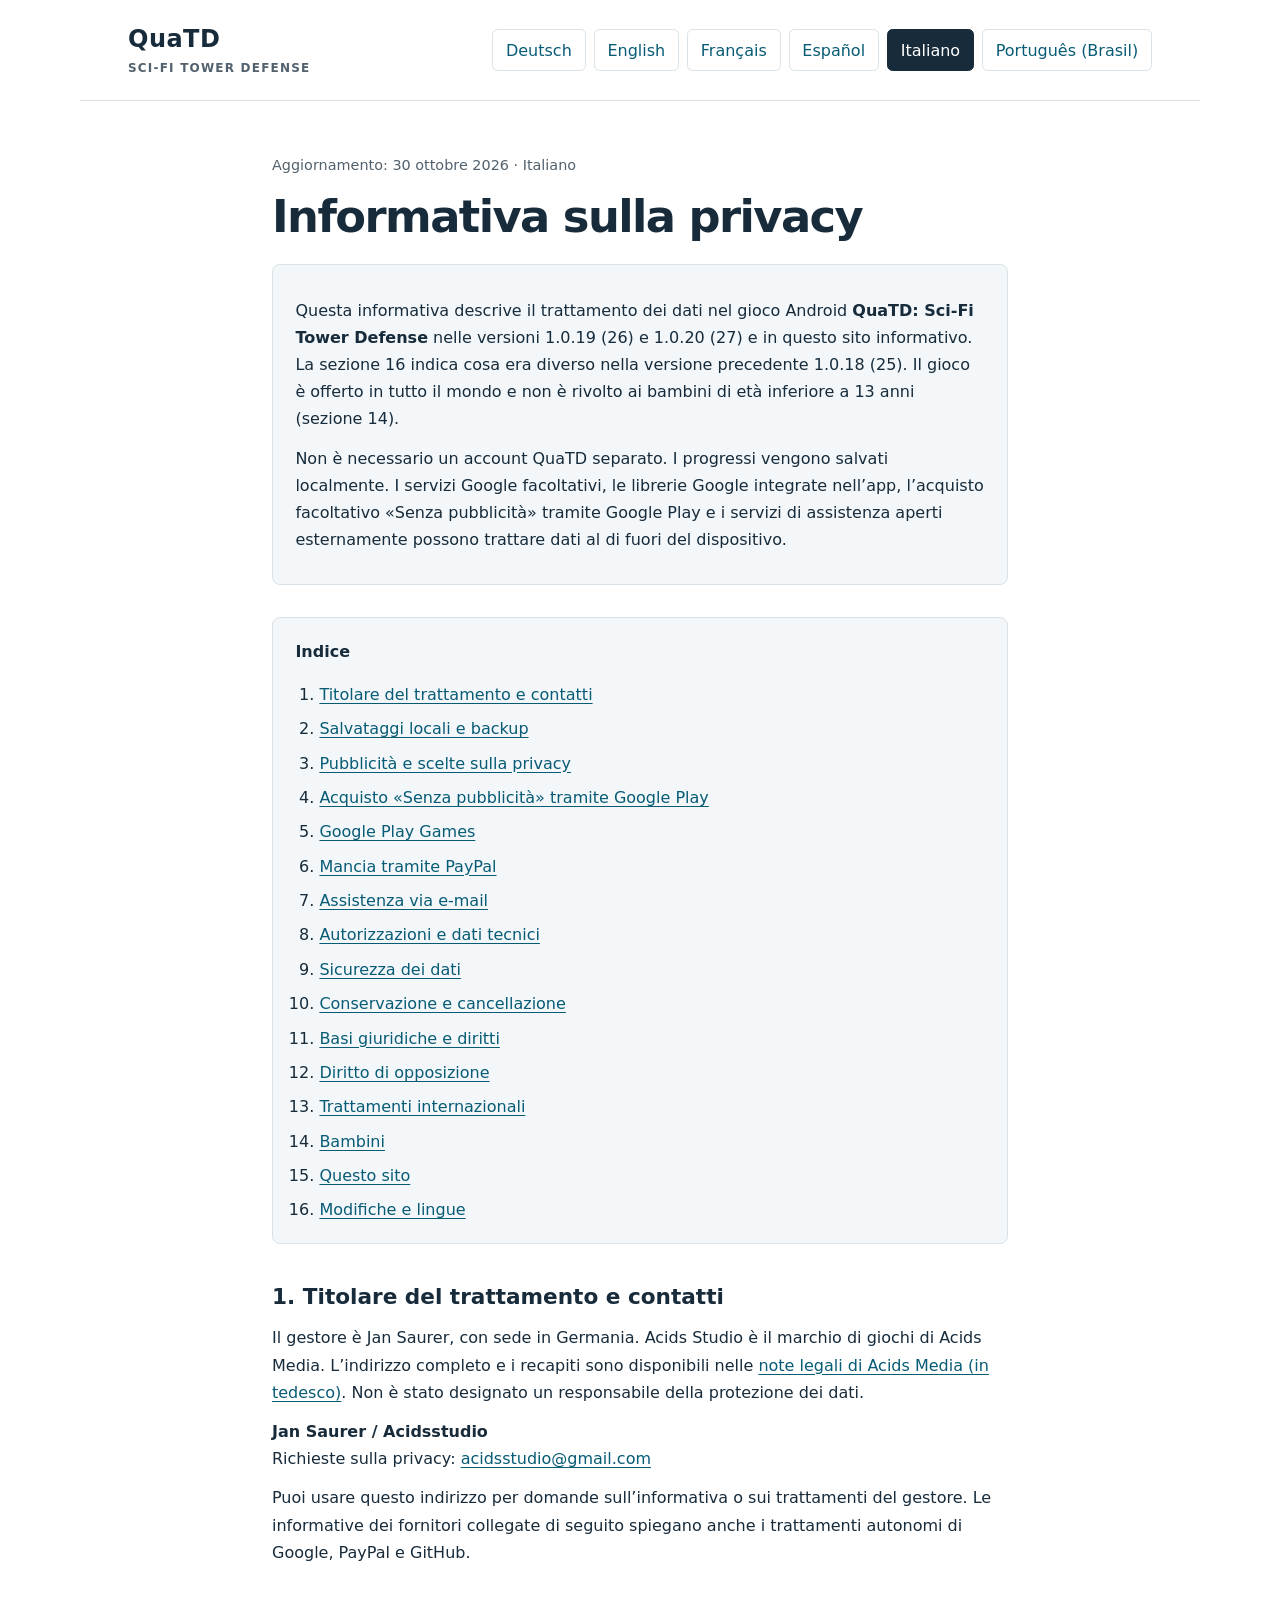
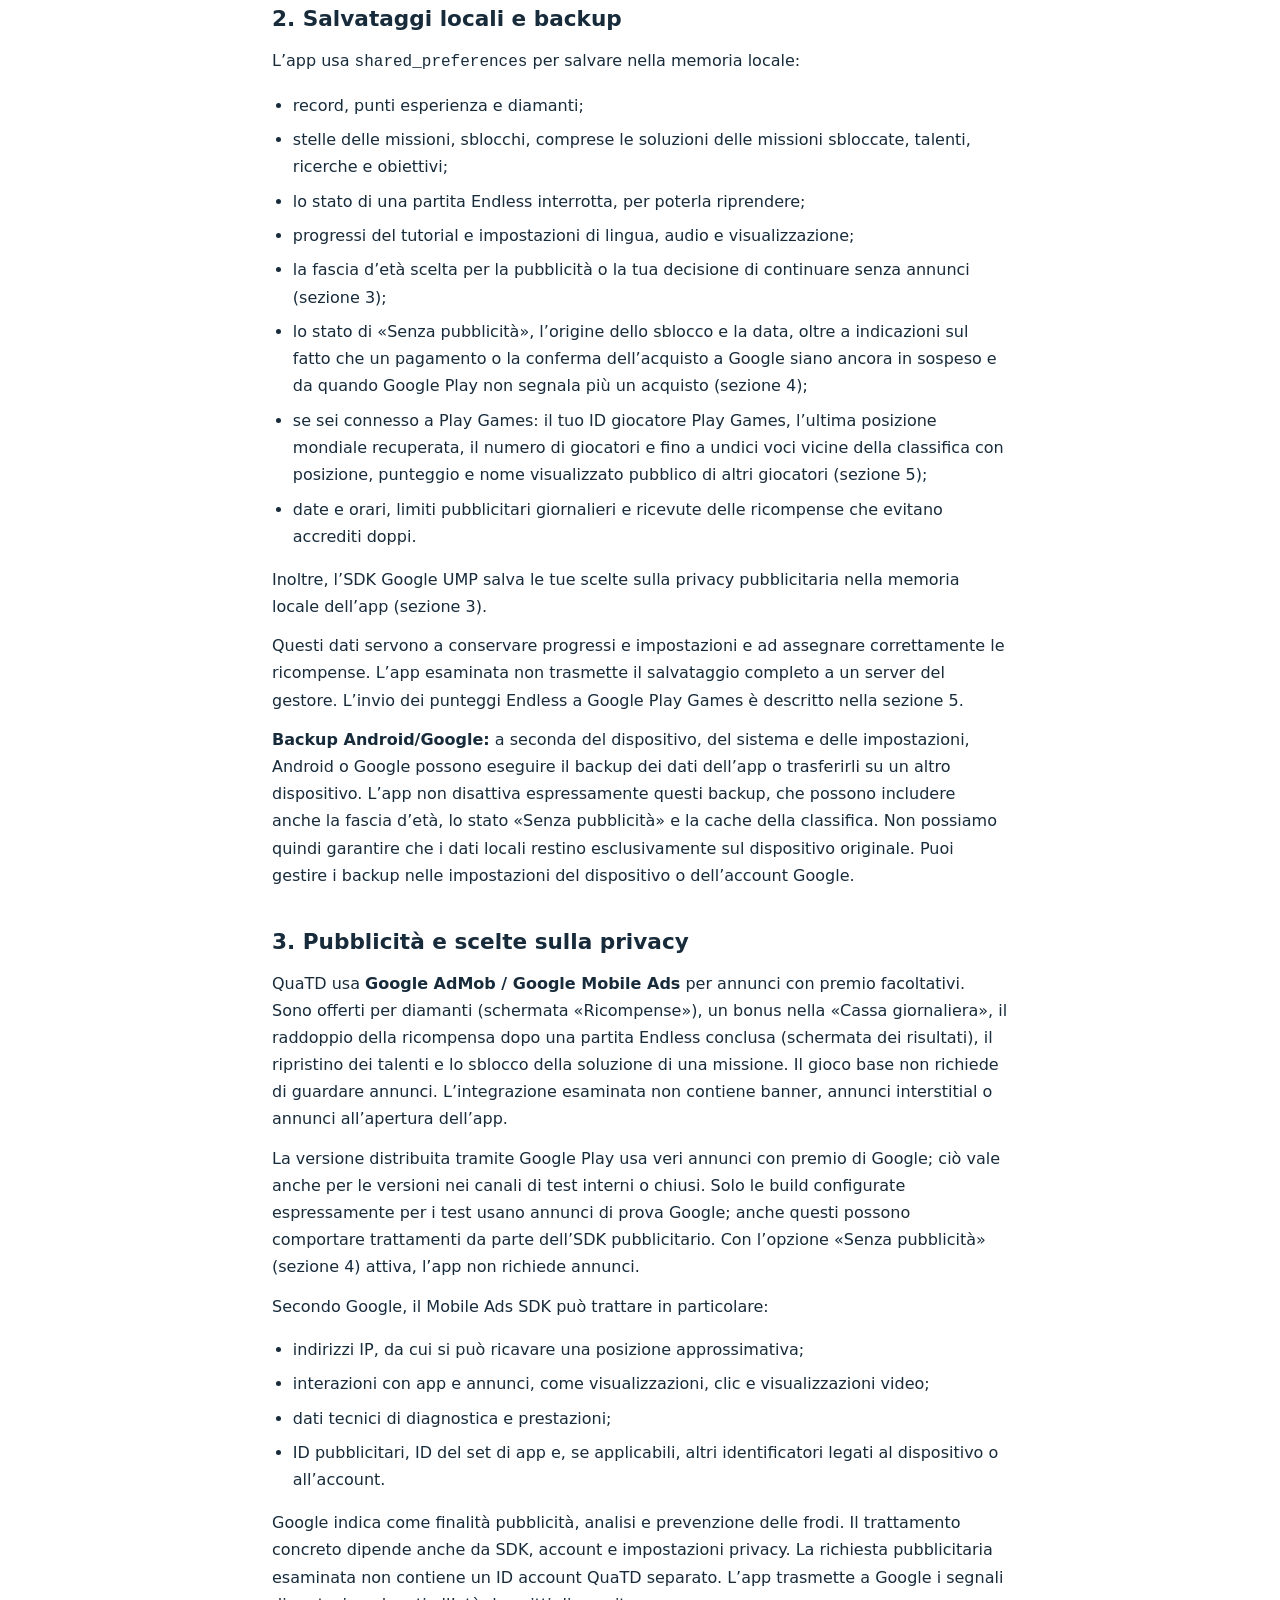
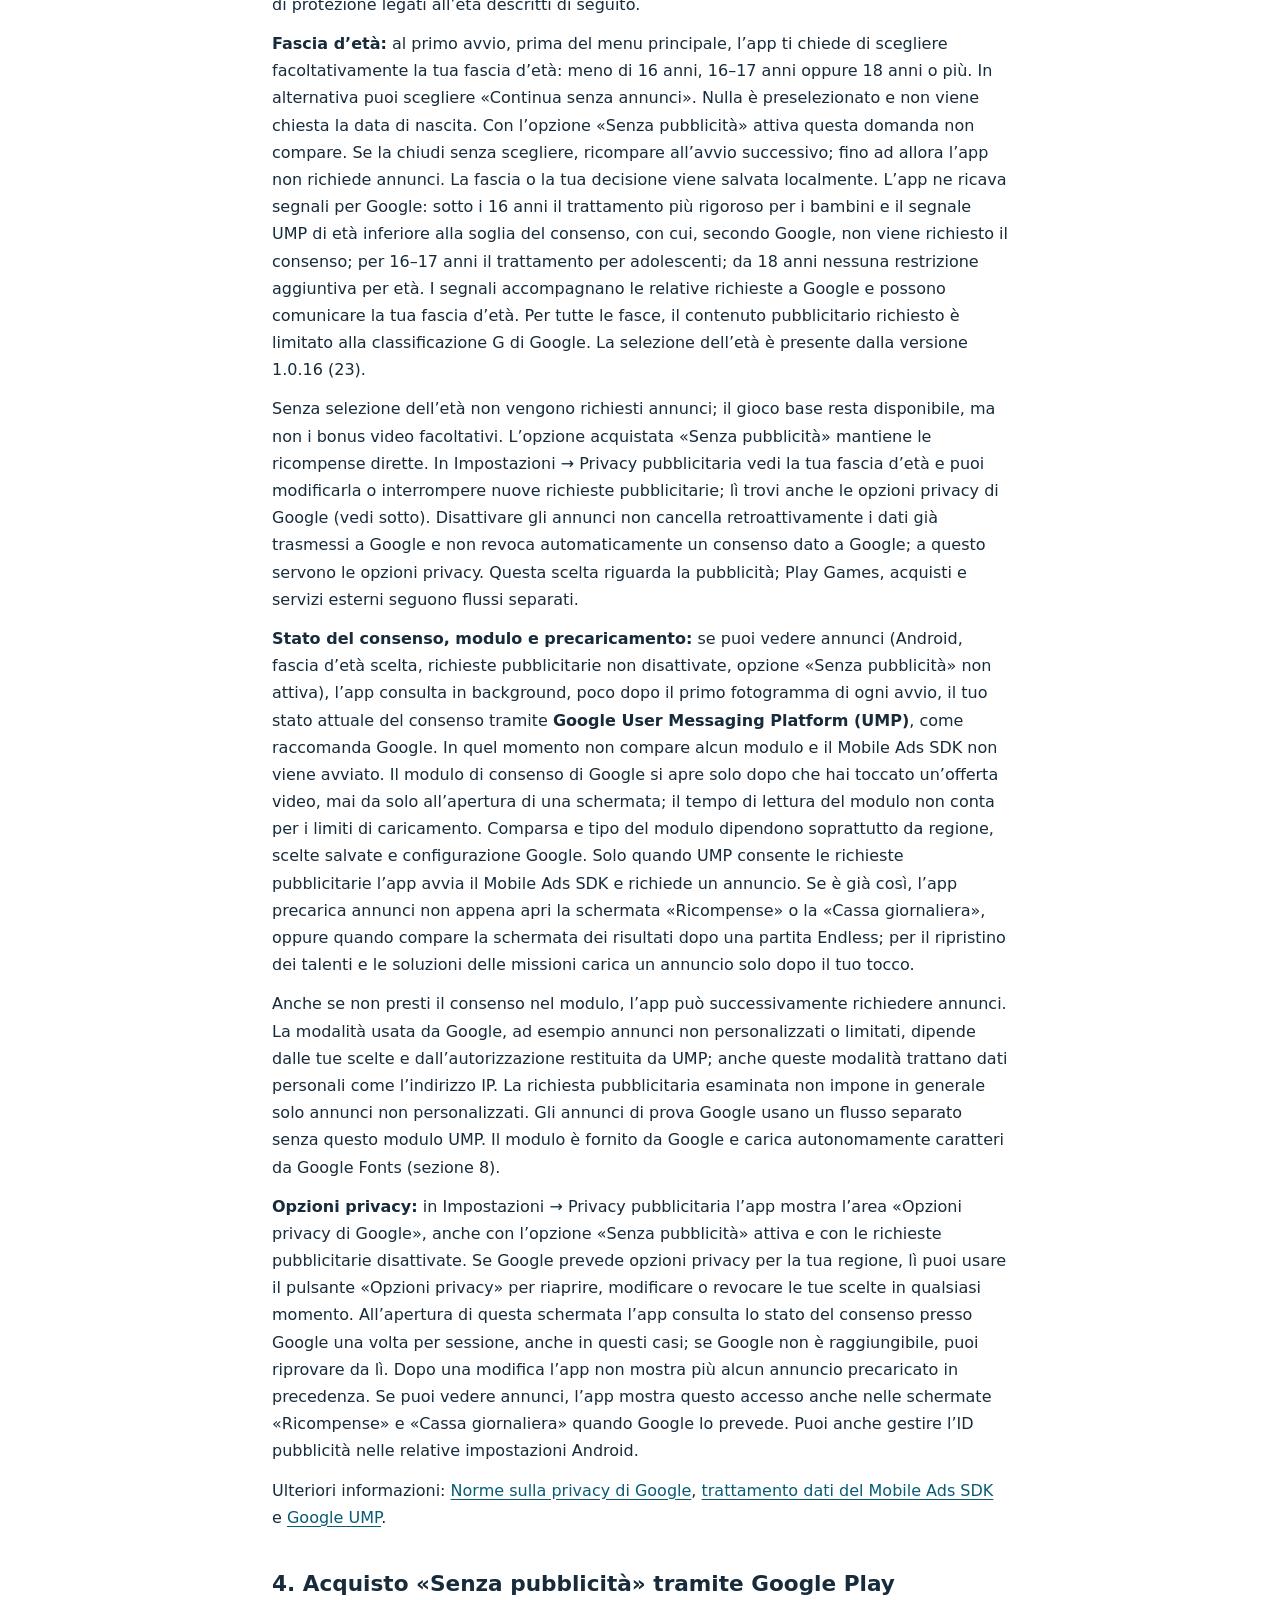
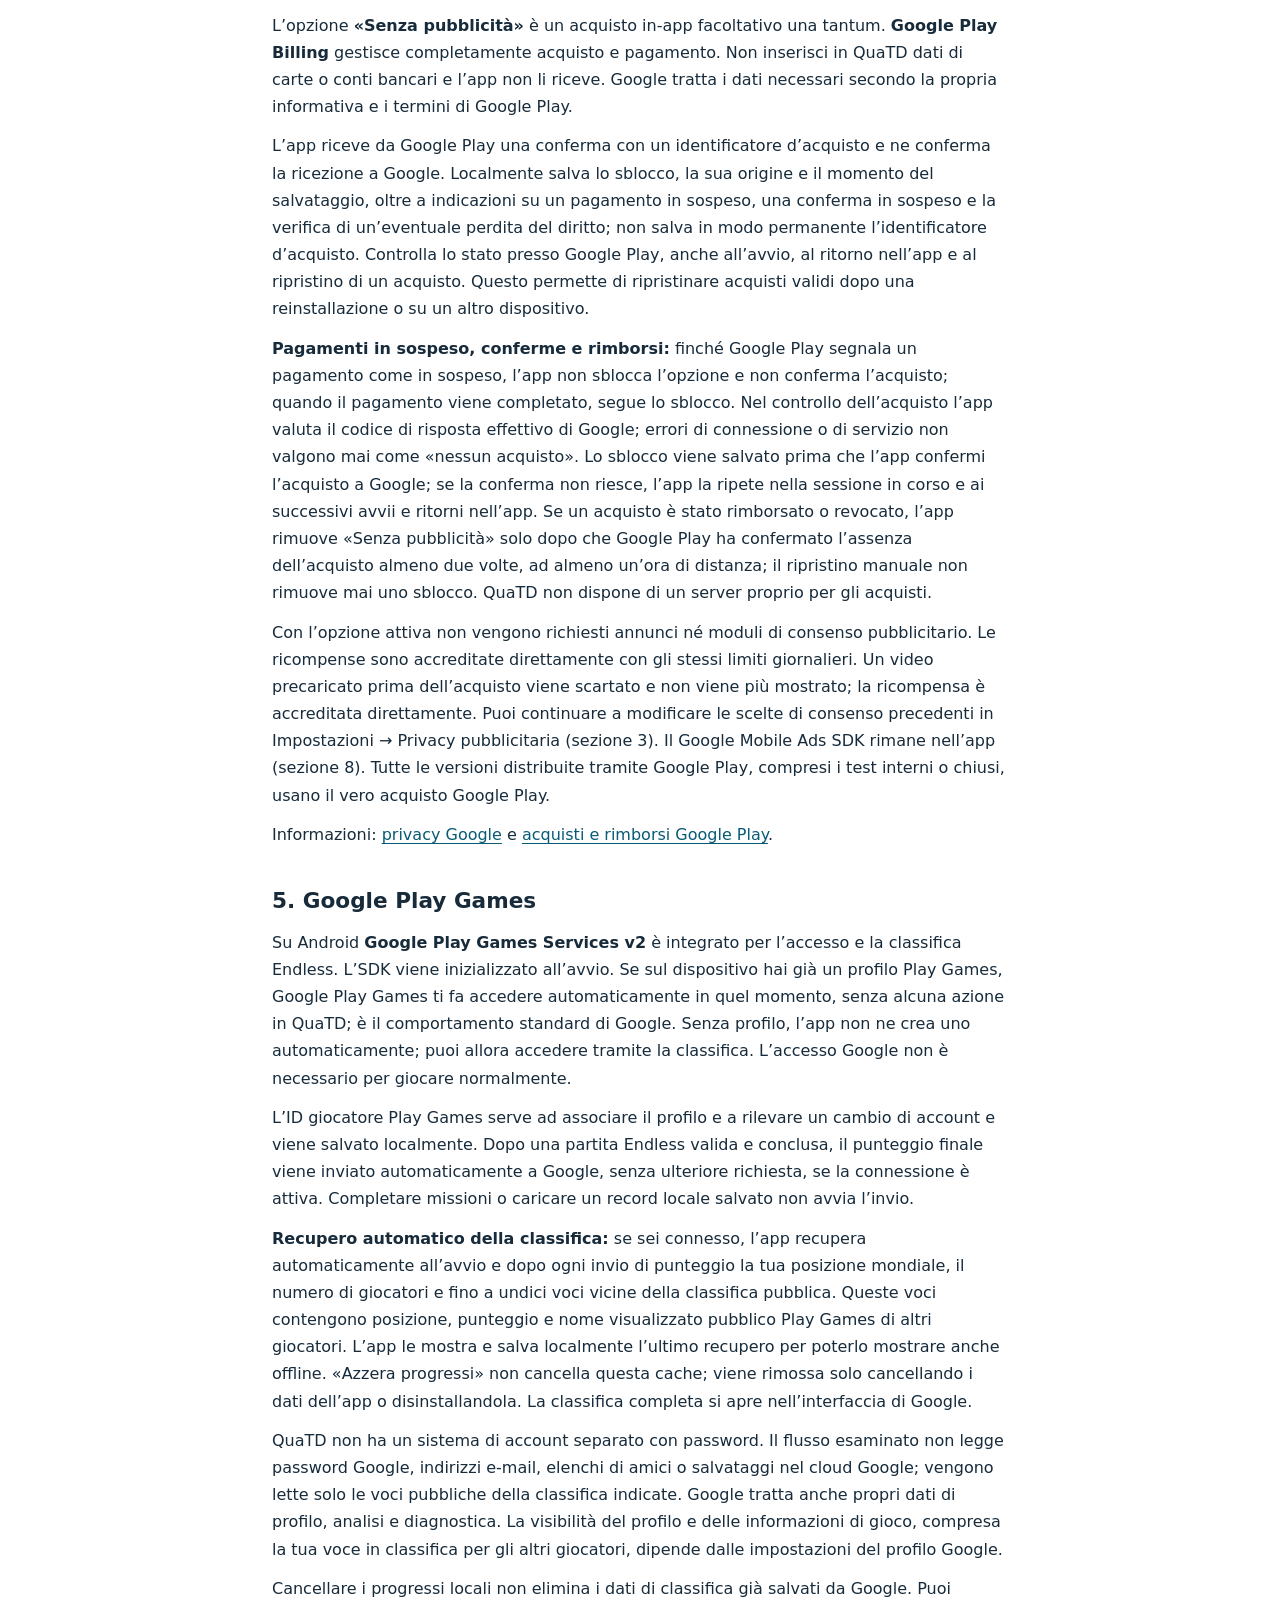
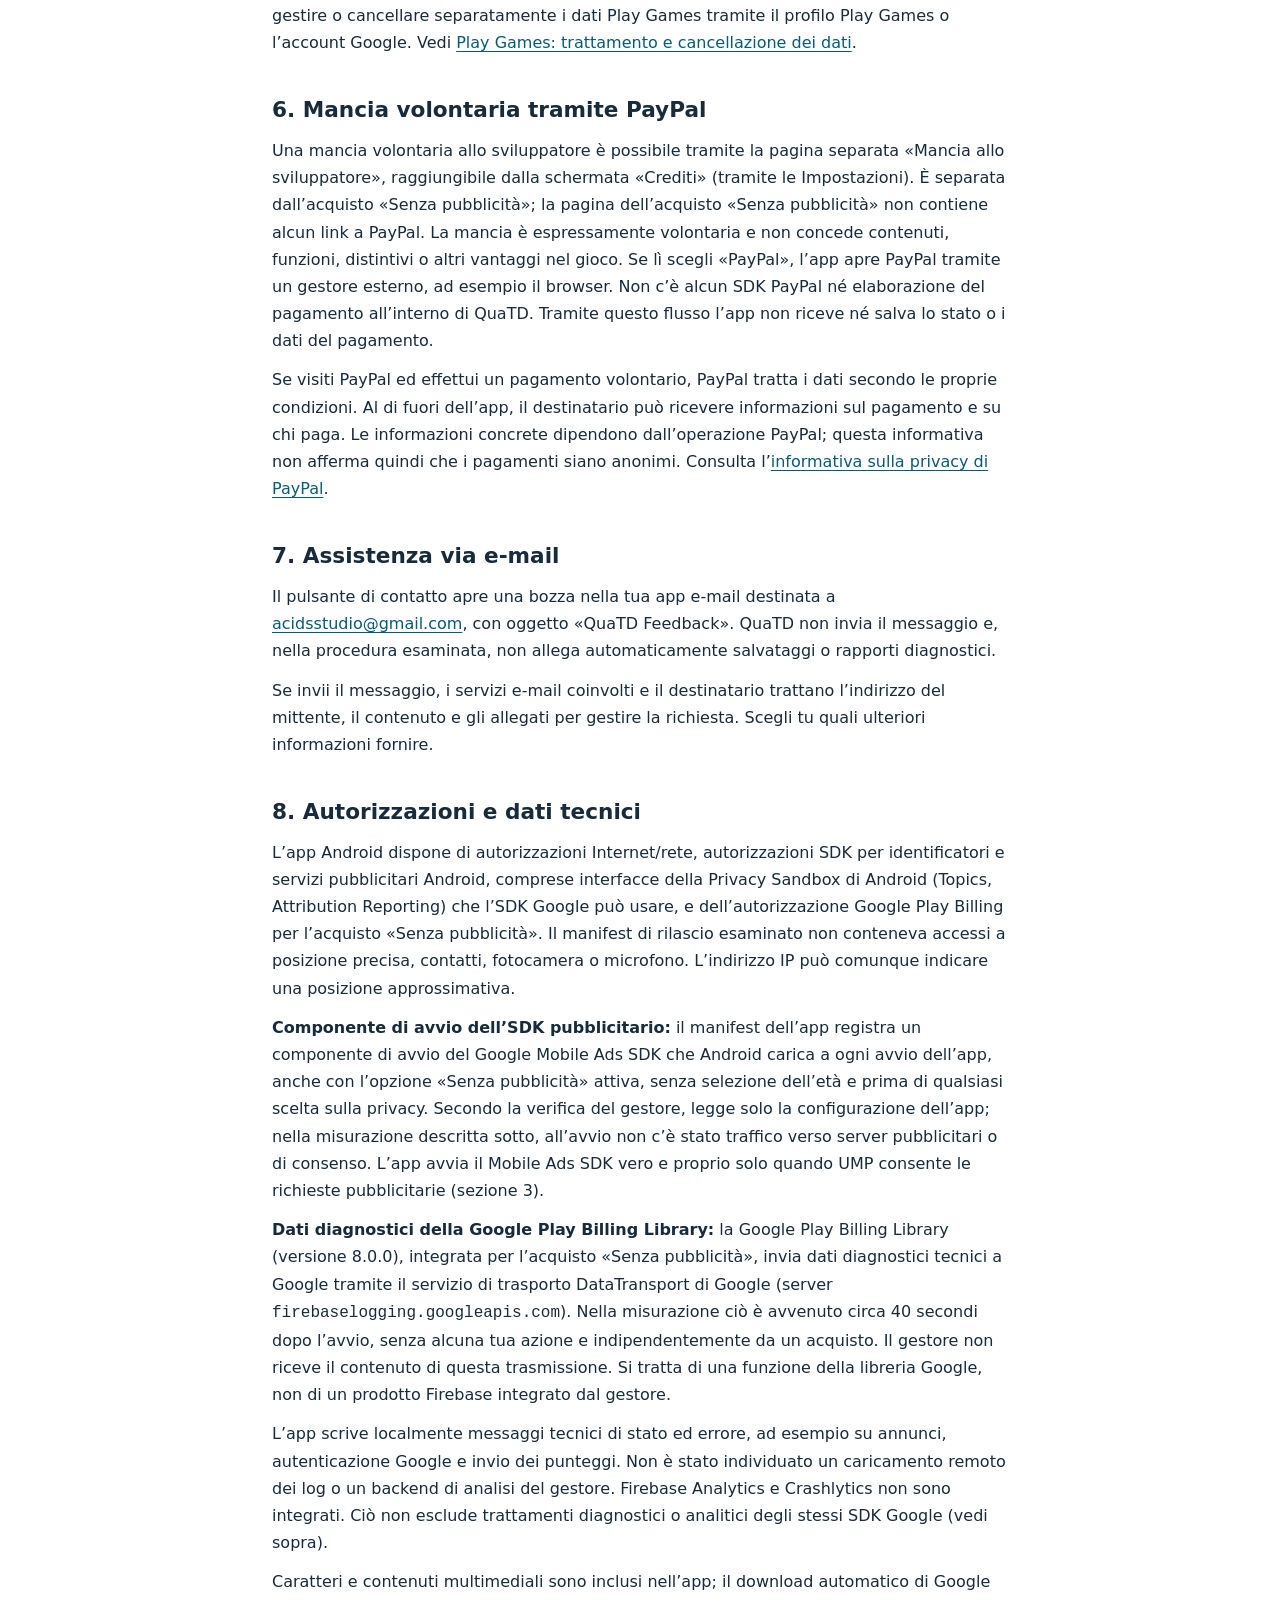
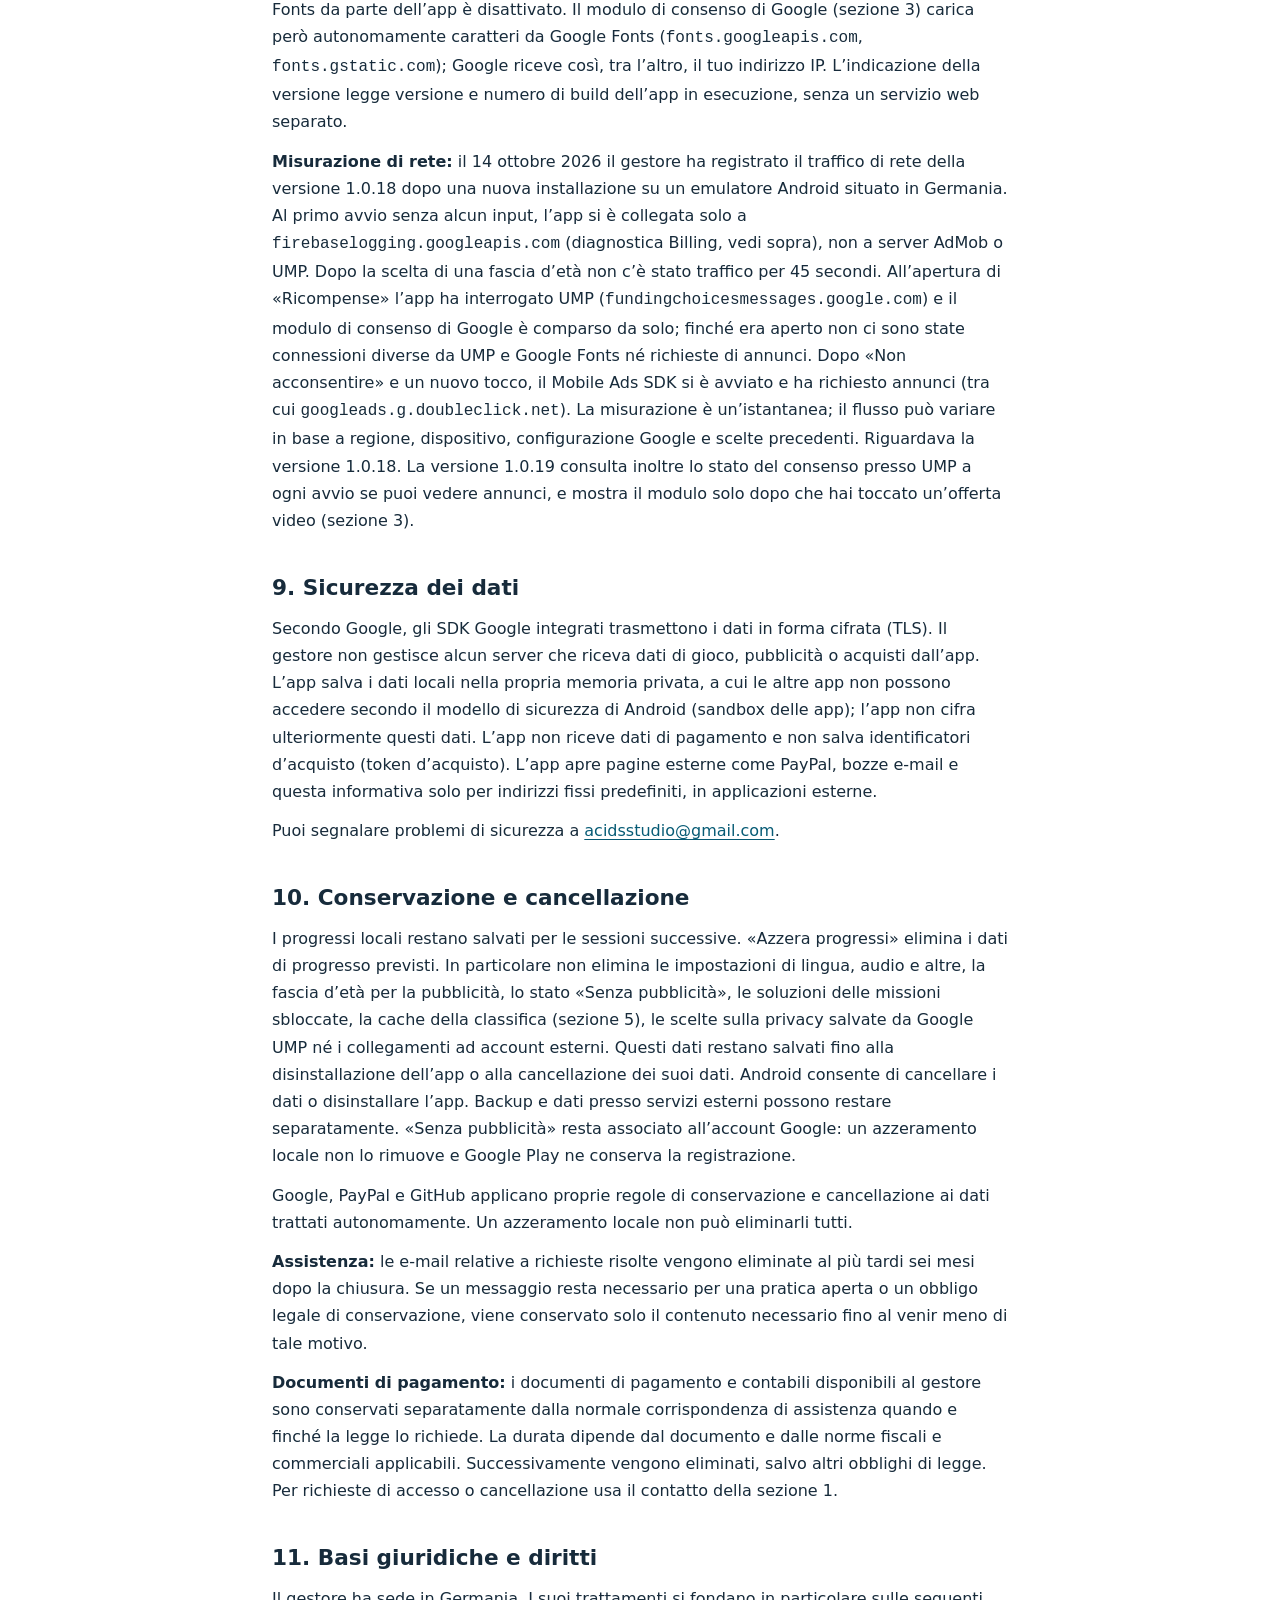
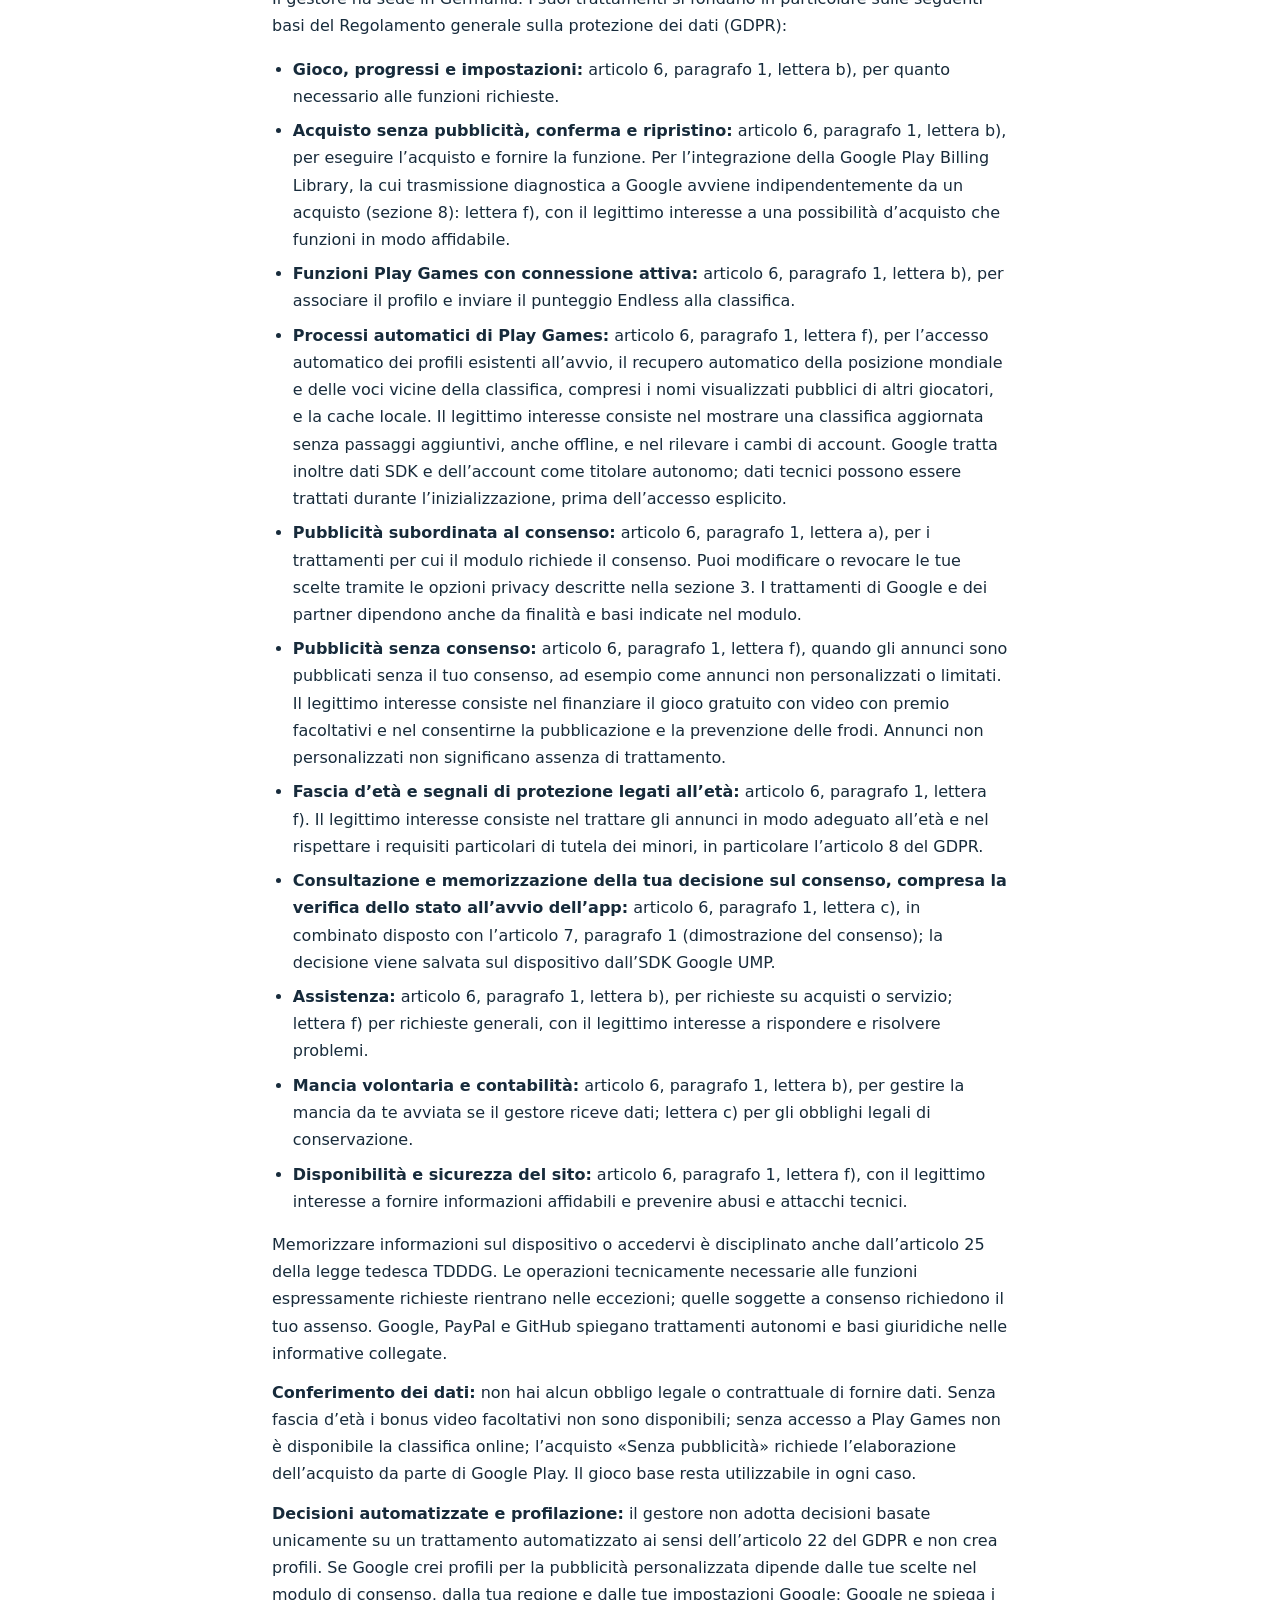
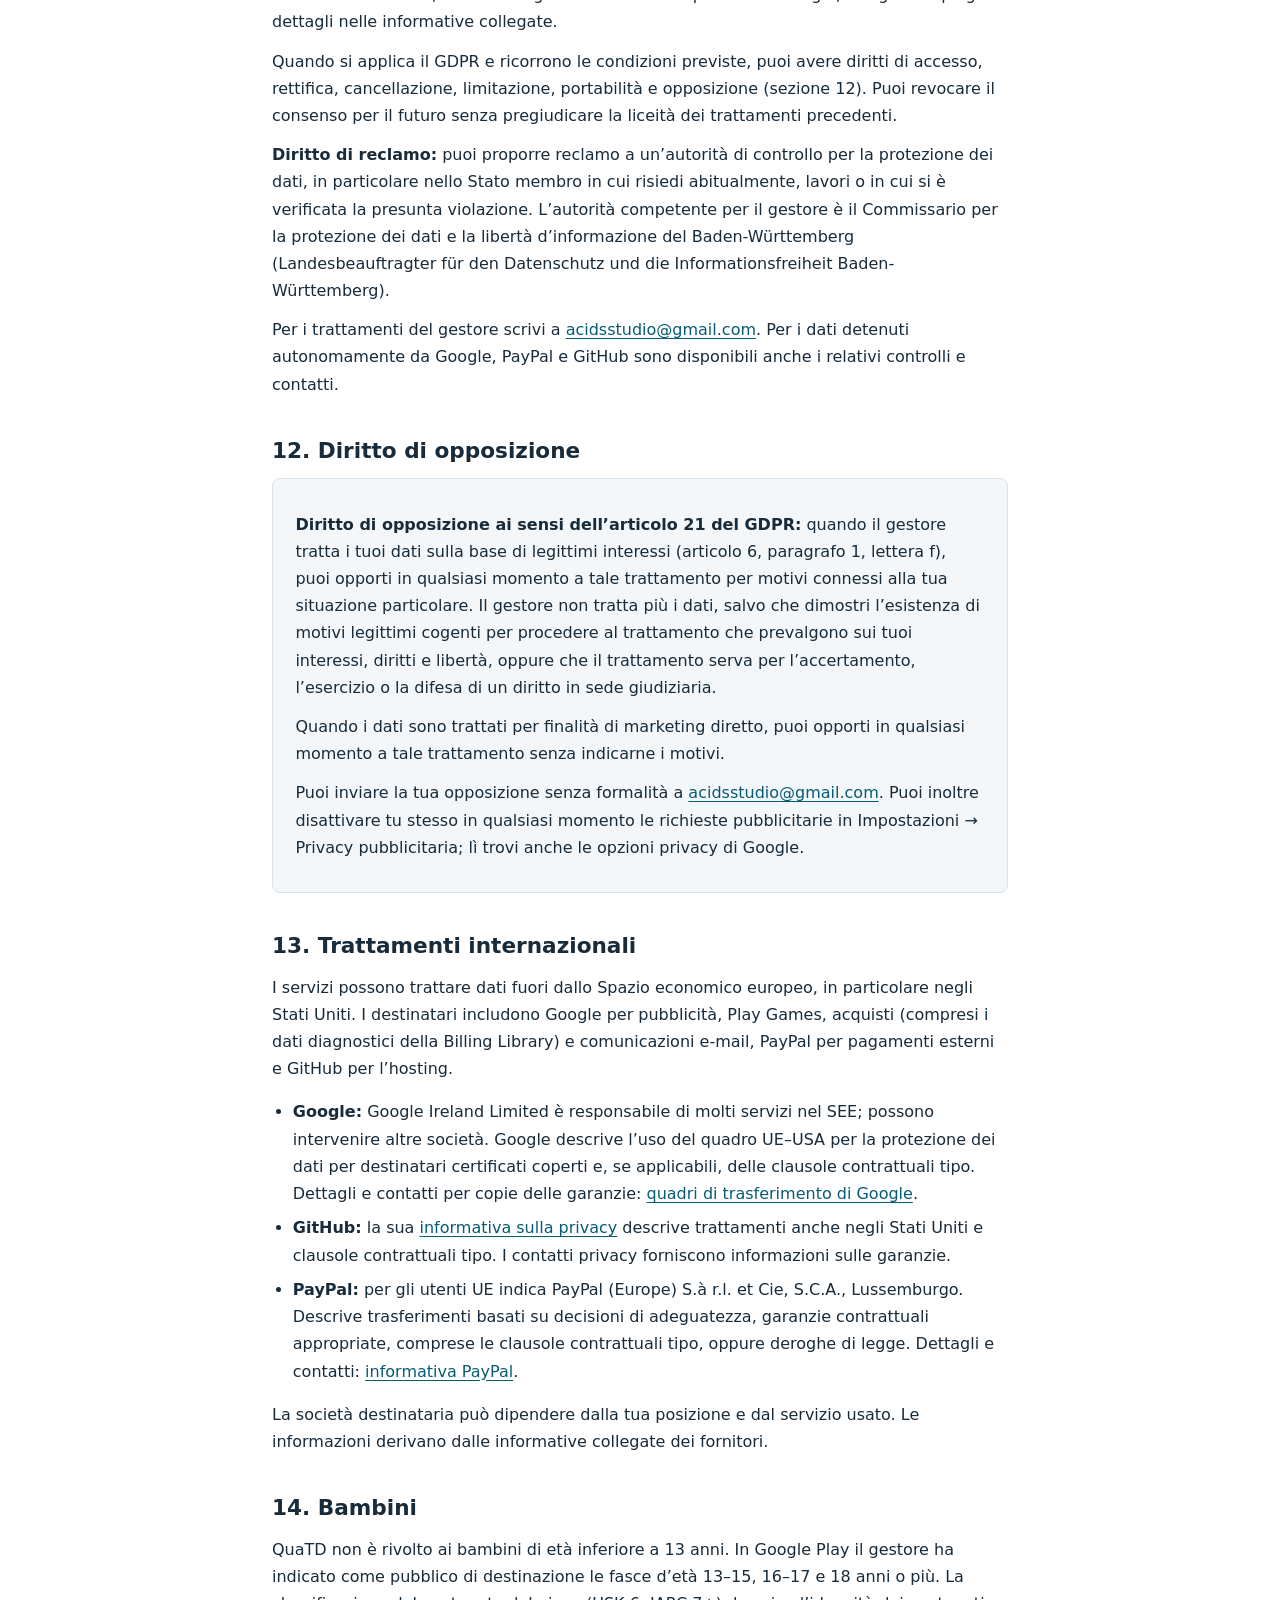
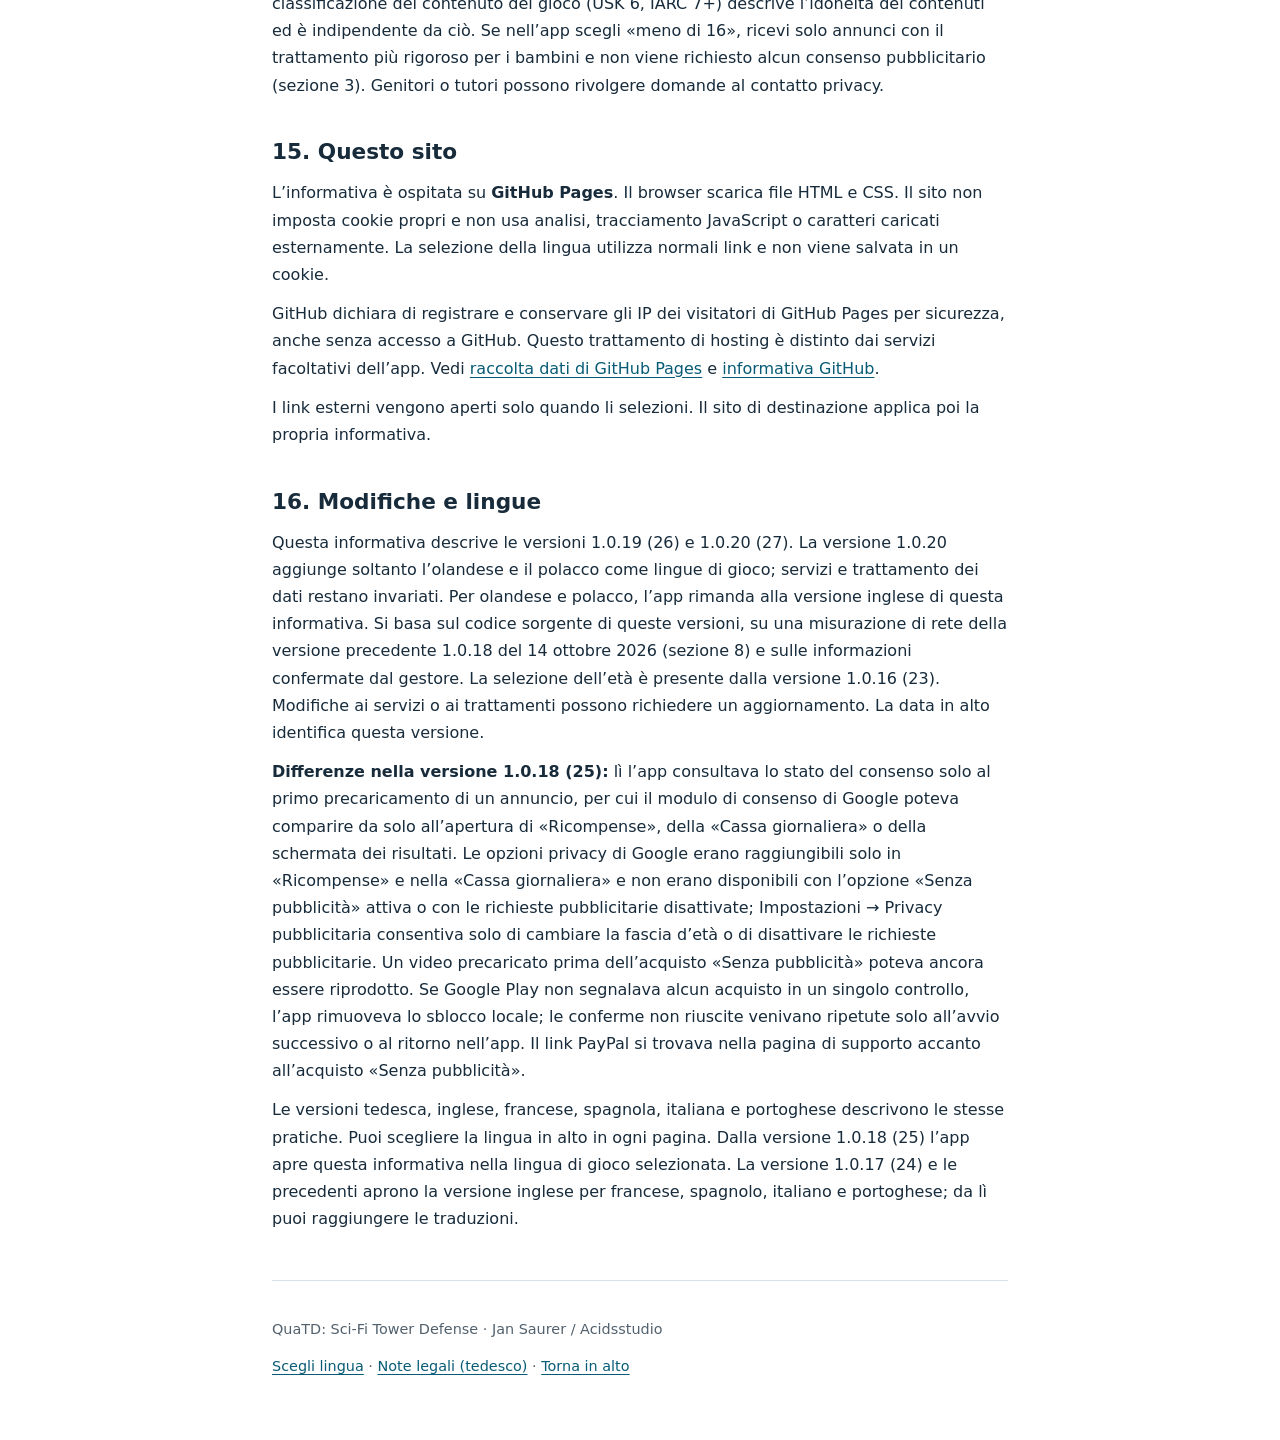
<file: it/index.html>
<!doctype html><html lang="it"><head><meta charset="utf-8"><meta name="viewport" content="width=device-width,initial-scale=1"><meta name="referrer" content="no-referrer"><title>Informativa sulla privacy — QuaTD: Sci-Fi Tower Defense</title><meta name="description" content="Privacy in QuaTD: salvataggi, pubblicità Google, acquisti, Play Games e assistenza."><link rel="stylesheet" href="../styles.css">
<link rel="alternate" hreflang="de" href="../de/">
<link rel="alternate" hreflang="en" href="../en/">
<link rel="alternate" hreflang="fr" href="../fr/">
<link rel="alternate" hreflang="es" href="../es/">
<link rel="alternate" hreflang="it" href="../it/">
<link rel="alternate" hreflang="pt-BR" href="../pt/">
<link rel="alternate" hreflang="x-default" href="../">
</head><body>
<a class="skip" href="#content">Vai al contenuto</a><header class="site-header"><p class="brand">QuaTD<span>SCI-FI TOWER DEFENSE</span></p><nav class="languages" aria-label="Lingua"><a href="../de/" lang="de" hreflang="de">Deutsch</a><a href="../en/" lang="en" hreflang="en">English</a><a href="../fr/" lang="fr" hreflang="fr">Français</a><a href="../es/" lang="es" hreflang="es">Español</a><a href="../it/" lang="it" hreflang="it" aria-current="page">Italiano</a><a href="../pt/" lang="pt-BR" hreflang="pt-BR">Português (Brasil)</a></nav></header><main id="content">
<p class="meta">Aggiornamento: 30 ottobre 2026 · Italiano</p><h1>Informativa sulla privacy</h1>
<div class="intro"><p>Questa informativa descrive il trattamento dei dati nel gioco Android <strong>QuaTD: Sci-Fi Tower Defense</strong> nelle versioni 1.0.19 (26) e 1.0.20 (27) e in questo sito informativo. La sezione 16 indica cosa era diverso nella versione precedente 1.0.18 (25). Il gioco è offerto in tutto il mondo e non è rivolto ai bambini di età inferiore a 13 anni (sezione 14).</p><p>Non è necessario un account QuaTD separato. I progressi vengono salvati localmente. I servizi Google facoltativi, le librerie Google integrate nell’app, l’acquisto facoltativo «Senza pubblicità» tramite Google Play e i servizi di assistenza aperti esternamente possono trattare dati al di fuori del dispositivo.</p></div><nav class="toc" aria-label="Indice"><strong>Indice</strong><ol><li><a href="#controller">Titolare del trattamento e contatti</a></li><li><a href="#local">Salvataggi locali e backup</a></li><li><a href="#ads">Pubblicità e scelte sulla privacy</a></li><li><a href="#ad-free">Acquisto «Senza pubblicità» tramite Google Play</a></li><li><a href="#play-games">Google Play Games</a></li><li><a href="#paypal">Mancia tramite PayPal</a></li><li><a href="#email">Assistenza via e-mail</a></li><li><a href="#technical">Autorizzazioni e dati tecnici</a></li><li><a href="#security">Sicurezza dei dati</a></li><li><a href="#retention">Conservazione e cancellazione</a></li><li><a href="#rights">Basi giuridiche e diritti</a></li><li><a href="#objection">Diritto di opposizione</a></li><li><a href="#international">Trattamenti internazionali</a></li><li><a href="#children">Bambini</a></li><li><a href="#website">Questo sito</a></li><li><a href="#changes">Modifiche e lingue</a></li></ol></nav>
<section id="controller"><h2>1. Titolare del trattamento e contatti</h2><p>Il gestore è Jan Saurer, con sede in Germania. Acids Studio è il marchio di giochi di Acids Media. L’indirizzo completo e i recapiti sono disponibili nelle <a href="https://acidsmedia.de/impressum.html">note legali di Acids Media (in tedesco)</a>. Non è stato designato un responsabile della protezione dei dati.</p><p><strong>Jan Saurer / Acidsstudio</strong><br>Richieste sulla privacy: <a href="mailto:acidsstudio@gmail.com">acidsstudio@gmail.com</a></p><p>Puoi usare questo indirizzo per domande sull’informativa o sui trattamenti del gestore. Le informative dei fornitori collegate di seguito spiegano anche i trattamenti autonomi di Google, PayPal e GitHub.</p></section>
<section id="local"><h2>2. Salvataggi locali e backup</h2><p>L’app usa <code>shared_preferences</code> per salvare nella memoria locale:</p><ul><li>record, punti esperienza e diamanti;</li><li>stelle delle missioni, sblocchi, comprese le soluzioni delle missioni sbloccate, talenti, ricerche e obiettivi;</li><li>lo stato di una partita Endless interrotta, per poterla riprendere;</li><li>progressi del tutorial e impostazioni di lingua, audio e visualizzazione;</li><li>la fascia d’età scelta per la pubblicità o la tua decisione di continuare senza annunci (sezione 3);</li><li>lo stato di «Senza pubblicità», l’origine dello sblocco e la data, oltre a indicazioni sul fatto che un pagamento o la conferma dell’acquisto a Google siano ancora in sospeso e da quando Google Play non segnala più un acquisto (sezione 4);</li><li>se sei connesso a Play Games: il tuo ID giocatore Play Games, l’ultima posizione mondiale recuperata, il numero di giocatori e fino a undici voci vicine della classifica con posizione, punteggio e nome visualizzato pubblico di altri giocatori (sezione 5);</li><li>date e orari, limiti pubblicitari giornalieri e ricevute delle ricompense che evitano accrediti doppi.</li></ul><p>Inoltre, l’SDK Google UMP salva le tue scelte sulla privacy pubblicitaria nella memoria locale dell’app (sezione 3).</p><p>Questi dati servono a conservare progressi e impostazioni e ad assegnare correttamente le ricompense. L’app esaminata non trasmette il salvataggio completo a un server del gestore. L’invio dei punteggi Endless a Google Play Games è descritto nella sezione 5.</p><p><strong>Backup Android/Google:</strong> a seconda del dispositivo, del sistema e delle impostazioni, Android o Google possono eseguire il backup dei dati dell’app o trasferirli su un altro dispositivo. L’app non disattiva espressamente questi backup, che possono includere anche la fascia d’età, lo stato «Senza pubblicità» e la cache della classifica. Non possiamo quindi garantire che i dati locali restino esclusivamente sul dispositivo originale. Puoi gestire i backup nelle impostazioni del dispositivo o dell’account Google.</p></section>
<section id="ads"><h2>3. Pubblicità e scelte sulla privacy</h2><p>QuaTD usa <strong>Google AdMob / Google Mobile Ads</strong> per annunci con premio facoltativi. Sono offerti per diamanti (schermata «Ricompense»), un bonus nella «Cassa giornaliera», il raddoppio della ricompensa dopo una partita Endless conclusa (schermata dei risultati), il ripristino dei talenti e lo sblocco della soluzione di una missione. Il gioco base non richiede di guardare annunci. L’integrazione esaminata non contiene banner, annunci interstitial o annunci all’apertura dell’app.</p><p>La versione distribuita tramite Google Play usa veri annunci con premio di Google; ciò vale anche per le versioni nei canali di test interni o chiusi. Solo le build configurate espressamente per i test usano annunci di prova Google; anche questi possono comportare trattamenti da parte dell’SDK pubblicitario. Con l’opzione «Senza pubblicità» (sezione 4) attiva, l’app non richiede annunci.</p><p>Secondo Google, il Mobile Ads SDK può trattare in particolare:</p><ul><li>indirizzi IP, da cui si può ricavare una posizione approssimativa;</li><li>interazioni con app e annunci, come visualizzazioni, clic e visualizzazioni video;</li><li>dati tecnici di diagnostica e prestazioni;</li><li>ID pubblicitari, ID del set di app e, se applicabili, altri identificatori legati al dispositivo o all’account.</li></ul><p>Google indica come finalità pubblicità, analisi e prevenzione delle frodi. Il trattamento concreto dipende anche da SDK, account e impostazioni privacy. La richiesta pubblicitaria esaminata non contiene un ID account QuaTD separato. L’app trasmette a Google i segnali di protezione legati all’età descritti di seguito.</p><p><strong>Fascia d’età:</strong> al primo avvio, prima del menu principale, l’app ti chiede di scegliere facoltativamente la tua fascia d’età: meno di 16 anni, 16–17 anni oppure 18 anni o più. In alternativa puoi scegliere «Continua senza annunci». Nulla è preselezionato e non viene chiesta la data di nascita. Con l’opzione «Senza pubblicità» attiva questa domanda non compare. Se la chiudi senza scegliere, ricompare all’avvio successivo; fino ad allora l’app non richiede annunci. La fascia o la tua decisione viene salvata localmente. L’app ne ricava segnali per Google: sotto i 16 anni il trattamento più rigoroso per i bambini e il segnale UMP di età inferiore alla soglia del consenso, con cui, secondo Google, non viene richiesto il consenso; per 16–17 anni il trattamento per adolescenti; da 18 anni nessuna restrizione aggiuntiva per età. I segnali accompagnano le relative richieste a Google e possono comunicare la tua fascia d’età. Per tutte le fasce, il contenuto pubblicitario richiesto è limitato alla classificazione G di Google. La selezione dell’età è presente dalla versione 1.0.16 (23).</p><p>Senza selezione dell’età non vengono richiesti annunci; il gioco base resta disponibile, ma non i bonus video facoltativi. L’opzione acquistata «Senza pubblicità» mantiene le ricompense dirette. In Impostazioni → Privacy pubblicitaria vedi la tua fascia d’età e puoi modificarla o interrompere nuove richieste pubblicitarie; lì trovi anche le opzioni privacy di Google (vedi sotto). Disattivare gli annunci non cancella retroattivamente i dati già trasmessi a Google e non revoca automaticamente un consenso dato a Google; a questo servono le opzioni privacy. Questa scelta riguarda la pubblicità; Play Games, acquisti e servizi esterni seguono flussi separati.</p><p><strong>Stato del consenso, modulo e precaricamento:</strong> se puoi vedere annunci (Android, fascia d’età scelta, richieste pubblicitarie non disattivate, opzione «Senza pubblicità» non attiva), l’app consulta in background, poco dopo il primo fotogramma di ogni avvio, il tuo stato attuale del consenso tramite <strong>Google User Messaging Platform (UMP)</strong>, come raccomanda Google. In quel momento non compare alcun modulo e il Mobile Ads SDK non viene avviato. Il modulo di consenso di Google si apre solo dopo che hai toccato un’offerta video, mai da solo all’apertura di una schermata; il tempo di lettura del modulo non conta per i limiti di caricamento. Comparsa e tipo del modulo dipendono soprattutto da regione, scelte salvate e configurazione Google. Solo quando UMP consente le richieste pubblicitarie l’app avvia il Mobile Ads SDK e richiede un annuncio. Se è già così, l’app precarica annunci non appena apri la schermata «Ricompense» o la «Cassa giornaliera», oppure quando compare la schermata dei risultati dopo una partita Endless; per il ripristino dei talenti e le soluzioni delle missioni carica un annuncio solo dopo il tuo tocco.</p><p>Anche se non presti il consenso nel modulo, l’app può successivamente richiedere annunci. La modalità usata da Google, ad esempio annunci non personalizzati o limitati, dipende dalle tue scelte e dall’autorizzazione restituita da UMP; anche queste modalità trattano dati personali come l’indirizzo IP. La richiesta pubblicitaria esaminata non impone in generale solo annunci non personalizzati. Gli annunci di prova Google usano un flusso separato senza questo modulo UMP. Il modulo è fornito da Google e carica autonomamente caratteri da Google Fonts (sezione 8).</p><p><strong>Opzioni privacy:</strong> in Impostazioni → Privacy pubblicitaria l’app mostra l’area «Opzioni privacy di Google», anche con l’opzione «Senza pubblicità» attiva e con le richieste pubblicitarie disattivate. Se Google prevede opzioni privacy per la tua regione, lì puoi usare il pulsante «Opzioni privacy» per riaprire, modificare o revocare le tue scelte in qualsiasi momento. All’apertura di questa schermata l’app consulta lo stato del consenso presso Google una volta per sessione, anche in questi casi; se Google non è raggiungibile, puoi riprovare da lì. Dopo una modifica l’app non mostra più alcun annuncio precaricato in precedenza. Se puoi vedere annunci, l’app mostra questo accesso anche nelle schermate «Ricompense» e «Cassa giornaliera» quando Google lo prevede. Puoi anche gestire l’ID pubblicità nelle relative impostazioni Android.</p><p>Ulteriori informazioni: <a href="https://policies.google.com/privacy">Norme sulla privacy di Google</a>, <a href="https://developers.google.com/admob/android/privacy/play-data-disclosure">trattamento dati del Mobile Ads SDK</a> e <a href="https://developers.google.com/admob/flutter/privacy">Google UMP</a>.</p></section>
<section id="ad-free"><h2>4. Acquisto «Senza pubblicità» tramite Google Play</h2><p>L’opzione <strong>«Senza pubblicità»</strong> è un acquisto in-app facoltativo una tantum. <strong>Google Play Billing</strong> gestisce completamente acquisto e pagamento. Non inserisci in QuaTD dati di carte o conti bancari e l’app non li riceve. Google tratta i dati necessari secondo la propria informativa e i termini di Google Play.</p><p>L’app riceve da Google Play una conferma con un identificatore d’acquisto e ne conferma la ricezione a Google. Localmente salva lo sblocco, la sua origine e il momento del salvataggio, oltre a indicazioni su un pagamento in sospeso, una conferma in sospeso e la verifica di un’eventuale perdita del diritto; non salva in modo permanente l’identificatore d’acquisto. Controlla lo stato presso Google Play, anche all’avvio, al ritorno nell’app e al ripristino di un acquisto. Questo permette di ripristinare acquisti validi dopo una reinstallazione o su un altro dispositivo.</p><p><strong>Pagamenti in sospeso, conferme e rimborsi:</strong> finché Google Play segnala un pagamento come in sospeso, l’app non sblocca l’opzione e non conferma l’acquisto; quando il pagamento viene completato, segue lo sblocco. Nel controllo dell’acquisto l’app valuta il codice di risposta effettivo di Google; errori di connessione o di servizio non valgono mai come «nessun acquisto». Lo sblocco viene salvato prima che l’app confermi l’acquisto a Google; se la conferma non riesce, l’app la ripete nella sessione in corso e ai successivi avvii e ritorni nell’app. Se un acquisto è stato rimborsato o revocato, l’app rimuove «Senza pubblicità» solo dopo che Google Play ha confermato l’assenza dell’acquisto almeno due volte, ad almeno un’ora di distanza; il ripristino manuale non rimuove mai uno sblocco. QuaTD non dispone di un server proprio per gli acquisti.</p><p>Con l’opzione attiva non vengono richiesti annunci né moduli di consenso pubblicitario. Le ricompense sono accreditate direttamente con gli stessi limiti giornalieri. Un video precaricato prima dell’acquisto viene scartato e non viene più mostrato; la ricompensa è accreditata direttamente. Puoi continuare a modificare le scelte di consenso precedenti in Impostazioni → Privacy pubblicitaria (sezione 3). Il Google Mobile Ads SDK rimane nell’app (sezione 8). Tutte le versioni distribuite tramite Google Play, compresi i test interni o chiusi, usano il vero acquisto Google Play.</p><p>Informazioni: <a href="https://policies.google.com/privacy">privacy Google</a> e <a href="https://support.google.com/googleplay/answer/2479637">acquisti e rimborsi Google Play</a>.</p></section>
<section id="play-games"><h2>5. Google Play Games</h2><p>Su Android <strong>Google Play Games Services v2</strong> è integrato per l’accesso e la classifica Endless. L’SDK viene inizializzato all’avvio. Se sul dispositivo hai già un profilo Play Games, Google Play Games ti fa accedere automaticamente in quel momento, senza alcuna azione in QuaTD; è il comportamento standard di Google. Senza profilo, l’app non ne crea uno automaticamente; puoi allora accedere tramite la classifica. L’accesso Google non è necessario per giocare normalmente.</p><p>L’ID giocatore Play Games serve ad associare il profilo e a rilevare un cambio di account e viene salvato localmente. Dopo una partita Endless valida e conclusa, il punteggio finale viene inviato automaticamente a Google, senza ulteriore richiesta, se la connessione è attiva. Completare missioni o caricare un record locale salvato non avvia l’invio.</p><p><strong>Recupero automatico della classifica:</strong> se sei connesso, l’app recupera automaticamente all’avvio e dopo ogni invio di punteggio la tua posizione mondiale, il numero di giocatori e fino a undici voci vicine della classifica pubblica. Queste voci contengono posizione, punteggio e nome visualizzato pubblico Play Games di altri giocatori. L’app le mostra e salva localmente l’ultimo recupero per poterlo mostrare anche offline. «Azzera progressi» non cancella questa cache; viene rimossa solo cancellando i dati dell’app o disinstallandola. La classifica completa si apre nell’interfaccia di Google.</p><p>QuaTD non ha un sistema di account separato con password. Il flusso esaminato non legge password Google, indirizzi e-mail, elenchi di amici o salvataggi nel cloud Google; vengono lette solo le voci pubbliche della classifica indicate. Google tratta anche propri dati di profilo, analisi e diagnostica. La visibilità del profilo e delle informazioni di gioco, compresa la tua voce in classifica per gli altri giocatori, dipende dalle impostazioni del profilo Google.</p><p>Cancellare i progressi locali non elimina i dati di classifica già salvati da Google. Puoi gestire o cancellare separatamente i dati Play Games tramite il profilo Play Games o l’account Google. Vedi <a href="https://developer.android.com/games/pgs/data-collection">Play Games: trattamento e cancellazione dei dati</a>.</p></section>
<section id="paypal"><h2>6. Mancia volontaria tramite PayPal</h2><p>Una mancia volontaria allo sviluppatore è possibile tramite la pagina separata «Mancia allo sviluppatore», raggiungibile dalla schermata «Crediti» (tramite le Impostazioni). È separata dall’acquisto «Senza pubblicità»; la pagina dell’acquisto «Senza pubblicità» non contiene alcun link a PayPal. La mancia è espressamente volontaria e non concede contenuti, funzioni, distintivi o altri vantaggi nel gioco. Se lì scegli «PayPal», l’app apre PayPal tramite un gestore esterno, ad esempio il browser. Non c’è alcun SDK PayPal né elaborazione del pagamento all’interno di QuaTD. Tramite questo flusso l’app non riceve né salva lo stato o i dati del pagamento.</p><p>Se visiti PayPal ed effettui un pagamento volontario, PayPal tratta i dati secondo le proprie condizioni. Al di fuori dell’app, il destinatario può ricevere informazioni sul pagamento e su chi paga. Le informazioni concrete dipendono dall’operazione PayPal; questa informativa non afferma quindi che i pagamenti siano anonimi. Consulta l’<a href="https://www.paypal.com/webapps/mpp/ua/privacy-full">informativa sulla privacy di PayPal</a>.</p></section>
<section id="email"><h2>7. Assistenza via e-mail</h2><p>Il pulsante di contatto apre una bozza nella tua app e-mail destinata a <a href="mailto:acidsstudio@gmail.com">acidsstudio@gmail.com</a>, con oggetto «QuaTD Feedback». QuaTD non invia il messaggio e, nella procedura esaminata, non allega automaticamente salvataggi o rapporti diagnostici.</p><p>Se invii il messaggio, i servizi e-mail coinvolti e il destinatario trattano l’indirizzo del mittente, il contenuto e gli allegati per gestire la richiesta. Scegli tu quali ulteriori informazioni fornire.</p></section>
<section id="technical"><h2>8. Autorizzazioni e dati tecnici</h2><p>L’app Android dispone di autorizzazioni Internet/rete, autorizzazioni SDK per identificatori e servizi pubblicitari Android, comprese interfacce della Privacy Sandbox di Android (Topics, Attribution Reporting) che l’SDK Google può usare, e dell’autorizzazione Google Play Billing per l’acquisto «Senza pubblicità». Il manifest di rilascio esaminato non conteneva accessi a posizione precisa, contatti, fotocamera o microfono. L’indirizzo IP può comunque indicare una posizione approssimativa.</p><p><strong>Componente di avvio dell’SDK pubblicitario:</strong> il manifest dell’app registra un componente di avvio del Google Mobile Ads SDK che Android carica a ogni avvio dell’app, anche con l’opzione «Senza pubblicità» attiva, senza selezione dell’età e prima di qualsiasi scelta sulla privacy. Secondo la verifica del gestore, legge solo la configurazione dell’app; nella misurazione descritta sotto, all’avvio non c’è stato traffico verso server pubblicitari o di consenso. L’app avvia il Mobile Ads SDK vero e proprio solo quando UMP consente le richieste pubblicitarie (sezione 3).</p><p><strong>Dati diagnostici della Google Play Billing Library:</strong> la Google Play Billing Library (versione 8.0.0), integrata per l’acquisto «Senza pubblicità», invia dati diagnostici tecnici a Google tramite il servizio di trasporto DataTransport di Google (server <code>firebaselogging.googleapis.com</code>). Nella misurazione ciò è avvenuto circa 40 secondi dopo l’avvio, senza alcuna tua azione e indipendentemente da un acquisto. Il gestore non riceve il contenuto di questa trasmissione. Si tratta di una funzione della libreria Google, non di un prodotto Firebase integrato dal gestore.</p><p>L’app scrive localmente messaggi tecnici di stato ed errore, ad esempio su annunci, autenticazione Google e invio dei punteggi. Non è stato individuato un caricamento remoto dei log o un backend di analisi del gestore. Firebase Analytics e Crashlytics non sono integrati. Ciò non esclude trattamenti diagnostici o analitici degli stessi SDK Google (vedi sopra).</p><p>Caratteri e contenuti multimediali sono inclusi nell’app; il download automatico di Google Fonts da parte dell’app è disattivato. Il modulo di consenso di Google (sezione 3) carica però autonomamente caratteri da Google Fonts (<code>fonts.googleapis.com</code>, <code>fonts.gstatic.com</code>); Google riceve così, tra l’altro, il tuo indirizzo IP. L’indicazione della versione legge versione e numero di build dell’app in esecuzione, senza un servizio web separato.</p><p><strong>Misurazione di rete:</strong> il 14 ottobre 2026 il gestore ha registrato il traffico di rete della versione 1.0.18 dopo una nuova installazione su un emulatore Android situato in Germania. Al primo avvio senza alcun input, l’app si è collegata solo a <code>firebaselogging.googleapis.com</code> (diagnostica Billing, vedi sopra), non a server AdMob o UMP. Dopo la scelta di una fascia d’età non c’è stato traffico per 45 secondi. All’apertura di «Ricompense» l’app ha interrogato UMP (<code>fundingchoicesmessages.google.com</code>) e il modulo di consenso di Google è comparso da solo; finché era aperto non ci sono state connessioni diverse da UMP e Google Fonts né richieste di annunci. Dopo «Non acconsentire» e un nuovo tocco, il Mobile Ads SDK si è avviato e ha richiesto annunci (tra cui <code>googleads.g.doubleclick.net</code>). La misurazione è un’istantanea; il flusso può variare in base a regione, dispositivo, configurazione Google e scelte precedenti. Riguardava la versione 1.0.18. La versione 1.0.19 consulta inoltre lo stato del consenso presso UMP a ogni avvio se puoi vedere annunci, e mostra il modulo solo dopo che hai toccato un’offerta video (sezione 3).</p></section>
<section id="security"><h2>9. Sicurezza dei dati</h2><p>Secondo Google, gli SDK Google integrati trasmettono i dati in forma cifrata (TLS). Il gestore non gestisce alcun server che riceva dati di gioco, pubblicità o acquisti dall’app. L’app salva i dati locali nella propria memoria privata, a cui le altre app non possono accedere secondo il modello di sicurezza di Android (sandbox delle app); l’app non cifra ulteriormente questi dati. L’app non riceve dati di pagamento e non salva identificatori d’acquisto (token d’acquisto). L’app apre pagine esterne come PayPal, bozze e-mail e questa informativa solo per indirizzi fissi predefiniti, in applicazioni esterne.</p><p>Puoi segnalare problemi di sicurezza a <a href="mailto:acidsstudio@gmail.com">acidsstudio@gmail.com</a>.</p></section>
<section id="retention"><h2>10. Conservazione e cancellazione</h2><p>I progressi locali restano salvati per le sessioni successive. «Azzera progressi» elimina i dati di progresso previsti. In particolare non elimina le impostazioni di lingua, audio e altre, la fascia d’età per la pubblicità, lo stato «Senza pubblicità», le soluzioni delle missioni sbloccate, la cache della classifica (sezione 5), le scelte sulla privacy salvate da Google UMP né i collegamenti ad account esterni. Questi dati restano salvati fino alla disinstallazione dell’app o alla cancellazione dei suoi dati. Android consente di cancellare i dati o disinstallare l’app. Backup e dati presso servizi esterni possono restare separatamente. «Senza pubblicità» resta associato all’account Google: un azzeramento locale non lo rimuove e Google Play ne conserva la registrazione.</p><p>Google, PayPal e GitHub applicano proprie regole di conservazione e cancellazione ai dati trattati autonomamente. Un azzeramento locale non può eliminarli tutti.</p><p><strong>Assistenza:</strong> le e-mail relative a richieste risolte vengono eliminate al più tardi sei mesi dopo la chiusura. Se un messaggio resta necessario per una pratica aperta o un obbligo legale di conservazione, viene conservato solo il contenuto necessario fino al venir meno di tale motivo.</p><p><strong>Documenti di pagamento:</strong> i documenti di pagamento e contabili disponibili al gestore sono conservati separatamente dalla normale corrispondenza di assistenza quando e finché la legge lo richiede. La durata dipende dal documento e dalle norme fiscali e commerciali applicabili. Successivamente vengono eliminati, salvo altri obblighi di legge. Per richieste di accesso o cancellazione usa il contatto della sezione 1.</p></section>
<section id="rights"><h2>11. Basi giuridiche e diritti</h2><p>Il gestore ha sede in Germania. I suoi trattamenti si fondano in particolare sulle seguenti basi del Regolamento generale sulla protezione dei dati (GDPR):</p><ul><li><strong>Gioco, progressi e impostazioni:</strong> articolo 6, paragrafo 1, lettera b), per quanto necessario alle funzioni richieste.</li><li><strong>Acquisto senza pubblicità, conferma e ripristino:</strong> articolo 6, paragrafo 1, lettera b), per eseguire l’acquisto e fornire la funzione. Per l’integrazione della Google Play Billing Library, la cui trasmissione diagnostica a Google avviene indipendentemente da un acquisto (sezione 8): lettera f), con il legittimo interesse a una possibilità d’acquisto che funzioni in modo affidabile.</li><li><strong>Funzioni Play Games con connessione attiva:</strong> articolo 6, paragrafo 1, lettera b), per associare il profilo e inviare il punteggio Endless alla classifica.</li><li><strong>Processi automatici di Play Games:</strong> articolo 6, paragrafo 1, lettera f), per l’accesso automatico dei profili esistenti all’avvio, il recupero automatico della posizione mondiale e delle voci vicine della classifica, compresi i nomi visualizzati pubblici di altri giocatori, e la cache locale. Il legittimo interesse consiste nel mostrare una classifica aggiornata senza passaggi aggiuntivi, anche offline, e nel rilevare i cambi di account. Google tratta inoltre dati SDK e dell’account come titolare autonomo; dati tecnici possono essere trattati durante l’inizializzazione, prima dell’accesso esplicito.</li><li><strong>Pubblicità subordinata al consenso:</strong> articolo 6, paragrafo 1, lettera a), per i trattamenti per cui il modulo richiede il consenso. Puoi modificare o revocare le tue scelte tramite le opzioni privacy descritte nella sezione 3. I trattamenti di Google e dei partner dipendono anche da finalità e basi indicate nel modulo.</li><li><strong>Pubblicità senza consenso:</strong> articolo 6, paragrafo 1, lettera f), quando gli annunci sono pubblicati senza il tuo consenso, ad esempio come annunci non personalizzati o limitati. Il legittimo interesse consiste nel finanziare il gioco gratuito con video con premio facoltativi e nel consentirne la pubblicazione e la prevenzione delle frodi. Annunci non personalizzati non significano assenza di trattamento.</li><li><strong>Fascia d’età e segnali di protezione legati all’età:</strong> articolo 6, paragrafo 1, lettera f). Il legittimo interesse consiste nel trattare gli annunci in modo adeguato all’età e nel rispettare i requisiti particolari di tutela dei minori, in particolare l’articolo 8 del GDPR.</li><li><strong>Consultazione e memorizzazione della tua decisione sul consenso, compresa la verifica dello stato all’avvio dell’app:</strong> articolo 6, paragrafo 1, lettera c), in combinato disposto con l’articolo 7, paragrafo 1 (dimostrazione del consenso); la decisione viene salvata sul dispositivo dall’SDK Google UMP.</li><li><strong>Assistenza:</strong> articolo 6, paragrafo 1, lettera b), per richieste su acquisti o servizio; lettera f) per richieste generali, con il legittimo interesse a rispondere e risolvere problemi.</li><li><strong>Mancia volontaria e contabilità:</strong> articolo 6, paragrafo 1, lettera b), per gestire la mancia da te avviata se il gestore riceve dati; lettera c) per gli obblighi legali di conservazione.</li><li><strong>Disponibilità e sicurezza del sito:</strong> articolo 6, paragrafo 1, lettera f), con il legittimo interesse a fornire informazioni affidabili e prevenire abusi e attacchi tecnici.</li></ul><p>Memorizzare informazioni sul dispositivo o accedervi è disciplinato anche dall’articolo 25 della legge tedesca TDDDG. Le operazioni tecnicamente necessarie alle funzioni espressamente richieste rientrano nelle eccezioni; quelle soggette a consenso richiedono il tuo assenso. Google, PayPal e GitHub spiegano trattamenti autonomi e basi giuridiche nelle informative collegate.</p><p><strong>Conferimento dei dati:</strong> non hai alcun obbligo legale o contrattuale di fornire dati. Senza fascia d’età i bonus video facoltativi non sono disponibili; senza accesso a Play Games non è disponibile la classifica online; l’acquisto «Senza pubblicità» richiede l’elaborazione dell’acquisto da parte di Google Play. Il gioco base resta utilizzabile in ogni caso.</p><p><strong>Decisioni automatizzate e profilazione:</strong> il gestore non adotta decisioni basate unicamente su un trattamento automatizzato ai sensi dell’articolo 22 del GDPR e non crea profili. Se Google crei profili per la pubblicità personalizzata dipende dalle tue scelte nel modulo di consenso, dalla tua regione e dalle tue impostazioni Google; Google ne spiega i dettagli nelle informative collegate.</p><p>Quando si applica il GDPR e ricorrono le condizioni previste, puoi avere diritti di accesso, rettifica, cancellazione, limitazione, portabilità e opposizione (sezione 12). Puoi revocare il consenso per il futuro senza pregiudicare la liceità dei trattamenti precedenti.</p><p><strong>Diritto di reclamo:</strong> puoi proporre reclamo a un’autorità di controllo per la protezione dei dati, in particolare nello Stato membro in cui risiedi abitualmente, lavori o in cui si è verificata la presunta violazione. L’autorità competente per il gestore è il Commissario per la protezione dei dati e la libertà d’informazione del Baden-Württemberg (Landesbeauftragter für den Datenschutz und die Informationsfreiheit Baden-Württemberg).</p><p>Per i trattamenti del gestore scrivi a <a href="mailto:acidsstudio@gmail.com">acidsstudio@gmail.com</a>. Per i dati detenuti autonomamente da Google, PayPal e GitHub sono disponibili anche i relativi controlli e contatti.</p></section>
<section id="objection"><h2>12. Diritto di opposizione</h2><div class="intro"><p><strong>Diritto di opposizione ai sensi dell’articolo 21 del GDPR:</strong> quando il gestore tratta i tuoi dati sulla base di legittimi interessi (articolo 6, paragrafo 1, lettera f), puoi opporti in qualsiasi momento a tale trattamento per motivi connessi alla tua situazione particolare. Il gestore non tratta più i dati, salvo che dimostri l’esistenza di motivi legittimi cogenti per procedere al trattamento che prevalgono sui tuoi interessi, diritti e libertà, oppure che il trattamento serva per l’accertamento, l’esercizio o la difesa di un diritto in sede giudiziaria.</p><p>Quando i dati sono trattati per finalità di marketing diretto, puoi opporti in qualsiasi momento a tale trattamento senza indicarne i motivi.</p><p>Puoi inviare la tua opposizione senza formalità a <a href="mailto:acidsstudio@gmail.com">acidsstudio@gmail.com</a>. Puoi inoltre disattivare tu stesso in qualsiasi momento le richieste pubblicitarie in Impostazioni → Privacy pubblicitaria; lì trovi anche le opzioni privacy di Google.</p></div></section>
<section id="international"><h2>13. Trattamenti internazionali</h2><p>I servizi possono trattare dati fuori dallo Spazio economico europeo, in particolare negli Stati Uniti. I destinatari includono Google per pubblicità, Play Games, acquisti (compresi i dati diagnostici della Billing Library) e comunicazioni e-mail, PayPal per pagamenti esterni e GitHub per l’hosting.</p><ul><li><strong>Google:</strong> Google Ireland Limited è responsabile di molti servizi nel SEE; possono intervenire altre società. Google descrive l’uso del quadro UE–USA per la protezione dei dati per destinatari certificati coperti e, se applicabili, delle clausole contrattuali tipo. Dettagli e contatti per copie delle garanzie: <a href="https://policies.google.com/privacy/frameworks?hl=it">quadri di trasferimento di Google</a>.</li><li><strong>GitHub:</strong> la sua <a href="https://docs.github.com/en/site-policy/privacy-policies/github-general-privacy-statement#international-data-transfers">informativa sulla privacy</a> descrive trattamenti anche negli Stati Uniti e clausole contrattuali tipo. I contatti privacy forniscono informazioni sulle garanzie.</li><li><strong>PayPal:</strong> per gli utenti UE indica PayPal (Europe) S.à r.l. et Cie, S.C.A., Lussemburgo. Descrive trasferimenti basati su decisioni di adeguatezza, garanzie contrattuali appropriate, comprese le clausole contrattuali tipo, oppure deroghe di legge. Dettagli e contatti: <a href="https://www.paypal.com/de/legalhub/paypal/privacy-full">informativa PayPal</a>.</li></ul><p>La società destinataria può dipendere dalla tua posizione e dal servizio usato. Le informazioni derivano dalle informative collegate dei fornitori.</p></section>
<section id="children"><h2>14. Bambini</h2><p>QuaTD non è rivolto ai bambini di età inferiore a 13 anni. In Google Play il gestore ha indicato come pubblico di destinazione le fasce d’età 13–15, 16–17 e 18 anni o più. La classificazione del contenuto del gioco (USK 6, IARC 7+) descrive l’idoneità dei contenuti ed è indipendente da ciò. Se nell’app scegli «meno di 16», ricevi solo annunci con il trattamento più rigoroso per i bambini e non viene richiesto alcun consenso pubblicitario (sezione 3). Genitori o tutori possono rivolgere domande al contatto privacy.</p></section>
<section id="website"><h2>15. Questo sito</h2><p>L’informativa è ospitata su <strong>GitHub Pages</strong>. Il browser scarica file HTML e CSS. Il sito non imposta cookie propri e non usa analisi, tracciamento JavaScript o caratteri caricati esternamente. La selezione della lingua utilizza normali link e non viene salvata in un cookie.</p><p>GitHub dichiara di registrare e conservare gli IP dei visitatori di GitHub Pages per sicurezza, anche senza accesso a GitHub. Questo trattamento di hosting è distinto dai servizi facoltativi dell’app. Vedi <a href="https://docs.github.com/en/pages/getting-started-with-github-pages/what-is-github-pages#data-collection">raccolta dati di GitHub Pages</a> e <a href="https://docs.github.com/en/site-policy/privacy-policies/github-general-privacy-statement">informativa GitHub</a>.</p><p>I link esterni vengono aperti solo quando li selezioni. Il sito di destinazione applica poi la propria informativa.</p></section>
<section id="changes"><h2>16. Modifiche e lingue</h2><p>Questa informativa descrive le versioni 1.0.19 (26) e 1.0.20 (27). La versione 1.0.20 aggiunge soltanto l’olandese e il polacco come lingue di gioco; servizi e trattamento dei dati restano invariati. Per olandese e polacco, l’app rimanda alla versione inglese di questa informativa. Si basa sul codice sorgente di queste versioni, su una misurazione di rete della versione precedente 1.0.18 del 14 ottobre 2026 (sezione 8) e sulle informazioni confermate dal gestore. La selezione dell’età è presente dalla versione 1.0.16 (23). Modifiche ai servizi o ai trattamenti possono richiedere un aggiornamento. La data in alto identifica questa versione.</p><p><strong>Differenze nella versione 1.0.18 (25):</strong> lì l’app consultava lo stato del consenso solo al primo precaricamento di un annuncio, per cui il modulo di consenso di Google poteva comparire da solo all’apertura di «Ricompense», della «Cassa giornaliera» o della schermata dei risultati. Le opzioni privacy di Google erano raggiungibili solo in «Ricompense» e nella «Cassa giornaliera» e non erano disponibili con l’opzione «Senza pubblicità» attiva o con le richieste pubblicitarie disattivate; Impostazioni → Privacy pubblicitaria consentiva solo di cambiare la fascia d’età o di disattivare le richieste pubblicitarie. Un video precaricato prima dell’acquisto «Senza pubblicità» poteva ancora essere riprodotto. Se Google Play non segnalava alcun acquisto in un singolo controllo, l’app rimuoveva lo sblocco locale; le conferme non riuscite venivano ripetute solo all’avvio successivo o al ritorno nell’app. Il link PayPal si trovava nella pagina di supporto accanto all’acquisto «Senza pubblicità».</p><p>Le versioni tedesca, inglese, francese, spagnola, italiana e portoghese descrivono le stesse pratiche. Puoi scegliere la lingua in alto in ogni pagina. Dalla versione 1.0.18 (25) l’app apre questa informativa nella lingua di gioco selezionata. La versione 1.0.17 (24) e le precedenti aprono la versione inglese per francese, spagnolo, italiano e portoghese; da lì puoi raggiungere le traduzioni.</p></section>
<footer><p>QuaTD: Sci-Fi Tower Defense · Jan Saurer / Acidsstudio</p><p><a href="../">Scegli lingua</a> · <a href="https://acidsmedia.de/impressum.html">Note legali (tedesco)</a> · <a href="#content">Torna in alto</a></p></footer></main></body></html>
</file>
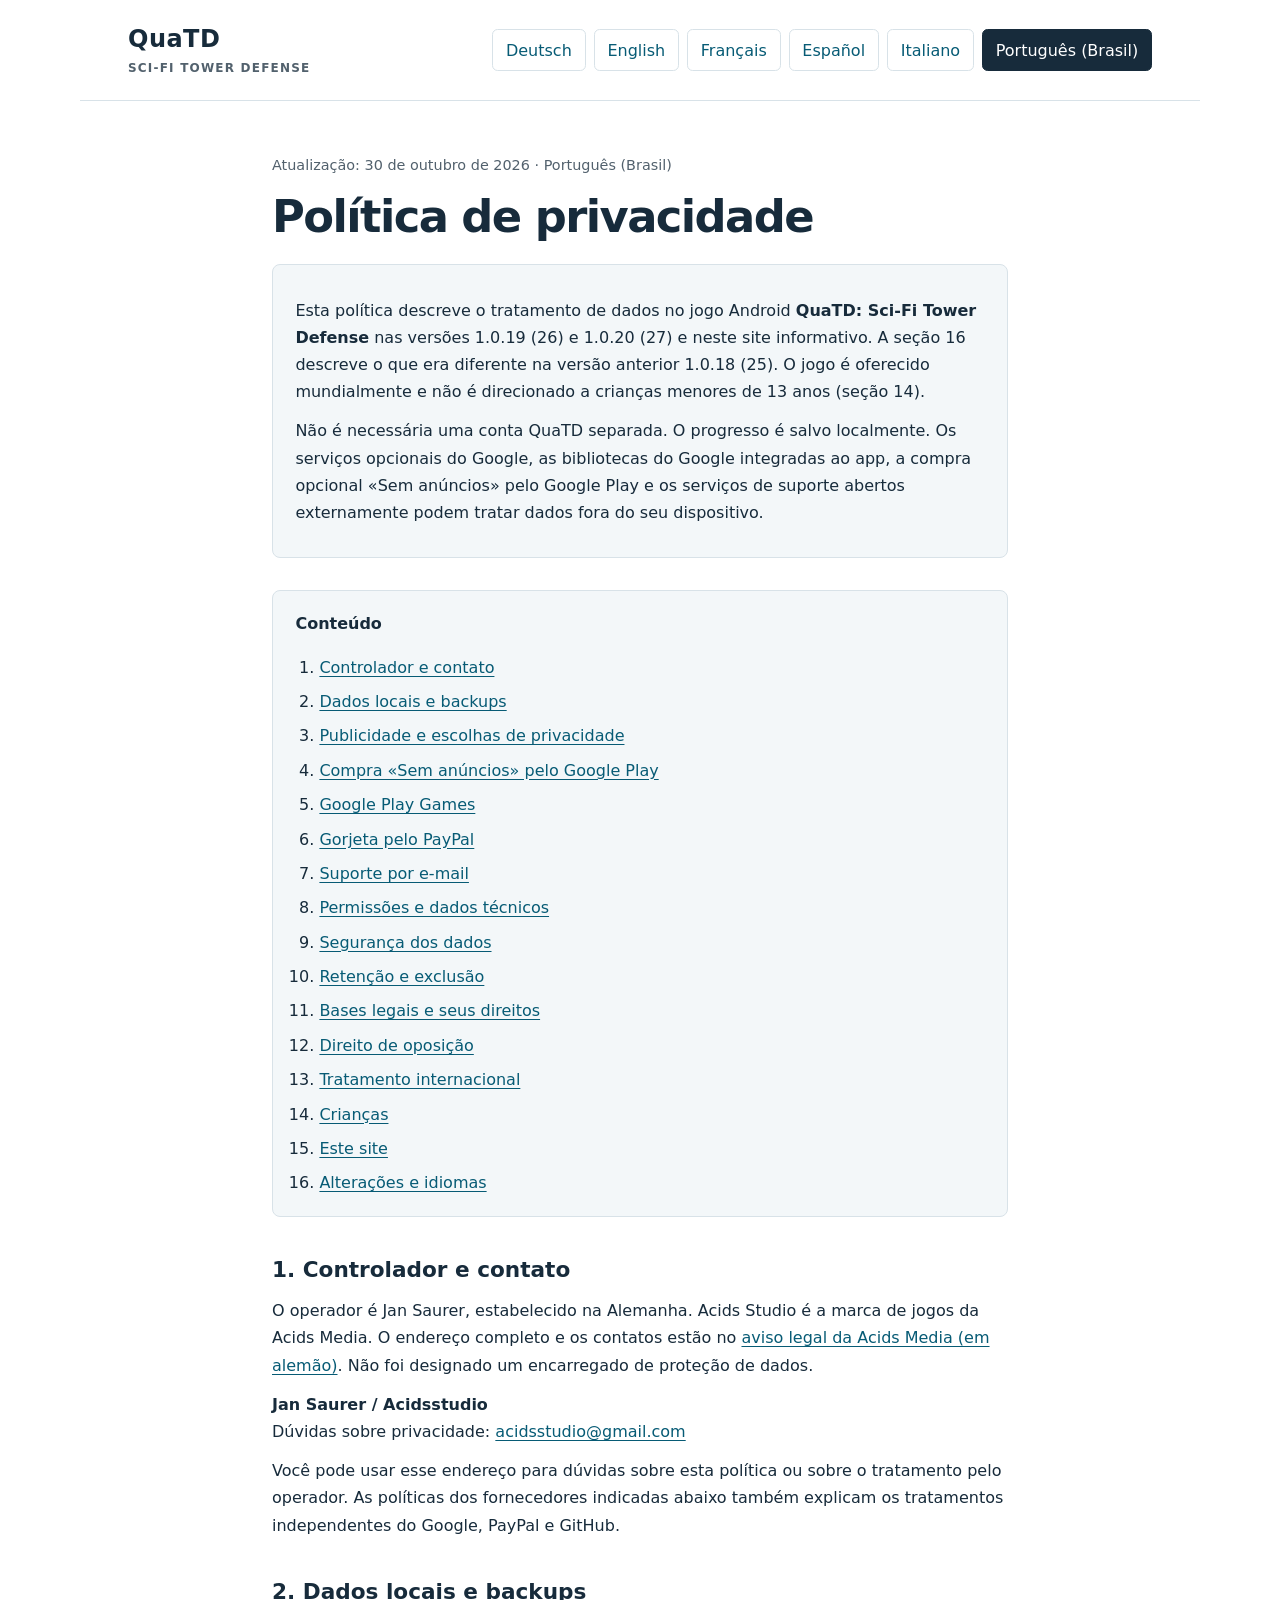
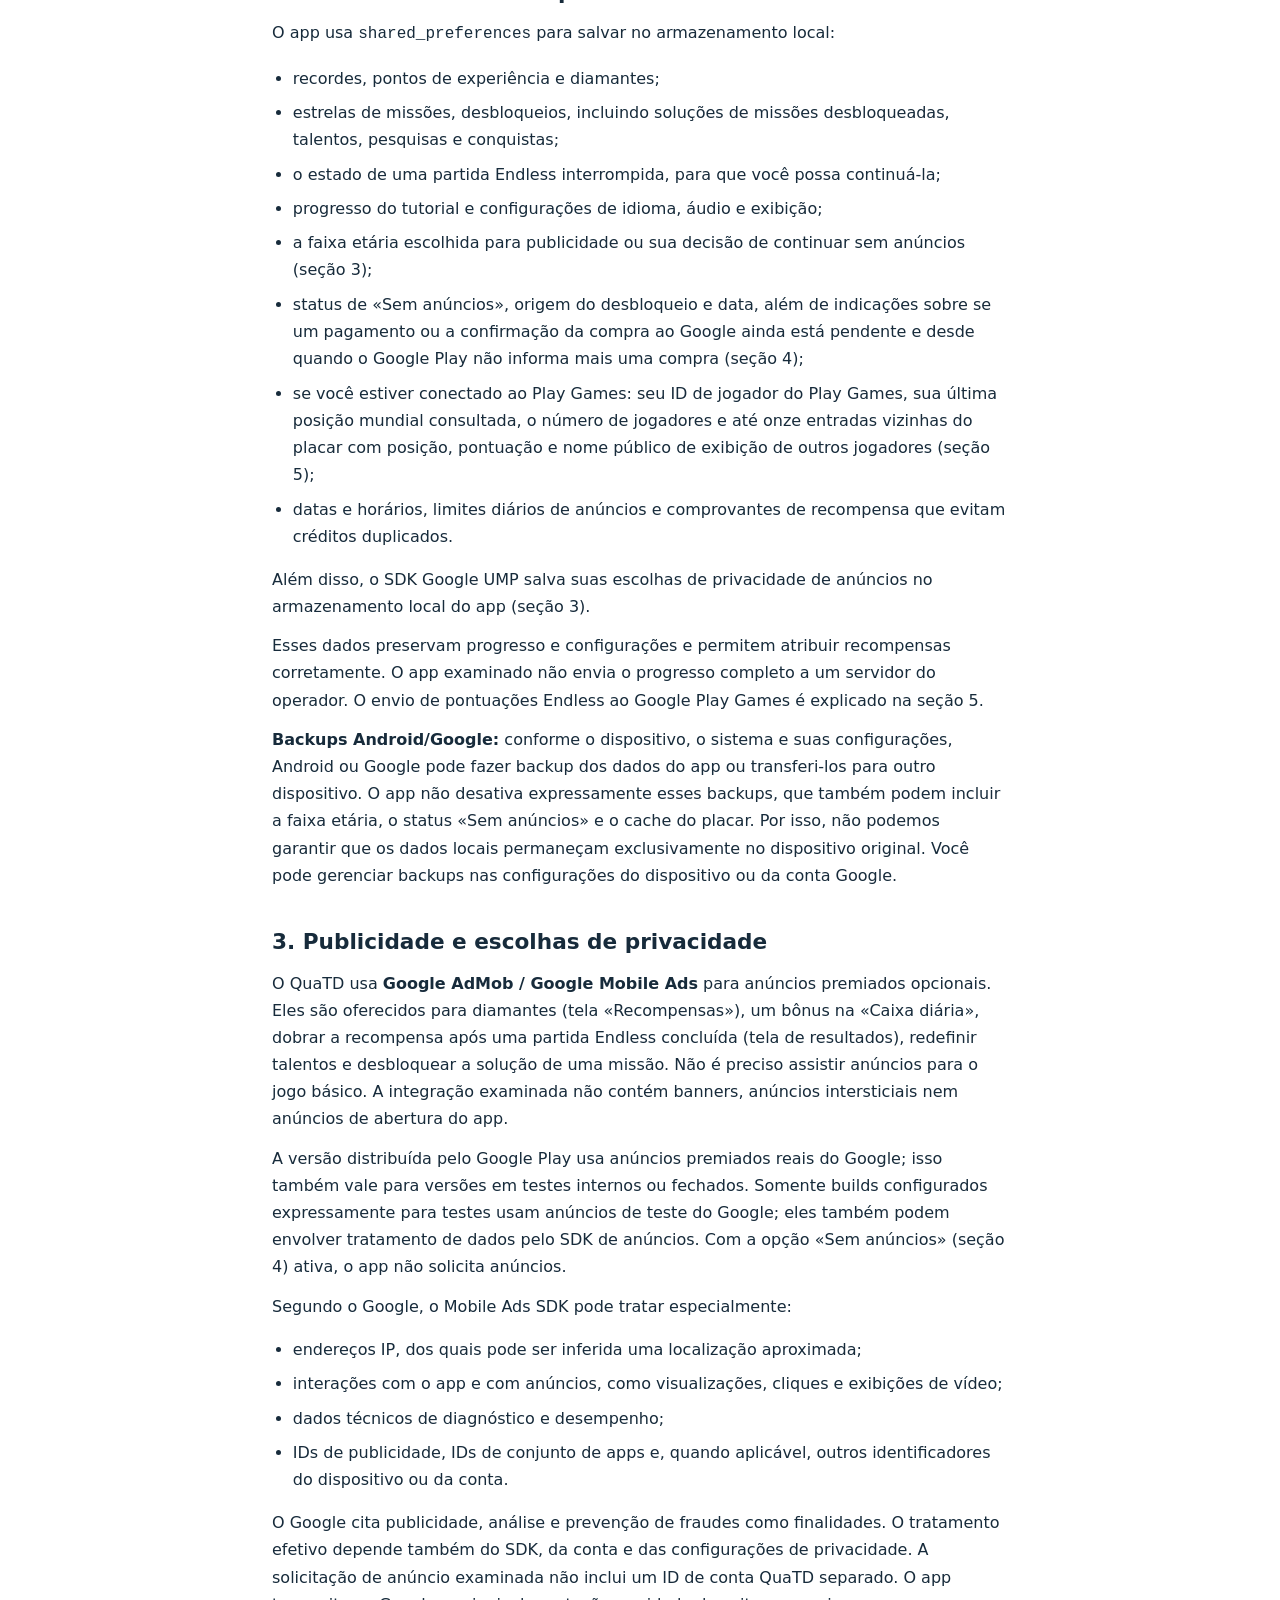
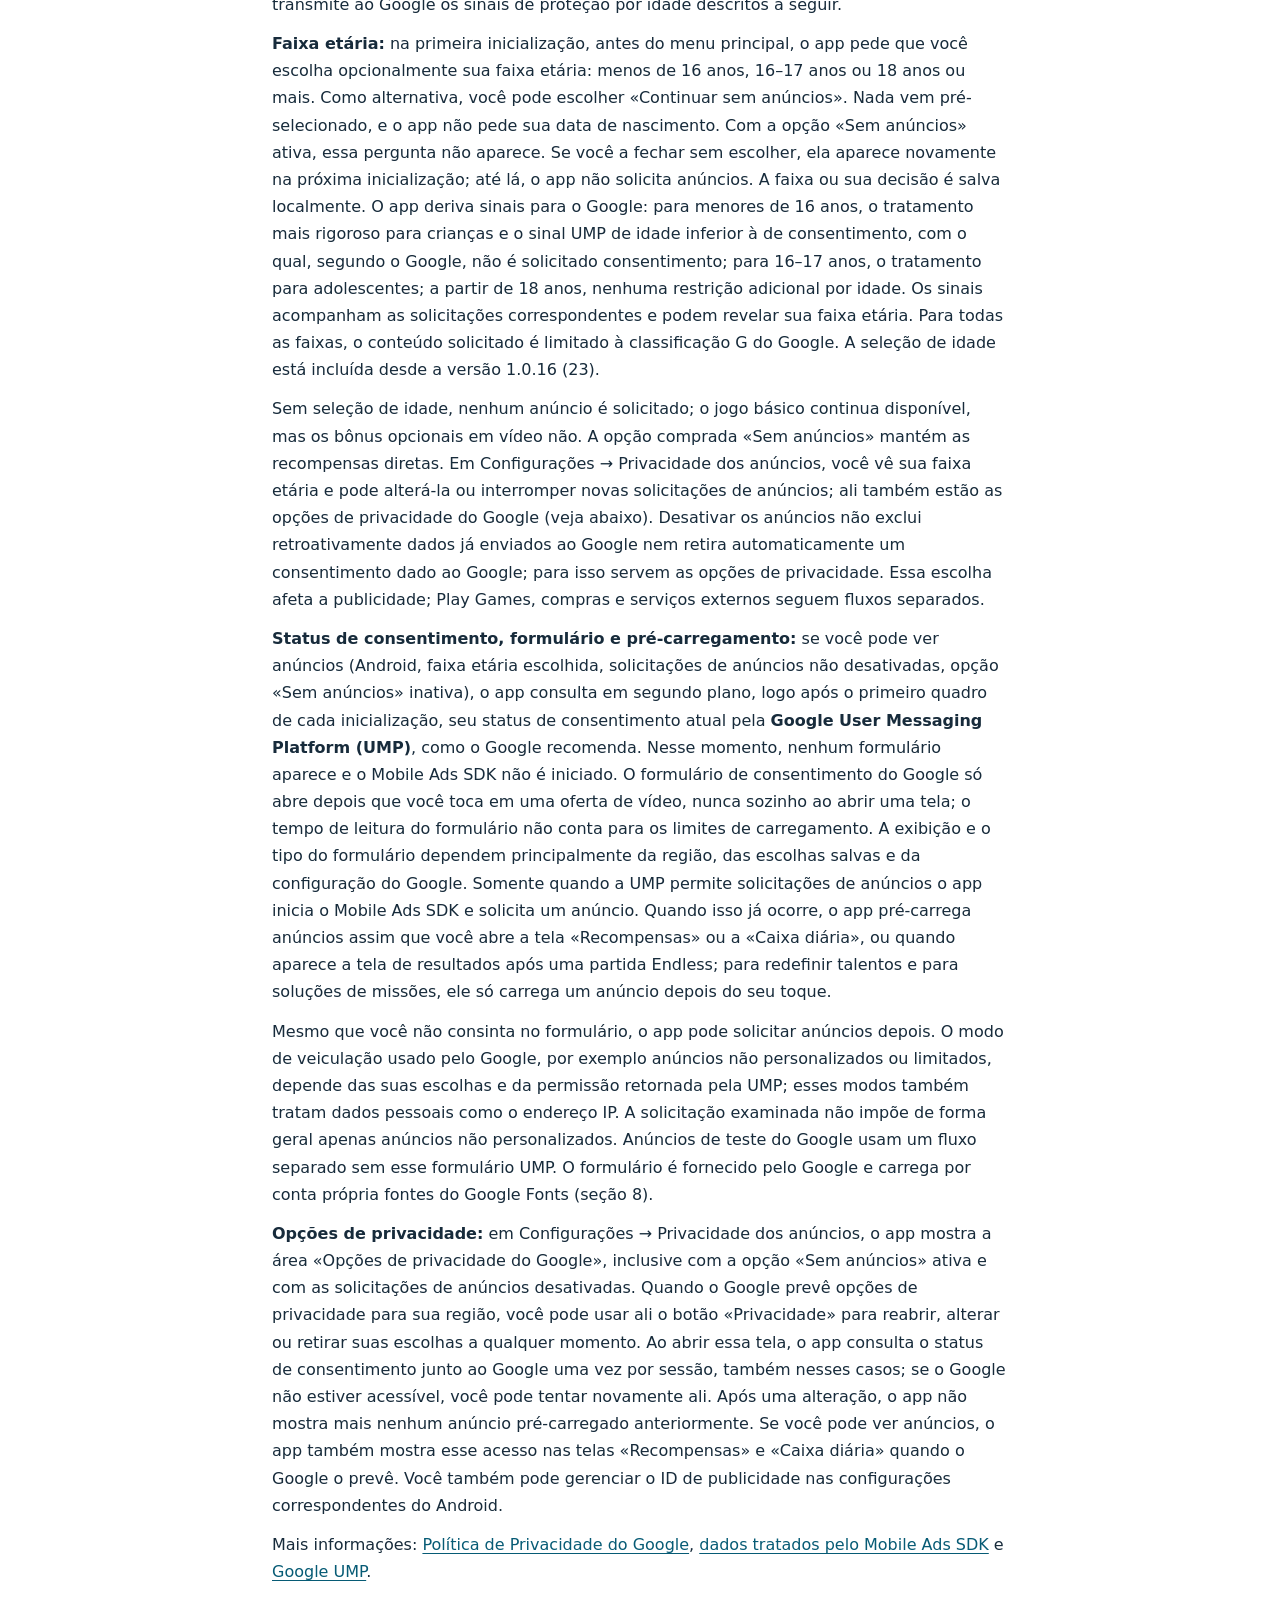
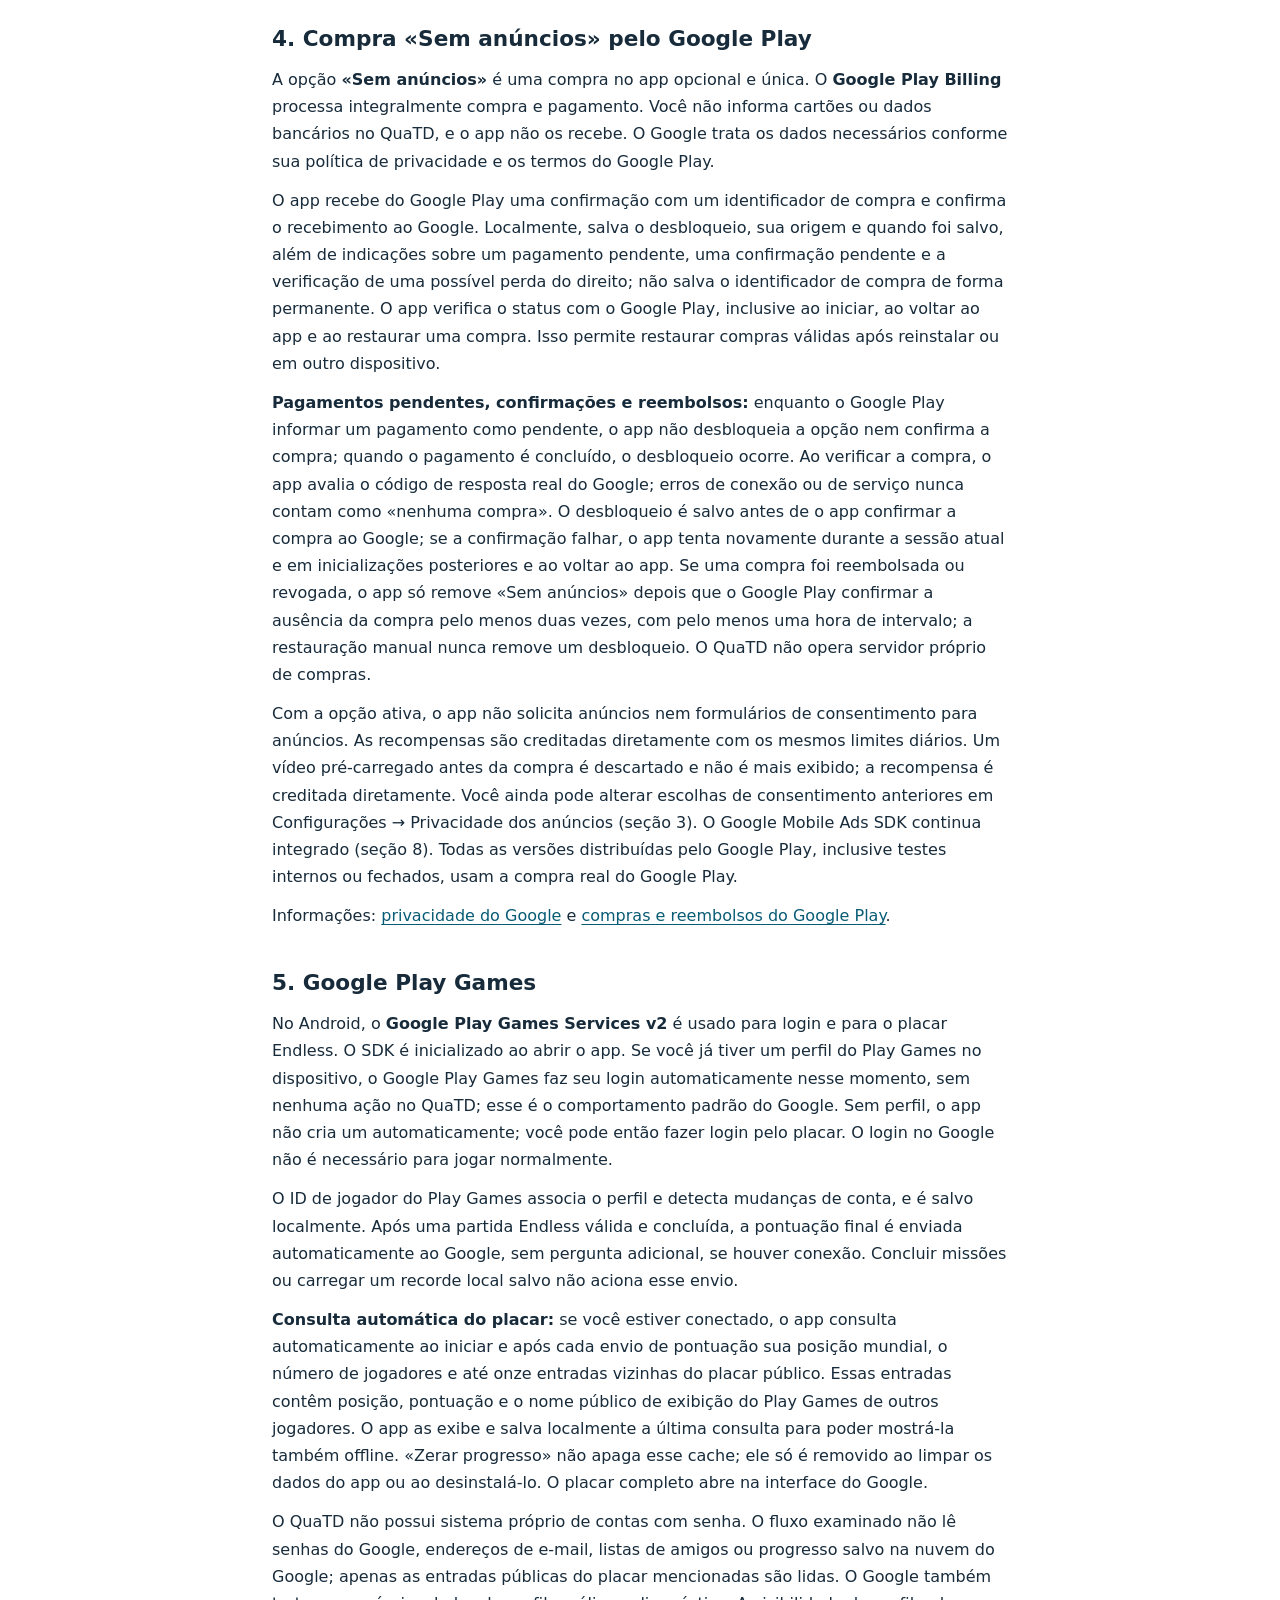
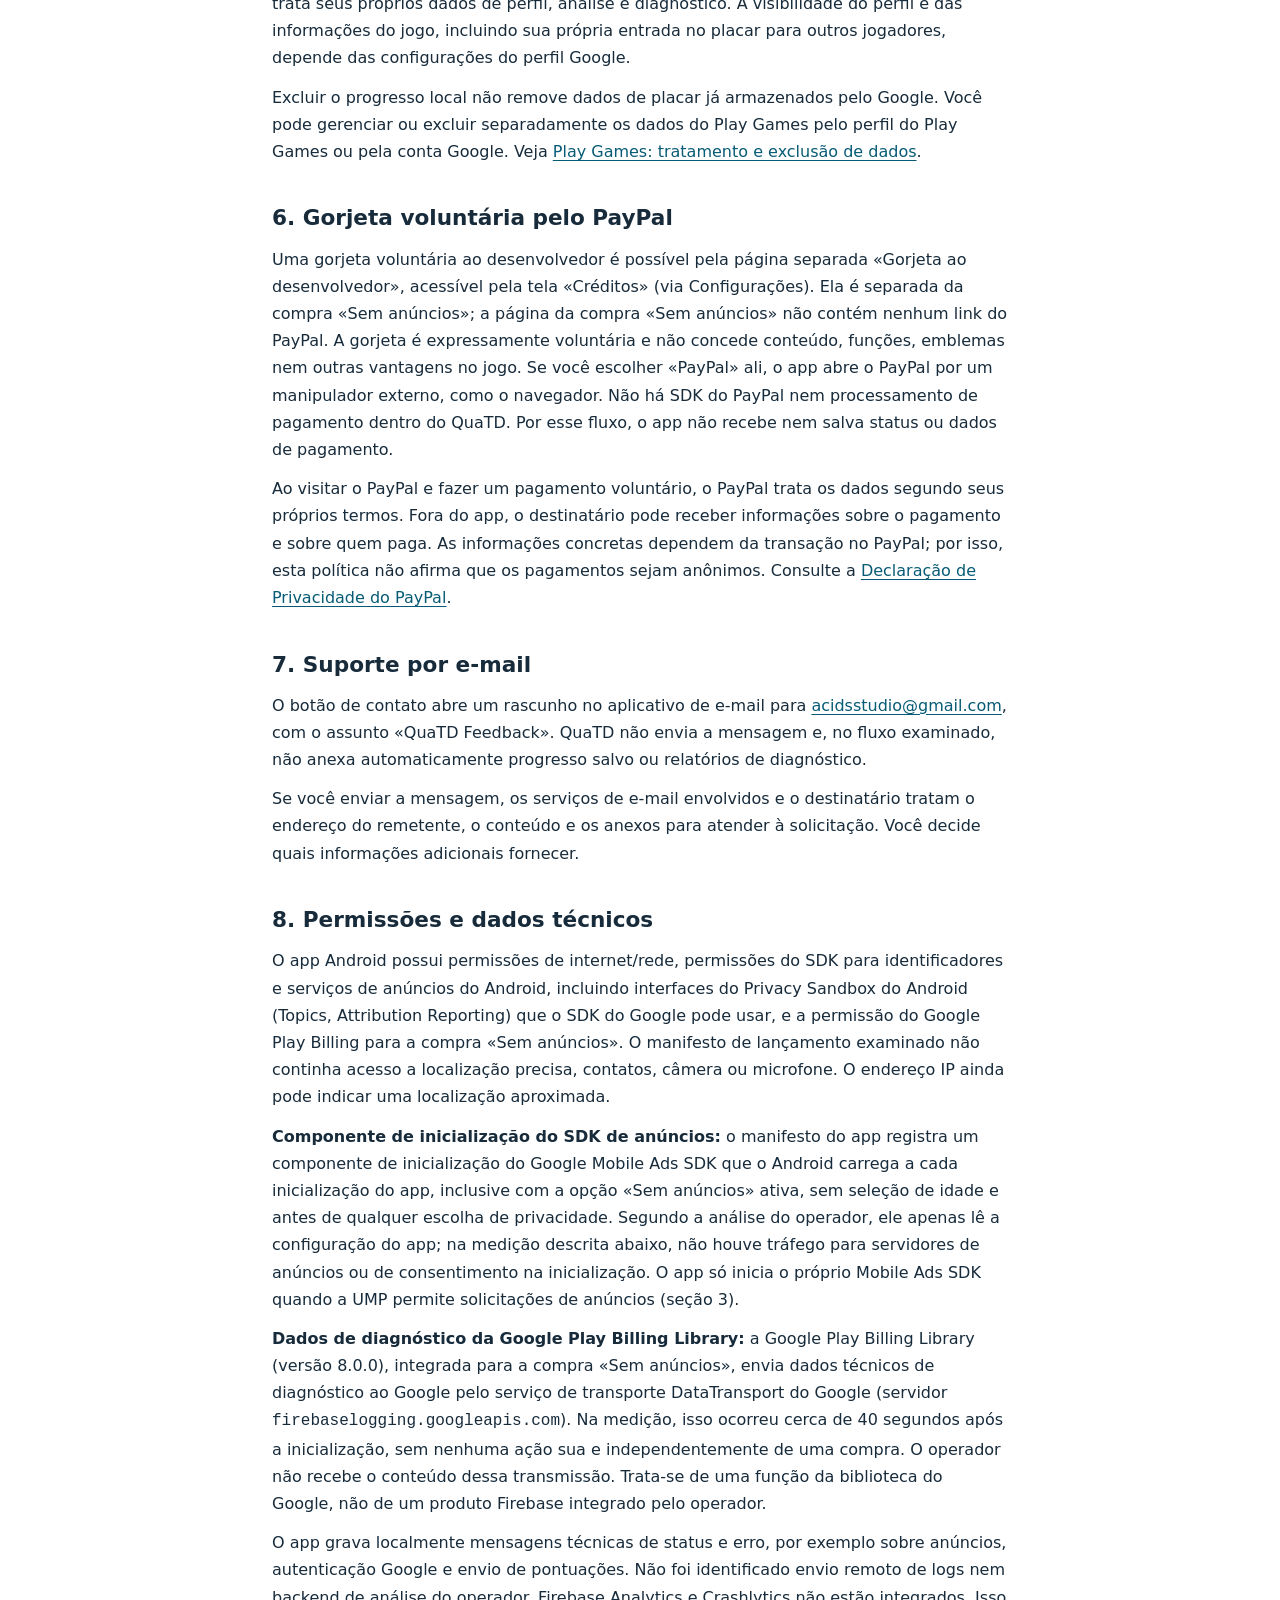
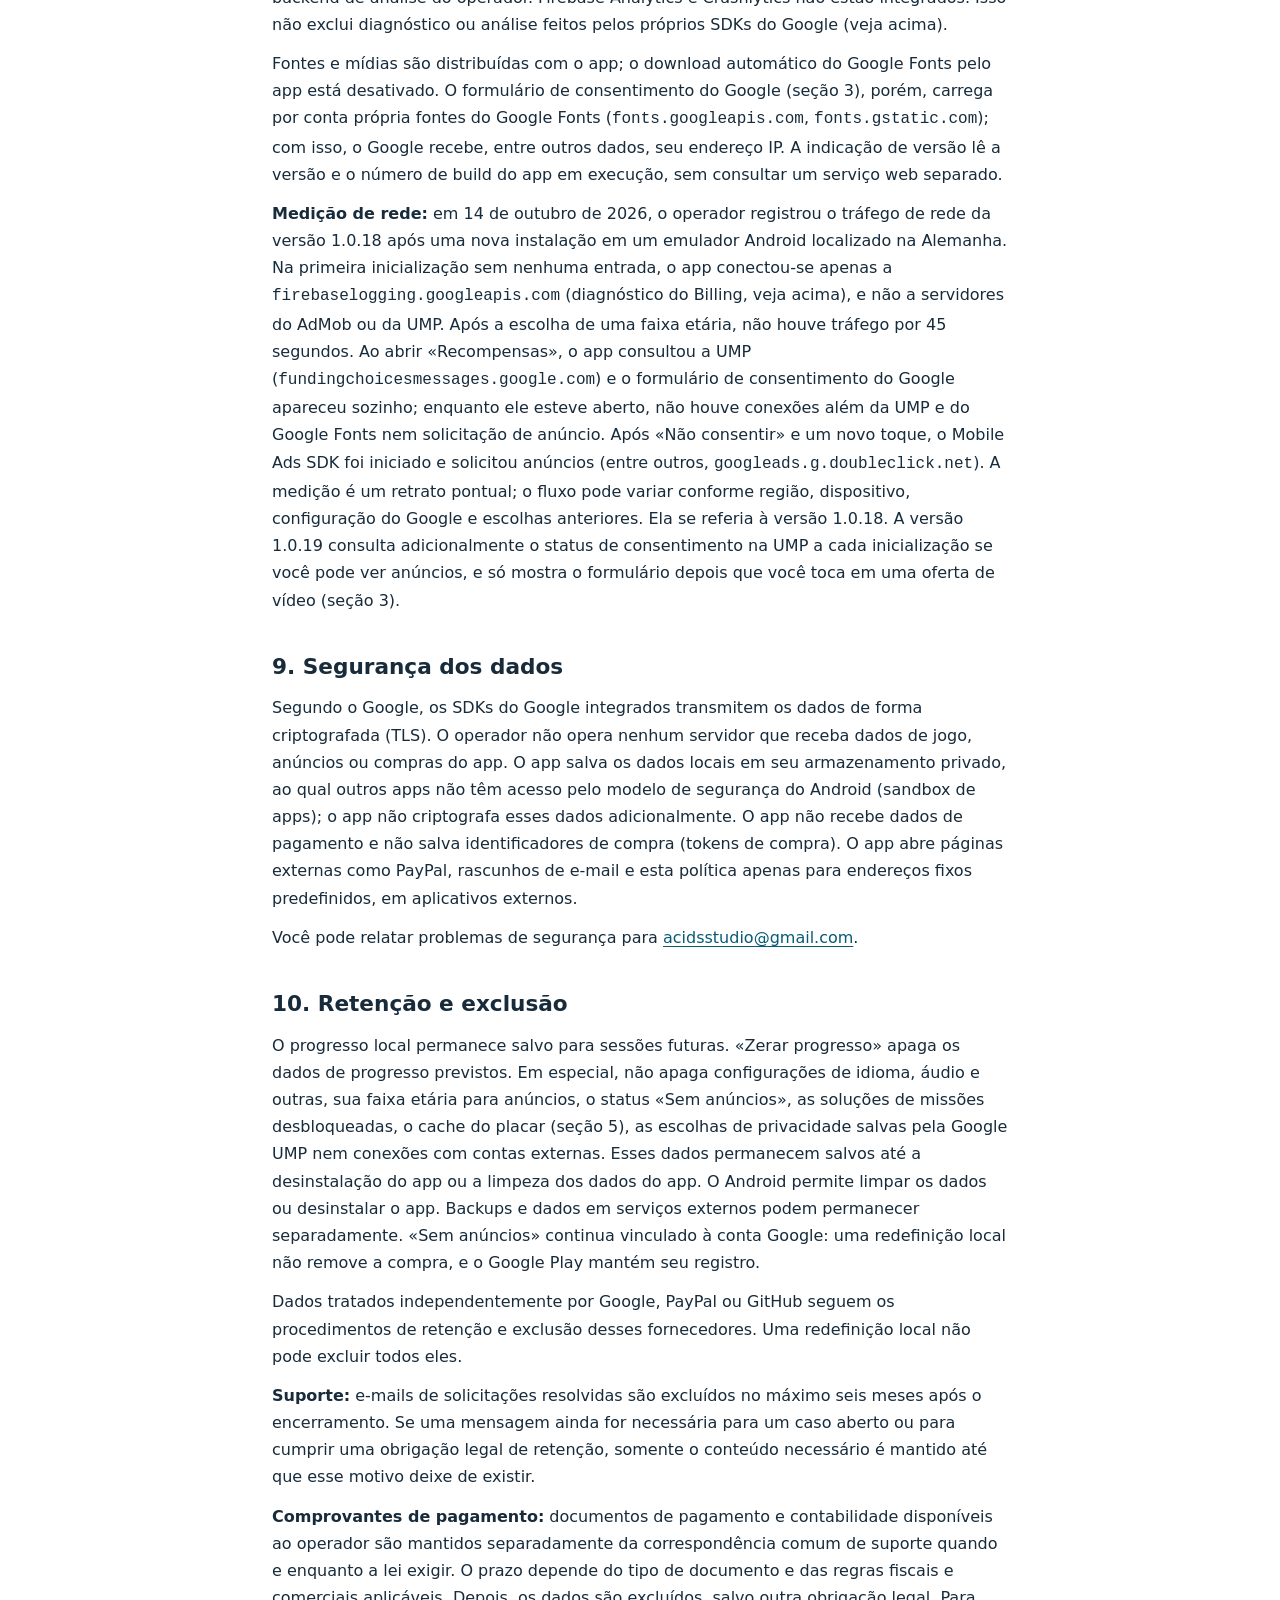
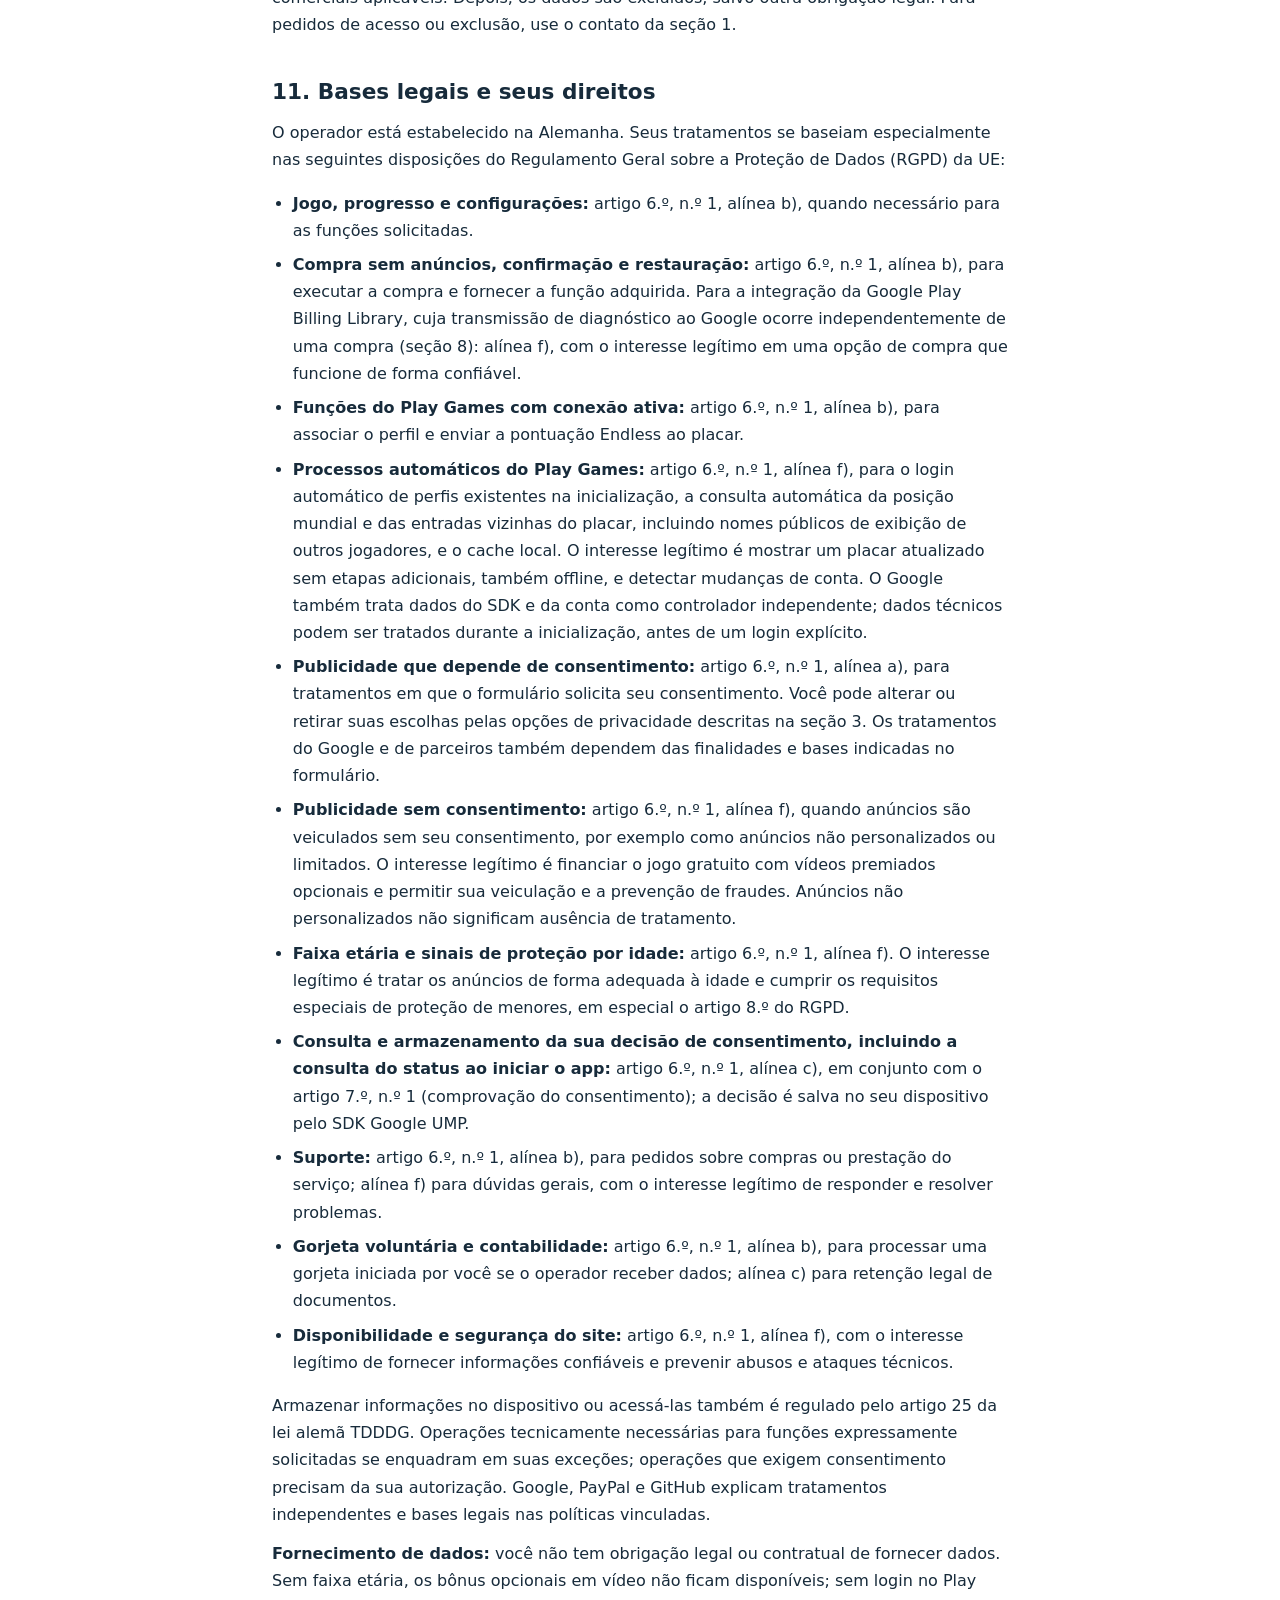
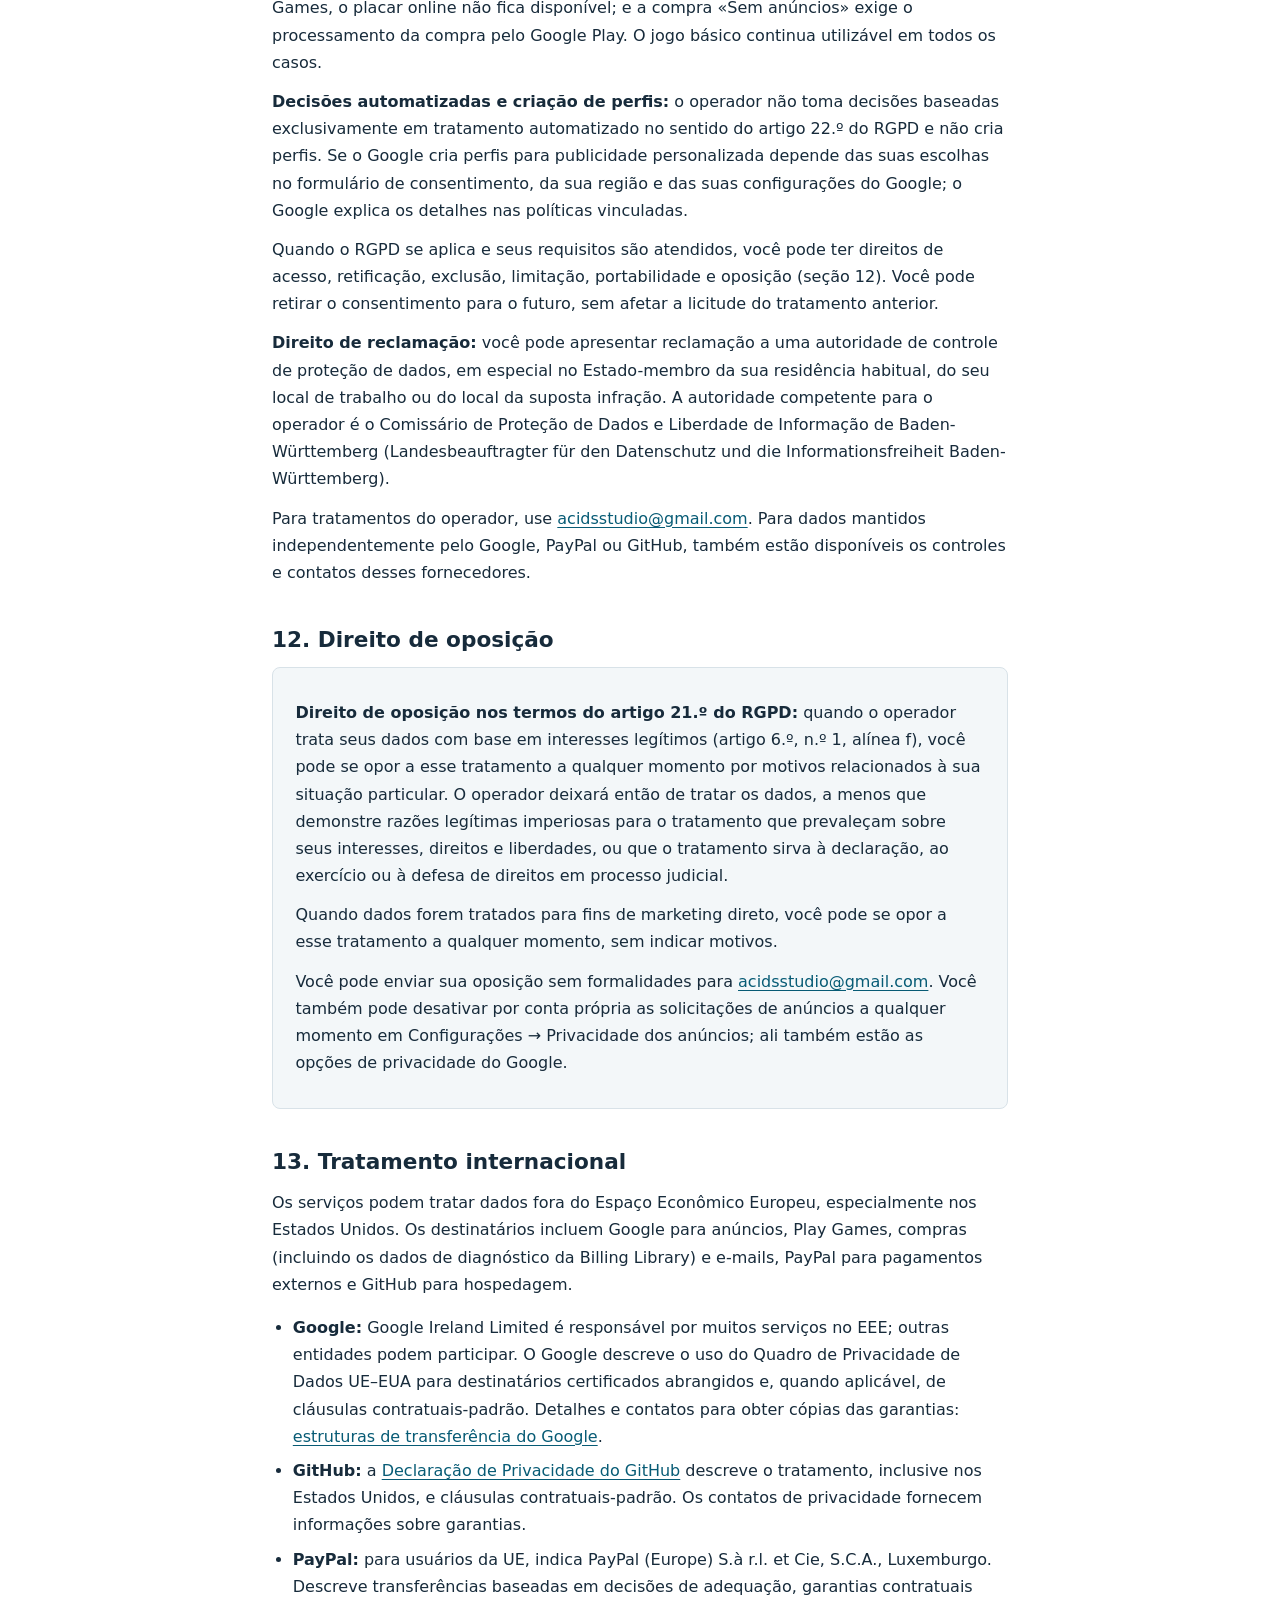
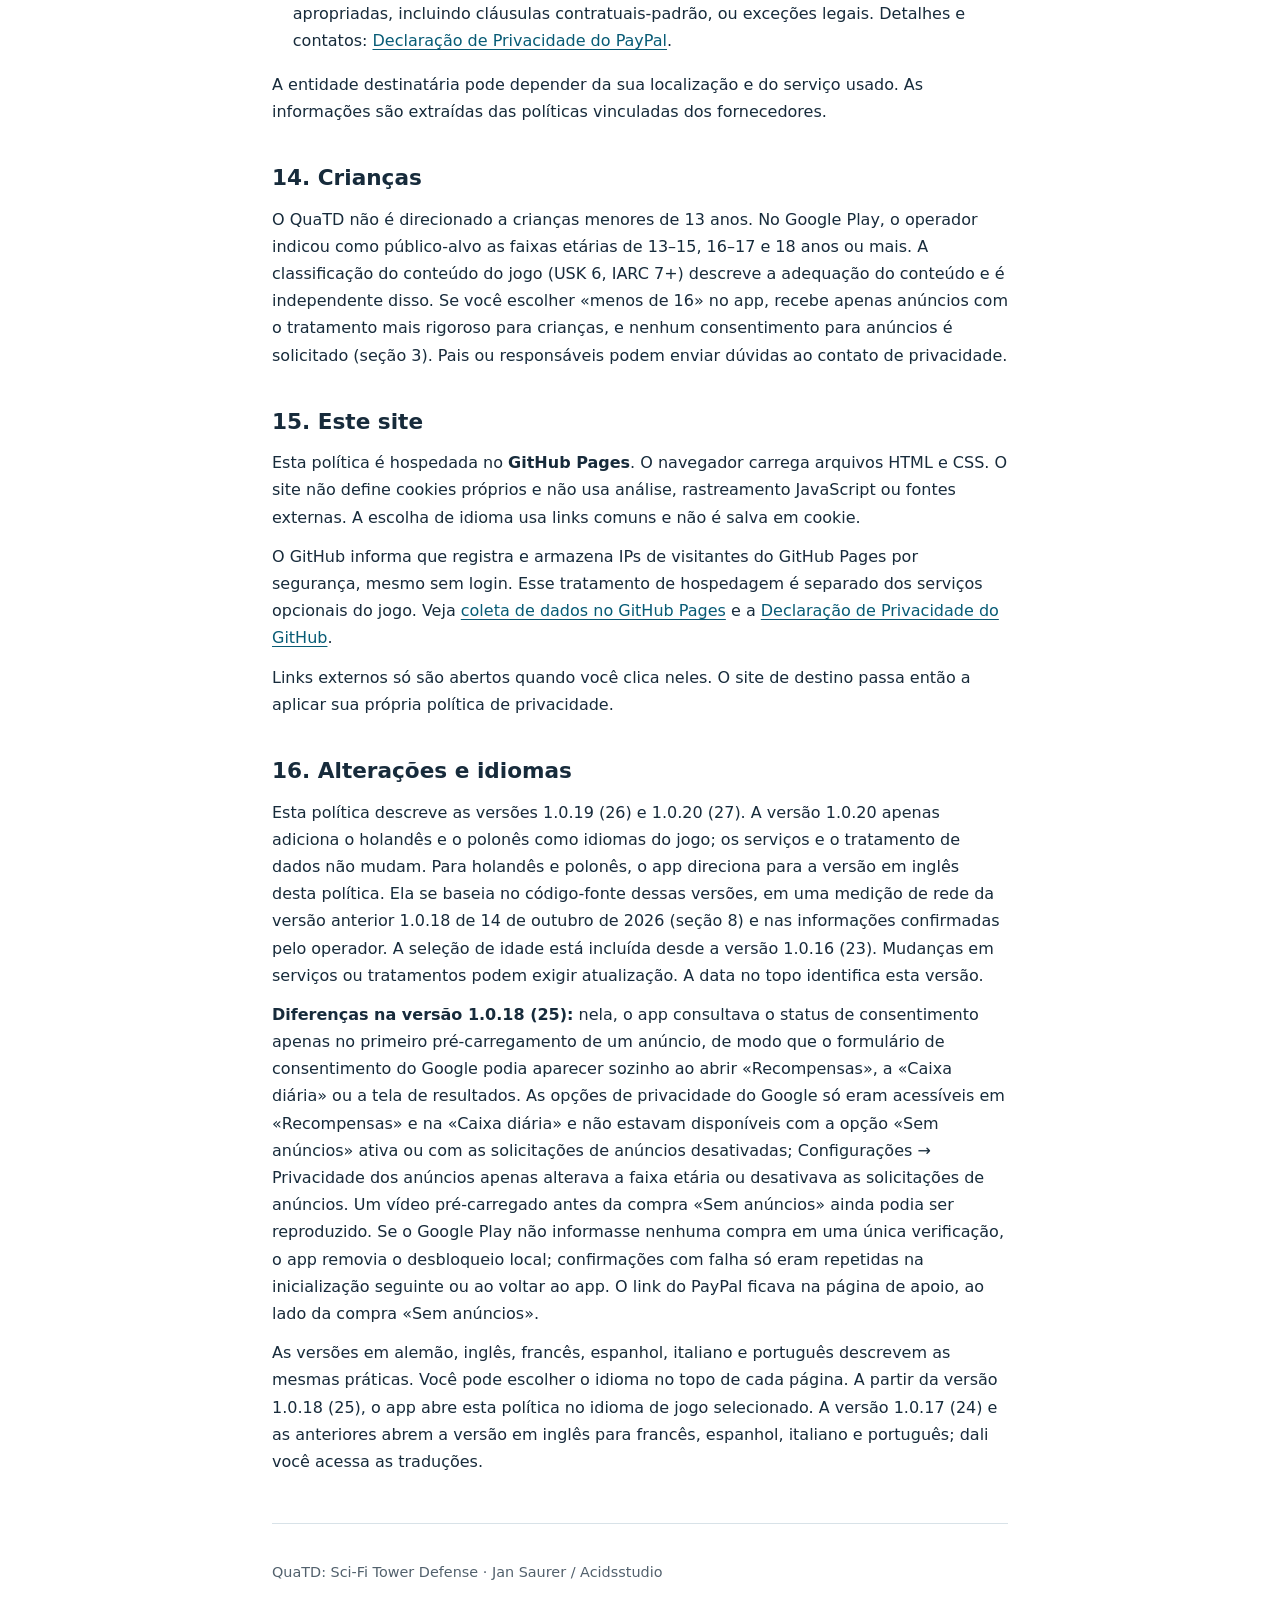
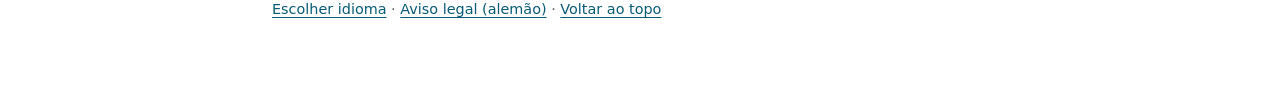
<file: pt/index.html>
<!doctype html><html lang="pt-BR"><head><meta charset="utf-8"><meta name="viewport" content="width=device-width,initial-scale=1"><meta name="referrer" content="no-referrer"><title>Política de privacidade — QuaTD: Sci-Fi Tower Defense</title><meta name="description" content="Privacidade no QuaTD: progresso salvo, anúncios do Google, compras, Play Games e suporte."><link rel="stylesheet" href="../styles.css">
<link rel="alternate" hreflang="de" href="../de/">
<link rel="alternate" hreflang="en" href="../en/">
<link rel="alternate" hreflang="fr" href="../fr/">
<link rel="alternate" hreflang="es" href="../es/">
<link rel="alternate" hreflang="it" href="../it/">
<link rel="alternate" hreflang="pt-BR" href="../pt/">
<link rel="alternate" hreflang="x-default" href="../">
</head><body>
<a class="skip" href="#content">Ir para o conteúdo</a><header class="site-header"><p class="brand">QuaTD<span>SCI-FI TOWER DEFENSE</span></p><nav class="languages" aria-label="Idioma"><a href="../de/" lang="de" hreflang="de">Deutsch</a><a href="../en/" lang="en" hreflang="en">English</a><a href="../fr/" lang="fr" hreflang="fr">Français</a><a href="../es/" lang="es" hreflang="es">Español</a><a href="../it/" lang="it" hreflang="it">Italiano</a><a href="../pt/" lang="pt-BR" hreflang="pt-BR" aria-current="page">Português (Brasil)</a></nav></header><main id="content">
<p class="meta">Atualização: 30 de outubro de 2026 · Português (Brasil)</p><h1>Política de privacidade</h1>
<div class="intro"><p>Esta política descreve o tratamento de dados no jogo Android <strong>QuaTD: Sci-Fi Tower Defense</strong> nas versões 1.0.19 (26) e 1.0.20 (27) e neste site informativo. A seção 16 descreve o que era diferente na versão anterior 1.0.18 (25). O jogo é oferecido mundialmente e não é direcionado a crianças menores de 13 anos (seção 14).</p><p>Não é necessária uma conta QuaTD separada. O progresso é salvo localmente. Os serviços opcionais do Google, as bibliotecas do Google integradas ao app, a compra opcional «Sem anúncios» pelo Google Play e os serviços de suporte abertos externamente podem tratar dados fora do seu dispositivo.</p></div><nav class="toc" aria-label="Conteúdo"><strong>Conteúdo</strong><ol><li><a href="#controller">Controlador e contato</a></li><li><a href="#local">Dados locais e backups</a></li><li><a href="#ads">Publicidade e escolhas de privacidade</a></li><li><a href="#ad-free">Compra «Sem anúncios» pelo Google Play</a></li><li><a href="#play-games">Google Play Games</a></li><li><a href="#paypal">Gorjeta pelo PayPal</a></li><li><a href="#email">Suporte por e-mail</a></li><li><a href="#technical">Permissões e dados técnicos</a></li><li><a href="#security">Segurança dos dados</a></li><li><a href="#retention">Retenção e exclusão</a></li><li><a href="#rights">Bases legais e seus direitos</a></li><li><a href="#objection">Direito de oposição</a></li><li><a href="#international">Tratamento internacional</a></li><li><a href="#children">Crianças</a></li><li><a href="#website">Este site</a></li><li><a href="#changes">Alterações e idiomas</a></li></ol></nav>
<section id="controller"><h2>1. Controlador e contato</h2><p>O operador é Jan Saurer, estabelecido na Alemanha. Acids Studio é a marca de jogos da Acids Media. O endereço completo e os contatos estão no <a href="https://acidsmedia.de/impressum.html">aviso legal da Acids Media (em alemão)</a>. Não foi designado um encarregado de proteção de dados.</p><p><strong>Jan Saurer / Acidsstudio</strong><br>Dúvidas sobre privacidade: <a href="mailto:acidsstudio@gmail.com">acidsstudio@gmail.com</a></p><p>Você pode usar esse endereço para dúvidas sobre esta política ou sobre o tratamento pelo operador. As políticas dos fornecedores indicadas abaixo também explicam os tratamentos independentes do Google, PayPal e GitHub.</p></section>
<section id="local"><h2>2. Dados locais e backups</h2><p>O app usa <code>shared_preferences</code> para salvar no armazenamento local:</p><ul><li>recordes, pontos de experiência e diamantes;</li><li>estrelas de missões, desbloqueios, incluindo soluções de missões desbloqueadas, talentos, pesquisas e conquistas;</li><li>o estado de uma partida Endless interrompida, para que você possa continuá-la;</li><li>progresso do tutorial e configurações de idioma, áudio e exibição;</li><li>a faixa etária escolhida para publicidade ou sua decisão de continuar sem anúncios (seção 3);</li><li>status de «Sem anúncios», origem do desbloqueio e data, além de indicações sobre se um pagamento ou a confirmação da compra ao Google ainda está pendente e desde quando o Google Play não informa mais uma compra (seção 4);</li><li>se você estiver conectado ao Play Games: seu ID de jogador do Play Games, sua última posição mundial consultada, o número de jogadores e até onze entradas vizinhas do placar com posição, pontuação e nome público de exibição de outros jogadores (seção 5);</li><li>datas e horários, limites diários de anúncios e comprovantes de recompensa que evitam créditos duplicados.</li></ul><p>Além disso, o SDK Google UMP salva suas escolhas de privacidade de anúncios no armazenamento local do app (seção 3).</p><p>Esses dados preservam progresso e configurações e permitem atribuir recompensas corretamente. O app examinado não envia o progresso completo a um servidor do operador. O envio de pontuações Endless ao Google Play Games é explicado na seção 5.</p><p><strong>Backups Android/Google:</strong> conforme o dispositivo, o sistema e suas configurações, Android ou Google pode fazer backup dos dados do app ou transferi-los para outro dispositivo. O app não desativa expressamente esses backups, que também podem incluir a faixa etária, o status «Sem anúncios» e o cache do placar. Por isso, não podemos garantir que os dados locais permaneçam exclusivamente no dispositivo original. Você pode gerenciar backups nas configurações do dispositivo ou da conta Google.</p></section>
<section id="ads"><h2>3. Publicidade e escolhas de privacidade</h2><p>O QuaTD usa <strong>Google AdMob / Google Mobile Ads</strong> para anúncios premiados opcionais. Eles são oferecidos para diamantes (tela «Recompensas»), um bônus na «Caixa diária», dobrar a recompensa após uma partida Endless concluída (tela de resultados), redefinir talentos e desbloquear a solução de uma missão. Não é preciso assistir anúncios para o jogo básico. A integração examinada não contém banners, anúncios intersticiais nem anúncios de abertura do app.</p><p>A versão distribuída pelo Google Play usa anúncios premiados reais do Google; isso também vale para versões em testes internos ou fechados. Somente builds configurados expressamente para testes usam anúncios de teste do Google; eles também podem envolver tratamento de dados pelo SDK de anúncios. Com a opção «Sem anúncios» (seção 4) ativa, o app não solicita anúncios.</p><p>Segundo o Google, o Mobile Ads SDK pode tratar especialmente:</p><ul><li>endereços IP, dos quais pode ser inferida uma localização aproximada;</li><li>interações com o app e com anúncios, como visualizações, cliques e exibições de vídeo;</li><li>dados técnicos de diagnóstico e desempenho;</li><li>IDs de publicidade, IDs de conjunto de apps e, quando aplicável, outros identificadores do dispositivo ou da conta.</li></ul><p>O Google cita publicidade, análise e prevenção de fraudes como finalidades. O tratamento efetivo depende também do SDK, da conta e das configurações de privacidade. A solicitação de anúncio examinada não inclui um ID de conta QuaTD separado. O app transmite ao Google os sinais de proteção por idade descritos a seguir.</p><p><strong>Faixa etária:</strong> na primeira inicialização, antes do menu principal, o app pede que você escolha opcionalmente sua faixa etária: menos de 16 anos, 16–17 anos ou 18 anos ou mais. Como alternativa, você pode escolher «Continuar sem anúncios». Nada vem pré-selecionado, e o app não pede sua data de nascimento. Com a opção «Sem anúncios» ativa, essa pergunta não aparece. Se você a fechar sem escolher, ela aparece novamente na próxima inicialização; até lá, o app não solicita anúncios. A faixa ou sua decisão é salva localmente. O app deriva sinais para o Google: para menores de 16 anos, o tratamento mais rigoroso para crianças e o sinal UMP de idade inferior à de consentimento, com o qual, segundo o Google, não é solicitado consentimento; para 16–17 anos, o tratamento para adolescentes; a partir de 18 anos, nenhuma restrição adicional por idade. Os sinais acompanham as solicitações correspondentes e podem revelar sua faixa etária. Para todas as faixas, o conteúdo solicitado é limitado à classificação G do Google. A seleção de idade está incluída desde a versão 1.0.16 (23).</p><p>Sem seleção de idade, nenhum anúncio é solicitado; o jogo básico continua disponível, mas os bônus opcionais em vídeo não. A opção comprada «Sem anúncios» mantém as recompensas diretas. Em Configurações → Privacidade dos anúncios, você vê sua faixa etária e pode alterá-la ou interromper novas solicitações de anúncios; ali também estão as opções de privacidade do Google (veja abaixo). Desativar os anúncios não exclui retroativamente dados já enviados ao Google nem retira automaticamente um consentimento dado ao Google; para isso servem as opções de privacidade. Essa escolha afeta a publicidade; Play Games, compras e serviços externos seguem fluxos separados.</p><p><strong>Status de consentimento, formulário e pré-carregamento:</strong> se você pode ver anúncios (Android, faixa etária escolhida, solicitações de anúncios não desativadas, opção «Sem anúncios» inativa), o app consulta em segundo plano, logo após o primeiro quadro de cada inicialização, seu status de consentimento atual pela <strong>Google User Messaging Platform (UMP)</strong>, como o Google recomenda. Nesse momento, nenhum formulário aparece e o Mobile Ads SDK não é iniciado. O formulário de consentimento do Google só abre depois que você toca em uma oferta de vídeo, nunca sozinho ao abrir uma tela; o tempo de leitura do formulário não conta para os limites de carregamento. A exibição e o tipo do formulário dependem principalmente da região, das escolhas salvas e da configuração do Google. Somente quando a UMP permite solicitações de anúncios o app inicia o Mobile Ads SDK e solicita um anúncio. Quando isso já ocorre, o app pré-carrega anúncios assim que você abre a tela «Recompensas» ou a «Caixa diária», ou quando aparece a tela de resultados após uma partida Endless; para redefinir talentos e para soluções de missões, ele só carrega um anúncio depois do seu toque.</p><p>Mesmo que você não consinta no formulário, o app pode solicitar anúncios depois. O modo de veiculação usado pelo Google, por exemplo anúncios não personalizados ou limitados, depende das suas escolhas e da permissão retornada pela UMP; esses modos também tratam dados pessoais como o endereço IP. A solicitação examinada não impõe de forma geral apenas anúncios não personalizados. Anúncios de teste do Google usam um fluxo separado sem esse formulário UMP. O formulário é fornecido pelo Google e carrega por conta própria fontes do Google Fonts (seção 8).</p><p><strong>Opções de privacidade:</strong> em Configurações → Privacidade dos anúncios, o app mostra a área «Opções de privacidade do Google», inclusive com a opção «Sem anúncios» ativa e com as solicitações de anúncios desativadas. Quando o Google prevê opções de privacidade para sua região, você pode usar ali o botão «Privacidade» para reabrir, alterar ou retirar suas escolhas a qualquer momento. Ao abrir essa tela, o app consulta o status de consentimento junto ao Google uma vez por sessão, também nesses casos; se o Google não estiver acessível, você pode tentar novamente ali. Após uma alteração, o app não mostra mais nenhum anúncio pré-carregado anteriormente. Se você pode ver anúncios, o app também mostra esse acesso nas telas «Recompensas» e «Caixa diária» quando o Google o prevê. Você também pode gerenciar o ID de publicidade nas configurações correspondentes do Android.</p><p>Mais informações: <a href="https://policies.google.com/privacy">Política de Privacidade do Google</a>, <a href="https://developers.google.com/admob/android/privacy/play-data-disclosure">dados tratados pelo Mobile Ads SDK</a> e <a href="https://developers.google.com/admob/flutter/privacy">Google UMP</a>.</p></section>
<section id="ad-free"><h2>4. Compra «Sem anúncios» pelo Google Play</h2><p>A opção <strong>«Sem anúncios»</strong> é uma compra no app opcional e única. O <strong>Google Play Billing</strong> processa integralmente compra e pagamento. Você não informa cartões ou dados bancários no QuaTD, e o app não os recebe. O Google trata os dados necessários conforme sua política de privacidade e os termos do Google Play.</p><p>O app recebe do Google Play uma confirmação com um identificador de compra e confirma o recebimento ao Google. Localmente, salva o desbloqueio, sua origem e quando foi salvo, além de indicações sobre um pagamento pendente, uma confirmação pendente e a verificação de uma possível perda do direito; não salva o identificador de compra de forma permanente. O app verifica o status com o Google Play, inclusive ao iniciar, ao voltar ao app e ao restaurar uma compra. Isso permite restaurar compras válidas após reinstalar ou em outro dispositivo.</p><p><strong>Pagamentos pendentes, confirmações e reembolsos:</strong> enquanto o Google Play informar um pagamento como pendente, o app não desbloqueia a opção nem confirma a compra; quando o pagamento é concluído, o desbloqueio ocorre. Ao verificar a compra, o app avalia o código de resposta real do Google; erros de conexão ou de serviço nunca contam como «nenhuma compra». O desbloqueio é salvo antes de o app confirmar a compra ao Google; se a confirmação falhar, o app tenta novamente durante a sessão atual e em inicializações posteriores e ao voltar ao app. Se uma compra foi reembolsada ou revogada, o app só remove «Sem anúncios» depois que o Google Play confirmar a ausência da compra pelo menos duas vezes, com pelo menos uma hora de intervalo; a restauração manual nunca remove um desbloqueio. O QuaTD não opera servidor próprio de compras.</p><p>Com a opção ativa, o app não solicita anúncios nem formulários de consentimento para anúncios. As recompensas são creditadas diretamente com os mesmos limites diários. Um vídeo pré-carregado antes da compra é descartado e não é mais exibido; a recompensa é creditada diretamente. Você ainda pode alterar escolhas de consentimento anteriores em Configurações → Privacidade dos anúncios (seção 3). O Google Mobile Ads SDK continua integrado (seção 8). Todas as versões distribuídas pelo Google Play, inclusive testes internos ou fechados, usam a compra real do Google Play.</p><p>Informações: <a href="https://policies.google.com/privacy">privacidade do Google</a> e <a href="https://support.google.com/googleplay/answer/2479637">compras e reembolsos do Google Play</a>.</p></section>
<section id="play-games"><h2>5. Google Play Games</h2><p>No Android, o <strong>Google Play Games Services v2</strong> é usado para login e para o placar Endless. O SDK é inicializado ao abrir o app. Se você já tiver um perfil do Play Games no dispositivo, o Google Play Games faz seu login automaticamente nesse momento, sem nenhuma ação no QuaTD; esse é o comportamento padrão do Google. Sem perfil, o app não cria um automaticamente; você pode então fazer login pelo placar. O login no Google não é necessário para jogar normalmente.</p><p>O ID de jogador do Play Games associa o perfil e detecta mudanças de conta, e é salvo localmente. Após uma partida Endless válida e concluída, a pontuação final é enviada automaticamente ao Google, sem pergunta adicional, se houver conexão. Concluir missões ou carregar um recorde local salvo não aciona esse envio.</p><p><strong>Consulta automática do placar:</strong> se você estiver conectado, o app consulta automaticamente ao iniciar e após cada envio de pontuação sua posição mundial, o número de jogadores e até onze entradas vizinhas do placar público. Essas entradas contêm posição, pontuação e o nome público de exibição do Play Games de outros jogadores. O app as exibe e salva localmente a última consulta para poder mostrá-la também offline. «Zerar progresso» não apaga esse cache; ele só é removido ao limpar os dados do app ou ao desinstalá-lo. O placar completo abre na interface do Google.</p><p>O QuaTD não possui sistema próprio de contas com senha. O fluxo examinado não lê senhas do Google, endereços de e-mail, listas de amigos ou progresso salvo na nuvem do Google; apenas as entradas públicas do placar mencionadas são lidas. O Google também trata seus próprios dados de perfil, análise e diagnóstico. A visibilidade do perfil e das informações do jogo, incluindo sua própria entrada no placar para outros jogadores, depende das configurações do perfil Google.</p><p>Excluir o progresso local não remove dados de placar já armazenados pelo Google. Você pode gerenciar ou excluir separadamente os dados do Play Games pelo perfil do Play Games ou pela conta Google. Veja <a href="https://developer.android.com/games/pgs/data-collection">Play Games: tratamento e exclusão de dados</a>.</p></section>
<section id="paypal"><h2>6. Gorjeta voluntária pelo PayPal</h2><p>Uma gorjeta voluntária ao desenvolvedor é possível pela página separada «Gorjeta ao desenvolvedor», acessível pela tela «Créditos» (via Configurações). Ela é separada da compra «Sem anúncios»; a página da compra «Sem anúncios» não contém nenhum link do PayPal. A gorjeta é expressamente voluntária e não concede conteúdo, funções, emblemas nem outras vantagens no jogo. Se você escolher «PayPal» ali, o app abre o PayPal por um manipulador externo, como o navegador. Não há SDK do PayPal nem processamento de pagamento dentro do QuaTD. Por esse fluxo, o app não recebe nem salva status ou dados de pagamento.</p><p>Ao visitar o PayPal e fazer um pagamento voluntário, o PayPal trata os dados segundo seus próprios termos. Fora do app, o destinatário pode receber informações sobre o pagamento e sobre quem paga. As informações concretas dependem da transação no PayPal; por isso, esta política não afirma que os pagamentos sejam anônimos. Consulte a <a href="https://www.paypal.com/webapps/mpp/ua/privacy-full">Declaração de Privacidade do PayPal</a>.</p></section>
<section id="email"><h2>7. Suporte por e-mail</h2><p>O botão de contato abre um rascunho no aplicativo de e-mail para <a href="mailto:acidsstudio@gmail.com">acidsstudio@gmail.com</a>, com o assunto «QuaTD Feedback». QuaTD não envia a mensagem e, no fluxo examinado, não anexa automaticamente progresso salvo ou relatórios de diagnóstico.</p><p>Se você enviar a mensagem, os serviços de e-mail envolvidos e o destinatário tratam o endereço do remetente, o conteúdo e os anexos para atender à solicitação. Você decide quais informações adicionais fornecer.</p></section>
<section id="technical"><h2>8. Permissões e dados técnicos</h2><p>O app Android possui permissões de internet/rede, permissões do SDK para identificadores e serviços de anúncios do Android, incluindo interfaces do Privacy Sandbox do Android (Topics, Attribution Reporting) que o SDK do Google pode usar, e a permissão do Google Play Billing para a compra «Sem anúncios». O manifesto de lançamento examinado não continha acesso a localização precisa, contatos, câmera ou microfone. O endereço IP ainda pode indicar uma localização aproximada.</p><p><strong>Componente de inicialização do SDK de anúncios:</strong> o manifesto do app registra um componente de inicialização do Google Mobile Ads SDK que o Android carrega a cada inicialização do app, inclusive com a opção «Sem anúncios» ativa, sem seleção de idade e antes de qualquer escolha de privacidade. Segundo a análise do operador, ele apenas lê a configuração do app; na medição descrita abaixo, não houve tráfego para servidores de anúncios ou de consentimento na inicialização. O app só inicia o próprio Mobile Ads SDK quando a UMP permite solicitações de anúncios (seção 3).</p><p><strong>Dados de diagnóstico da Google Play Billing Library:</strong> a Google Play Billing Library (versão 8.0.0), integrada para a compra «Sem anúncios», envia dados técnicos de diagnóstico ao Google pelo serviço de transporte DataTransport do Google (servidor <code>firebaselogging.googleapis.com</code>). Na medição, isso ocorreu cerca de 40 segundos após a inicialização, sem nenhuma ação sua e independentemente de uma compra. O operador não recebe o conteúdo dessa transmissão. Trata-se de uma função da biblioteca do Google, não de um produto Firebase integrado pelo operador.</p><p>O app grava localmente mensagens técnicas de status e erro, por exemplo sobre anúncios, autenticação Google e envio de pontuações. Não foi identificado envio remoto de logs nem backend de análise do operador. Firebase Analytics e Crashlytics não estão integrados. Isso não exclui diagnóstico ou análise feitos pelos próprios SDKs do Google (veja acima).</p><p>Fontes e mídias são distribuídas com o app; o download automático do Google Fonts pelo app está desativado. O formulário de consentimento do Google (seção 3), porém, carrega por conta própria fontes do Google Fonts (<code>fonts.googleapis.com</code>, <code>fonts.gstatic.com</code>); com isso, o Google recebe, entre outros dados, seu endereço IP. A indicação de versão lê a versão e o número de build do app em execução, sem consultar um serviço web separado.</p><p><strong>Medição de rede:</strong> em 14 de outubro de 2026, o operador registrou o tráfego de rede da versão 1.0.18 após uma nova instalação em um emulador Android localizado na Alemanha. Na primeira inicialização sem nenhuma entrada, o app conectou-se apenas a <code>firebaselogging.googleapis.com</code> (diagnóstico do Billing, veja acima), e não a servidores do AdMob ou da UMP. Após a escolha de uma faixa etária, não houve tráfego por 45 segundos. Ao abrir «Recompensas», o app consultou a UMP (<code>fundingchoicesmessages.google.com</code>) e o formulário de consentimento do Google apareceu sozinho; enquanto ele esteve aberto, não houve conexões além da UMP e do Google Fonts nem solicitação de anúncio. Após «Não consentir» e um novo toque, o Mobile Ads SDK foi iniciado e solicitou anúncios (entre outros, <code>googleads.g.doubleclick.net</code>). A medição é um retrato pontual; o fluxo pode variar conforme região, dispositivo, configuração do Google e escolhas anteriores. Ela se referia à versão 1.0.18. A versão 1.0.19 consulta adicionalmente o status de consentimento na UMP a cada inicialização se você pode ver anúncios, e só mostra o formulário depois que você toca em uma oferta de vídeo (seção 3).</p></section>
<section id="security"><h2>9. Segurança dos dados</h2><p>Segundo o Google, os SDKs do Google integrados transmitem os dados de forma criptografada (TLS). O operador não opera nenhum servidor que receba dados de jogo, anúncios ou compras do app. O app salva os dados locais em seu armazenamento privado, ao qual outros apps não têm acesso pelo modelo de segurança do Android (sandbox de apps); o app não criptografa esses dados adicionalmente. O app não recebe dados de pagamento e não salva identificadores de compra (tokens de compra). O app abre páginas externas como PayPal, rascunhos de e-mail e esta política apenas para endereços fixos predefinidos, em aplicativos externos.</p><p>Você pode relatar problemas de segurança para <a href="mailto:acidsstudio@gmail.com">acidsstudio@gmail.com</a>.</p></section>
<section id="retention"><h2>10. Retenção e exclusão</h2><p>O progresso local permanece salvo para sessões futuras. «Zerar progresso» apaga os dados de progresso previstos. Em especial, não apaga configurações de idioma, áudio e outras, sua faixa etária para anúncios, o status «Sem anúncios», as soluções de missões desbloqueadas, o cache do placar (seção 5), as escolhas de privacidade salvas pela Google UMP nem conexões com contas externas. Esses dados permanecem salvos até a desinstalação do app ou a limpeza dos dados do app. O Android permite limpar os dados ou desinstalar o app. Backups e dados em serviços externos podem permanecer separadamente. «Sem anúncios» continua vinculado à conta Google: uma redefinição local não remove a compra, e o Google Play mantém seu registro.</p><p>Dados tratados independentemente por Google, PayPal ou GitHub seguem os procedimentos de retenção e exclusão desses fornecedores. Uma redefinição local não pode excluir todos eles.</p><p><strong>Suporte:</strong> e-mails de solicitações resolvidas são excluídos no máximo seis meses após o encerramento. Se uma mensagem ainda for necessária para um caso aberto ou para cumprir uma obrigação legal de retenção, somente o conteúdo necessário é mantido até que esse motivo deixe de existir.</p><p><strong>Comprovantes de pagamento:</strong> documentos de pagamento e contabilidade disponíveis ao operador são mantidos separadamente da correspondência comum de suporte quando e enquanto a lei exigir. O prazo depende do tipo de documento e das regras fiscais e comerciais aplicáveis. Depois, os dados são excluídos, salvo outra obrigação legal. Para pedidos de acesso ou exclusão, use o contato da seção 1.</p></section>
<section id="rights"><h2>11. Bases legais e seus direitos</h2><p>O operador está estabelecido na Alemanha. Seus tratamentos se baseiam especialmente nas seguintes disposições do Regulamento Geral sobre a Proteção de Dados (RGPD) da UE:</p><ul><li><strong>Jogo, progresso e configurações:</strong> artigo 6.º, n.º 1, alínea b), quando necessário para as funções solicitadas.</li><li><strong>Compra sem anúncios, confirmação e restauração:</strong> artigo 6.º, n.º 1, alínea b), para executar a compra e fornecer a função adquirida. Para a integração da Google Play Billing Library, cuja transmissão de diagnóstico ao Google ocorre independentemente de uma compra (seção 8): alínea f), com o interesse legítimo em uma opção de compra que funcione de forma confiável.</li><li><strong>Funções do Play Games com conexão ativa:</strong> artigo 6.º, n.º 1, alínea b), para associar o perfil e enviar a pontuação Endless ao placar.</li><li><strong>Processos automáticos do Play Games:</strong> artigo 6.º, n.º 1, alínea f), para o login automático de perfis existentes na inicialização, a consulta automática da posição mundial e das entradas vizinhas do placar, incluindo nomes públicos de exibição de outros jogadores, e o cache local. O interesse legítimo é mostrar um placar atualizado sem etapas adicionais, também offline, e detectar mudanças de conta. O Google também trata dados do SDK e da conta como controlador independente; dados técnicos podem ser tratados durante a inicialização, antes de um login explícito.</li><li><strong>Publicidade que depende de consentimento:</strong> artigo 6.º, n.º 1, alínea a), para tratamentos em que o formulário solicita seu consentimento. Você pode alterar ou retirar suas escolhas pelas opções de privacidade descritas na seção 3. Os tratamentos do Google e de parceiros também dependem das finalidades e bases indicadas no formulário.</li><li><strong>Publicidade sem consentimento:</strong> artigo 6.º, n.º 1, alínea f), quando anúncios são veiculados sem seu consentimento, por exemplo como anúncios não personalizados ou limitados. O interesse legítimo é financiar o jogo gratuito com vídeos premiados opcionais e permitir sua veiculação e a prevenção de fraudes. Anúncios não personalizados não significam ausência de tratamento.</li><li><strong>Faixa etária e sinais de proteção por idade:</strong> artigo 6.º, n.º 1, alínea f). O interesse legítimo é tratar os anúncios de forma adequada à idade e cumprir os requisitos especiais de proteção de menores, em especial o artigo 8.º do RGPD.</li><li><strong>Consulta e armazenamento da sua decisão de consentimento, incluindo a consulta do status ao iniciar o app:</strong> artigo 6.º, n.º 1, alínea c), em conjunto com o artigo 7.º, n.º 1 (comprovação do consentimento); a decisão é salva no seu dispositivo pelo SDK Google UMP.</li><li><strong>Suporte:</strong> artigo 6.º, n.º 1, alínea b), para pedidos sobre compras ou prestação do serviço; alínea f) para dúvidas gerais, com o interesse legítimo de responder e resolver problemas.</li><li><strong>Gorjeta voluntária e contabilidade:</strong> artigo 6.º, n.º 1, alínea b), para processar uma gorjeta iniciada por você se o operador receber dados; alínea c) para retenção legal de documentos.</li><li><strong>Disponibilidade e segurança do site:</strong> artigo 6.º, n.º 1, alínea f), com o interesse legítimo de fornecer informações confiáveis e prevenir abusos e ataques técnicos.</li></ul><p>Armazenar informações no dispositivo ou acessá-las também é regulado pelo artigo 25 da lei alemã TDDDG. Operações tecnicamente necessárias para funções expressamente solicitadas se enquadram em suas exceções; operações que exigem consentimento precisam da sua autorização. Google, PayPal e GitHub explicam tratamentos independentes e bases legais nas políticas vinculadas.</p><p><strong>Fornecimento de dados:</strong> você não tem obrigação legal ou contratual de fornecer dados. Sem faixa etária, os bônus opcionais em vídeo não ficam disponíveis; sem login no Play Games, o placar online não fica disponível; e a compra «Sem anúncios» exige o processamento da compra pelo Google Play. O jogo básico continua utilizável em todos os casos.</p><p><strong>Decisões automatizadas e criação de perfis:</strong> o operador não toma decisões baseadas exclusivamente em tratamento automatizado no sentido do artigo 22.º do RGPD e não cria perfis. Se o Google cria perfis para publicidade personalizada depende das suas escolhas no formulário de consentimento, da sua região e das suas configurações do Google; o Google explica os detalhes nas políticas vinculadas.</p><p>Quando o RGPD se aplica e seus requisitos são atendidos, você pode ter direitos de acesso, retificação, exclusão, limitação, portabilidade e oposição (seção 12). Você pode retirar o consentimento para o futuro, sem afetar a licitude do tratamento anterior.</p><p><strong>Direito de reclamação:</strong> você pode apresentar reclamação a uma autoridade de controle de proteção de dados, em especial no Estado-membro da sua residência habitual, do seu local de trabalho ou do local da suposta infração. A autoridade competente para o operador é o Comissário de Proteção de Dados e Liberdade de Informação de Baden-Württemberg (Landesbeauftragter für den Datenschutz und die Informationsfreiheit Baden-Württemberg).</p><p>Para tratamentos do operador, use <a href="mailto:acidsstudio@gmail.com">acidsstudio@gmail.com</a>. Para dados mantidos independentemente pelo Google, PayPal ou GitHub, também estão disponíveis os controles e contatos desses fornecedores.</p></section>
<section id="objection"><h2>12. Direito de oposição</h2><div class="intro"><p><strong>Direito de oposição nos termos do artigo 21.º do RGPD:</strong> quando o operador trata seus dados com base em interesses legítimos (artigo 6.º, n.º 1, alínea f), você pode se opor a esse tratamento a qualquer momento por motivos relacionados à sua situação particular. O operador deixará então de tratar os dados, a menos que demonstre razões legítimas imperiosas para o tratamento que prevaleçam sobre seus interesses, direitos e liberdades, ou que o tratamento sirva à declaração, ao exercício ou à defesa de direitos em processo judicial.</p><p>Quando dados forem tratados para fins de marketing direto, você pode se opor a esse tratamento a qualquer momento, sem indicar motivos.</p><p>Você pode enviar sua oposição sem formalidades para <a href="mailto:acidsstudio@gmail.com">acidsstudio@gmail.com</a>. Você também pode desativar por conta própria as solicitações de anúncios a qualquer momento em Configurações → Privacidade dos anúncios; ali também estão as opções de privacidade do Google.</p></div></section>
<section id="international"><h2>13. Tratamento internacional</h2><p>Os serviços podem tratar dados fora do Espaço Econômico Europeu, especialmente nos Estados Unidos. Os destinatários incluem Google para anúncios, Play Games, compras (incluindo os dados de diagnóstico da Billing Library) e e-mails, PayPal para pagamentos externos e GitHub para hospedagem.</p><ul><li><strong>Google:</strong> Google Ireland Limited é responsável por muitos serviços no EEE; outras entidades podem participar. O Google descreve o uso do Quadro de Privacidade de Dados UE–EUA para destinatários certificados abrangidos e, quando aplicável, de cláusulas contratuais-padrão. Detalhes e contatos para obter cópias das garantias: <a href="https://policies.google.com/privacy/frameworks?hl=pt-BR">estruturas de transferência do Google</a>.</li><li><strong>GitHub:</strong> a <a href="https://docs.github.com/en/site-policy/privacy-policies/github-general-privacy-statement#international-data-transfers">Declaração de Privacidade do GitHub</a> descreve o tratamento, inclusive nos Estados Unidos, e cláusulas contratuais-padrão. Os contatos de privacidade fornecem informações sobre garantias.</li><li><strong>PayPal:</strong> para usuários da UE, indica PayPal (Europe) S.à r.l. et Cie, S.C.A., Luxemburgo. Descreve transferências baseadas em decisões de adequação, garantias contratuais apropriadas, incluindo cláusulas contratuais-padrão, ou exceções legais. Detalhes e contatos: <a href="https://www.paypal.com/de/legalhub/paypal/privacy-full">Declaração de Privacidade do PayPal</a>.</li></ul><p>A entidade destinatária pode depender da sua localização e do serviço usado. As informações são extraídas das políticas vinculadas dos fornecedores.</p></section>
<section id="children"><h2>14. Crianças</h2><p>O QuaTD não é direcionado a crianças menores de 13 anos. No Google Play, o operador indicou como público-alvo as faixas etárias de 13–15, 16–17 e 18 anos ou mais. A classificação do conteúdo do jogo (USK 6, IARC 7+) descreve a adequação do conteúdo e é independente disso. Se você escolher «menos de 16» no app, recebe apenas anúncios com o tratamento mais rigoroso para crianças, e nenhum consentimento para anúncios é solicitado (seção 3). Pais ou responsáveis podem enviar dúvidas ao contato de privacidade.</p></section>
<section id="website"><h2>15. Este site</h2><p>Esta política é hospedada no <strong>GitHub Pages</strong>. O navegador carrega arquivos HTML e CSS. O site não define cookies próprios e não usa análise, rastreamento JavaScript ou fontes externas. A escolha de idioma usa links comuns e não é salva em cookie.</p><p>O GitHub informa que registra e armazena IPs de visitantes do GitHub Pages por segurança, mesmo sem login. Esse tratamento de hospedagem é separado dos serviços opcionais do jogo. Veja <a href="https://docs.github.com/en/pages/getting-started-with-github-pages/what-is-github-pages#data-collection">coleta de dados no GitHub Pages</a> e a <a href="https://docs.github.com/en/site-policy/privacy-policies/github-general-privacy-statement">Declaração de Privacidade do GitHub</a>.</p><p>Links externos só são abertos quando você clica neles. O site de destino passa então a aplicar sua própria política de privacidade.</p></section>
<section id="changes"><h2>16. Alterações e idiomas</h2><p>Esta política descreve as versões 1.0.19 (26) e 1.0.20 (27). A versão 1.0.20 apenas adiciona o holandês e o polonês como idiomas do jogo; os serviços e o tratamento de dados não mudam. Para holandês e polonês, o app direciona para a versão em inglês desta política. Ela se baseia no código-fonte dessas versões, em uma medição de rede da versão anterior 1.0.18 de 14 de outubro de 2026 (seção 8) e nas informações confirmadas pelo operador. A seleção de idade está incluída desde a versão 1.0.16 (23). Mudanças em serviços ou tratamentos podem exigir atualização. A data no topo identifica esta versão.</p><p><strong>Diferenças na versão 1.0.18 (25):</strong> nela, o app consultava o status de consentimento apenas no primeiro pré-carregamento de um anúncio, de modo que o formulário de consentimento do Google podia aparecer sozinho ao abrir «Recompensas», a «Caixa diária» ou a tela de resultados. As opções de privacidade do Google só eram acessíveis em «Recompensas» e na «Caixa diária» e não estavam disponíveis com a opção «Sem anúncios» ativa ou com as solicitações de anúncios desativadas; Configurações → Privacidade dos anúncios apenas alterava a faixa etária ou desativava as solicitações de anúncios. Um vídeo pré-carregado antes da compra «Sem anúncios» ainda podia ser reproduzido. Se o Google Play não informasse nenhuma compra em uma única verificação, o app removia o desbloqueio local; confirmações com falha só eram repetidas na inicialização seguinte ou ao voltar ao app. O link do PayPal ficava na página de apoio, ao lado da compra «Sem anúncios».</p><p>As versões em alemão, inglês, francês, espanhol, italiano e português descrevem as mesmas práticas. Você pode escolher o idioma no topo de cada página. A partir da versão 1.0.18 (25), o app abre esta política no idioma de jogo selecionado. A versão 1.0.17 (24) e as anteriores abrem a versão em inglês para francês, espanhol, italiano e português; dali você acessa as traduções.</p></section>
<footer><p>QuaTD: Sci-Fi Tower Defense · Jan Saurer / Acidsstudio</p><p><a href="../">Escolher idioma</a> · <a href="https://acidsmedia.de/impressum.html">Aviso legal (alemão)</a> · <a href="#content">Voltar ao topo</a></p></footer></main></body></html>
</file>
<file: styles.css>
:root { color-scheme: light; --ink: #172b3b; --muted: #52616d; --line: #d8e2e8; --accent: #075b75; --paper: #fff; --surface: #f3f7f9; }
* { box-sizing: border-box; }
html { scroll-padding-top: 1.5rem; }
body { margin: 0; color: var(--ink); background: var(--paper); font-family: system-ui, -apple-system, BlinkMacSystemFont, "Segoe UI", sans-serif; font-size: 1rem; line-height: 1.7; overflow-wrap: anywhere; }
a { color: var(--accent); text-underline-offset: .2em; }
a:hover { text-decoration-thickness: .15em; }
a:focus-visible { outline: 3px solid #087e9d; outline-offset: 5px; border-radius: 2px; }
.skip { position: absolute; top: .5rem; left: .5rem; padding: .5rem 1rem; background: white; transform: translateY(-200%); }
.skip:focus { transform: none; }
.site-header { max-width: 70rem; margin: auto; padding: 1.5rem clamp(1rem, 4vw, 3rem); border-bottom: 1px solid var(--line); display: flex; flex-wrap: wrap; gap: 1.3rem; align-items: center; justify-content: space-between; }
.brand { margin: 0; font-weight: 800; font-size: 1.5rem; letter-spacing: .02em; line-height: 1.3; }
.brand span { display: block; margin-top: .35rem; font-size: .75rem; font-weight: 600; letter-spacing: .1em; color: var(--muted); }
.languages { display: flex; flex-wrap: wrap; gap: .5rem; }
.languages a { padding: .4rem .8rem; border: 1px solid var(--line); border-radius: .35rem; text-decoration: none; }
.languages a[aria-current="page"] { color: #fff; background: var(--ink); border-color: var(--ink); }
main { max-width: 52rem; margin: auto; padding: 2.5rem clamp(1rem, 4vw, 3rem) 4rem; }
h1 { font-size: clamp(2rem, 5vw, 2.8rem); line-height: 1.2; letter-spacing: -.035em; margin: .6rem 0 1.3rem; }
h2 { font-size: 1.35rem; line-height: 1.4; margin: 0 0 .75rem; }
p { margin: .75rem 0; }
section { margin-top: 2.4rem; }
ul { padding-left: 1.3rem; }
li + li { margin-top: .45rem; }
.muted, .meta { color: var(--muted); }
.meta { font-size: .9rem; }
.intro, .toc { background: var(--surface); padding: 1.2rem 1.4rem; border: 1px solid var(--line); border-radius: .5rem; }
.toc { margin: 2rem 0; }
.toc ol { margin-bottom: 0; padding-left: 1.5rem; }
.review-note { border-left: 3px solid #947000; background: #fffbea; padding: .7rem 1rem; }
footer { border-top: 1px solid var(--line); padding-top: 1.5rem; margin-top: 3rem; color: var(--muted); font-size: .9rem; }
.language-page { padding-top: clamp(2rem, 8vh, 6rem); max-width: 44rem; }
.language-page h1 { margin-top: 2rem; }
.language-page h1 span { font-weight: 500; color: var(--muted); }
.language-options { display: grid; grid-template-columns: repeat(2, minmax(0, 1fr)); gap: 1rem; margin: 2rem 0; }
.language-options a { padding: 1rem 1.2rem; background: var(--surface); border: 1px solid var(--line); border-radius: .5rem; font-weight: 650; text-decoration: none; display: flex; justify-content: space-between; gap: 1rem; }
@media (max-width: 24rem) { .language-options { grid-template-columns: 1fr; } }
@media print { .skip, .languages, .toc { display: none; } body { font-size: 11pt; } main { max-width: none; padding: 1rem 0; } .site-header { padding: 0 0 1rem; } h2 { break-after: avoid; } p, li { orphans: 3; widows: 3; } .intro, .review-note { background: none; } }
</file>
